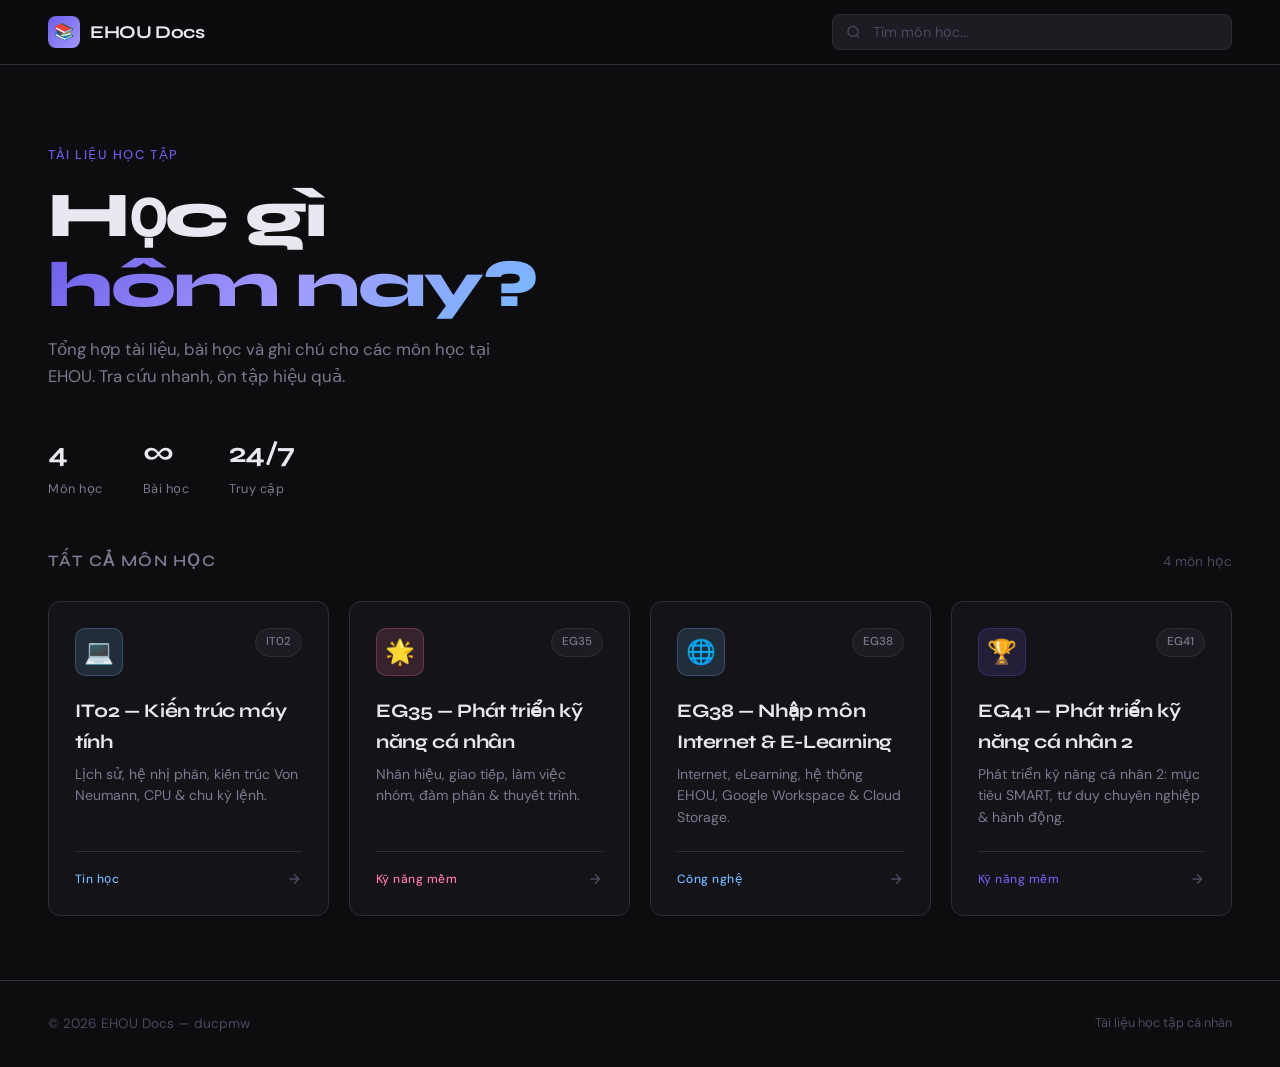
<file: index.html>
<!DOCTYPE html>
<html lang="vi">
<head>
  <meta charset="UTF-8" />
  <meta name="viewport" content="width=device-width, initial-scale=1.0" />
  <title>EHOU Docs — Tài liệu học tập</title>
  <meta name="description" content="Website tài liệu học tập cá nhân — ôn tập nhanh, tra cứu dễ." />
  <link rel="icon" href="data:image/svg+xml,<svg xmlns='http://www.w3.org/2000/svg' viewBox='0 0 100 100'><text y='.9em' font-size='90'>📚</text></svg>" />
  <link rel="stylesheet" href="assets/css/global.css" />
  <link rel="stylesheet" href="assets/css/home.css" />
</head>
<body>

<header class="site-header">
  <div class="header-inner">
    <a href="/" class="logo">
      <div class="logo-icon">📚</div>
      EHOU Docs
    </a>
    <div class="search-wrapper">
      <svg class="search-icon" width="15" height="15" viewBox="0 0 24 24" fill="none" stroke="currentColor" stroke-width="2">
        <circle cx="11" cy="11" r="8"/><path d="m21 21-4.35-4.35"/>
      </svg>
      <input type="text" id="search-input" placeholder="Tìm môn học..." autocomplete="off" spellcheck="false" />
    </div>
  </div>
</header>

<main>
  <section class="hero">
    <p class="hero-eyebrow">Tài liệu học tập</p>
    <h1 class="hero-title">Học gì<br /><span>hôm nay?</span></h1>
    <p class="hero-sub">Tổng hợp tài liệu, bài học và ghi chú cho các môn học tại EHOU. Tra cứu nhanh, ôn tập hiệu quả.</p>
    <div class="stats-row">
      <div class="stat">
        <span class="stat-number" id="stat-subjects">0</span>
        <span class="stat-label">Môn học</span>
      </div>
      <div class="stat">
        <span class="stat-number">∞</span>
        <span class="stat-label">Bài học</span>
      </div>
      <div class="stat">
        <span class="stat-number">24/7</span>
        <span class="stat-label">Truy cập</span>
      </div>
    </div>
  </section>

  <section class="subjects-section">
    <div class="section-header">
      <span class="section-title">Tất cả môn học</span>
      <span id="subjects-count"></span>
    </div>

    <div class="subjects-grid" id="subjects-grid">

      <!-- IT02 Kiến trúc máy tính -->
      <a href="subjects/it02.html" class="subject-card" style="--card-accent: var(--accent-cs)">
        <div class="card-top">
          <div class="card-icon">💻</div>
          <span class="card-badge">IT02</span>
        </div>
        <div class="card-name">IT02 — Kiến trúc máy tính</div>
        <div class="card-desc">Lịch sử, hệ nhị phân, kiến trúc Von Neumann, CPU & chu kỳ lệnh.</div>
        <div class="card-footer">
          <span class="card-tag">Tin học</span>
          <svg class="card-arrow" width="16" height="16" viewBox="0 0 24 24" fill="none" stroke="currentColor" stroke-width="2"><path d="M5 12h14M12 5l7 7-7 7"/></svg>
        </div>
      </a>

      <!-- EG35 Phát triển kỹ năng cá nhân -->
      <a href="subjects/eg35.html" class="subject-card" style="--card-accent: var(--accent-chemistry)">
        <div class="card-top">
          <div class="card-icon">🌟</div>
          <span class="card-badge">EG35</span>
        </div>
        <div class="card-name">EG35 — Phát triển kỹ năng cá nhân</div>
        <div class="card-desc">Nhân hiệu, giao tiếp, làm việc nhóm, đàm phán & thuyết trình.</div>
        <div class="card-footer">
          <span class="card-tag">Kỹ năng mềm</span>
          <svg class="card-arrow" width="16" height="16" viewBox="0 0 24 24" fill="none" stroke="currentColor" stroke-width="2"><path d="M5 12h14M12 5l7 7-7 7"/></svg>
        </div>
      </a>

      <!-- EG38 Nhập môn Internet & E-Learning -->
      <a href="subjects/eg38.html" class="subject-card" style="--card-accent: var(--accent-cs)">
        <div class="card-top">
          <div class="card-icon">🌐</div>
          <span class="card-badge">EG38</span>
        </div>
        <div class="card-name">EG38 — Nhập môn Internet & E-Learning</div>
        <div class="card-desc">Internet, eLearning, hệ thống EHOU, Google Workspace & Cloud Storage.</div>
        <div class="card-footer">
          <span class="card-tag">Công nghệ</span>
          <svg class="card-arrow" width="16" height="16" viewBox="0 0 24 24" fill="none" stroke="currentColor" stroke-width="2"><path d="M5 12h14M12 5l7 7-7 7"/></svg>
        </div>
      </a>

      <!-- EG41 Hành trình chinh phục sự chuyên nghiệp -->
      <a href="subjects/eg41.html" class="subject-card" style="--card-accent: var(--accent-math)">
        <div class="card-top">
          <div class="card-icon">🏆</div>
          <span class="card-badge">EG41</span>
        </div>
        <div class="card-name">EG41 — Phát triển kỹ năng cá nhân 2</div>
        <div class="card-desc">Phát triển kỹ năng cá nhân 2: mục tiêu SMART, tư duy chuyên nghiệp & hành động.</div>
        <div class="card-footer">
          <span class="card-tag">Kỹ năng mềm</span>
          <svg class="card-arrow" width="16" height="16" viewBox="0 0 24 24" fill="none" stroke="currentColor" stroke-width="2"><path d="M5 12h14M12 5l7 7-7 7"/></svg>
        </div>
      </a>

    </div>

    <div class="no-results">
      <div class="no-results-icon">🔍</div>
      <h3>Không tìm thấy</h3>
      <p>Thử từ khóa khác hoặc kiểm tra chính tả.</p>
    </div>
  </section>
</main>

<footer class="site-footer">
  <div class="footer-inner">
    <span class="footer-copy">© <span id="footer-year"></span> EHOU Docs — ducpmw</span>
    <span class="footer-meta">Tài liệu học tập cá nhân</span>
  </div>
</footer>

<script src="assets/js/main.js"></script>
<script>
  document.getElementById('footer-year').textContent = new Date().getFullYear();
  const cards = document.querySelectorAll('.subject-card');
  document.getElementById('stat-subjects').textContent = cards.length;
  document.getElementById('subjects-count').textContent = `${cards.length} môn học`;
</script>

</body>
</html>
</file>
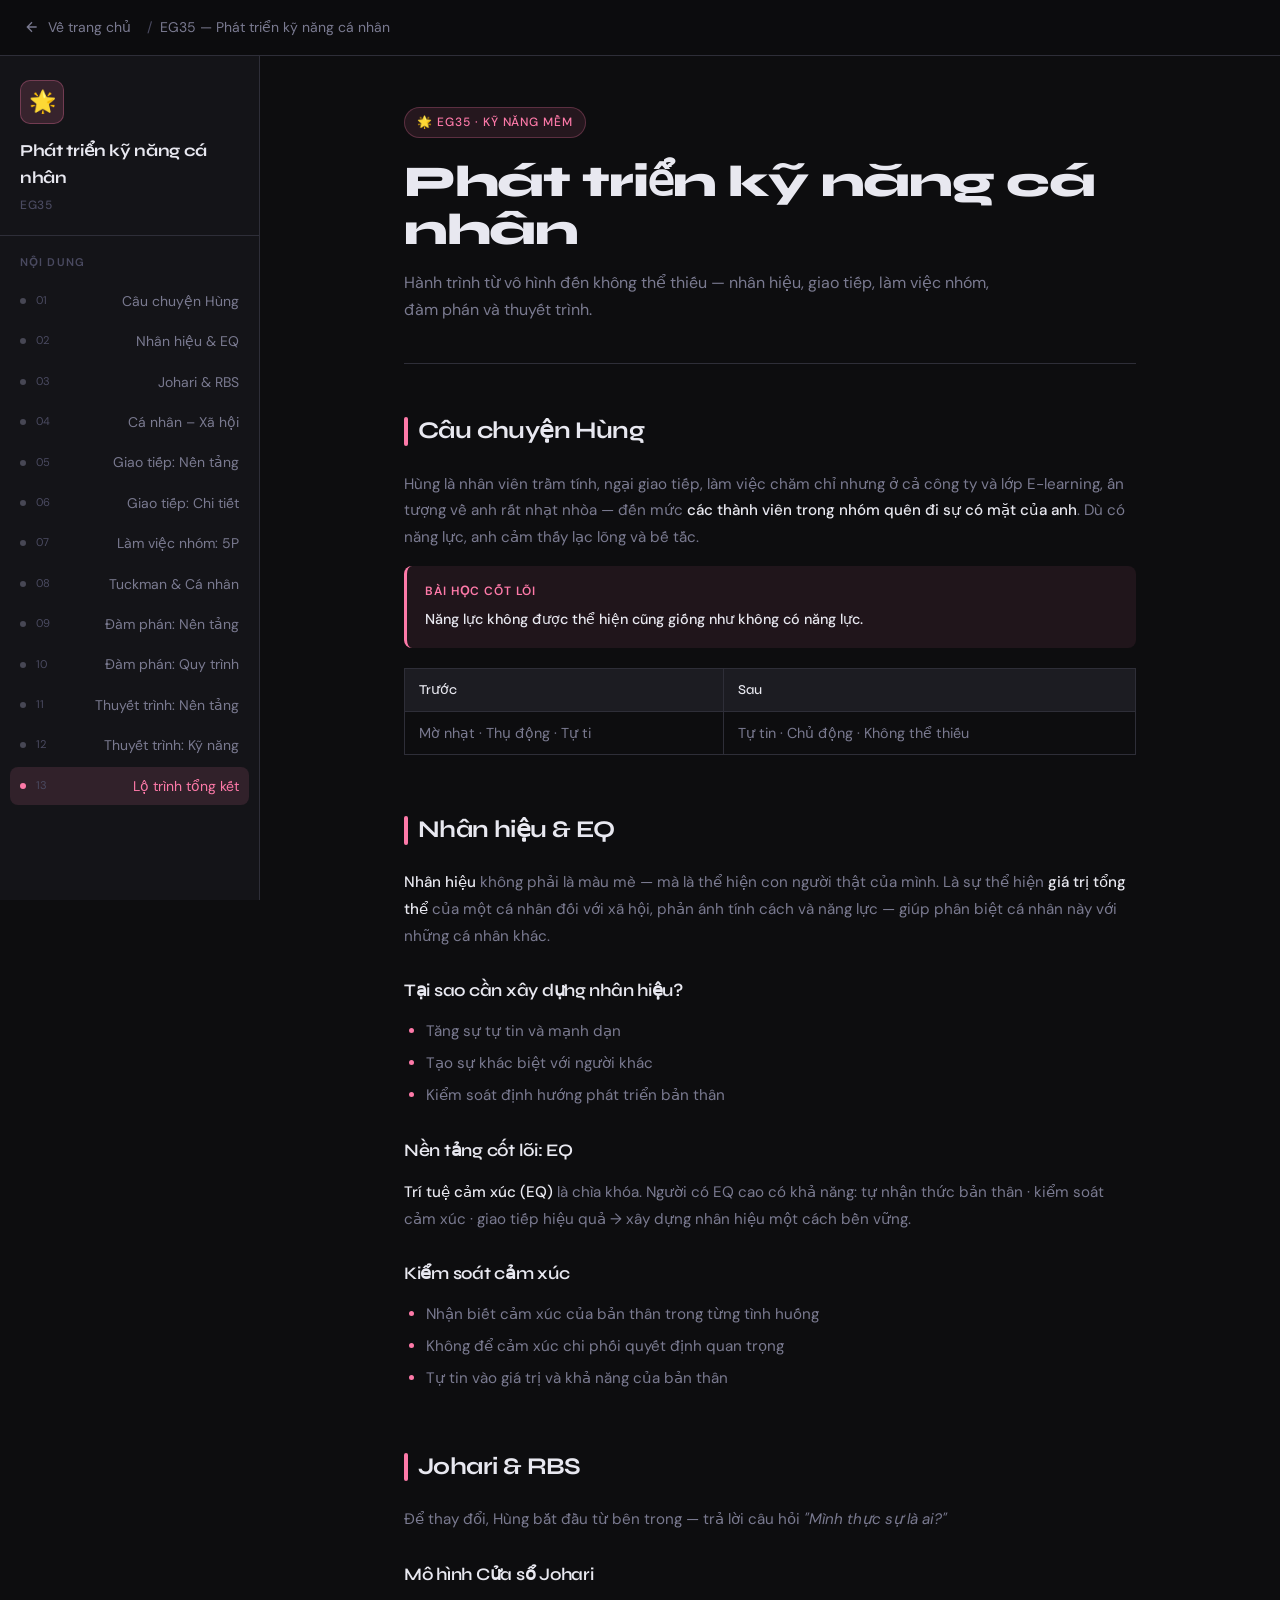
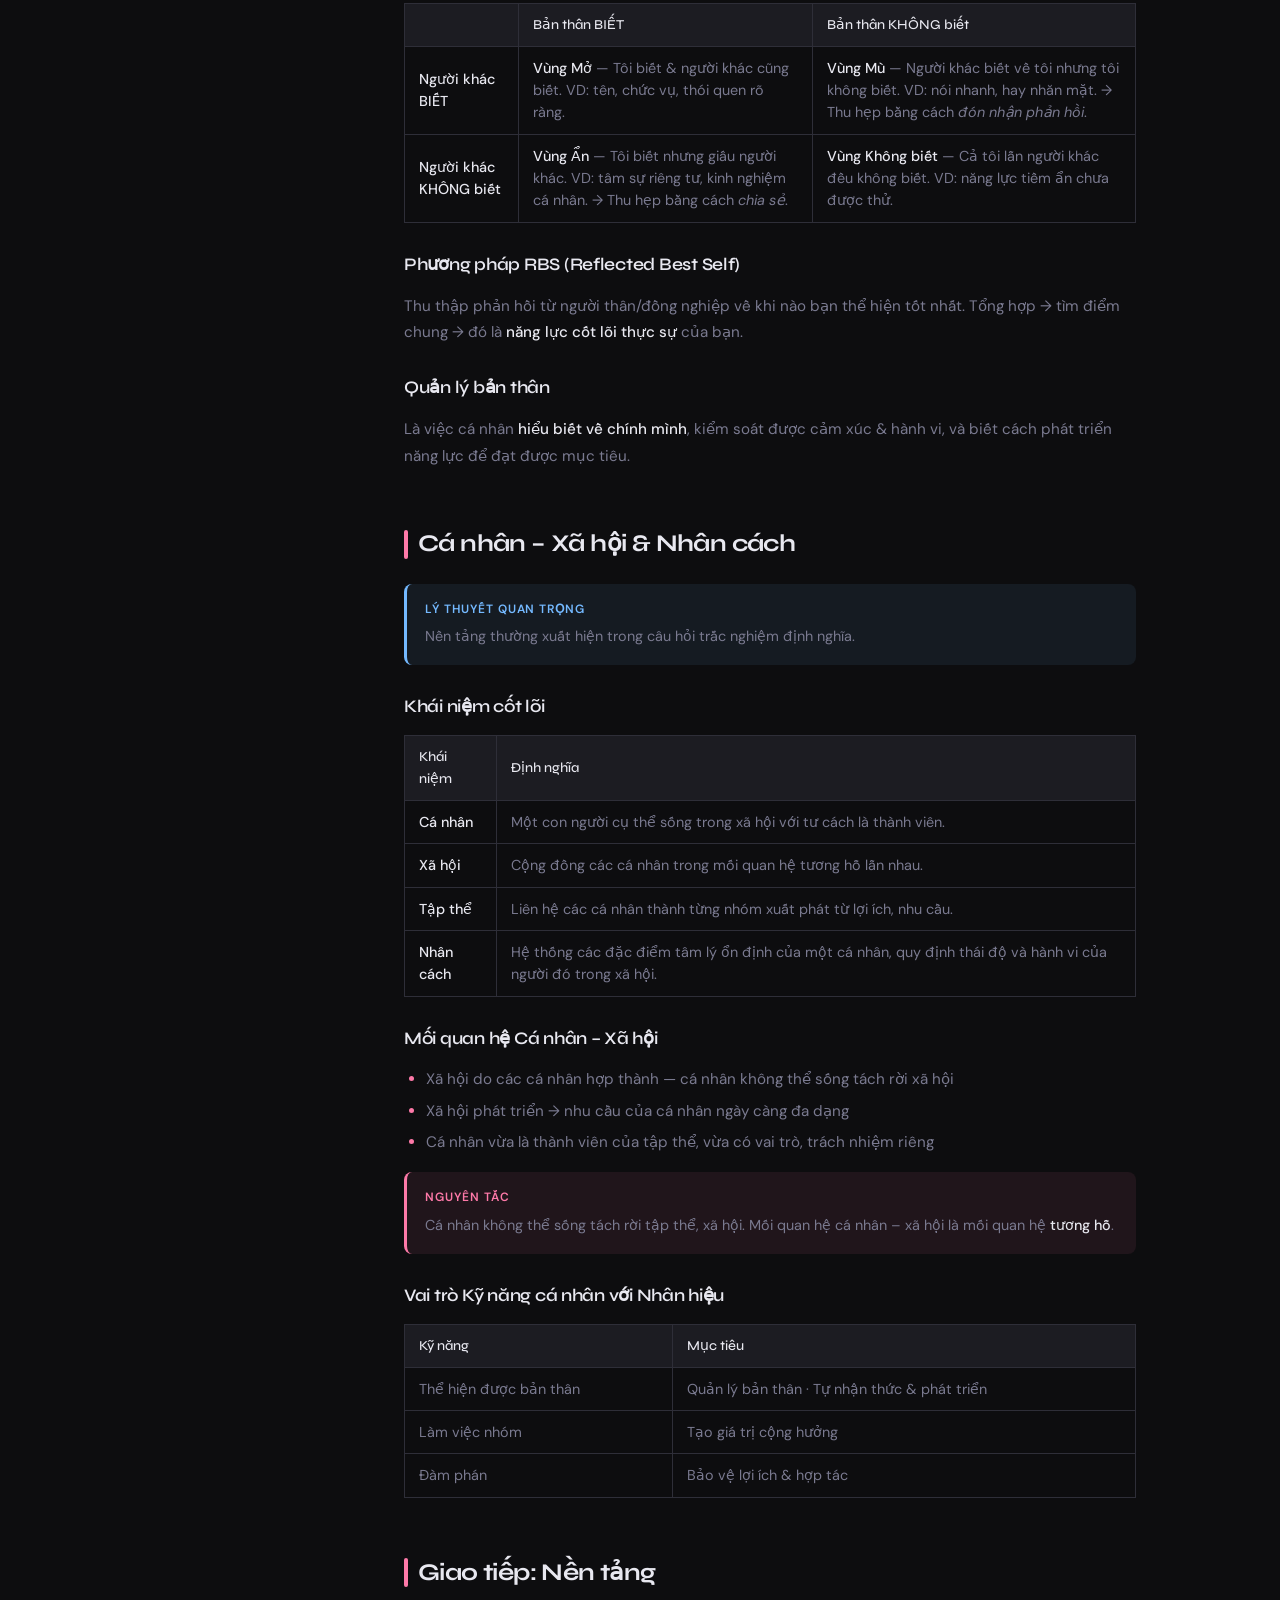
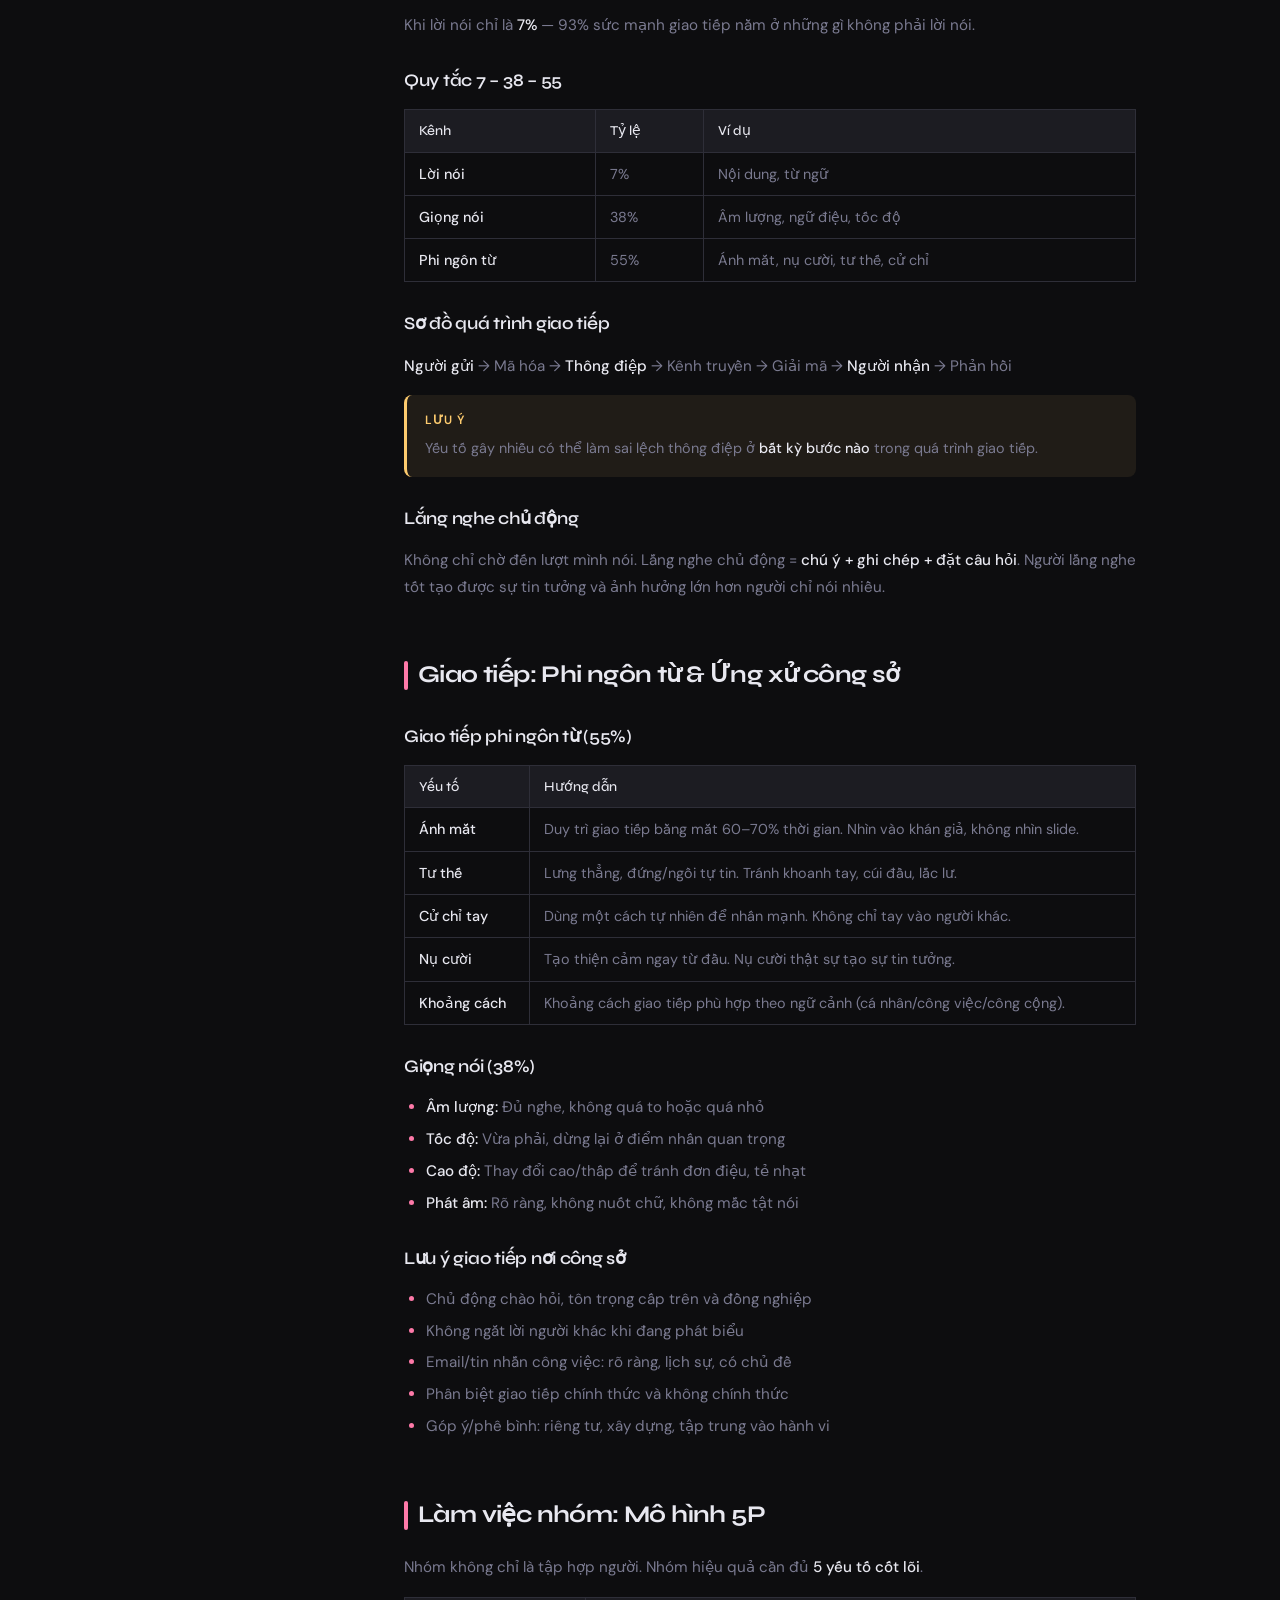
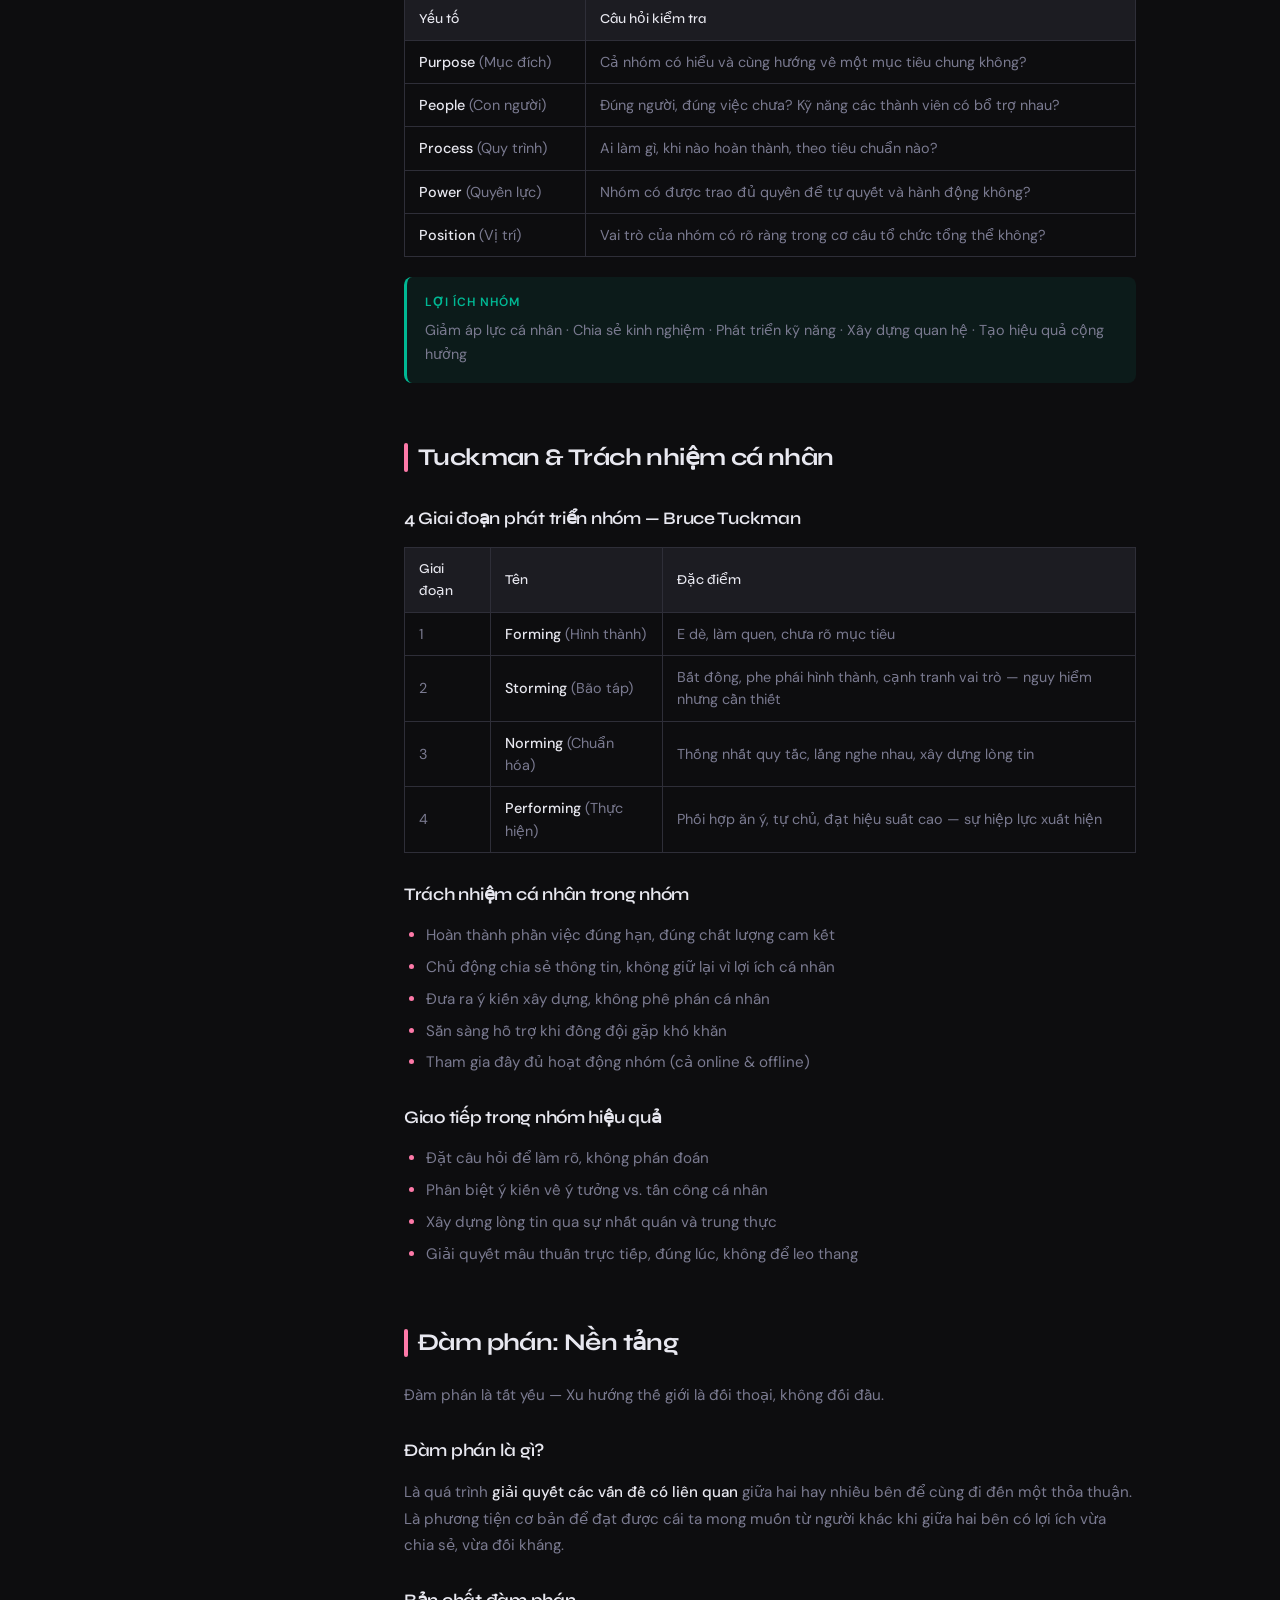
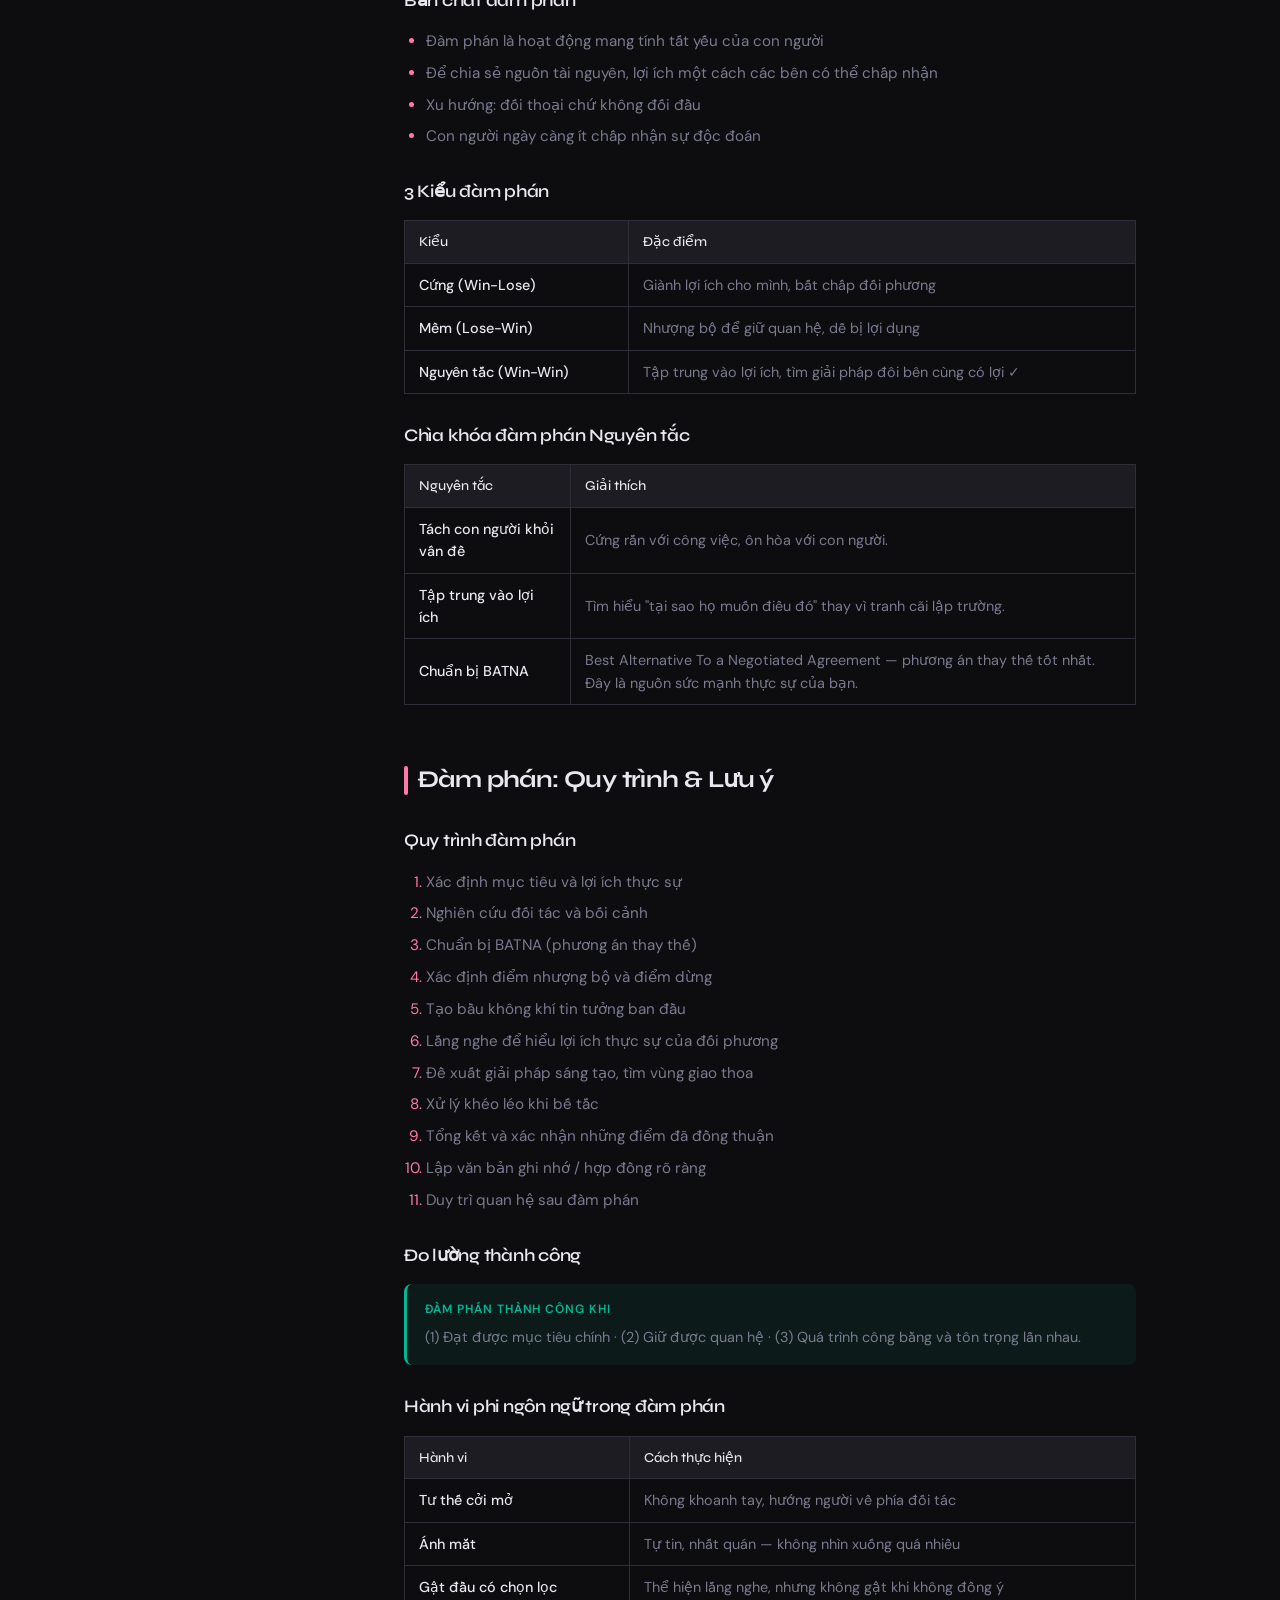
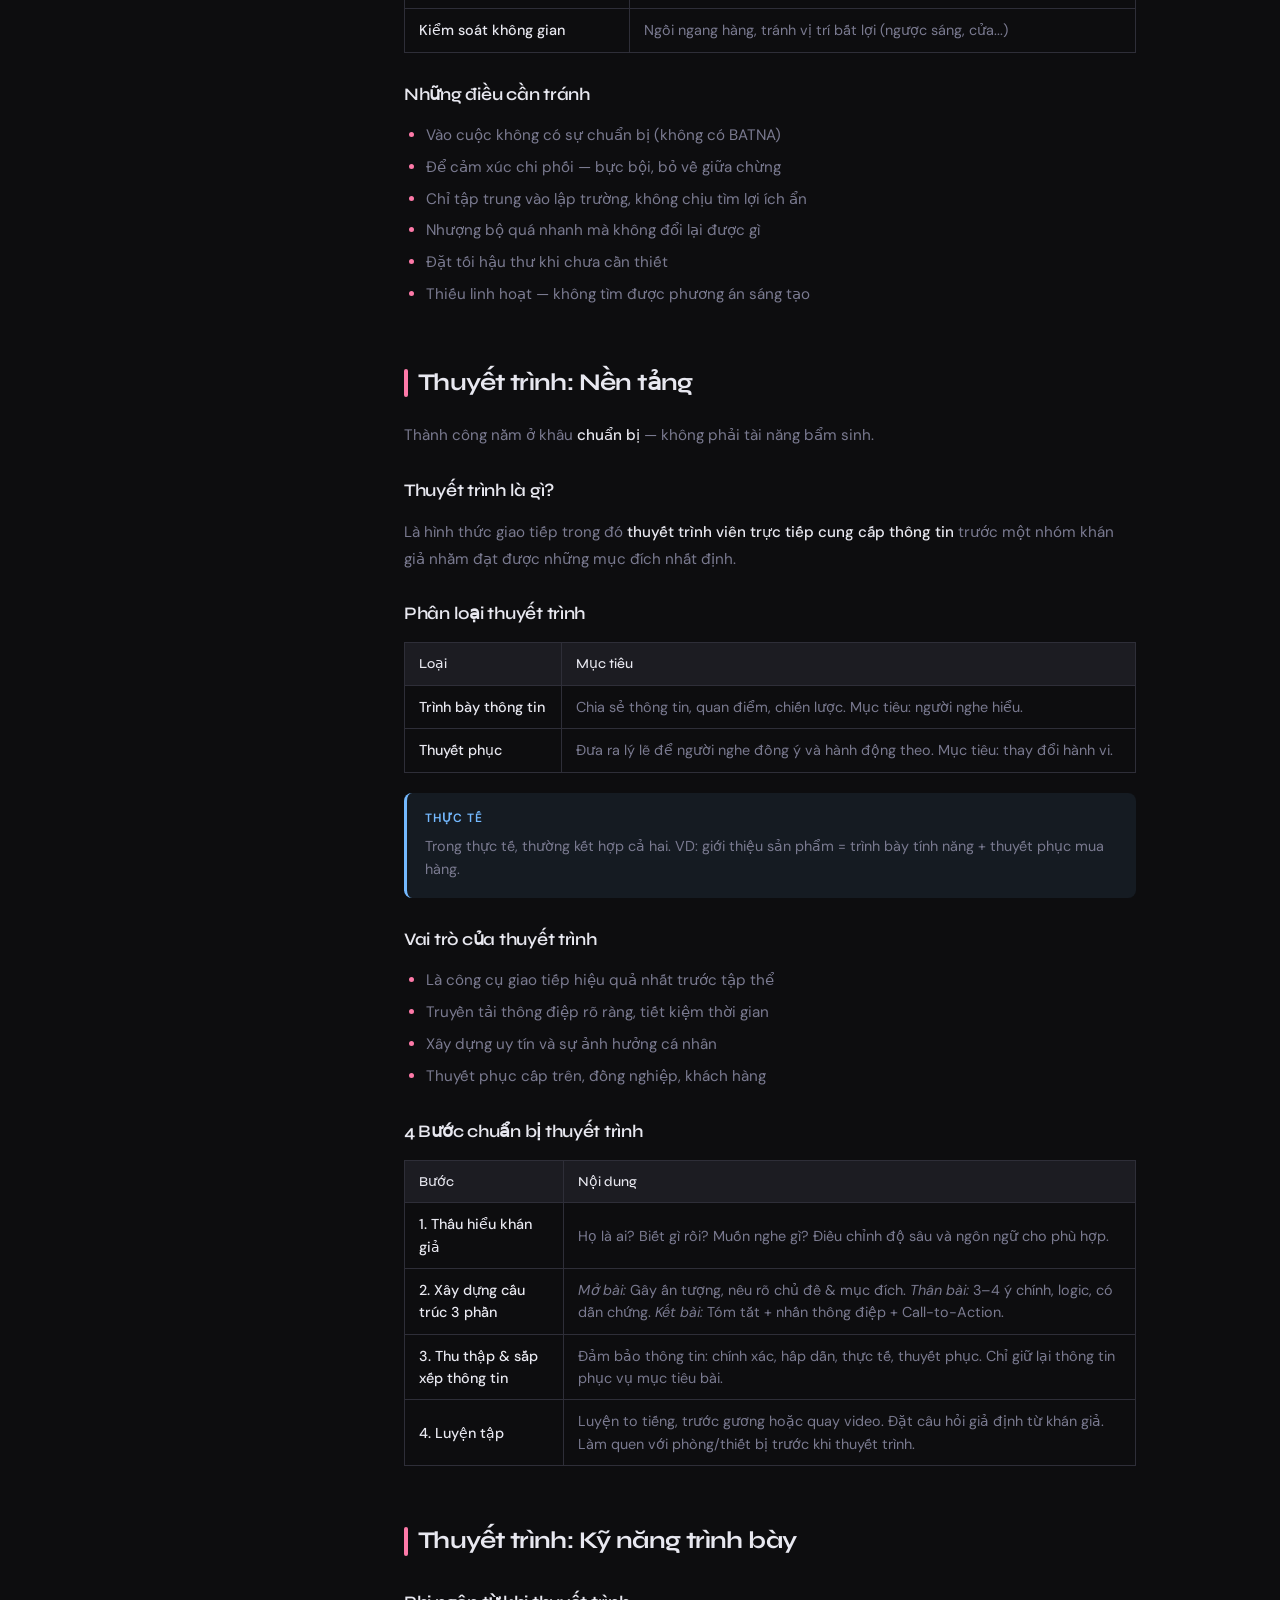
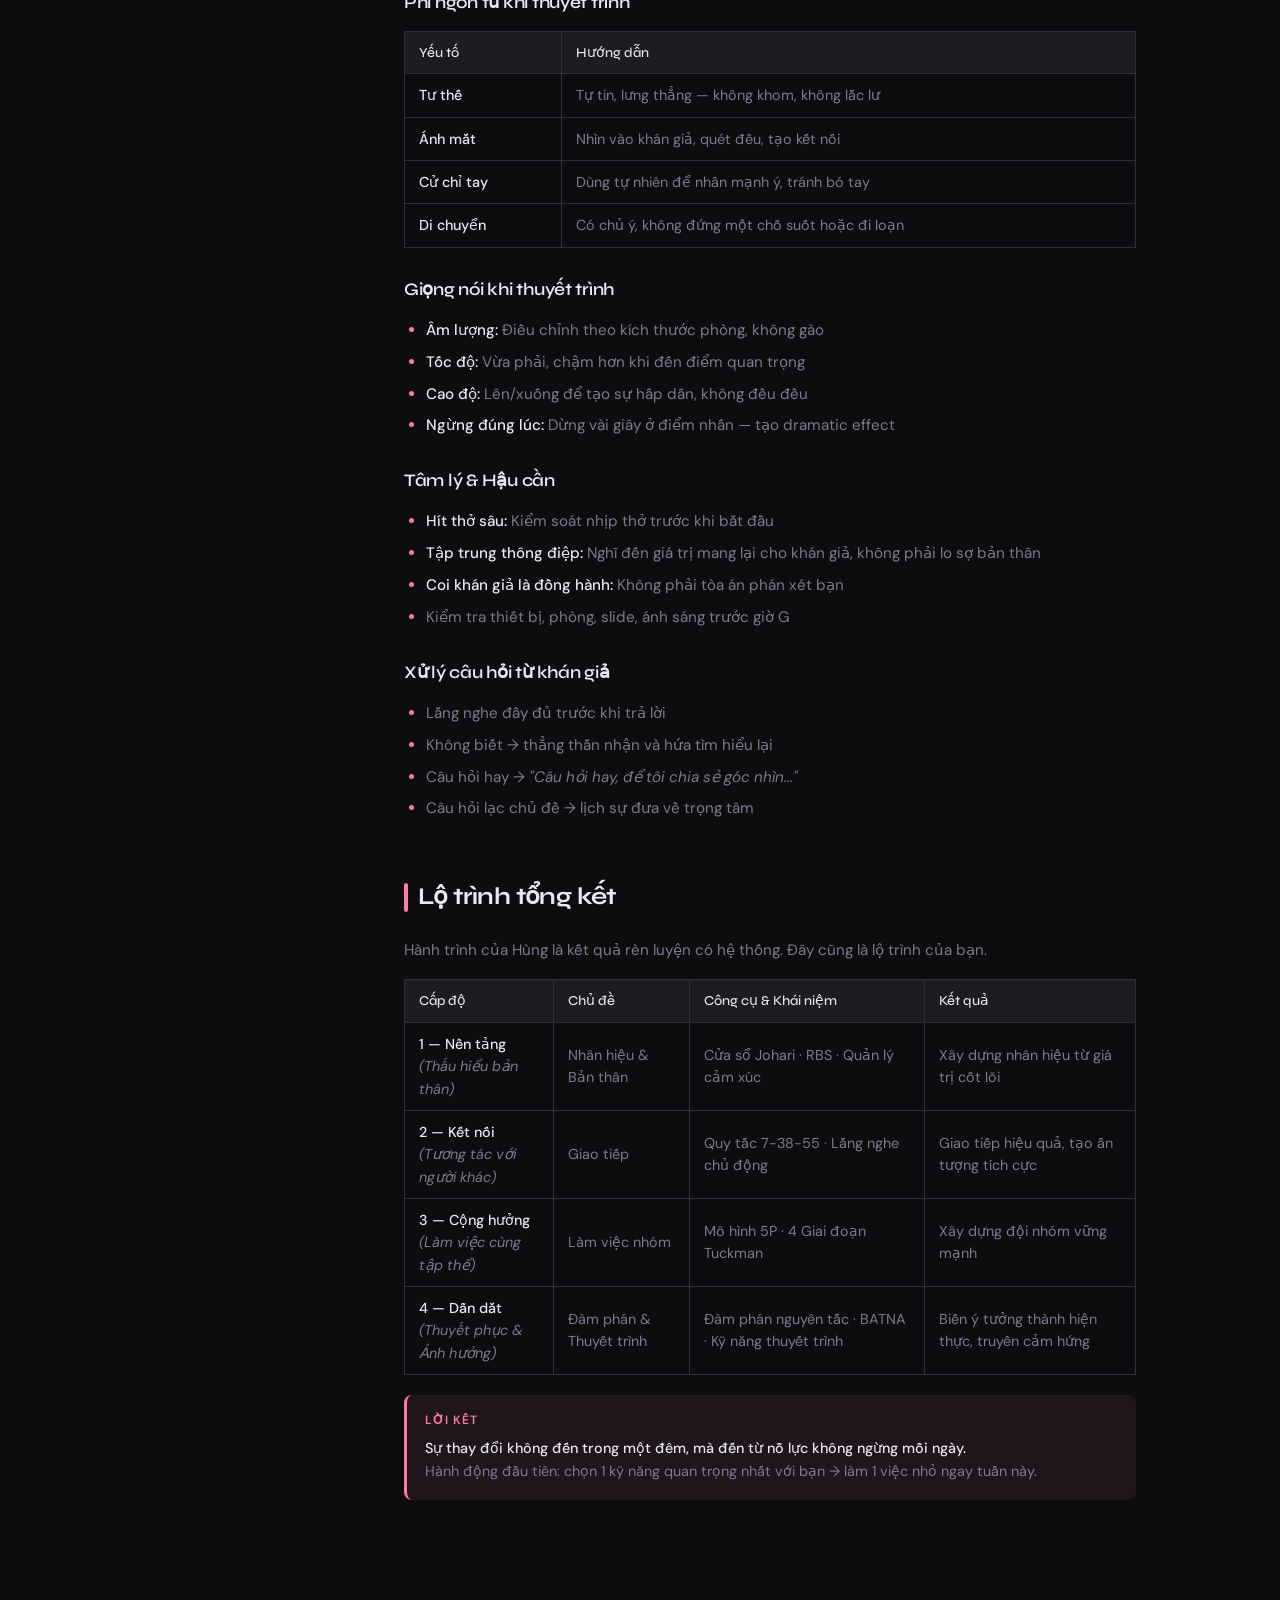
<file: subjects/eg35.html>
<!DOCTYPE html>
<html lang="vi">
<head>
  <meta charset="UTF-8" />
  <meta name="viewport" content="width=device-width, initial-scale=1.0" />
  <title>EG35 — Phát triển kỹ năng cá nhân</title>
  <link rel="icon" href="data:image/svg+xml,<svg xmlns='http://www.w3.org/2000/svg' viewBox='0 0 100 100'><text y='.9em' font-size='90'>🌟</text></svg>" />
  <link rel="stylesheet" href="../assets/css/global.css" />
  <link rel="stylesheet" href="../assets/css/subject.css" />
  <style>:root { --subject-accent: var(--accent-chemistry); }</style>
</head>
<body>

<div class="subject-layout">

  <nav class="subject-topbar">
    <a href="../index.html" class="back-btn">
      <svg width="16" height="16" viewBox="0 0 24 24" fill="none" stroke="currentColor" stroke-width="2"><path d="M19 12H5M12 5l-7 7 7 7"/></svg>
      Về trang chủ
    </a>
    <div class="topbar-breadcrumb">
      <span class="sep">/</span>
      <span class="topbar-subject-name">EG35 — Phát triển kỹ năng cá nhân</span>
    </div>
  </nav>

  <button class="mobile-toc-toggle" id="mobile-toc-toggle">
    <svg width="14" height="14" viewBox="0 0 24 24" fill="none" stroke="currentColor" stroke-width="2" class="toggle-icon" style="transition:transform .2s"><path d="M3 12h18M3 6h18M3 18h18"/></svg>
    <span class="toggle-label">Mục lục</span>
  </button>

  <aside class="subject-sidebar">
    <div class="sidebar-inner">
      <div class="subject-header-sidebar">
        <div class="subject-icon-big">🌟</div>
        <div class="subject-name-sidebar">Phát triển kỹ năng cá nhân</div>
        <div class="subject-code-sidebar">EG35</div>
      </div>
      <div class="toc-label">Nội dung</div>
      <ul class="toc-list">
        <li class="toc-item"><span class="toc-link active" data-section="story"><span class="toc-dot"></span><span class="toc-num">01</span>Câu chuyện Hùng</span></li>
        <li class="toc-item"><span class="toc-link" data-section="nhan-hieu"><span class="toc-dot"></span><span class="toc-num">02</span>Nhân hiệu & EQ</span></li>
        <li class="toc-item"><span class="toc-link" data-section="johari"><span class="toc-dot"></span><span class="toc-num">03</span>Johari & RBS</span></li>
        <li class="toc-item"><span class="toc-link" data-section="ca-nhan-xa-hoi"><span class="toc-dot"></span><span class="toc-num">04</span>Cá nhân – Xã hội</span></li>
        <li class="toc-item"><span class="toc-link" data-section="giao-tiep-nen"><span class="toc-dot"></span><span class="toc-num">05</span>Giao tiếp: Nền tảng</span></li>
        <li class="toc-item"><span class="toc-link" data-section="giao-tiep-chi-tiet"><span class="toc-dot"></span><span class="toc-num">06</span>Giao tiếp: Chi tiết</span></li>
        <li class="toc-item"><span class="toc-link" data-section="nhom-5p"><span class="toc-dot"></span><span class="toc-num">07</span>Làm việc nhóm: 5P</span></li>
        <li class="toc-item"><span class="toc-link" data-section="tuckman"><span class="toc-dot"></span><span class="toc-num">08</span>Tuckman & Cá nhân</span></li>
        <li class="toc-item"><span class="toc-link" data-section="dam-phan-nen"><span class="toc-dot"></span><span class="toc-num">09</span>Đàm phán: Nền tảng</span></li>
        <li class="toc-item"><span class="toc-link" data-section="dam-phan-quy-trinh"><span class="toc-dot"></span><span class="toc-num">10</span>Đàm phán: Quy trình</span></li>
        <li class="toc-item"><span class="toc-link" data-section="thuyet-trinh-nen"><span class="toc-dot"></span><span class="toc-num">11</span>Thuyết trình: Nền tảng</span></li>
        <li class="toc-item"><span class="toc-link" data-section="thuyet-trinh-ky-nang"><span class="toc-dot"></span><span class="toc-num">12</span>Thuyết trình: Kỹ năng</span></li>
        <li class="toc-item"><span class="toc-link" data-section="lo-trinh"><span class="toc-dot"></span><span class="toc-num">13</span>Lộ trình tổng kết</span></li>
      </ul>
    </div>
  </aside>

  <main class="subject-content">

    <div class="content-hero">
      <span class="content-hero-badge">🌟 EG35 · Kỹ năng mềm</span>
      <h1 class="content-hero-title">Phát triển kỹ năng cá nhân</h1>
      <p class="content-hero-desc">Hành trình từ vô hình đến không thể thiếu — nhân hiệu, giao tiếp, làm việc nhóm, đàm phán và thuyết trình.</p>
    </div>

    <!-- 01 Câu chuyện Hùng -->
    <div class="content-section" id="story">
      <h2>Câu chuyện Hùng</h2>
      <p>Hùng là nhân viên trầm tính, ngại giao tiếp, làm việc chăm chỉ nhưng ở cả công ty và lớp E-learning, ấn tượng về anh rất nhạt nhòa — đến mức <strong>các thành viên trong nhóm quên đi sự có mặt của anh</strong>. Dù có năng lực, anh cảm thấy lạc lõng và bế tắc.</p>
      <div class="key-box">
        <span class="box-label">Bài học cốt lõi</span>
        <strong>Năng lực không được thể hiện cũng giống như không có năng lực.</strong>
      </div>
      <table>
        <thead><tr><th>Trước</th><th>Sau</th></tr></thead>
        <tbody>
          <tr><td>Mờ nhạt · Thụ động · Tự ti</td><td>Tự tin · Chủ động · Không thể thiếu</td></tr>
        </tbody>
      </table>
    </div>

    <!-- 02 Nhân hiệu & EQ -->
    <div class="content-section" id="nhan-hieu">
      <h2>Nhân hiệu & EQ</h2>
      <p><strong>Nhân hiệu</strong> không phải là màu mè — mà là thể hiện con người thật của mình. Là sự thể hiện <strong>giá trị tổng thể</strong> của một cá nhân đối với xã hội, phản ánh tính cách và năng lực — giúp phân biệt cá nhân này với những cá nhân khác.</p>

      <h3>Tại sao cần xây dựng nhân hiệu?</h3>
      <ul>
        <li>Tăng sự tự tin và mạnh dạn</li>
        <li>Tạo sự khác biệt với người khác</li>
        <li>Kiểm soát định hướng phát triển bản thân</li>
      </ul>

      <h3>Nền tảng cốt lõi: EQ</h3>
      <p><strong>Trí tuệ cảm xúc (EQ)</strong> là chìa khóa. Người có EQ cao có khả năng: tự nhận thức bản thân · kiểm soát cảm xúc · giao tiếp hiệu quả → xây dựng nhân hiệu một cách bền vững.</p>

      <h3>Kiểm soát cảm xúc</h3>
      <ul>
        <li>Nhận biết cảm xúc của bản thân trong từng tình huống</li>
        <li>Không để cảm xúc chi phối quyết định quan trọng</li>
        <li>Tự tin vào giá trị và khả năng của bản thân</li>
      </ul>
    </div>

    <!-- 03 Johari & RBS -->
    <div class="content-section" id="johari">
      <h2>Johari & RBS</h2>
      <p>Để thay đổi, Hùng bắt đầu từ bên trong — trả lời câu hỏi <em>"Mình thực sự là ai?"</em></p>

      <h3>Mô hình Cửa sổ Johari</h3>
      <table>
        <thead>
          <tr><th></th><th>Bản thân BIẾT</th><th>Bản thân KHÔNG biết</th></tr>
        </thead>
        <tbody>
          <tr>
            <td><strong>Người khác BIẾT</strong></td>
            <td><strong>Vùng Mở</strong> — Tôi biết & người khác cũng biết. VD: tên, chức vụ, thói quen rõ ràng.</td>
            <td><strong>Vùng Mù</strong> — Người khác biết về tôi nhưng tôi không biết. VD: nói nhanh, hay nhăn mặt. → Thu hẹp bằng cách <em>đón nhận phản hồi</em>.</td>
          </tr>
          <tr>
            <td><strong>Người khác KHÔNG biết</strong></td>
            <td><strong>Vùng Ẩn</strong> — Tôi biết nhưng giấu người khác. VD: tâm sự riêng tư, kinh nghiệm cá nhân. → Thu hẹp bằng cách <em>chia sẻ</em>.</td>
            <td><strong>Vùng Không biết</strong> — Cả tôi lẫn người khác đều không biết. VD: năng lực tiềm ẩn chưa được thử.</td>
          </tr>
        </tbody>
      </table>

      <h3>Phương pháp RBS (Reflected Best Self)</h3>
      <p>Thu thập phản hồi từ người thân/đồng nghiệp về khi nào bạn thể hiện tốt nhất. Tổng hợp → tìm điểm chung → đó là <strong>năng lực cốt lõi thực sự</strong> của bạn.</p>

      <h3>Quản lý bản thân</h3>
      <p>Là việc cá nhân <strong>hiểu biết về chính mình</strong>, kiểm soát được cảm xúc & hành vi, và biết cách phát triển năng lực để đạt được mục tiêu.</p>
    </div>

    <!-- 04 Cá nhân – Xã hội -->
    <div class="content-section" id="ca-nhan-xa-hoi">
      <h2>Cá nhân – Xã hội & Nhân cách</h2>
      <div class="note-box">
        <span class="box-label">Lý thuyết quan trọng</span>
        Nền tảng thường xuất hiện trong câu hỏi trắc nghiệm định nghĩa.
      </div>

      <h3>Khái niệm cốt lõi</h3>
      <table>
        <thead><tr><th>Khái niệm</th><th>Định nghĩa</th></tr></thead>
        <tbody>
          <tr><td><strong>Cá nhân</strong></td><td>Một con người cụ thể sống trong xã hội với tư cách là thành viên.</td></tr>
          <tr><td><strong>Xã hội</strong></td><td>Cộng đồng các cá nhân trong mối quan hệ tương hỗ lẫn nhau.</td></tr>
          <tr><td><strong>Tập thể</strong></td><td>Liên hệ các cá nhân thành từng nhóm xuất phát từ lợi ích, nhu cầu.</td></tr>
          <tr><td><strong>Nhân cách</strong></td><td>Hệ thống các đặc điểm tâm lý ổn định của một cá nhân, quy định thái độ và hành vi của người đó trong xã hội.</td></tr>
        </tbody>
      </table>

      <h3>Mối quan hệ Cá nhân – Xã hội</h3>
      <ul>
        <li>Xã hội do các cá nhân hợp thành — cá nhân không thể sống tách rời xã hội</li>
        <li>Xã hội phát triển → nhu cầu của cá nhân ngày càng đa dạng</li>
        <li>Cá nhân vừa là thành viên của tập thể, vừa có vai trò, trách nhiệm riêng</li>
      </ul>
      <div class="key-box">
        <span class="box-label">Nguyên tắc</span>
        Cá nhân không thể sống tách rời tập thể, xã hội. Mối quan hệ cá nhân – xã hội là mối quan hệ <strong>tương hỗ</strong>.
      </div>

      <h3>Vai trò Kỹ năng cá nhân với Nhân hiệu</h3>
      <table>
        <thead><tr><th>Kỹ năng</th><th>Mục tiêu</th></tr></thead>
        <tbody>
          <tr><td>Thể hiện được bản thân</td><td>Quản lý bản thân · Tự nhận thức & phát triển</td></tr>
          <tr><td>Làm việc nhóm</td><td>Tạo giá trị cộng hưởng</td></tr>
          <tr><td>Đàm phán</td><td>Bảo vệ lợi ích & hợp tác</td></tr>
        </tbody>
      </table>
    </div>

    <!-- 05 Giao tiếp: Nền tảng -->
    <div class="content-section" id="giao-tiep-nen">
      <h2>Giao tiếp: Nền tảng</h2>
      <p>Khi lời nói chỉ là <strong>7%</strong> — 93% sức mạnh giao tiếp nằm ở những gì không phải lời nói.</p>

      <h3>Quy tắc 7 – 38 – 55</h3>
      <table>
        <thead><tr><th>Kênh</th><th>Tỷ lệ</th><th>Ví dụ</th></tr></thead>
        <tbody>
          <tr><td><strong>Lời nói</strong></td><td>7%</td><td>Nội dung, từ ngữ</td></tr>
          <tr><td><strong>Giọng nói</strong></td><td>38%</td><td>Âm lượng, ngữ điệu, tốc độ</td></tr>
          <tr><td><strong>Phi ngôn từ</strong></td><td>55%</td><td>Ánh mắt, nụ cười, tư thế, cử chỉ</td></tr>
        </tbody>
      </table>

      <h3>Sơ đồ quá trình giao tiếp</h3>
      <p><strong>Người gửi</strong> → Mã hóa → <strong>Thông điệp</strong> → Kênh truyền → Giải mã → <strong>Người nhận</strong> → Phản hồi</p>
      <div class="warn-box">
        <span class="box-label">Lưu ý</span>
        Yếu tố gây nhiễu có thể làm sai lệch thông điệp ở <strong>bất kỳ bước nào</strong> trong quá trình giao tiếp.
      </div>

      <h3>Lắng nghe chủ động</h3>
      <p>Không chỉ chờ đến lượt mình nói. Lắng nghe chủ động = <strong>chú ý + ghi chép + đặt câu hỏi</strong>. Người lắng nghe tốt tạo được sự tin tưởng và ảnh hưởng lớn hơn người chỉ nói nhiều.</p>
    </div>

    <!-- 06 Giao tiếp: Chi tiết -->
    <div class="content-section" id="giao-tiep-chi-tiet">
      <h2>Giao tiếp: Phi ngôn từ & Ứng xử công sở</h2>

      <h3>Giao tiếp phi ngôn từ (55%)</h3>
      <table>
        <thead><tr><th>Yếu tố</th><th>Hướng dẫn</th></tr></thead>
        <tbody>
          <tr><td><strong>Ánh mắt</strong></td><td>Duy trì giao tiếp bằng mắt 60–70% thời gian. Nhìn vào khán giả, không nhìn slide.</td></tr>
          <tr><td><strong>Tư thế</strong></td><td>Lưng thẳng, đứng/ngồi tự tin. Tránh khoanh tay, cúi đầu, lắc lư.</td></tr>
          <tr><td><strong>Cử chỉ tay</strong></td><td>Dùng một cách tự nhiên để nhấn mạnh. Không chỉ tay vào người khác.</td></tr>
          <tr><td><strong>Nụ cười</strong></td><td>Tạo thiện cảm ngay từ đầu. Nụ cười thật sự tạo sự tin tưởng.</td></tr>
          <tr><td><strong>Khoảng cách</strong></td><td>Khoảng cách giao tiếp phù hợp theo ngữ cảnh (cá nhân/công việc/công cộng).</td></tr>
        </tbody>
      </table>

      <h3>Giọng nói (38%)</h3>
      <ul>
        <li><strong>Âm lượng:</strong> Đủ nghe, không quá to hoặc quá nhỏ</li>
        <li><strong>Tốc độ:</strong> Vừa phải, dừng lại ở điểm nhấn quan trọng</li>
        <li><strong>Cao độ:</strong> Thay đổi cao/thấp để tránh đơn điệu, tẻ nhạt</li>
        <li><strong>Phát âm:</strong> Rõ ràng, không nuốt chữ, không mắc tật nói</li>
      </ul>

      <h3>Lưu ý giao tiếp nơi công sở</h3>
      <ul>
        <li>Chủ động chào hỏi, tôn trọng cấp trên và đồng nghiệp</li>
        <li>Không ngắt lời người khác khi đang phát biểu</li>
        <li>Email/tin nhắn công việc: rõ ràng, lịch sự, có chủ đề</li>
        <li>Phân biệt giao tiếp chính thức và không chính thức</li>
        <li>Góp ý/phê bình: riêng tư, xây dựng, tập trung vào hành vi</li>
      </ul>
    </div>

    <!-- 07 Làm việc nhóm: 5P -->
    <div class="content-section" id="nhom-5p">
      <h2>Làm việc nhóm: Mô hình 5P</h2>
      <p>Nhóm không chỉ là tập hợp người. Nhóm hiệu quả cần đủ <strong>5 yếu tố cốt lõi</strong>.</p>

      <table>
        <thead><tr><th>Yếu tố</th><th>Câu hỏi kiểm tra</th></tr></thead>
        <tbody>
          <tr><td><strong>Purpose</strong> (Mục đích)</td><td>Cả nhóm có hiểu và cùng hướng về một mục tiêu chung không?</td></tr>
          <tr><td><strong>People</strong> (Con người)</td><td>Đúng người, đúng việc chưa? Kỹ năng các thành viên có bổ trợ nhau?</td></tr>
          <tr><td><strong>Process</strong> (Quy trình)</td><td>Ai làm gì, khi nào hoàn thành, theo tiêu chuẩn nào?</td></tr>
          <tr><td><strong>Power</strong> (Quyền lực)</td><td>Nhóm có được trao đủ quyền để tự quyết và hành động không?</td></tr>
          <tr><td><strong>Position</strong> (Vị trí)</td><td>Vai trò của nhóm có rõ ràng trong cơ cấu tổ chức tổng thể không?</td></tr>
        </tbody>
      </table>

      <div class="tip-box">
        <span class="box-label">Lợi ích nhóm</span>
        Giảm áp lực cá nhân · Chia sẻ kinh nghiệm · Phát triển kỹ năng · Xây dựng quan hệ · Tạo hiệu quả cộng hưởng
      </div>
    </div>

    <!-- 08 Tuckman & Cá nhân -->
    <div class="content-section" id="tuckman">
      <h2>Tuckman & Trách nhiệm cá nhân</h2>

      <h3>4 Giai đoạn phát triển nhóm — Bruce Tuckman</h3>
      <table>
        <thead><tr><th>Giai đoạn</th><th>Tên</th><th>Đặc điểm</th></tr></thead>
        <tbody>
          <tr><td>1</td><td><strong>Forming</strong> (Hình thành)</td><td>E dè, làm quen, chưa rõ mục tiêu</td></tr>
          <tr><td>2</td><td><strong>Storming</strong> (Bão táp)</td><td>Bất đồng, phe phái hình thành, cạnh tranh vai trò — nguy hiểm nhưng cần thiết</td></tr>
          <tr><td>3</td><td><strong>Norming</strong> (Chuẩn hóa)</td><td>Thống nhất quy tắc, lắng nghe nhau, xây dựng lòng tin</td></tr>
          <tr><td>4</td><td><strong>Performing</strong> (Thực hiện)</td><td>Phối hợp ăn ý, tự chủ, đạt hiệu suất cao — sự hiệp lực xuất hiện</td></tr>
        </tbody>
      </table>

      <h3>Trách nhiệm cá nhân trong nhóm</h3>
      <ul>
        <li>Hoàn thành phần việc đúng hạn, đúng chất lượng cam kết</li>
        <li>Chủ động chia sẻ thông tin, không giữ lại vì lợi ích cá nhân</li>
        <li>Đưa ra ý kiến xây dựng, không phê phán cá nhân</li>
        <li>Sẵn sàng hỗ trợ khi đồng đội gặp khó khăn</li>
        <li>Tham gia đầy đủ hoạt động nhóm (cả online & offline)</li>
      </ul>

      <h3>Giao tiếp trong nhóm hiệu quả</h3>
      <ul>
        <li>Đặt câu hỏi để làm rõ, không phán đoán</li>
        <li>Phân biệt ý kiến về ý tưởng vs. tấn công cá nhân</li>
        <li>Xây dựng lòng tin qua sự nhất quán và trung thực</li>
        <li>Giải quyết mâu thuẫn trực tiếp, đúng lúc, không để leo thang</li>
      </ul>
    </div>

    <!-- 09 Đàm phán: Nền tảng -->
    <div class="content-section" id="dam-phan-nen">
      <h2>Đàm phán: Nền tảng</h2>
      <p>Đàm phán là tất yếu — Xu hướng thế giới là đối thoại, không đối đầu.</p>

      <h3>Đàm phán là gì?</h3>
      <p>Là quá trình <strong>giải quyết các vấn đề có liên quan</strong> giữa hai hay nhiều bên để cùng đi đến một thỏa thuận. Là phương tiện cơ bản để đạt được cái ta mong muốn từ người khác khi giữa hai bên có lợi ích vừa chia sẻ, vừa đối kháng.</p>

      <h3>Bản chất đàm phán</h3>
      <ul>
        <li>Đàm phán là hoạt động mang tính tất yếu của con người</li>
        <li>Để chia sẻ nguồn tài nguyên, lợi ích một cách các bên có thể chấp nhận</li>
        <li>Xu hướng: đối thoại chứ không đối đầu</li>
        <li>Con người ngày càng ít chấp nhận sự độc đoán</li>
      </ul>

      <h3>3 Kiểu đàm phán</h3>
      <table>
        <thead><tr><th>Kiểu</th><th>Đặc điểm</th></tr></thead>
        <tbody>
          <tr><td><strong>Cứng (Win-Lose)</strong></td><td>Giành lợi ích cho mình, bất chấp đối phương</td></tr>
          <tr><td><strong>Mềm (Lose-Win)</strong></td><td>Nhượng bộ để giữ quan hệ, dễ bị lợi dụng</td></tr>
          <tr><td><strong>Nguyên tắc (Win-Win)</strong></td><td>Tập trung vào lợi ích, tìm giải pháp đôi bên cùng có lợi ✓</td></tr>
        </tbody>
      </table>

      <h3>Chìa khóa đàm phán Nguyên tắc</h3>
      <table>
        <thead><tr><th>Nguyên tắc</th><th>Giải thích</th></tr></thead>
        <tbody>
          <tr><td><strong>Tách con người khỏi vấn đề</strong></td><td>Cứng rắn với công việc, ôn hòa với con người.</td></tr>
          <tr><td><strong>Tập trung vào lợi ích</strong></td><td>Tìm hiểu "tại sao họ muốn điều đó" thay vì tranh cãi lập trường.</td></tr>
          <tr><td><strong>Chuẩn bị BATNA</strong></td><td>Best Alternative To a Negotiated Agreement — phương án thay thế tốt nhất. Đây là nguồn sức mạnh thực sự của bạn.</td></tr>
        </tbody>
      </table>
    </div>

    <!-- 10 Đàm phán: Quy trình -->
    <div class="content-section" id="dam-phan-quy-trinh">
      <h2>Đàm phán: Quy trình & Lưu ý</h2>

      <h3>Quy trình đàm phán</h3>
      <ol>
        <li>Xác định mục tiêu và lợi ích thực sự</li>
        <li>Nghiên cứu đối tác và bối cảnh</li>
        <li>Chuẩn bị BATNA (phương án thay thế)</li>
        <li>Xác định điểm nhượng bộ và điểm dừng</li>
        <li>Tạo bầu không khí tin tưởng ban đầu</li>
        <li>Lắng nghe để hiểu lợi ích thực sự của đối phương</li>
        <li>Đề xuất giải pháp sáng tạo, tìm vùng giao thoa</li>
        <li>Xử lý khéo léo khi bế tắc</li>
        <li>Tổng kết và xác nhận những điểm đã đồng thuận</li>
        <li>Lập văn bản ghi nhớ / hợp đồng rõ ràng</li>
        <li>Duy trì quan hệ sau đàm phán</li>
      </ol>

      <h3>Đo lường thành công</h3>
      <div class="tip-box">
        <span class="box-label">Đàm phán thành công khi</span>
        (1) Đạt được mục tiêu chính · (2) Giữ được quan hệ · (3) Quá trình công bằng và tôn trọng lẫn nhau.
      </div>

      <h3>Hành vi phi ngôn ngữ trong đàm phán</h3>
      <table>
        <thead><tr><th>Hành vi</th><th>Cách thực hiện</th></tr></thead>
        <tbody>
          <tr><td><strong>Tư thế cởi mở</strong></td><td>Không khoanh tay, hướng người về phía đối tác</td></tr>
          <tr><td><strong>Ánh mắt</strong></td><td>Tự tin, nhất quán — không nhìn xuống quá nhiều</td></tr>
          <tr><td><strong>Gật đầu có chọn lọc</strong></td><td>Thể hiện lắng nghe, nhưng không gật khi không đồng ý</td></tr>
          <tr><td><strong>Kiểm soát không gian</strong></td><td>Ngồi ngang hàng, tránh vị trí bất lợi (ngược sáng, cửa...)</td></tr>
        </tbody>
      </table>

      <h3>Những điều cần tránh</h3>
      <ul>
        <li>Vào cuộc không có sự chuẩn bị (không có BATNA)</li>
        <li>Để cảm xúc chi phối — bực bội, bỏ về giữa chừng</li>
        <li>Chỉ tập trung vào lập trường, không chịu tìm lợi ích ẩn</li>
        <li>Nhượng bộ quá nhanh mà không đổi lại được gì</li>
        <li>Đặt tối hậu thư khi chưa cần thiết</li>
        <li>Thiếu linh hoạt — không tìm được phương án sáng tạo</li>
      </ul>
    </div>

    <!-- 11 Thuyết trình: Nền tảng -->
    <div class="content-section" id="thuyet-trinh-nen">
      <h2>Thuyết trình: Nền tảng</h2>
      <p>Thành công nằm ở khâu <strong>chuẩn bị</strong> — không phải tài năng bẩm sinh.</p>

      <h3>Thuyết trình là gì?</h3>
      <p>Là hình thức giao tiếp trong đó <strong>thuyết trình viên trực tiếp cung cấp thông tin</strong> trước một nhóm khán giả nhằm đạt được những mục đích nhất định.</p>

      <h3>Phân loại thuyết trình</h3>
      <table>
        <thead><tr><th>Loại</th><th>Mục tiêu</th></tr></thead>
        <tbody>
          <tr><td><strong>Trình bày thông tin</strong></td><td>Chia sẻ thông tin, quan điểm, chiến lược. Mục tiêu: người nghe hiểu.</td></tr>
          <tr><td><strong>Thuyết phục</strong></td><td>Đưa ra lý lẽ để người nghe đồng ý và hành động theo. Mục tiêu: thay đổi hành vi.</td></tr>
        </tbody>
      </table>
      <div class="note-box">
        <span class="box-label">Thực tế</span>
        Trong thực tế, thường kết hợp cả hai. VD: giới thiệu sản phẩm = trình bày tính năng + thuyết phục mua hàng.
      </div>

      <h3>Vai trò của thuyết trình</h3>
      <ul>
        <li>Là công cụ giao tiếp hiệu quả nhất trước tập thể</li>
        <li>Truyền tải thông điệp rõ ràng, tiết kiệm thời gian</li>
        <li>Xây dựng uy tín và sự ảnh hưởng cá nhân</li>
        <li>Thuyết phục cấp trên, đồng nghiệp, khách hàng</li>
      </ul>

      <h3>4 Bước chuẩn bị thuyết trình</h3>
      <table>
        <thead><tr><th>Bước</th><th>Nội dung</th></tr></thead>
        <tbody>
          <tr><td><strong>1. Thấu hiểu khán giả</strong></td><td>Họ là ai? Biết gì rồi? Muốn nghe gì? Điều chỉnh độ sâu và ngôn ngữ cho phù hợp.</td></tr>
          <tr><td><strong>2. Xây dựng cấu trúc 3 phần</strong></td><td><em>Mở bài:</em> Gây ấn tượng, nêu rõ chủ đề & mục đích. <em>Thân bài:</em> 3–4 ý chính, logic, có dẫn chứng. <em>Kết bài:</em> Tóm tắt + nhấn thông điệp + Call-to-Action.</td></tr>
          <tr><td><strong>3. Thu thập & sắp xếp thông tin</strong></td><td>Đảm bảo thông tin: chính xác, hấp dẫn, thực tế, thuyết phục. Chỉ giữ lại thông tin phục vụ mục tiêu bài.</td></tr>
          <tr><td><strong>4. Luyện tập</strong></td><td>Luyện to tiếng, trước gương hoặc quay video. Đặt câu hỏi giả định từ khán giả. Làm quen với phòng/thiết bị trước khi thuyết trình.</td></tr>
        </tbody>
      </table>
    </div>

    <!-- 12 Thuyết trình: Kỹ năng -->
    <div class="content-section" id="thuyet-trinh-ky-nang">
      <h2>Thuyết trình: Kỹ năng trình bày</h2>

      <h3>Phi ngôn từ khi thuyết trình</h3>
      <table>
        <thead><tr><th>Yếu tố</th><th>Hướng dẫn</th></tr></thead>
        <tbody>
          <tr><td><strong>Tư thế</strong></td><td>Tự tin, lưng thẳng — không khom, không lắc lư</td></tr>
          <tr><td><strong>Ánh mắt</strong></td><td>Nhìn vào khán giả, quét đều, tạo kết nối</td></tr>
          <tr><td><strong>Cử chỉ tay</strong></td><td>Dùng tự nhiên để nhấn mạnh ý, tránh bó tay</td></tr>
          <tr><td><strong>Di chuyển</strong></td><td>Có chủ ý, không đứng một chỗ suốt hoặc đi loạn</td></tr>
        </tbody>
      </table>

      <h3>Giọng nói khi thuyết trình</h3>
      <ul>
        <li><strong>Âm lượng:</strong> Điều chỉnh theo kích thước phòng, không gào</li>
        <li><strong>Tốc độ:</strong> Vừa phải, chậm hơn khi đến điểm quan trọng</li>
        <li><strong>Cao độ:</strong> Lên/xuống để tạo sự hấp dẫn, không đều đều</li>
        <li><strong>Ngừng đúng lúc:</strong> Dừng vài giây ở điểm nhấn — tạo dramatic effect</li>
      </ul>

      <h3>Tâm lý & Hậu cần</h3>
      <ul>
        <li><strong>Hít thở sâu:</strong> Kiểm soát nhịp thở trước khi bắt đầu</li>
        <li><strong>Tập trung thông điệp:</strong> Nghĩ đến giá trị mang lại cho khán giả, không phải lo sợ bản thân</li>
        <li><strong>Coi khán giả là đồng hành:</strong> Không phải tòa án phán xét bạn</li>
        <li>Kiểm tra thiết bị, phòng, slide, ánh sáng trước giờ G</li>
      </ul>

      <h3>Xử lý câu hỏi từ khán giả</h3>
      <ul>
        <li>Lắng nghe đầy đủ trước khi trả lời</li>
        <li>Không biết → thẳng thắn nhận và hứa tìm hiểu lại</li>
        <li>Câu hỏi hay → <em>"Câu hỏi hay, để tôi chia sẻ góc nhìn..."</em></li>
        <li>Câu hỏi lạc chủ đề → lịch sự đưa về trọng tâm</li>
      </ul>
    </div>

    <!-- 13 Lộ trình tổng kết -->
    <div class="content-section" id="lo-trinh">
      <h2>Lộ trình tổng kết</h2>
      <p>Hành trình của Hùng là kết quả rèn luyện có hệ thống. Đây cũng là lộ trình của bạn.</p>

      <table>
        <thead><tr><th>Cấp độ</th><th>Chủ đề</th><th>Công cụ & Khái niệm</th><th>Kết quả</th></tr></thead>
        <tbody>
          <tr>
            <td><strong>1 — Nền tảng</strong><br/><em>(Thấu hiểu bản thân)</em></td>
            <td>Nhân hiệu & Bản thân</td>
            <td>Cửa sổ Johari · RBS · Quản lý cảm xúc</td>
            <td>Xây dựng nhân hiệu từ giá trị cốt lõi</td>
          </tr>
          <tr>
            <td><strong>2 — Kết nối</strong><br/><em>(Tương tác với người khác)</em></td>
            <td>Giao tiếp</td>
            <td>Quy tắc 7-38-55 · Lắng nghe chủ động</td>
            <td>Giao tiếp hiệu quả, tạo ấn tượng tích cực</td>
          </tr>
          <tr>
            <td><strong>3 — Cộng hưởng</strong><br/><em>(Làm việc cùng tập thể)</em></td>
            <td>Làm việc nhóm</td>
            <td>Mô hình 5P · 4 Giai đoạn Tuckman</td>
            <td>Xây dựng đội nhóm vững mạnh</td>
          </tr>
          <tr>
            <td><strong>4 — Dẫn dắt</strong><br/><em>(Thuyết phục & Ảnh hưởng)</em></td>
            <td>Đàm phán & Thuyết trình</td>
            <td>Đàm phán nguyên tắc · BATNA · Kỹ năng thuyết trình</td>
            <td>Biến ý tưởng thành hiện thực, truyền cảm hứng</td>
          </tr>
        </tbody>
      </table>

      <div class="key-box">
        <span class="box-label">Lời kết</span>
        <strong>Sự thay đổi không đến trong một đêm, mà đến từ nỗ lực không ngừng mỗi ngày.</strong><br/>
        Hành động đầu tiên: chọn 1 kỹ năng quan trọng nhất với bạn → làm 1 việc nhỏ ngay tuần này.
      </div>
    </div>

  </main>
</div>

<script src="../assets/js/main.js"></script>
</body>
</html>
</file>
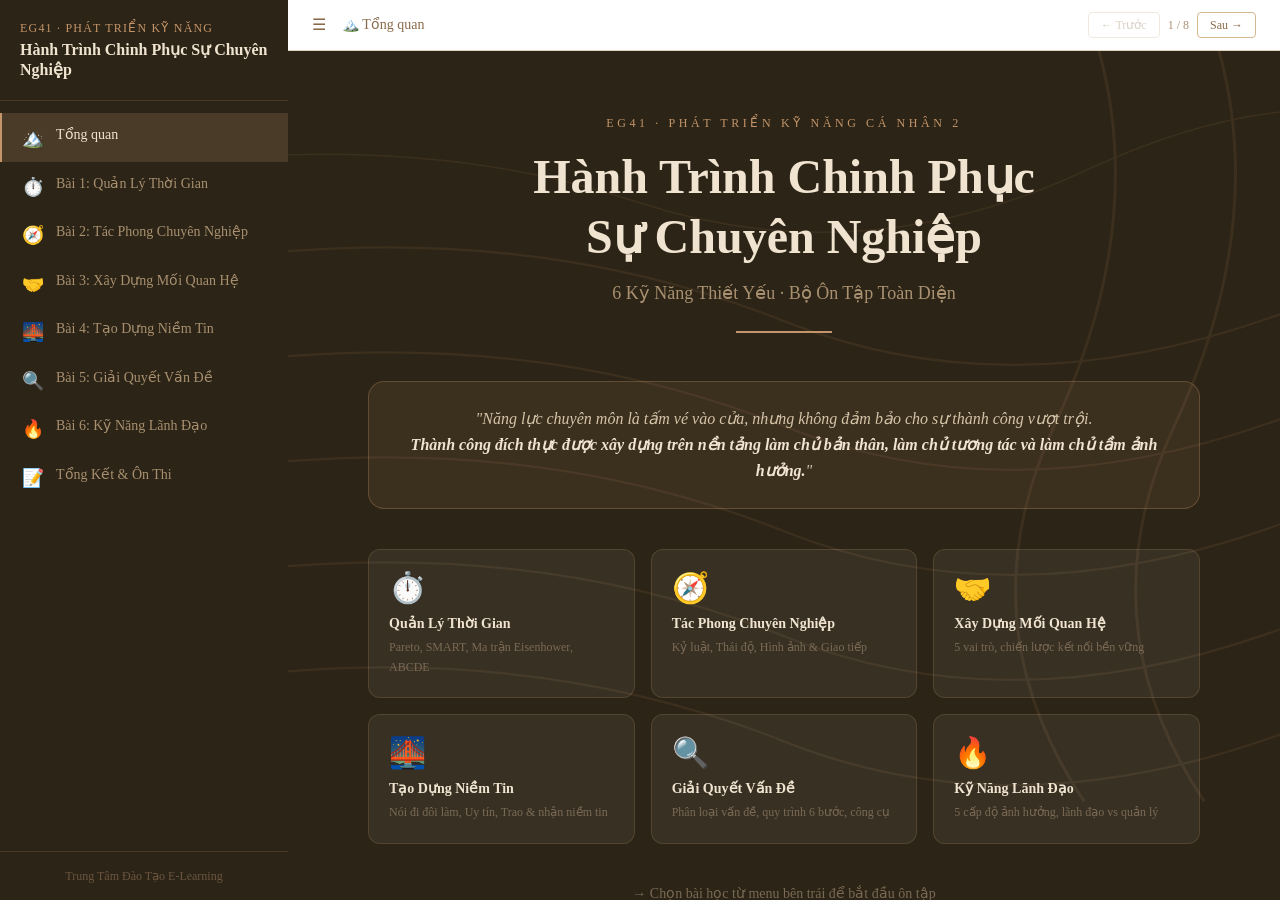
<file: subjects/eg41.html>
<!doctype html>
<html lang="vi">
  <head>
    <meta charset="UTF-8" />
    <meta name="viewport" content="width=device-width, initial-scale=1.0" />
    <title>EG41 — Hành Trình Chinh Phục Sự Chuyên Nghiệp</title>
    <style>*,:before,:after{box-sizing:border-box;border:0 solid #e5e7eb}:before,:after{--tw-content:""}html,:host{-webkit-text-size-adjust:100%;tab-size:4;font-feature-settings:normal;font-variation-settings:normal;-webkit-tap-highlight-color:transparent;font-family:ui-sans-serif,system-ui,sans-serif,Apple Color Emoji,Segoe UI Emoji,Segoe UI Symbol,Noto Color Emoji;line-height:1.5}body{line-height:inherit;margin:0}hr{height:0;color:inherit;border-top-width:1px}abbr:where([title]){text-decoration:underline dotted}h1,h2,h3,h4,h5,h6{font-size:inherit;font-weight:inherit}a{color:inherit;text-decoration:inherit}b,strong{font-weight:bolder}code,kbd,samp,pre{font-feature-settings:normal;font-variation-settings:normal;font-family:ui-monospace,SFMono-Regular,Menlo,Monaco,Consolas,Liberation Mono,Courier New,monospace;font-size:1em}small{font-size:80%}sub,sup{vertical-align:baseline;font-size:75%;line-height:0;position:relative}sub{bottom:-.25em}sup{top:-.5em}table{text-indent:0;border-color:inherit;border-collapse:collapse}button,input,optgroup,select,textarea{font-feature-settings:inherit;font-variation-settings:inherit;font-family:inherit;font-size:100%;font-weight:inherit;line-height:inherit;color:inherit;margin:0;padding:0}button,select{text-transform:none}button,[type=button],[type=reset],[type=submit]{-webkit-appearance:button;background-color:#0000;background-image:none}:-moz-focusring{outline:auto}:-moz-ui-invalid{box-shadow:none}progress{vertical-align:baseline}::-webkit-inner-spin-button{height:auto}::-webkit-outer-spin-button{height:auto}[type=search]{-webkit-appearance:textfield;outline-offset:-2px}::-webkit-search-decoration{-webkit-appearance:none}::-webkit-file-upload-button{-webkit-appearance:button;font:inherit}summary{display:list-item}blockquote,dl,dd,h1,h2,h3,h4,h5,h6,hr,figure,p,pre{margin:0}fieldset{margin:0;padding:0}legend{padding:0}ol,ul,menu{margin:0;padding:0;list-style:none}dialog{padding:0}textarea{resize:vertical}input::-moz-placeholder{opacity:1;color:#9ca3af}textarea::-moz-placeholder{opacity:1;color:#9ca3af}input::placeholder,textarea::placeholder{opacity:1;color:#9ca3af}button,[role=button]{cursor:pointer}:disabled{cursor:default}img,svg,video,canvas,audio,iframe,embed,object{vertical-align:middle;display:block}img,video{max-width:100%;height:auto}[hidden]{display:none}:root{--background:0 0% 100%;--foreground:0 0% 3.9%;--card:0 0% 100%;--card-foreground:0 0% 3.9%;--popover:0 0% 100%;--popover-foreground:0 0% 3.9%;--primary:0 0% 9%;--primary-foreground:0 0% 98%;--secondary:0 0% 96.1%;--secondary-foreground:0 0% 9%;--muted:0 0% 96.1%;--muted-foreground:0 0% 45.1%;--accent:0 0% 96.1%;--accent-foreground:0 0% 9%;--destructive:0 84.2% 60.2%;--destructive-foreground:0 0% 98%;--border:0 0% 89.8%;--input:0 0% 89.8%;--ring:0 0% 3.9%;--radius:.5rem}.dark{--background:0 0% 3.9%;--foreground:0 0% 98%;--card:0 0% 3.9%;--card-foreground:0 0% 98%;--popover:0 0% 3.9%;--popover-foreground:0 0% 98%;--primary:0 0% 98%;--primary-foreground:0 0% 9%;--secondary:0 0% 14.9%;--secondary-foreground:0 0% 98%;--muted:0 0% 14.9%;--muted-foreground:0 0% 63.9%;--accent:0 0% 14.9%;--accent-foreground:0 0% 98%;--destructive:0 62.8% 30.6%;--destructive-foreground:0 0% 98%;--border:0 0% 14.9%;--input:0 0% 14.9%;--ring:0 0% 83.1%}*{border-color:hsl(var(--border))}body{background-color:hsl(var(--background));color:hsl(var(--foreground))}*,:before,:after,::backdrop{--tw-border-spacing-x:0;--tw-border-spacing-y:0;--tw-translate-x:0;--tw-translate-y:0;--tw-rotate:0;--tw-skew-x:0;--tw-skew-y:0;--tw-scale-x:1;--tw-scale-y:1;--tw-pan-x: ;--tw-pan-y: ;--tw-pinch-zoom: ;--tw-scroll-snap-strictness:proximity;--tw-gradient-from-position: ;--tw-gradient-via-position: ;--tw-gradient-to-position: ;--tw-ordinal: ;--tw-slashed-zero: ;--tw-numeric-figure: ;--tw-numeric-spacing: ;--tw-numeric-fraction: ;--tw-ring-inset: ;--tw-ring-offset-width:0px;--tw-ring-offset-color:#fff;--tw-ring-color:#3b82f680;--tw-ring-offset-shadow:0 0 #0000;--tw-ring-shadow:0 0 #0000;--tw-shadow:0 0 #0000;--tw-shadow-colored:0 0 #0000;--tw-blur: ;--tw-brightness: ;--tw-contrast: ;--tw-grayscale: ;--tw-hue-rotate: ;--tw-invert: ;--tw-saturate: ;--tw-sepia: ;--tw-drop-shadow: ;--tw-backdrop-blur: ;--tw-backdrop-brightness: ;--tw-backdrop-contrast: ;--tw-backdrop-grayscale: ;--tw-backdrop-hue-rotate: ;--tw-backdrop-invert: ;--tw-backdrop-opacity: ;--tw-backdrop-saturate: ;--tw-backdrop-sepia: }.sr-only{clip:rect(0, 0, 0, 0);white-space:nowrap;border-width:0;width:1px;height:1px;margin:-1px;padding:0;position:absolute;overflow:hidden}.pointer-events-none{pointer-events:none}.pointer-events-auto{pointer-events:auto}.visible{visibility:visible}.invisible{visibility:hidden}.fixed{position:fixed}.absolute{position:absolute}.relative{position:relative}.inset-0{inset:0}.inset-x-0{left:0;right:0}.inset-y-0{top:0;bottom:0}.-bottom-12{bottom:-3rem}.-left-12{left:-3rem}.-right-12{right:-3rem}.-top-12{top:-3rem}.bottom-0{bottom:0}.left-0{left:0}.left-1\/2{left:50%}.left-2{left:.5rem}.left-\[50\%\]{left:50%}.right-0{right:0}.right-1{right:.25rem}.right-2{right:.5rem}.right-4{right:1rem}.top-0{top:0}.top-1{top:.25rem}.top-1\/2{top:50%}.top-4{top:1rem}.top-\[1px\]{top:1px}.top-\[50\%\]{top:50%}.top-\[60\%\]{top:60%}.top-full{top:100%}.z-10{z-index:10}.z-50{z-index:50}.z-\[100\]{z-index:100}.z-\[1\]{z-index:1}.-mx-1{margin-left:-.25rem;margin-right:-.25rem}.mx-auto{margin-left:auto;margin-right:auto}.my-1{margin-top:.25rem;margin-bottom:.25rem}.-ml-4{margin-left:-1rem}.-mt-4{margin-top:-1rem}.mb-0{margin-bottom:0}.mb-0\.5{margin-bottom:.125rem}.mb-1{margin-bottom:.25rem}.mb-10{margin-bottom:2.5rem}.mb-12{margin-bottom:3rem}.mb-2{margin-bottom:.5rem}.mb-3{margin-bottom:.75rem}.mb-4{margin-bottom:1rem}.mb-6{margin-bottom:1.5rem}.mb-8{margin-bottom:2rem}.ml-1{margin-left:.25rem}.ml-auto{margin-left:auto}.mr-2{margin-right:.5rem}.mt-0{margin-top:0}.mt-0\.5{margin-top:.125rem}.mt-1{margin-top:.25rem}.mt-1\.5{margin-top:.375rem}.mt-10{margin-top:2.5rem}.mt-2{margin-top:.5rem}.mt-24{margin-top:6rem}.mt-3{margin-top:.75rem}.mt-4{margin-top:1rem}.mt-6{margin-top:1.5rem}.mt-8{margin-top:2rem}.mt-auto{margin-top:auto}.block{display:block}.inline-block{display:inline-block}.flex{display:flex}.inline-flex{display:inline-flex}.table{display:table}.grid{display:grid}.hidden{display:none}.aspect-square{aspect-ratio:1}.size-4{width:1rem;height:1rem}.size-\[--cell-size\]{width:var(--cell-size);height:var(--cell-size)}.h-0{height:0}.h-0\.5{height:.125rem}.h-1{height:.25rem}.h-1\.5{height:.375rem}.h-10{height:2.5rem}.h-16{height:4rem}.h-2{height:.5rem}.h-2\.5{height:.625rem}.h-3{height:.75rem}.h-3\.5{height:.875rem}.h-4{height:1rem}.h-5{height:1.25rem}.h-6{height:1.5rem}.h-64{height:16rem}.h-8{height:2rem}.h-9{height:2.25rem}.h-\[--cell-size\]{height:var(--cell-size)}.h-\[1px\]{height:1px}.h-\[var\(--radix-navigation-menu-viewport-height\)\]{height:var(--radix-navigation-menu-viewport-height)}.h-\[var\(--radix-select-trigger-height\)\]{height:var(--radix-select-trigger-height)}.h-auto{height:auto}.h-full{height:100%}.h-px{height:1px}.h-screen{height:100vh}.max-h-\[--radix-context-menu-content-available-height\]{max-height:var(--radix-context-menu-content-available-height)}.max-h-\[--radix-select-content-available-height\]{max-height:var(--radix-select-content-available-height)}.max-h-\[300px\]{max-height:300px}.max-h-\[var\(--radix-dropdown-menu-content-available-height\)\]{max-height:var(--radix-dropdown-menu-content-available-height)}.max-h-screen{max-height:100vh}.min-h-\[60px\]{min-height:60px}.min-h-full{min-height:100%}.w-0{width:0}.w-10{width:2.5rem}.w-12{width:3rem}.w-2{width:.5rem}.w-2\.5{width:.625rem}.w-24{width:6rem}.w-3{width:.75rem}.w-3\.5{width:.875rem}.w-3\/4{width:75%}.w-32{width:8rem}.w-4{width:1rem}.w-48{width:12rem}.w-6{width:1.5rem}.w-64{width:16rem}.w-72{width:18rem}.w-8{width:2rem}.w-80{width:20rem}.w-9{width:2.25rem}.w-96{width:24rem}.w-\[--cell-size\]{width:var(--cell-size)}.w-\[100px\]{width:100px}.w-\[1px\]{width:1px}.w-fit{width:fit-content}.w-full{width:100%}.w-max{width:max-content}.w-px{width:1px}.min-w-0{min-width:0}.min-w-10{min-width:2.5rem}.min-w-8{min-width:2rem}.min-w-9{min-width:2.25rem}.min-w-\[--cell-size\]{min-width:var(--cell-size)}.min-w-\[12rem\]{min-width:12rem}.min-w-\[140px\]{min-width:140px}.min-w-\[8rem\]{min-width:8rem}.min-w-\[var\(--radix-select-trigger-width\)\]{min-width:var(--radix-select-trigger-width)}.max-w-4xl{max-width:56rem}.max-w-5xl{max-width:64rem}.max-w-lg{max-width:32rem}.max-w-max{max-width:max-content}.flex-1{flex:1}.flex-shrink-0,.shrink-0{flex-shrink:0}.grow{flex-grow:1}.grow-0{flex-grow:0}.basis-full{flex-basis:100%}.caption-bottom{caption-side:bottom}.border-collapse{border-collapse:collapse}.origin-\[--radix-context-menu-content-transform-origin\]{transform-origin:var(--radix-context-menu-content-transform-origin)}.origin-\[--radix-dropdown-menu-content-transform-origin\]{transform-origin:var(--radix-dropdown-menu-content-transform-origin)}.origin-\[--radix-hover-card-content-transform-origin\]{transform-origin:var(--radix-hover-card-content-transform-origin)}.origin-\[--radix-menubar-content-transform-origin\]{transform-origin:var(--radix-menubar-content-transform-origin)}.origin-\[--radix-popover-content-transform-origin\]{transform-origin:var(--radix-popover-content-transform-origin)}.origin-\[--radix-select-content-transform-origin\]{transform-origin:var(--radix-select-content-transform-origin)}.origin-\[--radix-tooltip-content-transform-origin\]{transform-origin:var(--radix-tooltip-content-transform-origin)}.-translate-x-1\/2{--tw-translate-x:-50%;transform:translate(var(--tw-translate-x), var(--tw-translate-y)) rotate(var(--tw-rotate)) skewX(var(--tw-skew-x)) skewY(var(--tw-skew-y)) scaleX(var(--tw-scale-x)) scaleY(var(--tw-scale-y))}.-translate-y-1\/2{--tw-translate-y:-50%;transform:translate(var(--tw-translate-x), var(--tw-translate-y)) rotate(var(--tw-rotate)) skewX(var(--tw-skew-x)) skewY(var(--tw-skew-y)) scaleX(var(--tw-scale-x)) scaleY(var(--tw-scale-y))}.translate-x-\[-50\%\]{--tw-translate-x:-50%;transform:translate(var(--tw-translate-x), var(--tw-translate-y)) rotate(var(--tw-rotate)) skewX(var(--tw-skew-x)) skewY(var(--tw-skew-y)) scaleX(var(--tw-scale-x)) scaleY(var(--tw-scale-y))}.translate-y-\[-50\%\]{--tw-translate-y:-50%;transform:translate(var(--tw-translate-x), var(--tw-translate-y)) rotate(var(--tw-rotate)) skewX(var(--tw-skew-x)) skewY(var(--tw-skew-y)) scaleX(var(--tw-scale-x)) scaleY(var(--tw-scale-y))}.rotate-45{--tw-rotate:45deg;transform:translate(var(--tw-translate-x), var(--tw-translate-y)) rotate(var(--tw-rotate)) skewX(var(--tw-skew-x)) skewY(var(--tw-skew-y)) scaleX(var(--tw-scale-x)) scaleY(var(--tw-scale-y))}.rotate-90{--tw-rotate:90deg;transform:translate(var(--tw-translate-x), var(--tw-translate-y)) rotate(var(--tw-rotate)) skewX(var(--tw-skew-x)) skewY(var(--tw-skew-y)) scaleX(var(--tw-scale-x)) scaleY(var(--tw-scale-y))}.transform{transform:translate(var(--tw-translate-x), var(--tw-translate-y)) rotate(var(--tw-rotate)) skewX(var(--tw-skew-x)) skewY(var(--tw-skew-y)) scaleX(var(--tw-scale-x)) scaleY(var(--tw-scale-y))}@keyframes pulse{50%{opacity:.5}}.animate-pulse{animation:2s cubic-bezier(.4,0,.6,1) infinite pulse}.cursor-default{cursor:default}.cursor-pointer{cursor:pointer}.touch-none{touch-action:none}.select-none{-webkit-user-select:none;user-select:none}.list-none{list-style-type:none}.grid-cols-1{grid-template-columns:repeat(1,minmax(0,1fr))}.grid-cols-2{grid-template-columns:repeat(2,minmax(0,1fr))}.grid-cols-3{grid-template-columns:repeat(3,minmax(0,1fr))}.flex-col{flex-direction:column}.flex-col-reverse{flex-direction:column-reverse}.flex-wrap{flex-wrap:wrap}.items-start{align-items:flex-start}.items-end{align-items:flex-end}.items-center{align-items:center}.items-stretch{align-items:stretch}.justify-center{justify-content:center}.justify-between{justify-content:space-between}.gap-0{gap:0}.gap-1{gap:.25rem}.gap-1\.5{gap:.375rem}.gap-2{gap:.5rem}.gap-3{gap:.75rem}.gap-4{gap:1rem}.space-x-1>:not([hidden])~:not([hidden]){--tw-space-x-reverse:0;margin-right:calc(.25rem * var(--tw-space-x-reverse));margin-left:calc(.25rem * calc(1 - var(--tw-space-x-reverse)))}.space-x-2>:not([hidden])~:not([hidden]){--tw-space-x-reverse:0;margin-right:calc(.5rem * var(--tw-space-x-reverse));margin-left:calc(.5rem * calc(1 - var(--tw-space-x-reverse)))}.space-y-1>:not([hidden])~:not([hidden]){--tw-space-y-reverse:0;margin-top:calc(.25rem * calc(1 - var(--tw-space-y-reverse)));margin-bottom:calc(.25rem * var(--tw-space-y-reverse))}.space-y-1\.5>:not([hidden])~:not([hidden]){--tw-space-y-reverse:0;margin-top:calc(.375rem * calc(1 - var(--tw-space-y-reverse)));margin-bottom:calc(.375rem * var(--tw-space-y-reverse))}.space-y-2>:not([hidden])~:not([hidden]){--tw-space-y-reverse:0;margin-top:calc(.5rem * calc(1 - var(--tw-space-y-reverse)));margin-bottom:calc(.5rem * var(--tw-space-y-reverse))}.space-y-4>:not([hidden])~:not([hidden]){--tw-space-y-reverse:0;margin-top:calc(1rem * calc(1 - var(--tw-space-y-reverse)));margin-bottom:calc(1rem * var(--tw-space-y-reverse))}.overflow-auto{overflow:auto}.overflow-hidden{overflow:hidden}.overflow-y-auto{overflow-y:auto}.overflow-x-hidden{overflow-x:hidden}.whitespace-nowrap{white-space:nowrap}.whitespace-pre-line{white-space:pre-line}.break-words{overflow-wrap:break-word}.rounded{border-radius:.25rem}.rounded-2xl{border-radius:1rem}.rounded-\[inherit\]{border-radius:inherit}.rounded-full{border-radius:9999px}.rounded-lg{border-radius:var(--radius)}.rounded-md{border-radius:calc(var(--radius) - 2px)}.rounded-none{border-radius:0}.rounded-sm{border-radius:calc(var(--radius) - 4px)}.rounded-xl{border-radius:.75rem}.rounded-l-md{border-top-left-radius:calc(var(--radius) - 2px);border-bottom-left-radius:calc(var(--radius) - 2px)}.rounded-r-md{border-top-right-radius:calc(var(--radius) - 2px);border-bottom-right-radius:calc(var(--radius) - 2px)}.rounded-t{border-top-left-radius:.25rem;border-top-right-radius:.25rem}.rounded-t-\[10px\]{border-top-left-radius:10px;border-top-right-radius:10px}.rounded-tl-sm{border-top-left-radius:calc(var(--radius) - 4px)}.border{border-width:1px}.border-2{border-width:2px}.border-b{border-bottom-width:1px}.border-l{border-left-width:1px}.border-r{border-right-width:1px}.border-t{border-top-width:1px}.border-destructive{border-color:hsl(var(--destructive))}.border-destructive\/50{border-color:hsl(var(--destructive) / .5)}.border-input{border-color:hsl(var(--input))}.border-primary{border-color:hsl(var(--primary))}.border-primary\/50{border-color:hsl(var(--primary) / .5)}.border-transparent{border-color:#0000}.border-l-transparent{border-left-color:#0000}.border-t-transparent{border-top-color:#0000}.bg-accent{background-color:hsl(var(--accent))}.bg-background{background-color:hsl(var(--background))}.bg-black\/80{background-color:#000c}.bg-border{background-color:hsl(var(--border))}.bg-card{background-color:hsl(var(--card))}.bg-destructive{background-color:hsl(var(--destructive))}.bg-muted{background-color:hsl(var(--muted))}.bg-muted\/50{background-color:hsl(var(--muted) / .5)}.bg-popover{background-color:hsl(var(--popover))}.bg-primary{background-color:hsl(var(--primary))}.bg-primary\/10{background-color:hsl(var(--primary) / .1)}.bg-primary\/20{background-color:hsl(var(--primary) / .2)}.bg-secondary{background-color:hsl(var(--secondary))}.bg-transparent{background-color:#0000}.fill-current{fill:currentColor}.fill-primary{fill:hsl(var(--primary))}.p-0{padding:0}.p-1{padding:.25rem}.p-2{padding:.5rem}.p-3{padding:.75rem}.p-4{padding:1rem}.p-5{padding:1.25rem}.p-6{padding:1.5rem}.p-8{padding:2rem}.p-\[1px\]{padding:1px}.px-1{padding-left:.25rem;padding-right:.25rem}.px-1\.5{padding-left:.375rem;padding-right:.375rem}.px-2{padding-left:.5rem;padding-right:.5rem}.px-2\.5{padding-left:.625rem;padding-right:.625rem}.px-3{padding-left:.75rem;padding-right:.75rem}.px-4{padding-left:1rem;padding-right:1rem}.px-5{padding-left:1.25rem;padding-right:1.25rem}.px-6{padding-left:1.5rem;padding-right:1.5rem}.px-8{padding-left:2rem;padding-right:2rem}.px-\[--cell-size\]{padding-left:var(--cell-size);padding-right:var(--cell-size)}.py-0{padding-top:0;padding-bottom:0}.py-0\.5{padding-top:.125rem;padding-bottom:.125rem}.py-1{padding-top:.25rem;padding-bottom:.25rem}.py-1\.5{padding-top:.375rem;padding-bottom:.375rem}.py-12{padding-top:3rem;padding-bottom:3rem}.py-2{padding-top:.5rem;padding-bottom:.5rem}.py-3{padding-top:.75rem;padding-bottom:.75rem}.py-4{padding-top:1rem;padding-bottom:1rem}.py-6{padding-top:1.5rem;padding-bottom:1.5rem}.pb-2{padding-bottom:.5rem}.pb-4{padding-bottom:1rem}.pl-2{padding-left:.5rem}.pl-4{padding-left:1rem}.pl-8{padding-left:2rem}.pr-1{padding-right:.25rem}.pr-2{padding-right:.5rem}.pr-6{padding-right:1.5rem}.pr-8{padding-right:2rem}.pt-0{padding-top:0}.pt-4{padding-top:1rem}.pt-5{padding-top:1.25rem}.text-left{text-align:left}.text-center{text-align:center}.align-middle{vertical-align:middle}.font-serif{font-family:ui-serif,Georgia,Cambria,Times New Roman,Times,serif}.text-2xl{font-size:1.5rem;line-height:2rem}.text-3xl{font-size:1.875rem;line-height:2.25rem}.text-4xl{font-size:2.25rem;line-height:2.5rem}.text-5xl{font-size:3rem;line-height:1}.text-\[0\.8rem\]{font-size:.8rem}.text-base{font-size:1rem;line-height:1.5rem}.text-lg{font-size:1.125rem;line-height:1.75rem}.text-sm{font-size:.875rem;line-height:1.25rem}.text-xl{font-size:1.25rem;line-height:1.75rem}.text-xs{font-size:.75rem;line-height:1rem}.font-black{font-weight:900}.font-bold{font-weight:700}.font-medium{font-weight:500}.font-normal{font-weight:400}.font-semibold{font-weight:600}.uppercase{text-transform:uppercase}.italic{font-style:italic}.leading-none{line-height:1}.leading-relaxed{line-height:1.625}.leading-snug{line-height:1.375}.leading-tight{line-height:1.25}.tracking-\[0\.3em\]{letter-spacing:.3em}.tracking-tight{letter-spacing:-.025em}.tracking-widest{letter-spacing:.1em}.text-accent-foreground{color:hsl(var(--accent-foreground))}.text-card-foreground{color:hsl(var(--card-foreground))}.text-current{color:currentColor}.text-destructive{color:hsl(var(--destructive))}.text-destructive-foreground{color:hsl(var(--destructive-foreground))}.text-foreground{color:hsl(var(--foreground))}.text-foreground\/50{color:hsl(var(--foreground) / .5)}.text-muted-foreground{color:hsl(var(--muted-foreground))}.text-popover-foreground{color:hsl(var(--popover-foreground))}.text-primary{color:hsl(var(--primary))}.text-primary-foreground{color:hsl(var(--primary-foreground))}.text-secondary-foreground{color:hsl(var(--secondary-foreground))}.text-white{--tw-text-opacity:1;color:rgb(255 255 255/var(--tw-text-opacity))}.underline-offset-4{text-underline-offset:4px}.opacity-0{opacity:0}.opacity-10{opacity:.1}.opacity-50{opacity:.5}.opacity-60{opacity:.6}.opacity-70{opacity:.7}.opacity-80{opacity:.8}.opacity-90{opacity:.9}.shadow{--tw-shadow:0 1px 3px 0 #0000001a, 0 1px 2px -1px #0000001a;--tw-shadow-colored:0 1px 3px 0 var(--tw-shadow-color), 0 1px 2px -1px var(--tw-shadow-color);box-shadow:var(--tw-ring-offset-shadow,0 0 #0000), var(--tw-ring-shadow,0 0 #0000), var(--tw-shadow)}.shadow-lg{--tw-shadow:0 10px 15px -3px #0000001a, 0 4px 6px -4px #0000001a;--tw-shadow-colored:0 10px 15px -3px var(--tw-shadow-color), 0 4px 6px -4px var(--tw-shadow-color);box-shadow:var(--tw-ring-offset-shadow,0 0 #0000), var(--tw-ring-shadow,0 0 #0000), var(--tw-shadow)}.shadow-md{--tw-shadow:0 4px 6px -1px #0000001a, 0 2px 4px -2px #0000001a;--tw-shadow-colored:0 4px 6px -1px var(--tw-shadow-color), 0 2px 4px -2px var(--tw-shadow-color);box-shadow:var(--tw-ring-offset-shadow,0 0 #0000), var(--tw-ring-shadow,0 0 #0000), var(--tw-shadow)}.shadow-sm{--tw-shadow:0 1px 2px 0 #0000000d;--tw-shadow-colored:0 1px 2px 0 var(--tw-shadow-color);box-shadow:var(--tw-ring-offset-shadow,0 0 #0000), var(--tw-ring-shadow,0 0 #0000), var(--tw-shadow)}.outline-none{outline-offset:2px;outline:2px solid #0000}.outline{outline-style:solid}.ring-0{--tw-ring-offset-shadow:var(--tw-ring-inset) 0 0 0 var(--tw-ring-offset-width) var(--tw-ring-offset-color);--tw-ring-shadow:var(--tw-ring-inset) 0 0 0 calc(0px + var(--tw-ring-offset-width)) var(--tw-ring-color);box-shadow:var(--tw-ring-offset-shadow), var(--tw-ring-shadow), var(--tw-shadow,0 0 #0000)}.ring-offset-background{--tw-ring-offset-color:hsl(var(--background))}.filter{filter:var(--tw-blur) var(--tw-brightness) var(--tw-contrast) var(--tw-grayscale) var(--tw-hue-rotate) var(--tw-invert) var(--tw-saturate) var(--tw-sepia) var(--tw-drop-shadow)}.transition{transition-property:color,background-color,border-color,text-decoration-color,fill,stroke,opacity,box-shadow,transform,filter,backdrop-filter;transition-duration:.15s;transition-timing-function:cubic-bezier(.4,0,.2,1)}.transition-all{transition-property:all;transition-duration:.15s;transition-timing-function:cubic-bezier(.4,0,.2,1)}.transition-colors{transition-property:color,background-color,border-color,text-decoration-color,fill,stroke;transition-duration:.15s;transition-timing-function:cubic-bezier(.4,0,.2,1)}.transition-opacity{transition-property:opacity;transition-duration:.15s;transition-timing-function:cubic-bezier(.4,0,.2,1)}.transition-transform{transition-property:transform;transition-duration:.15s;transition-timing-function:cubic-bezier(.4,0,.2,1)}.duration-200{transition-duration:.2s}.duration-300{transition-duration:.3s}.ease-in-out{transition-timing-function:cubic-bezier(.4,0,.2,1)}@keyframes enter{0%{opacity:var(--tw-enter-opacity,1);transform:translate3d(var(--tw-enter-translate-x,0), var(--tw-enter-translate-y,0), 0) scale3d(var(--tw-enter-scale,1), var(--tw-enter-scale,1), var(--tw-enter-scale,1)) rotate(var(--tw-enter-rotate,0))}}@keyframes exit{to{opacity:var(--tw-exit-opacity,1);transform:translate3d(var(--tw-exit-translate-x,0), var(--tw-exit-translate-y,0), 0) scale3d(var(--tw-exit-scale,1), var(--tw-exit-scale,1), var(--tw-exit-scale,1)) rotate(var(--tw-exit-rotate,0))}}.animate-in{--tw-enter-opacity:initial;--tw-enter-scale:initial;--tw-enter-rotate:initial;--tw-enter-translate-x:initial;--tw-enter-translate-y:initial;animation-name:enter;animation-duration:.15s}.fade-in-0{--tw-enter-opacity:0}.zoom-in-95{--tw-enter-scale:.95}.duration-200{animation-duration:.2s}.duration-300{animation-duration:.3s}.ease-in-out{animation-timing-function:cubic-bezier(.4,0,.2,1)}.\[--cell-size\:2rem\]{--cell-size:2rem}.file\:border-0::file-selector-button{border-width:0}.file\:bg-transparent::file-selector-button{background-color:#0000}.file\:text-sm::file-selector-button{font-size:.875rem;line-height:1.25rem}.file\:font-medium::file-selector-button{font-weight:500}.file\:text-foreground::file-selector-button{color:hsl(var(--foreground))}.placeholder\:text-muted-foreground::placeholder{color:hsl(var(--muted-foreground))}.after\:absolute:after{content:var(--tw-content);position:absolute}.after\:inset-y-0:after{content:var(--tw-content);top:0;bottom:0}.after\:left-1\/2:after{content:var(--tw-content);left:50%}.after\:w-1:after{content:var(--tw-content);width:.25rem}.after\:-translate-x-1\/2:after{content:var(--tw-content);--tw-translate-x:-50%;transform:translate(var(--tw-translate-x), var(--tw-translate-y)) rotate(var(--tw-rotate)) skewX(var(--tw-skew-x)) skewY(var(--tw-skew-y)) scaleX(var(--tw-scale-x)) scaleY(var(--tw-scale-y))}.hover\:scale-\[1\.02\]:hover{--tw-scale-x:1.02;--tw-scale-y:1.02;transform:translate(var(--tw-translate-x), var(--tw-translate-y)) rotate(var(--tw-rotate)) skewX(var(--tw-skew-x)) skewY(var(--tw-skew-y)) scaleX(var(--tw-scale-x)) scaleY(var(--tw-scale-y))}.hover\:bg-accent:hover{background-color:hsl(var(--accent))}.hover\:bg-destructive\/80:hover{background-color:hsl(var(--destructive) / .8)}.hover\:bg-destructive\/90:hover{background-color:hsl(var(--destructive) / .9)}.hover\:bg-muted:hover{background-color:hsl(var(--muted))}.hover\:bg-muted\/50:hover{background-color:hsl(var(--muted) / .5)}.hover\:bg-primary\/80:hover{background-color:hsl(var(--primary) / .8)}.hover\:bg-primary\/90:hover{background-color:hsl(var(--primary) / .9)}.hover\:bg-secondary:hover{background-color:hsl(var(--secondary))}.hover\:bg-secondary\/80:hover{background-color:hsl(var(--secondary) / .8)}.hover\:text-accent-foreground:hover{color:hsl(var(--accent-foreground))}.hover\:text-foreground:hover{color:hsl(var(--foreground))}.hover\:text-muted-foreground:hover{color:hsl(var(--muted-foreground))}.hover\:underline:hover{text-decoration-line:underline}.hover\:opacity-100:hover{opacity:1}.focus\:bg-accent:focus{background-color:hsl(var(--accent))}.focus\:text-accent-foreground:focus{color:hsl(var(--accent-foreground))}.focus\:opacity-100:focus{opacity:1}.focus\:outline-none:focus{outline-offset:2px;outline:2px solid #0000}.focus\:ring-1:focus{--tw-ring-offset-shadow:var(--tw-ring-inset) 0 0 0 var(--tw-ring-offset-width) var(--tw-ring-offset-color);--tw-ring-shadow:var(--tw-ring-inset) 0 0 0 calc(1px + var(--tw-ring-offset-width)) var(--tw-ring-color);box-shadow:var(--tw-ring-offset-shadow), var(--tw-ring-shadow), var(--tw-shadow,0 0 #0000)}.focus\:ring-2:focus{--tw-ring-offset-shadow:var(--tw-ring-inset) 0 0 0 var(--tw-ring-offset-width) var(--tw-ring-offset-color);--tw-ring-shadow:var(--tw-ring-inset) 0 0 0 calc(2px + var(--tw-ring-offset-width)) var(--tw-ring-color);box-shadow:var(--tw-ring-offset-shadow), var(--tw-ring-shadow), var(--tw-shadow,0 0 #0000)}.focus\:ring-ring:focus{--tw-ring-color:hsl(var(--ring))}.focus\:ring-offset-2:focus{--tw-ring-offset-width:2px}.focus-visible\:outline-none:focus-visible{outline-offset:2px;outline:2px solid #0000}.focus-visible\:ring-1:focus-visible{--tw-ring-offset-shadow:var(--tw-ring-inset) 0 0 0 var(--tw-ring-offset-width) var(--tw-ring-offset-color);--tw-ring-shadow:var(--tw-ring-inset) 0 0 0 calc(1px + var(--tw-ring-offset-width)) var(--tw-ring-color);box-shadow:var(--tw-ring-offset-shadow), var(--tw-ring-shadow), var(--tw-shadow,0 0 #0000)}.focus-visible\:ring-2:focus-visible{--tw-ring-offset-shadow:var(--tw-ring-inset) 0 0 0 var(--tw-ring-offset-width) var(--tw-ring-offset-color);--tw-ring-shadow:var(--tw-ring-inset) 0 0 0 calc(2px + var(--tw-ring-offset-width)) var(--tw-ring-color);box-shadow:var(--tw-ring-offset-shadow), var(--tw-ring-shadow), var(--tw-shadow,0 0 #0000)}.focus-visible\:ring-ring:focus-visible{--tw-ring-color:hsl(var(--ring))}.focus-visible\:ring-offset-1:focus-visible{--tw-ring-offset-width:1px}.focus-visible\:ring-offset-2:focus-visible{--tw-ring-offset-width:2px}.focus-visible\:ring-offset-background:focus-visible{--tw-ring-offset-color:hsl(var(--background))}.disabled\:pointer-events-none:disabled{pointer-events:none}.disabled\:cursor-not-allowed:disabled{cursor:not-allowed}.disabled\:opacity-30:disabled{opacity:.3}.disabled\:opacity-50:disabled{opacity:.5}.group:hover .group-hover\:opacity-100{opacity:1}.group.destructive .group-\[\.destructive\]\:border-muted\/40{border-color:hsl(var(--muted) / .4)}.group.toaster .group-\[\.toaster\]\:border-border{border-color:hsl(var(--border))}.group.toast .group-\[\.toast\]\:bg-muted{background-color:hsl(var(--muted))}.group.toast .group-\[\.toast\]\:bg-primary{background-color:hsl(var(--primary))}.group.toaster .group-\[\.toaster\]\:bg-background{background-color:hsl(var(--background))}.group.destructive .group-\[\.destructive\]\:text-red-300{--tw-text-opacity:1;color:rgb(252 165 165/var(--tw-text-opacity))}.group.toast .group-\[\.toast\]\:text-muted-foreground{color:hsl(var(--muted-foreground))}.group.toast .group-\[\.toast\]\:text-primary-foreground{color:hsl(var(--primary-foreground))}.group.toaster .group-\[\.toaster\]\:text-foreground{color:hsl(var(--foreground))}.group.toaster .group-\[\.toaster\]\:shadow-lg{--tw-shadow:0 10px 15px -3px #0000001a, 0 4px 6px -4px #0000001a;--tw-shadow-colored:0 10px 15px -3px var(--tw-shadow-color), 0 4px 6px -4px var(--tw-shadow-color);box-shadow:var(--tw-ring-offset-shadow,0 0 #0000), var(--tw-ring-shadow,0 0 #0000), var(--tw-shadow)}.group.destructive .group-\[\.destructive\]\:hover\:border-destructive\/30:hover{border-color:hsl(var(--destructive) / .3)}.group.destructive .group-\[\.destructive\]\:hover\:bg-destructive:hover{background-color:hsl(var(--destructive))}.group.destructive .group-\[\.destructive\]\:hover\:text-destructive-foreground:hover{color:hsl(var(--destructive-foreground))}.group.destructive .group-\[\.destructive\]\:hover\:text-red-50:hover{--tw-text-opacity:1;color:rgb(254 242 242/var(--tw-text-opacity))}.group.destructive .group-\[\.destructive\]\:focus\:ring-destructive:focus{--tw-ring-color:hsl(var(--destructive))}.group.destructive .group-\[\.destructive\]\:focus\:ring-red-400:focus{--tw-ring-opacity:1;--tw-ring-color:rgb(248 113 113/var(--tw-ring-opacity))}.group.destructive .group-\[\.destructive\]\:focus\:ring-offset-red-600:focus{--tw-ring-offset-color:#dc2626}.peer:disabled~.peer-disabled\:cursor-not-allowed{cursor:not-allowed}.peer:disabled~.peer-disabled\:opacity-70{opacity:.7}.aria-disabled\:opacity-50[aria-disabled=true]{opacity:.5}.aria-selected\:text-muted-foreground[aria-selected=true]{color:hsl(var(--muted-foreground))}.data-\[disabled\=true\]\:pointer-events-none[data-disabled=true],.data-\[disabled\]\:pointer-events-none[data-disabled]{pointer-events:none}.data-\[panel-group-direction\=vertical\]\:h-px[data-panel-group-direction=vertical]{height:1px}.data-\[panel-group-direction\=vertical\]\:w-full[data-panel-group-direction=vertical]{width:100%}.data-\[side\=bottom\]\:translate-y-1[data-side=bottom]{--tw-translate-y:.25rem;transform:translate(var(--tw-translate-x), var(--tw-translate-y)) rotate(var(--tw-rotate)) skewX(var(--tw-skew-x)) skewY(var(--tw-skew-y)) scaleX(var(--tw-scale-x)) scaleY(var(--tw-scale-y))}.data-\[side\=left\]\:-translate-x-1[data-side=left]{--tw-translate-x:-.25rem;transform:translate(var(--tw-translate-x), var(--tw-translate-y)) rotate(var(--tw-rotate)) skewX(var(--tw-skew-x)) skewY(var(--tw-skew-y)) scaleX(var(--tw-scale-x)) scaleY(var(--tw-scale-y))}.data-\[side\=right\]\:translate-x-1[data-side=right]{--tw-translate-x:.25rem;transform:translate(var(--tw-translate-x), var(--tw-translate-y)) rotate(var(--tw-rotate)) skewX(var(--tw-skew-x)) skewY(var(--tw-skew-y)) scaleX(var(--tw-scale-x)) scaleY(var(--tw-scale-y))}.data-\[side\=top\]\:-translate-y-1[data-side=top]{--tw-translate-y:-.25rem;transform:translate(var(--tw-translate-x), var(--tw-translate-y)) rotate(var(--tw-rotate)) skewX(var(--tw-skew-x)) skewY(var(--tw-skew-y)) scaleX(var(--tw-scale-x)) scaleY(var(--tw-scale-y))}.data-\[state\=checked\]\:translate-x-4[data-state=checked]{--tw-translate-x:1rem;transform:translate(var(--tw-translate-x), var(--tw-translate-y)) rotate(var(--tw-rotate)) skewX(var(--tw-skew-x)) skewY(var(--tw-skew-y)) scaleX(var(--tw-scale-x)) scaleY(var(--tw-scale-y))}.data-\[state\=unchecked\]\:translate-x-0[data-state=unchecked],.data-\[swipe\=cancel\]\:translate-x-0[data-swipe=cancel]{--tw-translate-x:0px;transform:translate(var(--tw-translate-x), var(--tw-translate-y)) rotate(var(--tw-rotate)) skewX(var(--tw-skew-x)) skewY(var(--tw-skew-y)) scaleX(var(--tw-scale-x)) scaleY(var(--tw-scale-y))}.data-\[swipe\=end\]\:translate-x-\[var\(--radix-toast-swipe-end-x\)\][data-swipe=end]{--tw-translate-x:var(--radix-toast-swipe-end-x);transform:translate(var(--tw-translate-x), var(--tw-translate-y)) rotate(var(--tw-rotate)) skewX(var(--tw-skew-x)) skewY(var(--tw-skew-y)) scaleX(var(--tw-scale-x)) scaleY(var(--tw-scale-y))}.data-\[swipe\=move\]\:translate-x-\[var\(--radix-toast-swipe-move-x\)\][data-swipe=move]{--tw-translate-x:var(--radix-toast-swipe-move-x);transform:translate(var(--tw-translate-x), var(--tw-translate-y)) rotate(var(--tw-rotate)) skewX(var(--tw-skew-x)) skewY(var(--tw-skew-y)) scaleX(var(--tw-scale-x)) scaleY(var(--tw-scale-y))}@keyframes accordion-up{0%{height:var(--radix-accordion-content-height)}to{height:0}}.data-\[state\=closed\]\:animate-accordion-up[data-state=closed]{animation:.2s ease-out accordion-up}@keyframes accordion-down{0%{height:0}to{height:var(--radix-accordion-content-height)}}.data-\[state\=open\]\:animate-accordion-down[data-state=open]{animation:.2s ease-out accordion-down}.data-\[panel-group-direction\=vertical\]\:flex-col[data-panel-group-direction=vertical]{flex-direction:column}.data-\[range-end\=true\]\:rounded-md[data-range-end=true]{border-radius:calc(var(--radius) - 2px)}.data-\[range-middle\=true\]\:rounded-none[data-range-middle=true]{border-radius:0}.data-\[range-start\=true\]\:rounded-md[data-range-start=true]{border-radius:calc(var(--radius) - 2px)}.data-\[selected\=true\]\:rounded-none[data-selected=true]{border-radius:0}.data-\[range-end\=true\]\:bg-primary[data-range-end=true]{background-color:hsl(var(--primary))}.data-\[range-middle\=true\]\:bg-accent[data-range-middle=true]{background-color:hsl(var(--accent))}.data-\[range-start\=true\]\:bg-primary[data-range-start=true],.data-\[selected-single\=true\]\:bg-primary[data-selected-single=true]{background-color:hsl(var(--primary))}.data-\[selected\=true\]\:bg-accent[data-selected=true]{background-color:hsl(var(--accent))}.data-\[state\=active\]\:bg-background[data-state=active]{background-color:hsl(var(--background))}.data-\[state\=checked\]\:bg-primary[data-state=checked]{background-color:hsl(var(--primary))}.data-\[state\=on\]\:bg-accent[data-state=on],.data-\[state\=open\]\:bg-accent[data-state=open]{background-color:hsl(var(--accent))}.data-\[state\=open\]\:bg-accent\/50[data-state=open]{background-color:hsl(var(--accent) / .5)}.data-\[state\=open\]\:bg-secondary[data-state=open]{background-color:hsl(var(--secondary))}.data-\[state\=selected\]\:bg-muted[data-state=selected]{background-color:hsl(var(--muted))}.data-\[state\=unchecked\]\:bg-input[data-state=unchecked]{background-color:hsl(var(--input))}.data-\[placeholder\]\:text-muted-foreground[data-placeholder]{color:hsl(var(--muted-foreground))}.data-\[range-end\=true\]\:text-primary-foreground[data-range-end=true]{color:hsl(var(--primary-foreground))}.data-\[range-middle\=true\]\:text-accent-foreground[data-range-middle=true]{color:hsl(var(--accent-foreground))}.data-\[range-start\=true\]\:text-primary-foreground[data-range-start=true],.data-\[selected-single\=true\]\:text-primary-foreground[data-selected-single=true]{color:hsl(var(--primary-foreground))}.data-\[selected\=true\]\:text-accent-foreground[data-selected=true]{color:hsl(var(--accent-foreground))}.data-\[state\=active\]\:text-foreground[data-state=active]{color:hsl(var(--foreground))}.data-\[state\=checked\]\:text-primary-foreground[data-state=checked]{color:hsl(var(--primary-foreground))}.data-\[state\=on\]\:text-accent-foreground[data-state=on],.data-\[state\=open\]\:text-accent-foreground[data-state=open]{color:hsl(var(--accent-foreground))}.data-\[state\=open\]\:text-muted-foreground[data-state=open]{color:hsl(var(--muted-foreground))}.data-\[disabled\=true\]\:opacity-50[data-disabled=true],.data-\[disabled\]\:opacity-50[data-disabled]{opacity:.5}.data-\[state\=active\]\:shadow[data-state=active]{--tw-shadow:0 1px 3px 0 #0000001a, 0 1px 2px -1px #0000001a;--tw-shadow-colored:0 1px 3px 0 var(--tw-shadow-color), 0 1px 2px -1px var(--tw-shadow-color);box-shadow:var(--tw-ring-offset-shadow,0 0 #0000), var(--tw-ring-shadow,0 0 #0000), var(--tw-shadow)}.data-\[swipe\=move\]\:transition-none[data-swipe=move]{transition-property:none}.data-\[state\=closed\]\:duration-300[data-state=closed]{transition-duration:.3s}.data-\[state\=open\]\:duration-500[data-state=open]{transition-duration:.5s}.data-\[motion\^\=from-\]\:animate-in[data-motion^=from-],.data-\[state\=open\]\:animate-in[data-state=open],.data-\[state\=visible\]\:animate-in[data-state=visible]{--tw-enter-opacity:initial;--tw-enter-scale:initial;--tw-enter-rotate:initial;--tw-enter-translate-x:initial;--tw-enter-translate-y:initial;animation-name:enter;animation-duration:.15s}.data-\[motion\^\=to-\]\:animate-out[data-motion^=to-],.data-\[state\=closed\]\:animate-out[data-state=closed],.data-\[state\=hidden\]\:animate-out[data-state=hidden],.data-\[swipe\=end\]\:animate-out[data-swipe=end]{--tw-exit-opacity:initial;--tw-exit-scale:initial;--tw-exit-rotate:initial;--tw-exit-translate-x:initial;--tw-exit-translate-y:initial;animation-name:exit;animation-duration:.15s}.data-\[motion\^\=from-\]\:fade-in[data-motion^=from-]{--tw-enter-opacity:0}.data-\[motion\^\=to-\]\:fade-out[data-motion^=to-],.data-\[state\=closed\]\:fade-out-0[data-state=closed]{--tw-exit-opacity:0}.data-\[state\=closed\]\:fade-out-80[data-state=closed]{--tw-exit-opacity:.8}.data-\[state\=hidden\]\:fade-out[data-state=hidden]{--tw-exit-opacity:0}.data-\[state\=open\]\:fade-in-0[data-state=open],.data-\[state\=visible\]\:fade-in[data-state=visible]{--tw-enter-opacity:0}.data-\[state\=closed\]\:zoom-out-95[data-state=closed]{--tw-exit-scale:.95}.data-\[state\=open\]\:zoom-in-90[data-state=open]{--tw-enter-scale:.9}.data-\[state\=open\]\:zoom-in-95[data-state=open]{--tw-enter-scale:.95}.data-\[motion\=from-end\]\:slide-in-from-right-52[data-motion=from-end]{--tw-enter-translate-x:13rem}.data-\[motion\=from-start\]\:slide-in-from-left-52[data-motion=from-start]{--tw-enter-translate-x:-13rem}.data-\[motion\=to-end\]\:slide-out-to-right-52[data-motion=to-end]{--tw-exit-translate-x:13rem}.data-\[motion\=to-start\]\:slide-out-to-left-52[data-motion=to-start]{--tw-exit-translate-x:-13rem}.data-\[side\=bottom\]\:slide-in-from-top-2[data-side=bottom]{--tw-enter-translate-y:-.5rem}.data-\[side\=left\]\:slide-in-from-right-2[data-side=left]{--tw-enter-translate-x:.5rem}.data-\[side\=right\]\:slide-in-from-left-2[data-side=right]{--tw-enter-translate-x:-.5rem}.data-\[side\=top\]\:slide-in-from-bottom-2[data-side=top]{--tw-enter-translate-y:.5rem}.data-\[state\=closed\]\:slide-out-to-bottom[data-state=closed]{--tw-exit-translate-y:100%}.data-\[state\=closed\]\:slide-out-to-left[data-state=closed]{--tw-exit-translate-x:-100%}.data-\[state\=closed\]\:slide-out-to-left-1\/2[data-state=closed]{--tw-exit-translate-x:-50%}.data-\[state\=closed\]\:slide-out-to-right[data-state=closed],.data-\[state\=closed\]\:slide-out-to-right-full[data-state=closed]{--tw-exit-translate-x:100%}.data-\[state\=closed\]\:slide-out-to-top[data-state=closed]{--tw-exit-translate-y:-100%}.data-\[state\=closed\]\:slide-out-to-top-\[48\%\][data-state=closed]{--tw-exit-translate-y:-48%}.data-\[state\=open\]\:slide-in-from-bottom[data-state=open]{--tw-enter-translate-y:100%}.data-\[state\=open\]\:slide-in-from-left[data-state=open]{--tw-enter-translate-x:-100%}.data-\[state\=open\]\:slide-in-from-left-1\/2[data-state=open]{--tw-enter-translate-x:-50%}.data-\[state\=open\]\:slide-in-from-right[data-state=open]{--tw-enter-translate-x:100%}.data-\[state\=open\]\:slide-in-from-top[data-state=open]{--tw-enter-translate-y:-100%}.data-\[state\=open\]\:slide-in-from-top-\[48\%\][data-state=open]{--tw-enter-translate-y:-48%}.data-\[state\=open\]\:slide-in-from-top-full[data-state=open]{--tw-enter-translate-y:-100%}.data-\[state\=closed\]\:duration-300[data-state=closed]{animation-duration:.3s}.data-\[state\=open\]\:duration-500[data-state=open]{animation-duration:.5s}.data-\[panel-group-direction\=vertical\]\:after\:left-0[data-panel-group-direction=vertical]:after{content:var(--tw-content);left:0}.data-\[panel-group-direction\=vertical\]\:after\:h-1[data-panel-group-direction=vertical]:after{content:var(--tw-content);height:.25rem}.data-\[panel-group-direction\=vertical\]\:after\:w-full[data-panel-group-direction=vertical]:after{content:var(--tw-content);width:100%}.data-\[panel-group-direction\=vertical\]\:after\:-translate-y-1\/2[data-panel-group-direction=vertical]:after{content:var(--tw-content);--tw-translate-y:-50%;transform:translate(var(--tw-translate-x), var(--tw-translate-y)) rotate(var(--tw-rotate)) skewX(var(--tw-skew-x)) skewY(var(--tw-skew-y)) scaleX(var(--tw-scale-x)) scaleY(var(--tw-scale-y))}.data-\[panel-group-direction\=vertical\]\:after\:translate-x-0[data-panel-group-direction=vertical]:after{content:var(--tw-content);--tw-translate-x:0px;transform:translate(var(--tw-translate-x), var(--tw-translate-y)) rotate(var(--tw-rotate)) skewX(var(--tw-skew-x)) skewY(var(--tw-skew-y)) scaleX(var(--tw-scale-x)) scaleY(var(--tw-scale-y))}.data-\[state\=open\]\:hover\:bg-accent:hover[data-state=open],.data-\[state\=open\]\:focus\:bg-accent:focus[data-state=open]{background-color:hsl(var(--accent))}.group\/day[data-focused=true] .group-data-\[focused\=true\]\/day\:relative{position:relative}.group\/day[data-focused=true] .group-data-\[focused\=true\]\/day\:z-10{z-index:10}.group[data-state=open] .group-data-\[state\=open\]\:rotate-180{--tw-rotate:180deg;transform:translate(var(--tw-translate-x), var(--tw-translate-y)) rotate(var(--tw-rotate)) skewX(var(--tw-skew-x)) skewY(var(--tw-skew-y)) scaleX(var(--tw-scale-x)) scaleY(var(--tw-scale-y))}.group\/day[data-focused=true] .group-data-\[focused\=true\]\/day\:border-ring{border-color:hsl(var(--ring))}.group\/day[data-focused=true] .group-data-\[focused\=true\]\/day\:ring-\[3px\]{--tw-ring-offset-shadow:var(--tw-ring-inset) 0 0 0 var(--tw-ring-offset-width) var(--tw-ring-offset-color);--tw-ring-shadow:var(--tw-ring-inset) 0 0 0 calc(3px + var(--tw-ring-offset-width)) var(--tw-ring-color);box-shadow:var(--tw-ring-offset-shadow), var(--tw-ring-shadow), var(--tw-shadow,0 0 #0000)}.group\/day[data-focused=true] .group-data-\[focused\=true\]\/day\:ring-ring\/50{--tw-ring-color:hsl(var(--ring) / .5)}:is(.dark .dark\:border-destructive){border-color:hsl(var(--destructive))}@media (width>=640px){.sm\:bottom-0{bottom:0}.sm\:right-0{right:0}.sm\:top-auto{top:auto}.sm\:max-w-sm{max-width:24rem}.sm\:flex-row{flex-direction:row}.sm\:flex-col{flex-direction:column}.sm\:justify-end{justify-content:flex-end}.sm\:gap-2{gap:.5rem}.sm\:gap-2\.5{gap:.625rem}.sm\:space-x-2>:not([hidden])~:not([hidden]){--tw-space-x-reverse:0;margin-right:calc(.5rem * var(--tw-space-x-reverse));margin-left:calc(.5rem * calc(1 - var(--tw-space-x-reverse)))}.sm\:rounded-lg{border-radius:var(--radius)}.sm\:text-left{text-align:left}.data-\[state\=open\]\:sm\:slide-in-from-bottom-full[data-state=open]{--tw-enter-translate-y:100%}}@media (width>=768px){.md\:absolute{position:absolute}.md\:w-\[var\(--radix-navigation-menu-viewport-width\)\]{width:var(--radix-navigation-menu-viewport-width)}.md\:w-auto{width:auto}.md\:max-w-\[420px\]{max-width:420px}.md\:grid-cols-3{grid-template-columns:repeat(3,minmax(0,1fr))}.md\:flex-row{flex-direction:row}.md\:text-sm{font-size:.875rem;line-height:1.25rem}}.\[\&\+div\]\:text-xs+div{font-size:.75rem;line-height:1rem}.\[\&\:first-child\[data-selected\=true\]_button\]\:rounded-l-md:first-child[data-selected=true] button{border-top-left-radius:calc(var(--radius) - 2px);border-bottom-left-radius:calc(var(--radius) - 2px)}.\[\&\:has\(\[role\=checkbox\]\)\]\:pr-0:has([role=checkbox]){padding-right:0}.\[\&\:last-child\[data-selected\=true\]_button\]\:rounded-r-md:last-child[data-selected=true] button{border-top-right-radius:calc(var(--radius) - 2px);border-bottom-right-radius:calc(var(--radius) - 2px)}.\[\&\>\[role\=checkbox\]\]\:translate-y-\[2px\]>[role=checkbox]{--tw-translate-y:2px;transform:translate(var(--tw-translate-x), var(--tw-translate-y)) rotate(var(--tw-rotate)) skewX(var(--tw-skew-x)) skewY(var(--tw-skew-y)) scaleX(var(--tw-scale-x)) scaleY(var(--tw-scale-y))}.\[\&\>span\]\:line-clamp-1>span{-webkit-line-clamp:1;-webkit-box-orient:vertical;display:-webkit-box;overflow:hidden}.\[\&\>span\]\:text-xs>span{font-size:.75rem;line-height:1rem}.\[\&\>span\]\:opacity-70>span{opacity:.7}.\[\&\>svg\+div\]\:translate-y-\[-3px\]>svg+div{--tw-translate-y:-3px;transform:translate(var(--tw-translate-x), var(--tw-translate-y)) rotate(var(--tw-rotate)) skewX(var(--tw-skew-x)) skewY(var(--tw-skew-y)) scaleX(var(--tw-scale-x)) scaleY(var(--tw-scale-y))}.\[\&\>svg\]\:absolute>svg{position:absolute}.\[\&\>svg\]\:left-4>svg{left:1rem}.\[\&\>svg\]\:top-4>svg{top:1rem}.\[\&\>svg\]\:size-3\.5>svg{width:.875rem;height:.875rem}.\[\&\>svg\]\:size-4>svg{width:1rem;height:1rem}.\[\&\>svg\]\:h-3\.5>svg{height:.875rem}.\[\&\>svg\]\:w-3\.5>svg{width:.875rem}.\[\&\>svg\]\:shrink-0>svg{flex-shrink:0}.\[\&\>svg\]\:text-destructive>svg{color:hsl(var(--destructive))}.\[\&\>svg\]\:text-foreground>svg{color:hsl(var(--foreground))}.\[\&\>svg\]\:text-muted-foreground>svg{color:hsl(var(--muted-foreground))}.\[\&\>svg\~\*\]\:pl-7>svg~*{padding-left:1.75rem}.\[\&\>tr\]\:last\:border-b-0:last-child>tr{border-bottom-width:0}.\[\&\[data-panel-group-direction\=vertical\]\>div\]\:rotate-90[data-panel-group-direction=vertical]>div{--tw-rotate:90deg;transform:translate(var(--tw-translate-x), var(--tw-translate-y)) rotate(var(--tw-rotate)) skewX(var(--tw-skew-x)) skewY(var(--tw-skew-y)) scaleX(var(--tw-scale-x)) scaleY(var(--tw-scale-y))}.\[\&\[data-state\=open\]\>svg\]\:rotate-180[data-state=open]>svg{--tw-rotate:180deg;transform:translate(var(--tw-translate-x), var(--tw-translate-y)) rotate(var(--tw-rotate)) skewX(var(--tw-skew-x)) skewY(var(--tw-skew-y)) scaleX(var(--tw-scale-x)) scaleY(var(--tw-scale-y))}.\[\&_\[cmdk-group-heading\]\]\:px-2 [cmdk-group-heading]{padding-left:.5rem;padding-right:.5rem}.\[\&_\[cmdk-group-heading\]\]\:py-1\.5 [cmdk-group-heading]{padding-top:.375rem;padding-bottom:.375rem}.\[\&_\[cmdk-group-heading\]\]\:text-xs [cmdk-group-heading]{font-size:.75rem;line-height:1rem}.\[\&_\[cmdk-group-heading\]\]\:font-medium [cmdk-group-heading]{font-weight:500}.\[\&_\[cmdk-group-heading\]\]\:text-muted-foreground [cmdk-group-heading]{color:hsl(var(--muted-foreground))}.\[\&_\[cmdk-group\]\:not\(\[hidden\]\)_\~\[cmdk-group\]\]\:pt-0 [cmdk-group]:not([hidden])~[cmdk-group]{padding-top:0}.\[\&_\[cmdk-group\]\]\:px-2 [cmdk-group]{padding-left:.5rem;padding-right:.5rem}.\[\&_\[cmdk-input-wrapper\]_svg\]\:h-5 [cmdk-input-wrapper] svg{height:1.25rem}.\[\&_\[cmdk-input-wrapper\]_svg\]\:w-5 [cmdk-input-wrapper] svg{width:1.25rem}.\[\&_\[cmdk-input\]\]\:h-12 [cmdk-input]{height:3rem}.\[\&_\[cmdk-item\]\]\:px-2 [cmdk-item]{padding-left:.5rem;padding-right:.5rem}.\[\&_\[cmdk-item\]\]\:py-3 [cmdk-item]{padding-top:.75rem;padding-bottom:.75rem}.\[\&_\[cmdk-item\]_svg\]\:h-5 [cmdk-item] svg{height:1.25rem}.\[\&_\[cmdk-item\]_svg\]\:w-5 [cmdk-item] svg{width:1.25rem}.\[\&_p\]\:leading-relaxed p{line-height:1.625}.\[\&_svg\]\:pointer-events-none svg{pointer-events:none}.\[\&_svg\]\:size-4 svg{width:1rem;height:1rem}.\[\&_svg\]\:shrink-0 svg{flex-shrink:0}.\[\&_tr\:last-child\]\:border-0 tr:last-child{border-width:0}.\[\&_tr\]\:border-b tr{border-bottom-width:1px}[data-slot=card-content] .\[\[data-slot\=card-content\]_\&\]\:bg-transparent,[data-slot=popover-content] .\[\[data-slot\=popover-content\]_\&\]\:bg-transparent{background-color:#0000}</style>
  </head>
  <body>
    <div id="root"></div>
    <script>(()=>{function e(e,n,t,r){Object.defineProperty(e,n,{get:t,set:r,enumerable:!0,configurable:!0})}var n=globalThis,t={},r={},l=n.parcelRequire0f98;null==l&&((l=function(e){if(e in t)return t[e].exports;if(e in r){var n=r[e];delete r[e];var l={id:e,exports:{}};return t[e]=l,n.call(l.exports,l,l.exports),l.exports}var a=Error("Cannot find module '"+e+"'");throw a.code="MODULE_NOT_FOUND",a}).register=function(e,n){r[e]=n},n.parcelRequire0f98=l);var a=l.register;a("75Jpx",function(n,t){"use strict";e(n.exports,"Fragment",()=>r,e=>r=e),e(n.exports,"jsx",()=>l,e=>l=e),e(n.exports,"jsxs",()=>a,e=>a=e);var r,l,a,i=Symbol.for("react.transitional.element");function o(e,n,t){var r=null;if(void 0!==t&&(r=""+t),void 0!==n.key&&(r=""+n.key),"key"in n)for(var l in t={},n)"key"!==l&&(t[l]=n[l]);else t=n;return{$$typeof:i,type:e,key:r,ref:void 0!==(n=t.ref)?n:null,props:t}}r=Symbol.for("react.fragment"),l=o,a=o}),a("3bfDq",function(n,t){"use strict";e(n.exports,"Activity",()=>r,e=>r=e),e(n.exports,"Children",()=>l,e=>l=e),e(n.exports,"Component",()=>a,e=>a=e),e(n.exports,"Fragment",()=>i,e=>i=e),e(n.exports,"Profiler",()=>o,e=>o=e),e(n.exports,"PureComponent",()=>s,e=>s=e),e(n.exports,"StrictMode",()=>c,e=>c=e),e(n.exports,"Suspense",()=>u,e=>u=e),e(n.exports,"__CLIENT_INTERNALS_DO_NOT_USE_OR_WARN_USERS_THEY_CANNOT_UPGRADE",()=>d,e=>d=e),e(n.exports,"__COMPILER_RUNTIME",()=>h,e=>h=e),e(n.exports,"cache",()=>f,e=>f=e),e(n.exports,"cacheSignal",()=>p,e=>p=e),e(n.exports,"cloneElement",()=>g,e=>g=e),e(n.exports,"createContext",()=>m,e=>m=e),e(n.exports,"createElement",()=>y,e=>y=e),e(n.exports,"createRef",()=>v,e=>v=e),e(n.exports,"forwardRef",()=>b,e=>b=e),e(n.exports,"isValidElement",()=>x,e=>x=e),e(n.exports,"lazy",()=>k,e=>k=e),e(n.exports,"memo",()=>w,e=>w=e),e(n.exports,"startTransition",()=>N,e=>N=e),e(n.exports,"unstable_useCacheRefresh",()=>S,e=>S=e),e(n.exports,"use",()=>j,e=>j=e),e(n.exports,"useActionState",()=>T,e=>T=e),e(n.exports,"useCallback",()=>C,e=>C=e),e(n.exports,"useContext",()=>E,e=>E=e),e(n.exports,"useDebugValue",()=>P,e=>P=e),e(n.exports,"useDeferredValue",()=>L,e=>L=e),e(n.exports,"useEffect",()=>z,e=>z=e),e(n.exports,"useEffectEvent",()=>_,e=>_=e),e(n.exports,"useId",()=>M,e=>M=e),e(n.exports,"useImperativeHandle",()=>O,e=>O=e),e(n.exports,"useInsertionEffect",()=>q,e=>q=e),e(n.exports,"useLayoutEffect",()=>D,e=>D=e),e(n.exports,"useMemo",()=>R,e=>R=e),e(n.exports,"useOptimistic",()=>A,e=>A=e),e(n.exports,"useReducer",()=>F,e=>F=e),e(n.exports,"useRef",()=>H,e=>H=e),e(n.exports,"useState",()=>I,e=>I=e),e(n.exports,"useSyncExternalStore",()=>B,e=>B=e),e(n.exports,"useTransition",()=>$,e=>$=e),e(n.exports,"version",()=>V,e=>V=e);var r,l,a,i,o,s,c,u,d,h,f,p,g,m,y,v,b,x,k,w,N,S,j,T,C,E,P,L,z,_,M,O,q,D,R,A,F,H,I,B,$,V,Q=Symbol.for("react.transitional.element"),U=Symbol.for("react.portal"),K=Symbol.for("react.fragment"),W=Symbol.for("react.strict_mode"),G=Symbol.for("react.profiler"),X=Symbol.for("react.consumer"),Y=Symbol.for("react.context"),Z=Symbol.for("react.forward_ref"),J=Symbol.for("react.suspense"),ee=Symbol.for("react.memo"),en=Symbol.for("react.lazy"),et=Symbol.for("react.activity"),er=Symbol.iterator,el={isMounted:function(){return!1},enqueueForceUpdate:function(){},enqueueReplaceState:function(){},enqueueSetState:function(){}},ea=Object.assign,ei={};function eo(e,n,t){this.props=e,this.context=n,this.refs=ei,this.updater=t||el}function es(){}function ec(e,n,t){this.props=e,this.context=n,this.refs=ei,this.updater=t||el}eo.prototype.isReactComponent={},eo.prototype.setState=function(e,n){if("object"!=typeof e&&"function"!=typeof e&&null!=e)throw Error("takes an object of state variables to update or a function which returns an object of state variables.");this.updater.enqueueSetState(this,e,n,"setState")},eo.prototype.forceUpdate=function(e){this.updater.enqueueForceUpdate(this,e,"forceUpdate")},es.prototype=eo.prototype;var eu=ec.prototype=new es;eu.constructor=ec,ea(eu,eo.prototype),eu.isPureReactComponent=!0;var ed=Array.isArray;function eh(){}var ef={H:null,A:null,T:null,S:null},ep=Object.prototype.hasOwnProperty;function eg(e,n,t){var r=t.ref;return{$$typeof:Q,type:e,key:n,ref:void 0!==r?r:null,props:t}}function em(e){return"object"==typeof e&&null!==e&&e.$$typeof===Q}var ey=/\/+/g;function ev(e,n){var t,r;return"object"==typeof e&&null!==e&&null!=e.key?(t=""+e.key,r={"=":"=0",":":"=2"},"$"+t.replace(/[=:]/g,function(e){return r[e]})):n.toString(36)}function eb(e,n,t){if(null==e)return e;var r=[],l=0;return!function e(n,t,r,l,a){var i,o,s,c=typeof n;("undefined"===c||"boolean"===c)&&(n=null);var u=!1;if(null===n)u=!0;else switch(c){case"bigint":case"string":case"number":u=!0;break;case"object":switch(n.$$typeof){case Q:case U:u=!0;break;case en:return e((u=n._init)(n._payload),t,r,l,a)}}if(u)return a=a(n),u=""===l?"."+ev(n,0):l,ed(a)?(r="",null!=u&&(r=u.replace(ey,"$&/")+"/"),e(a,t,r,"",function(e){return e})):null!=a&&(em(a)&&(i=a,o=r+(null==a.key||n&&n.key===a.key?"":(""+a.key).replace(ey,"$&/")+"/")+u,a=eg(i.type,o,i.props)),t.push(a)),1;u=0;var d=""===l?".":l+":";if(ed(n))for(var h=0;h<n.length;h++)c=d+ev(l=n[h],h),u+=e(l,t,r,c,a);else if("function"==typeof(h=null===(s=n)||"object"!=typeof s?null:"function"==typeof(s=er&&s[er]||s["@@iterator"])?s:null))for(n=h.call(n),h=0;!(l=n.next()).done;)c=d+ev(l=l.value,h++),u+=e(l,t,r,c,a);else if("object"===c){if("function"==typeof n.then)return e(function(e){switch(e.status){case"fulfilled":return e.value;case"rejected":throw e.reason;default:switch("string"==typeof e.status?e.then(eh,eh):(e.status="pending",e.then(function(n){"pending"===e.status&&(e.status="fulfilled",e.value=n)},function(n){"pending"===e.status&&(e.status="rejected",e.reason=n)})),e.status){case"fulfilled":return e.value;case"rejected":throw e.reason}}throw e}(n),t,r,l,a);throw Error("Objects are not valid as a React child (found: "+("[object Object]"===(t=String(n))?"object with keys {"+Object.keys(n).join(", ")+"}":t)+"). If you meant to render a collection of children, use an array instead.")}return u}(e,r,"","",function(e){return n.call(t,e,l++)}),r}function ex(e){if(-1===e._status){var n=e._result;(n=n()).then(function(n){(0===e._status||-1===e._status)&&(e._status=1,e._result=n)},function(n){(0===e._status||-1===e._status)&&(e._status=2,e._result=n)}),-1===e._status&&(e._status=0,e._result=n)}if(1===e._status)return e._result.default;throw e._result}var ek="function"==typeof reportError?reportError:function(e){if("object"==typeof window&&"function"==typeof window.ErrorEvent){var n=new window.ErrorEvent("error",{bubbles:!0,cancelable:!0,message:"object"==typeof e&&null!==e&&"string"==typeof e.message?String(e.message):String(e),error:e});if(!window.dispatchEvent(n))return}console.error(e)};r=et,l={map:eb,forEach:function(e,n,t){eb(e,function(){n.apply(this,arguments)},t)},count:function(e){var n=0;return eb(e,function(){n++}),n},toArray:function(e){return eb(e,function(e){return e})||[]},only:function(e){if(!em(e))throw Error("React.Children.only expected to receive a single React element child.");return e}},a=eo,i=K,o=G,s=ec,c=W,u=J,d=ef,h={__proto__:null,c:function(e){return ef.H.useMemoCache(e)}},f=function(e){return function(){return e.apply(null,arguments)}},p=function(){return null},g=function(e,n,t){if(null==e)throw Error("The argument must be a React element, but you passed "+e+".");var r=ea({},e.props),l=e.key;if(null!=n)for(a in void 0!==n.key&&(l=""+n.key),n)ep.call(n,a)&&"key"!==a&&"__self"!==a&&"__source"!==a&&("ref"!==a||void 0!==n.ref)&&(r[a]=n[a]);var a=arguments.length-2;if(1===a)r.children=t;else if(1<a){for(var i=Array(a),o=0;o<a;o++)i[o]=arguments[o+2];r.children=i}return eg(e.type,l,r)},m=function(e){return(e={$$typeof:Y,_currentValue:e,_currentValue2:e,_threadCount:0,Provider:null,Consumer:null}).Provider=e,e.Consumer={$$typeof:X,_context:e},e},y=function(e,n,t){var r,l={},a=null;if(null!=n)for(r in void 0!==n.key&&(a=""+n.key),n)ep.call(n,r)&&"key"!==r&&"__self"!==r&&"__source"!==r&&(l[r]=n[r]);var i=arguments.length-2;if(1===i)l.children=t;else if(1<i){for(var o=Array(i),s=0;s<i;s++)o[s]=arguments[s+2];l.children=o}if(e&&e.defaultProps)for(r in i=e.defaultProps)void 0===l[r]&&(l[r]=i[r]);return eg(e,a,l)},v=function(){return{current:null}},b=function(e){return{$$typeof:Z,render:e}},x=em,k=function(e){return{$$typeof:en,_payload:{_status:-1,_result:e},_init:ex}},w=function(e,n){return{$$typeof:ee,type:e,compare:void 0===n?null:n}},N=function(e){var n=ef.T,t={};ef.T=t;try{var r=e(),l=ef.S;null!==l&&l(t,r),"object"==typeof r&&null!==r&&"function"==typeof r.then&&r.then(eh,ek)}catch(e){ek(e)}finally{null!==n&&null!==t.types&&(n.types=t.types),ef.T=n}},S=function(){return ef.H.useCacheRefresh()},j=function(e){return ef.H.use(e)},T=function(e,n,t){return ef.H.useActionState(e,n,t)},C=function(e,n){return ef.H.useCallback(e,n)},E=function(e){return ef.H.useContext(e)},P=function(){},L=function(e,n){return ef.H.useDeferredValue(e,n)},z=function(e,n){return ef.H.useEffect(e,n)},_=function(e){return ef.H.useEffectEvent(e)},M=function(){return ef.H.useId()},O=function(e,n,t){return ef.H.useImperativeHandle(e,n,t)},q=function(e,n){return ef.H.useInsertionEffect(e,n)},D=function(e,n){return ef.H.useLayoutEffect(e,n)},R=function(e,n){return ef.H.useMemo(e,n)},A=function(e,n){return ef.H.useOptimistic(e,n)},F=function(e,n,t){return ef.H.useReducer(e,n,t)},H=function(e){return ef.H.useRef(e)},I=function(e){return ef.H.useState(e)},B=function(e,n,t){return ef.H.useSyncExternalStore(e,n,t)},$=function(){return ef.H.useTransition()},V="19.2.6"}),a("gELBn",function(n,t){"use strict";e(n.exports,"createRoot",()=>nA,e=>nA=e),e(n.exports,"hydrateRoot",()=>nF,e=>nF=e),e(n.exports,"version",()=>nH,e=>nH=e);var r,a=l("7P4WB"),i=l("bX0HU"),o=l("cScmn");function s(e){var n="https://react.dev/errors/"+e;if(1<arguments.length){n+="?args[]="+encodeURIComponent(arguments[1]);for(var t=2;t<arguments.length;t++)n+="&args[]="+encodeURIComponent(arguments[t])}return"Minified React error #"+e+"; visit "+n+" for the full message or use the non-minified dev environment for full errors and additional helpful warnings."}function c(e){return!(!e||1!==e.nodeType&&9!==e.nodeType&&11!==e.nodeType)}function u(e){var n=e,t=e;if(e.alternate)for(;n.return;)n=n.return;else{e=n;do 0!=(4098&(n=e).flags)&&(t=n.return),e=n.return;while(e)}return 3===n.tag?t:null}function d(e){if(13===e.tag){var n=e.memoizedState;if(null===n&&null!==(e=e.alternate)&&(n=e.memoizedState),null!==n)return n.dehydrated}return null}function h(e){if(31===e.tag){var n=e.memoizedState;if(null===n&&null!==(e=e.alternate)&&(n=e.memoizedState),null!==n)return n.dehydrated}return null}function f(e){if(u(e)!==e)throw Error(s(188))}var p=Object.assign,g=Symbol.for("react.element"),m=Symbol.for("react.transitional.element"),y=Symbol.for("react.portal"),v=Symbol.for("react.fragment"),b=Symbol.for("react.strict_mode"),x=Symbol.for("react.profiler"),k=Symbol.for("react.consumer"),w=Symbol.for("react.context"),N=Symbol.for("react.forward_ref"),S=Symbol.for("react.suspense"),j=Symbol.for("react.suspense_list"),T=Symbol.for("react.memo"),C=Symbol.for("react.lazy");Symbol.for("react.scope");var E=Symbol.for("react.activity");Symbol.for("react.legacy_hidden"),Symbol.for("react.tracing_marker");var P=Symbol.for("react.memo_cache_sentinel");Symbol.for("react.view_transition");var L=Symbol.iterator;function z(e){return null===e||"object"!=typeof e?null:"function"==typeof(e=L&&e[L]||e["@@iterator"])?e:null}var _=Symbol.for("react.client.reference"),M=Array.isArray,O=i.__CLIENT_INTERNALS_DO_NOT_USE_OR_WARN_USERS_THEY_CANNOT_UPGRADE,q=o.__DOM_INTERNALS_DO_NOT_USE_OR_WARN_USERS_THEY_CANNOT_UPGRADE,D={pending:!1,data:null,method:null,action:null},R=[],A=-1;function F(e){return{current:e}}function H(e){0>A||(e.current=R[A],R[A]=null,A--)}function I(e,n){R[++A]=e.current,e.current=n}var B=F(null),$=F(null),V=F(null),Q=F(null);function U(e,n){switch(I(V,n),I($,e),I(B,null),n.nodeType){case 9:case 11:e=(e=n.documentElement)&&(e=e.namespaceURI)?cw(e):0;break;default:if(e=n.tagName,n=n.namespaceURI)e=cN(n=cw(n),e);else switch(e){case"svg":e=1;break;case"math":e=2;break;default:e=0}}H(B),I(B,e)}function K(){H(B),H($),H(V)}function W(e){null!==e.memoizedState&&I(Q,e);var n=B.current,t=cN(n,e.type);n!==t&&(I($,e),I(B,t))}function G(e){$.current===e&&(H(B),H($)),Q.current===e&&(H(Q),ua._currentValue=D)}function X(e){if(void 0===nI)try{throw Error()}catch(e){var n=e.stack.trim().match(/\n( *(at )?)/);nI=n&&n[1]||"",nB=-1<e.stack.indexOf("\n    at")?" (<anonymous>)":-1<e.stack.indexOf("@")?"@unknown:0:0":""}return"\n"+nI+e+nB}var Y=!1;function Z(e,n){if(!e||Y)return"";Y=!0;var t=Error.prepareStackTrace;Error.prepareStackTrace=void 0;try{var r={DetermineComponentFrameRoot:function(){try{if(n){var t=function(){throw Error()};if(Object.defineProperty(t.prototype,"props",{set:function(){throw Error()}}),"object"==typeof Reflect&&Reflect.construct){try{Reflect.construct(t,[])}catch(e){var r=e}Reflect.construct(e,[],t)}else{try{t.call()}catch(e){r=e}e.call(t.prototype)}}else{try{throw Error()}catch(e){r=e}(t=e())&&"function"==typeof t.catch&&t.catch(function(){})}}catch(e){if(e&&r&&"string"==typeof e.stack)return[e.stack,r.stack]}return[null,null]}};r.DetermineComponentFrameRoot.displayName="DetermineComponentFrameRoot";var l=Object.getOwnPropertyDescriptor(r.DetermineComponentFrameRoot,"name");l&&l.configurable&&Object.defineProperty(r.DetermineComponentFrameRoot,"name",{value:"DetermineComponentFrameRoot"});var a=r.DetermineComponentFrameRoot(),i=a[0],o=a[1];if(i&&o){var s=i.split("\n"),c=o.split("\n");for(l=r=0;r<s.length&&!s[r].includes("DetermineComponentFrameRoot");)r++;for(;l<c.length&&!c[l].includes("DetermineComponentFrameRoot");)l++;if(r===s.length||l===c.length)for(r=s.length-1,l=c.length-1;1<=r&&0<=l&&s[r]!==c[l];)l--;for(;1<=r&&0<=l;r--,l--)if(s[r]!==c[l]){if(1!==r||1!==l)do if(r--,l--,0>l||s[r]!==c[l]){var u="\n"+s[r].replace(" at new "," at ");return e.displayName&&u.includes("<anonymous>")&&(u=u.replace("<anonymous>",e.displayName)),u}while(1<=r&&0<=l)break}}}finally{Y=!1,Error.prepareStackTrace=t}return(t=e?e.displayName||e.name:"")?X(t):""}function J(e){try{var n="",t=null;do n+=function(e,n){switch(e.tag){case 26:case 27:case 5:return X(e.type);case 16:return X("Lazy");case 13:return e.child!==n&&null!==n?X("Suspense Fallback"):X("Suspense");case 19:return X("SuspenseList");case 0:case 15:return Z(e.type,!1);case 11:return Z(e.type.render,!1);case 1:return Z(e.type,!0);case 31:return X("Activity");default:return""}}(e,t),t=e,e=e.return;while(e)return n}catch(e){return"\nError generating stack: "+e.message+"\n"+e.stack}}var ee=Object.prototype.hasOwnProperty,en=a.unstable_scheduleCallback,et=a.unstable_cancelCallback,er=a.unstable_shouldYield,el=a.unstable_requestPaint,ea=a.unstable_now,ei=a.unstable_getCurrentPriorityLevel,eo=a.unstable_ImmediatePriority,es=a.unstable_UserBlockingPriority,ec=a.unstable_NormalPriority,eu=a.unstable_LowPriority,ed=a.unstable_IdlePriority,eh=a.log,ef=a.unstable_setDisableYieldValue,ep=null,eg=null;function em(e){if("function"==typeof eh&&ef(e),eg&&"function"==typeof eg.setStrictMode)try{eg.setStrictMode(ep,e)}catch(e){}}var ey=Math.clz32?Math.clz32:function(e){return 0==(e>>>=0)?32:31-(ev(e)/eb|0)|0},ev=Math.log,eb=Math.LN2,ex=256,ek=262144,ew=4194304;function eN(e){var n=42&e;if(0!==n)return n;switch(e&-e){case 1:return 1;case 2:return 2;case 4:return 4;case 8:return 8;case 16:return 16;case 32:return 32;case 64:return 64;case 128:return 128;case 256:case 512:case 1024:case 2048:case 4096:case 8192:case 16384:case 32768:case 65536:case 131072:return 261888&e;case 262144:case 524288:case 1048576:case 2097152:return 3932160&e;case 4194304:case 8388608:case 0x1000000:case 0x2000000:return 0x3c00000&e;case 0x4000000:return 0x4000000;case 0x8000000:return 0x8000000;case 0x10000000:return 0x10000000;case 0x20000000:return 0x20000000;case 0x40000000:return 0;default:return e}}function eS(e,n,t){var r=e.pendingLanes;if(0===r)return 0;var l=0,a=e.suspendedLanes,i=e.pingedLanes;e=e.warmLanes;var o=0x7ffffff&r;return 0!==o?0!=(r=o&~a)?l=eN(r):0!=(i&=o)?l=eN(i):t||0!=(t=o&~e)&&(l=eN(t)):0!=(o=r&~a)?l=eN(o):0!==i?l=eN(i):t||0!=(t=r&~e)&&(l=eN(t)),0===l?0:0!==n&&n!==l&&0==(n&a)&&((a=l&-l)>=(t=n&-n)||32===a&&0!=(4194048&t))?n:l}function ej(e,n){return 0==(e.pendingLanes&~(e.suspendedLanes&~e.pingedLanes)&n)}function eT(){var e=ew;return 0==(0x3c00000&(ew<<=1))&&(ew=4194304),e}function eC(e){for(var n=[],t=0;31>t;t++)n.push(e);return n}function eE(e,n){e.pendingLanes|=n,0x10000000!==n&&(e.suspendedLanes=0,e.pingedLanes=0,e.warmLanes=0)}function eP(e,n,t){e.pendingLanes|=n,e.suspendedLanes&=~n;var r=31-ey(n);e.entangledLanes|=n,e.entanglements[r]=0x40000000|e.entanglements[r]|261930&t}function eL(e,n){var t=e.entangledLanes|=n;for(e=e.entanglements;t;){var r=31-ey(t),l=1<<r;l&n|e[r]&n&&(e[r]|=n),t&=~l}}function ez(e,n){var t=n&-n;return 0!=((t=0!=(42&t)?1:e_(t))&(e.suspendedLanes|n))?0:t}function e_(e){switch(e){case 2:e=1;break;case 8:e=4;break;case 32:e=16;break;case 256:case 512:case 1024:case 2048:case 4096:case 8192:case 16384:case 32768:case 65536:case 131072:case 262144:case 524288:case 1048576:case 2097152:case 4194304:case 8388608:case 0x1000000:case 0x2000000:e=128;break;case 0x10000000:e=0x8000000;break;default:e=0}return e}function eM(e){return 2<(e&=-e)?8<e?0!=(0x7ffffff&e)?32:0x10000000:8:2}function eO(){var e=q.p;return 0!==e?e:void 0===(e=window.event)?32:ux(e.type)}function eq(e,n){var t=q.p;try{return q.p=e,n()}finally{q.p=t}}var eD=Math.random().toString(36).slice(2),eR="__reactFiber$"+eD,eA="__reactProps$"+eD,eF="__reactContainer$"+eD,eH="__reactEvents$"+eD,eI="__reactListeners$"+eD,eB="__reactHandles$"+eD,e$="__reactResources$"+eD,eV="__reactMarker$"+eD;function eQ(e){delete e[eR],delete e[eA],delete e[eH],delete e[eI],delete e[eB]}function eU(e){var n=e[eR];if(n)return n;for(var t=e.parentNode;t;){if(n=t[eF]||t[eR]){if(t=n.alternate,null!==n.child||null!==t&&null!==t.child)for(e=cI(e);null!==e;){if(t=e[eR])return t;e=cI(e)}return n}t=(e=t).parentNode}return null}function eK(e){if(e=e[eR]||e[eF]){var n=e.tag;if(5===n||6===n||13===n||31===n||26===n||27===n||3===n)return e}return null}function eW(e){var n=e.tag;if(5===n||26===n||27===n||6===n)return e.stateNode;throw Error(s(33))}function eG(e){var n=e[e$];return n||(n=e[e$]={hoistableStyles:new Map,hoistableScripts:new Map}),n}function eX(e){e[eV]=!0}var eY=new Set,eZ={};function eJ(e,n){e0(e,n),e0(e+"Capture",n)}function e0(e,n){for(eZ[e]=n,e=0;e<n.length;e++)eY.add(n[e])}var e1=RegExp("^[:A-Z_a-z\\u00C0-\\u00D6\\u00D8-\\u00F6\\u00F8-\\u02FF\\u0370-\\u037D\\u037F-\\u1FFF\\u200C-\\u200D\\u2070-\\u218F\\u2C00-\\u2FEF\\u3001-\\uD7FF\\uF900-\\uFDCF\\uFDF0-\\uFFFD][:A-Z_a-z\\u00C0-\\u00D6\\u00D8-\\u00F6\\u00F8-\\u02FF\\u0370-\\u037D\\u037F-\\u1FFF\\u200C-\\u200D\\u2070-\\u218F\\u2C00-\\u2FEF\\u3001-\\uD7FF\\uF900-\\uFDCF\\uFDF0-\\uFFFD\\-.0-9\\u00B7\\u0300-\\u036F\\u203F-\\u2040]*$"),e2={},e3={};function e4(e,n,t){if(ee.call(e3,n)||!ee.call(e2,n)&&(e1.test(n)?e3[n]=!0:(e2[n]=!0,!1)))if(null===t)e.removeAttribute(n);else{switch(typeof t){case"undefined":case"function":case"symbol":e.removeAttribute(n);return;case"boolean":var r=n.toLowerCase().slice(0,5);if("data-"!==r&&"aria-"!==r)return void e.removeAttribute(n)}e.setAttribute(n,""+t)}}function e5(e,n,t){if(null===t)e.removeAttribute(n);else{switch(typeof t){case"undefined":case"function":case"symbol":case"boolean":e.removeAttribute(n);return}e.setAttribute(n,""+t)}}function e6(e,n,t,r){if(null===r)e.removeAttribute(t);else{switch(typeof r){case"undefined":case"function":case"symbol":case"boolean":e.removeAttribute(t);return}e.setAttributeNS(n,t,""+r)}}function e8(e){switch(typeof e){case"bigint":case"boolean":case"number":case"string":case"undefined":case"object":return e;default:return""}}function e9(e){var n=e.type;return(e=e.nodeName)&&"input"===e.toLowerCase()&&("checkbox"===n||"radio"===n)}function e7(e){if(!e._valueTracker){var n=e9(e)?"checked":"value";e._valueTracker=function(e,n,t){var r=Object.getOwnPropertyDescriptor(e.constructor.prototype,n);if(!e.hasOwnProperty(n)&&void 0!==r&&"function"==typeof r.get&&"function"==typeof r.set){var l=r.get,a=r.set;return Object.defineProperty(e,n,{configurable:!0,get:function(){return l.call(this)},set:function(e){t=""+e,a.call(this,e)}}),Object.defineProperty(e,n,{enumerable:r.enumerable}),{getValue:function(){return t},setValue:function(e){t=""+e},stopTracking:function(){e._valueTracker=null,delete e[n]}}}}(e,n,""+e[n])}}function ne(e){if(!e)return!1;var n=e._valueTracker;if(!n)return!0;var t=n.getValue(),r="";return e&&(r=e9(e)?e.checked?"true":"false":e.value),(e=r)!==t&&(n.setValue(e),!0)}function nn(e){if(void 0===(e=e||("u">typeof document?document:void 0)))return null;try{return e.activeElement||e.body}catch(n){return e.body}}var nt=/[\n"\\]/g;function nr(e){return e.replace(nt,function(e){return"\\"+e.charCodeAt(0).toString(16)+" "})}function nl(e,n,t,r,l,a,i,o){e.name="",null!=i&&"function"!=typeof i&&"symbol"!=typeof i&&"boolean"!=typeof i?e.type=i:e.removeAttribute("type"),null!=n?"number"===i?(0===n&&""===e.value||e.value!=n)&&(e.value=""+e8(n)):e.value!==""+e8(n)&&(e.value=""+e8(n)):"submit"!==i&&"reset"!==i||e.removeAttribute("value"),null!=n?ni(e,i,e8(n)):null!=t?ni(e,i,e8(t)):null!=r&&e.removeAttribute("value"),null==l&&null!=a&&(e.defaultChecked=!!a),null!=l&&(e.checked=l&&"function"!=typeof l&&"symbol"!=typeof l),null!=o&&"function"!=typeof o&&"symbol"!=typeof o&&"boolean"!=typeof o?e.name=""+e8(o):e.removeAttribute("name")}function na(e,n,t,r,l,a,i,o){if(null!=a&&"function"!=typeof a&&"symbol"!=typeof a&&"boolean"!=typeof a&&(e.type=a),null!=n||null!=t){if(("submit"===a||"reset"===a)&&null==n)return void e7(e);t=null!=t?""+e8(t):"",n=null!=n?""+e8(n):t,o||n===e.value||(e.value=n),e.defaultValue=n}r="function"!=typeof(r=null!=r?r:l)&&"symbol"!=typeof r&&!!r,e.checked=o?e.checked:!!r,e.defaultChecked=!!r,null!=i&&"function"!=typeof i&&"symbol"!=typeof i&&"boolean"!=typeof i&&(e.name=i),e7(e)}function ni(e,n,t){"number"===n&&nn(e.ownerDocument)===e||e.defaultValue===""+t||(e.defaultValue=""+t)}function no(e,n,t,r){if(e=e.options,n){n={};for(var l=0;l<t.length;l++)n["$"+t[l]]=!0;for(t=0;t<e.length;t++)l=n.hasOwnProperty("$"+e[t].value),e[t].selected!==l&&(e[t].selected=l),l&&r&&(e[t].defaultSelected=!0)}else{for(t=""+e8(t),n=null,l=0;l<e.length;l++){if(e[l].value===t){e[l].selected=!0,r&&(e[l].defaultSelected=!0);return}null!==n||e[l].disabled||(n=e[l])}null!==n&&(n.selected=!0)}}function ns(e,n,t){if(null!=n&&((n=""+e8(n))!==e.value&&(e.value=n),null==t)){e.defaultValue!==n&&(e.defaultValue=n);return}e.defaultValue=null!=t?""+e8(t):""}function nc(e,n,t,r){if(null==n){if(null!=r){if(null!=t)throw Error(s(92));if(M(r)){if(1<r.length)throw Error(s(93));r=r[0]}t=r}null==t&&(t=""),n=t}e.defaultValue=t=e8(n),(r=e.textContent)===t&&""!==r&&null!==r&&(e.value=r),e7(e)}function nu(e,n){if(n){var t=e.firstChild;if(t&&t===e.lastChild&&3===t.nodeType){t.nodeValue=n;return}}e.textContent=n}var nd=new Set("animationIterationCount aspectRatio borderImageOutset borderImageSlice borderImageWidth boxFlex boxFlexGroup boxOrdinalGroup columnCount columns flex flexGrow flexPositive flexShrink flexNegative flexOrder gridArea gridRow gridRowEnd gridRowSpan gridRowStart gridColumn gridColumnEnd gridColumnSpan gridColumnStart fontWeight lineClamp lineHeight opacity order orphans scale tabSize widows zIndex zoom fillOpacity floodOpacity stopOpacity strokeDasharray strokeDashoffset strokeMiterlimit strokeOpacity strokeWidth MozAnimationIterationCount MozBoxFlex MozBoxFlexGroup MozLineClamp msAnimationIterationCount msFlex msZoom msFlexGrow msFlexNegative msFlexOrder msFlexPositive msFlexShrink msGridColumn msGridColumnSpan msGridRow msGridRowSpan WebkitAnimationIterationCount WebkitBoxFlex WebKitBoxFlexGroup WebkitBoxOrdinalGroup WebkitColumnCount WebkitColumns WebkitFlex WebkitFlexGrow WebkitFlexPositive WebkitFlexShrink WebkitLineClamp".split(" "));function nh(e,n,t){var r=0===n.indexOf("--");null==t||"boolean"==typeof t||""===t?r?e.setProperty(n,""):"float"===n?e.cssFloat="":e[n]="":r?e.setProperty(n,t):"number"!=typeof t||0===t||nd.has(n)?"float"===n?e.cssFloat=t:e[n]=(""+t).trim():e[n]=t+"px"}function nf(e,n,t){if(null!=n&&"object"!=typeof n)throw Error(s(62));if(e=e.style,null!=t){for(var r in t)!t.hasOwnProperty(r)||null!=n&&n.hasOwnProperty(r)||(0===r.indexOf("--")?e.setProperty(r,""):"float"===r?e.cssFloat="":e[r]="");for(var l in n)r=n[l],n.hasOwnProperty(l)&&t[l]!==r&&nh(e,l,r)}else for(var a in n)n.hasOwnProperty(a)&&nh(e,a,n[a])}function np(e){if(-1===e.indexOf("-"))return!1;switch(e){case"annotation-xml":case"color-profile":case"font-face":case"font-face-src":case"font-face-uri":case"font-face-format":case"font-face-name":case"missing-glyph":return!1;default:return!0}}var ng=new Map([["acceptCharset","accept-charset"],["htmlFor","for"],["httpEquiv","http-equiv"],["crossOrigin","crossorigin"],["accentHeight","accent-height"],["alignmentBaseline","alignment-baseline"],["arabicForm","arabic-form"],["baselineShift","baseline-shift"],["capHeight","cap-height"],["clipPath","clip-path"],["clipRule","clip-rule"],["colorInterpolation","color-interpolation"],["colorInterpolationFilters","color-interpolation-filters"],["colorProfile","color-profile"],["colorRendering","color-rendering"],["dominantBaseline","dominant-baseline"],["enableBackground","enable-background"],["fillOpacity","fill-opacity"],["fillRule","fill-rule"],["floodColor","flood-color"],["floodOpacity","flood-opacity"],["fontFamily","font-family"],["fontSize","font-size"],["fontSizeAdjust","font-size-adjust"],["fontStretch","font-stretch"],["fontStyle","font-style"],["fontVariant","font-variant"],["fontWeight","font-weight"],["glyphName","glyph-name"],["glyphOrientationHorizontal","glyph-orientation-horizontal"],["glyphOrientationVertical","glyph-orientation-vertical"],["horizAdvX","horiz-adv-x"],["horizOriginX","horiz-origin-x"],["imageRendering","image-rendering"],["letterSpacing","letter-spacing"],["lightingColor","lighting-color"],["markerEnd","marker-end"],["markerMid","marker-mid"],["markerStart","marker-start"],["overlinePosition","overline-position"],["overlineThickness","overline-thickness"],["paintOrder","paint-order"],["panose-1","panose-1"],["pointerEvents","pointer-events"],["renderingIntent","rendering-intent"],["shapeRendering","shape-rendering"],["stopColor","stop-color"],["stopOpacity","stop-opacity"],["strikethroughPosition","strikethrough-position"],["strikethroughThickness","strikethrough-thickness"],["strokeDasharray","stroke-dasharray"],["strokeDashoffset","stroke-dashoffset"],["strokeLinecap","stroke-linecap"],["strokeLinejoin","stroke-linejoin"],["strokeMiterlimit","stroke-miterlimit"],["strokeOpacity","stroke-opacity"],["strokeWidth","stroke-width"],["textAnchor","text-anchor"],["textDecoration","text-decoration"],["textRendering","text-rendering"],["transformOrigin","transform-origin"],["underlinePosition","underline-position"],["underlineThickness","underline-thickness"],["unicodeBidi","unicode-bidi"],["unicodeRange","unicode-range"],["unitsPerEm","units-per-em"],["vAlphabetic","v-alphabetic"],["vHanging","v-hanging"],["vIdeographic","v-ideographic"],["vMathematical","v-mathematical"],["vectorEffect","vector-effect"],["vertAdvY","vert-adv-y"],["vertOriginX","vert-origin-x"],["vertOriginY","vert-origin-y"],["wordSpacing","word-spacing"],["writingMode","writing-mode"],["xmlnsXlink","xmlns:xlink"],["xHeight","x-height"]]),nm=/^[\u0000-\u001F ]*j[\r\n\t]*a[\r\n\t]*v[\r\n\t]*a[\r\n\t]*s[\r\n\t]*c[\r\n\t]*r[\r\n\t]*i[\r\n\t]*p[\r\n\t]*t[\r\n\t]*:/i;function ny(e){return nm.test(""+e)?"javascript:throw new Error('React has blocked a javascript: URL as a security precaution.')":e}function nv(){}var nb=null;function nx(e){return(e=e.target||e.srcElement||window).correspondingUseElement&&(e=e.correspondingUseElement),3===e.nodeType?e.parentNode:e}var nk=null,nw=null;function nN(e){var n=eK(e);if(n&&(e=n.stateNode)){var t=e[eA]||null;switch(e=n.stateNode,n.type){case"input":if(nl(e,t.value,t.defaultValue,t.defaultValue,t.checked,t.defaultChecked,t.type,t.name),n=t.name,"radio"===t.type&&null!=n){for(t=e;t.parentNode;)t=t.parentNode;for(t=t.querySelectorAll('input[name="'+nr(""+n)+'"][type="radio"]'),n=0;n<t.length;n++){var r=t[n];if(r!==e&&r.form===e.form){var l=r[eA]||null;if(!l)throw Error(s(90));nl(r,l.value,l.defaultValue,l.defaultValue,l.checked,l.defaultChecked,l.type,l.name)}}for(n=0;n<t.length;n++)(r=t[n]).form===e.form&&ne(r)}break;case"textarea":ns(e,t.value,t.defaultValue);break;case"select":null!=(n=t.value)&&no(e,!!t.multiple,n,!1)}}}var nS=!1;function nj(e,n,t){if(nS)return e(n,t);nS=!0;try{return e(n)}finally{if(nS=!1,(null!==nk||null!==nw)&&(sm(),nk&&(n=nk,e=nw,nw=nk=null,nN(n),e)))for(n=0;n<e.length;n++)nN(e[n])}}function nT(e,n){var t=e.stateNode;if(null===t)return null;var r=t[eA]||null;if(null===r)return null;switch(t=r[n],n){case"onClick":case"onClickCapture":case"onDoubleClick":case"onDoubleClickCapture":case"onMouseDown":case"onMouseDownCapture":case"onMouseMove":case"onMouseMoveCapture":case"onMouseUp":case"onMouseUpCapture":case"onMouseEnter":(r=!r.disabled)||(r="button"!==(e=e.type)&&"input"!==e&&"select"!==e&&"textarea"!==e),e=!r;break;default:e=!1}if(e)return null;if(t&&"function"!=typeof t)throw Error(s(231,n,typeof t));return t}var nC="u">typeof window&&void 0!==window.document&&void 0!==window.document.createElement,nE=!1;if(nC)try{var nP={};Object.defineProperty(nP,"passive",{get:function(){nE=!0}}),window.addEventListener("test",nP,nP),window.removeEventListener("test",nP,nP)}catch(e){nE=!1}var nL=null,nz=null,n_=null;function nM(){if(n_)return n_;var e,n,t=nz,r=t.length,l="value"in nL?nL.value:nL.textContent,a=l.length;for(e=0;e<r&&t[e]===l[e];e++);var i=r-e;for(n=1;n<=i&&t[r-n]===l[a-n];n++);return n_=l.slice(e,1<n?1-n:void 0)}function nO(e){var n=e.keyCode;return"charCode"in e?0===(e=e.charCode)&&13===n&&(e=13):e=n,10===e&&(e=13),32<=e||13===e?e:0}function nq(){return!0}function nD(){return!1}function nR(e){function n(n,t,r,l,a){for(var i in this._reactName=n,this._targetInst=r,this.type=t,this.nativeEvent=l,this.target=a,this.currentTarget=null,e)e.hasOwnProperty(i)&&(n=e[i],this[i]=n?n(l):l[i]);return this.isDefaultPrevented=(null!=l.defaultPrevented?l.defaultPrevented:!1===l.returnValue)?nq:nD,this.isPropagationStopped=nD,this}return p(n.prototype,{preventDefault:function(){this.defaultPrevented=!0;var e=this.nativeEvent;e&&(e.preventDefault?e.preventDefault():"unknown"!=typeof e.returnValue&&(e.returnValue=!1),this.isDefaultPrevented=nq)},stopPropagation:function(){var e=this.nativeEvent;e&&(e.stopPropagation?e.stopPropagation():"unknown"!=typeof e.cancelBubble&&(e.cancelBubble=!0),this.isPropagationStopped=nq)},persist:function(){},isPersistent:nq}),n}var nA,nF,nH,nI,nB,n$,nV,nQ,nU={eventPhase:0,bubbles:0,cancelable:0,timeStamp:function(e){return e.timeStamp||Date.now()},defaultPrevented:0,isTrusted:0},nK=nR(nU),nW=p({},nU,{view:0,detail:0}),nG=nR(nW),nX=p({},nW,{screenX:0,screenY:0,clientX:0,clientY:0,pageX:0,pageY:0,ctrlKey:0,shiftKey:0,altKey:0,metaKey:0,getModifierState:n8,button:0,buttons:0,relatedTarget:function(e){return void 0===e.relatedTarget?e.fromElement===e.srcElement?e.toElement:e.fromElement:e.relatedTarget},movementX:function(e){return"movementX"in e?e.movementX:(e!==nQ&&(nQ&&"mousemove"===e.type?(n$=e.screenX-nQ.screenX,nV=e.screenY-nQ.screenY):nV=n$=0,nQ=e),n$)},movementY:function(e){return"movementY"in e?e.movementY:nV}}),nY=nR(nX),nZ=nR(p({},nX,{dataTransfer:0})),nJ=nR(p({},nW,{relatedTarget:0})),n0=nR(p({},nU,{animationName:0,elapsedTime:0,pseudoElement:0})),n1=nR(p({},nU,{clipboardData:function(e){return"clipboardData"in e?e.clipboardData:window.clipboardData}})),n2=nR(p({},nU,{data:0})),n3={Esc:"Escape",Spacebar:" ",Left:"ArrowLeft",Up:"ArrowUp",Right:"ArrowRight",Down:"ArrowDown",Del:"Delete",Win:"OS",Menu:"ContextMenu",Apps:"ContextMenu",Scroll:"ScrollLock",MozPrintableKey:"Unidentified"},n4={8:"Backspace",9:"Tab",12:"Clear",13:"Enter",16:"Shift",17:"Control",18:"Alt",19:"Pause",20:"CapsLock",27:"Escape",32:" ",33:"PageUp",34:"PageDown",35:"End",36:"Home",37:"ArrowLeft",38:"ArrowUp",39:"ArrowRight",40:"ArrowDown",45:"Insert",46:"Delete",112:"F1",113:"F2",114:"F3",115:"F4",116:"F5",117:"F6",118:"F7",119:"F8",120:"F9",121:"F10",122:"F11",123:"F12",144:"NumLock",145:"ScrollLock",224:"Meta"},n5={Alt:"altKey",Control:"ctrlKey",Meta:"metaKey",Shift:"shiftKey"};function n6(e){var n=this.nativeEvent;return n.getModifierState?n.getModifierState(e):!!(e=n5[e])&&!!n[e]}function n8(){return n6}var n9=nR(p({},nW,{key:function(e){if(e.key){var n=n3[e.key]||e.key;if("Unidentified"!==n)return n}return"keypress"===e.type?13===(e=nO(e))?"Enter":String.fromCharCode(e):"keydown"===e.type||"keyup"===e.type?n4[e.keyCode]||"Unidentified":""},code:0,location:0,ctrlKey:0,shiftKey:0,altKey:0,metaKey:0,repeat:0,locale:0,getModifierState:n8,charCode:function(e){return"keypress"===e.type?nO(e):0},keyCode:function(e){return"keydown"===e.type||"keyup"===e.type?e.keyCode:0},which:function(e){return"keypress"===e.type?nO(e):"keydown"===e.type||"keyup"===e.type?e.keyCode:0}})),n7=nR(p({},nX,{pointerId:0,width:0,height:0,pressure:0,tangentialPressure:0,tiltX:0,tiltY:0,twist:0,pointerType:0,isPrimary:0})),te=nR(p({},nW,{touches:0,targetTouches:0,changedTouches:0,altKey:0,metaKey:0,ctrlKey:0,shiftKey:0,getModifierState:n8})),tn=nR(p({},nU,{propertyName:0,elapsedTime:0,pseudoElement:0})),tt=nR(p({},nX,{deltaX:function(e){return"deltaX"in e?e.deltaX:"wheelDeltaX"in e?-e.wheelDeltaX:0},deltaY:function(e){return"deltaY"in e?e.deltaY:"wheelDeltaY"in e?-e.wheelDeltaY:"wheelDelta"in e?-e.wheelDelta:0},deltaZ:0,deltaMode:0})),tr=nR(p({},nU,{newState:0,oldState:0})),tl=[9,13,27,32],ta=nC&&"CompositionEvent"in window,ti=null;nC&&"documentMode"in document&&(ti=document.documentMode);var to=nC&&"TextEvent"in window&&!ti,ts=nC&&(!ta||ti&&8<ti&&11>=ti),tc=!1;function tu(e,n){switch(e){case"keyup":return -1!==tl.indexOf(n.keyCode);case"keydown":return 229!==n.keyCode;case"keypress":case"mousedown":case"focusout":return!0;default:return!1}}function td(e){return"object"==typeof(e=e.detail)&&"data"in e?e.data:null}var th=!1,tf={color:!0,date:!0,datetime:!0,"datetime-local":!0,email:!0,month:!0,number:!0,password:!0,range:!0,search:!0,tel:!0,text:!0,time:!0,url:!0,week:!0};function tp(e){var n=e&&e.nodeName&&e.nodeName.toLowerCase();return"input"===n?!!tf[e.type]:"textarea"===n}function tg(e,n,t,r){nk?nw?nw.push(r):nw=[r]:nk=r,0<(n=cs(n,"onChange")).length&&(t=new nK("onChange","change",null,t,r),e.push({event:t,listeners:n}))}var tm=null,ty=null;function tv(e){ce(e,0)}function tb(e){if(ne(eW(e)))return e}function tx(e,n){if("change"===e)return n}var tk=!1;if(nC){if(nC){var tw="oninput"in document;if(!tw){var tN=document.createElement("div");tN.setAttribute("oninput","return;"),tw="function"==typeof tN.oninput}r=tw}else r=!1;tk=r&&(!document.documentMode||9<document.documentMode)}function tS(){tm&&(tm.detachEvent("onpropertychange",tj),ty=tm=null)}function tj(e){if("value"===e.propertyName&&tb(ty)){var n=[];tg(n,ty,e,nx(e)),nj(tv,n)}}function tT(e,n,t){"focusin"===e?(tS(),tm=n,ty=t,tm.attachEvent("onpropertychange",tj)):"focusout"===e&&tS()}function tC(e){if("selectionchange"===e||"keyup"===e||"keydown"===e)return tb(ty)}function tE(e,n){if("click"===e)return tb(n)}function tP(e,n){if("input"===e||"change"===e)return tb(n)}var tL="function"==typeof Object.is?Object.is:function(e,n){return e===n&&(0!==e||1/e==1/n)||e!=e&&n!=n};function tz(e,n){if(tL(e,n))return!0;if("object"!=typeof e||null===e||"object"!=typeof n||null===n)return!1;var t=Object.keys(e),r=Object.keys(n);if(t.length!==r.length)return!1;for(r=0;r<t.length;r++){var l=t[r];if(!ee.call(n,l)||!tL(e[l],n[l]))return!1}return!0}function t_(e){for(;e&&e.firstChild;)e=e.firstChild;return e}function tM(e,n){var t,r=t_(e);for(e=0;r;){if(3===r.nodeType){if(t=e+r.textContent.length,e<=n&&t>=n)return{node:r,offset:n-e};e=t}e:{for(;r;){if(r.nextSibling){r=r.nextSibling;break e}r=r.parentNode}r=void 0}r=t_(r)}}function tO(e){e=null!=e&&null!=e.ownerDocument&&null!=e.ownerDocument.defaultView?e.ownerDocument.defaultView:window;for(var n=nn(e.document);n instanceof e.HTMLIFrameElement;){try{var t="string"==typeof n.contentWindow.location.href}catch(e){t=!1}if(t)e=n.contentWindow;else break;n=nn(e.document)}return n}function tq(e){var n=e&&e.nodeName&&e.nodeName.toLowerCase();return n&&("input"===n&&("text"===e.type||"search"===e.type||"tel"===e.type||"url"===e.type||"password"===e.type)||"textarea"===n||"true"===e.contentEditable)}var tD=nC&&"documentMode"in document&&11>=document.documentMode,tR=null,tA=null,tF=null,tH=!1;function tI(e,n,t){var r=t.window===t?t.document:9===t.nodeType?t:t.ownerDocument;tH||null==tR||tR!==nn(r)||(r="selectionStart"in(r=tR)&&tq(r)?{start:r.selectionStart,end:r.selectionEnd}:{anchorNode:(r=(r.ownerDocument&&r.ownerDocument.defaultView||window).getSelection()).anchorNode,anchorOffset:r.anchorOffset,focusNode:r.focusNode,focusOffset:r.focusOffset},tF&&tz(tF,r)||(tF=r,0<(r=cs(tA,"onSelect")).length&&(n=new nK("onSelect","select",null,n,t),e.push({event:n,listeners:r}),n.target=tR)))}function tB(e,n){var t={};return t[e.toLowerCase()]=n.toLowerCase(),t["Webkit"+e]="webkit"+n,t["Moz"+e]="moz"+n,t}var t$={animationend:tB("Animation","AnimationEnd"),animationiteration:tB("Animation","AnimationIteration"),animationstart:tB("Animation","AnimationStart"),transitionrun:tB("Transition","TransitionRun"),transitionstart:tB("Transition","TransitionStart"),transitioncancel:tB("Transition","TransitionCancel"),transitionend:tB("Transition","TransitionEnd")},tV={},tQ={};function tU(e){if(tV[e])return tV[e];if(!t$[e])return e;var n,t=t$[e];for(n in t)if(t.hasOwnProperty(n)&&n in tQ)return tV[e]=t[n];return e}nC&&(tQ=document.createElement("div").style,"AnimationEvent"in window||(delete t$.animationend.animation,delete t$.animationiteration.animation,delete t$.animationstart.animation),"TransitionEvent"in window||delete t$.transitionend.transition);var tK=tU("animationend"),tW=tU("animationiteration"),tG=tU("animationstart"),tX=tU("transitionrun"),tY=tU("transitionstart"),tZ=tU("transitioncancel"),tJ=tU("transitionend"),t0=new Map,t1="abort auxClick beforeToggle cancel canPlay canPlayThrough click close contextMenu copy cut drag dragEnd dragEnter dragExit dragLeave dragOver dragStart drop durationChange emptied encrypted ended error gotPointerCapture input invalid keyDown keyPress keyUp load loadedData loadedMetadata loadStart lostPointerCapture mouseDown mouseMove mouseOut mouseOver mouseUp paste pause play playing pointerCancel pointerDown pointerMove pointerOut pointerOver pointerUp progress rateChange reset resize seeked seeking stalled submit suspend timeUpdate touchCancel touchEnd touchStart volumeChange scroll toggle touchMove waiting wheel".split(" ");function t2(e,n){t0.set(e,n),eJ(n,[e])}t1.push("scrollEnd");var t3="function"==typeof reportError?reportError:function(e){if("object"==typeof window&&"function"==typeof window.ErrorEvent){var n=new window.ErrorEvent("error",{bubbles:!0,cancelable:!0,message:"object"==typeof e&&null!==e&&"string"==typeof e.message?String(e.message):String(e),error:e});if(!window.dispatchEvent(n))return}console.error(e)},t4=[],t5=0,t6=0;function t8(){for(var e=t5,n=t6=t5=0;n<e;){var t=t4[n];t4[n++]=null;var r=t4[n];t4[n++]=null;var l=t4[n];t4[n++]=null;var a=t4[n];if(t4[n++]=null,null!==r&&null!==l){var i=r.pending;null===i?l.next=l:(l.next=i.next,i.next=l),r.pending=l}0!==a&&rn(t,l,a)}}function t9(e,n,t,r){t4[t5++]=e,t4[t5++]=n,t4[t5++]=t,t4[t5++]=r,t6|=r,e.lanes|=r,null!==(e=e.alternate)&&(e.lanes|=r)}function t7(e,n,t,r){return t9(e,n,t,r),rt(e)}function re(e,n){return t9(e,null,null,n),rt(e)}function rn(e,n,t){e.lanes|=t;var r=e.alternate;null!==r&&(r.lanes|=t);for(var l=!1,a=e.return;null!==a;)a.childLanes|=t,null!==(r=a.alternate)&&(r.childLanes|=t),22===a.tag&&(null===(e=a.stateNode)||1&e._visibility||(l=!0)),e=a,a=a.return;return 3===e.tag?(a=e.stateNode,l&&null!==n&&(l=31-ey(t),null===(r=(e=a.hiddenUpdates)[l])?e[l]=[n]:r.push(n),n.lane=0x20000000|t),a):null}function rt(e){if(50<ss)throw ss=0,sc=null,Error(s(185));for(var n=e.return;null!==n;)n=(e=n).return;return 3===e.tag?e.stateNode:null}var rr={};function rl(e,n,t,r){this.tag=e,this.key=t,this.sibling=this.child=this.return=this.stateNode=this.type=this.elementType=null,this.index=0,this.refCleanup=this.ref=null,this.pendingProps=n,this.dependencies=this.memoizedState=this.updateQueue=this.memoizedProps=null,this.mode=r,this.subtreeFlags=this.flags=0,this.deletions=null,this.childLanes=this.lanes=0,this.alternate=null}function ra(e,n,t,r){return new rl(e,n,t,r)}function ri(e){return!(!(e=e.prototype)||!e.isReactComponent)}function ro(e,n){var t=e.alternate;return null===t?((t=ra(e.tag,n,e.key,e.mode)).elementType=e.elementType,t.type=e.type,t.stateNode=e.stateNode,t.alternate=e,e.alternate=t):(t.pendingProps=n,t.type=e.type,t.flags=0,t.subtreeFlags=0,t.deletions=null),t.flags=0x3e00000&e.flags,t.childLanes=e.childLanes,t.lanes=e.lanes,t.child=e.child,t.memoizedProps=e.memoizedProps,t.memoizedState=e.memoizedState,t.updateQueue=e.updateQueue,n=e.dependencies,t.dependencies=null===n?null:{lanes:n.lanes,firstContext:n.firstContext},t.sibling=e.sibling,t.index=e.index,t.ref=e.ref,t.refCleanup=e.refCleanup,t}function rs(e,n){e.flags&=0x3e00002;var t=e.alternate;return null===t?(e.childLanes=0,e.lanes=n,e.child=null,e.subtreeFlags=0,e.memoizedProps=null,e.memoizedState=null,e.updateQueue=null,e.dependencies=null,e.stateNode=null):(e.childLanes=t.childLanes,e.lanes=t.lanes,e.child=t.child,e.subtreeFlags=0,e.deletions=null,e.memoizedProps=t.memoizedProps,e.memoizedState=t.memoizedState,e.updateQueue=t.updateQueue,e.type=t.type,e.dependencies=null===(n=t.dependencies)?null:{lanes:n.lanes,firstContext:n.firstContext}),e}function rc(e,n,t,r,l,a){var i=0;if(r=e,"function"==typeof e)ri(e)&&(i=1);else if("string"==typeof e)i=!function(e,n,t){if(1===t||null!=n.itemProp)return!1;switch(e){case"meta":case"title":return!0;case"style":if("string"!=typeof n.precedence||"string"!=typeof n.href||""===n.href)break;return!0;case"link":if("string"!=typeof n.rel||"string"!=typeof n.href||""===n.href||n.onLoad||n.onError)break;if("stylesheet"===n.rel)return e=n.disabled,"string"==typeof n.precedence&&null==e;return!0;case"script":if(n.async&&"function"!=typeof n.async&&"symbol"!=typeof n.async&&!n.onLoad&&!n.onError&&n.src&&"string"==typeof n.src)return!0}return!1}(e,t,B.current)?"html"===e||"head"===e||"body"===e?27:5:26;else e:switch(e){case E:return(e=ra(31,t,n,l)).elementType=E,e.lanes=a,e;case v:return ru(t.children,l,a,n);case b:i=8,l|=24;break;case x:return(e=ra(12,t,n,2|l)).elementType=x,e.lanes=a,e;case S:return(e=ra(13,t,n,l)).elementType=S,e.lanes=a,e;case j:return(e=ra(19,t,n,l)).elementType=j,e.lanes=a,e;default:if("object"==typeof e&&null!==e)switch(e.$$typeof){case w:i=10;break e;case k:i=9;break e;case N:i=11;break e;case T:i=14;break e;case C:i=16,r=null;break e}i=29,t=Error(s(130,null===e?"null":typeof e,"")),r=null}return(n=ra(i,t,n,l)).elementType=e,n.type=r,n.lanes=a,n}function ru(e,n,t,r){return(e=ra(7,e,r,n)).lanes=t,e}function rd(e,n,t){return(e=ra(6,e,null,n)).lanes=t,e}function rh(e){var n=ra(18,null,null,0);return n.stateNode=e,n}function rf(e,n,t){return(n=ra(4,null!==e.children?e.children:[],e.key,n)).lanes=t,n.stateNode={containerInfo:e.containerInfo,pendingChildren:null,implementation:e.implementation},n}var rp=new WeakMap;function rg(e,n){if("object"==typeof e&&null!==e){var t=rp.get(e);return void 0!==t?t:(n={value:e,source:n,stack:J(n)},rp.set(e,n),n)}return{value:e,source:n,stack:J(n)}}var rm=[],ry=0,rv=null,rb=0,rx=[],rk=0,rw=null,rN=1,rS="";function rj(e,n){rm[ry++]=rb,rm[ry++]=rv,rv=e,rb=n}function rT(e,n,t){rx[rk++]=rN,rx[rk++]=rS,rx[rk++]=rw,rw=e;var r=rN;e=rS;var l=32-ey(r)-1;r&=~(1<<l),t+=1;var a=32-ey(n)+l;if(30<a){var i=l-l%5;a=(r&(1<<i)-1).toString(32),r>>=i,l-=i,rN=1<<32-ey(n)+l|t<<l|r,rS=a+e}else rN=1<<a|t<<l|r,rS=e}function rC(e){null!==e.return&&(rj(e,1),rT(e,1,0))}function rE(e){for(;e===rv;)rv=rm[--ry],rm[ry]=null,rb=rm[--ry],rm[ry]=null;for(;e===rw;)rw=rx[--rk],rx[rk]=null,rS=rx[--rk],rx[rk]=null,rN=rx[--rk],rx[rk]=null}function rP(e,n){rx[rk++]=rN,rx[rk++]=rS,rx[rk++]=rw,rN=n.id,rS=n.overflow,rw=e}var rL=null,rz=null,r_=!1,rM=null,rO=!1,rq=Error(s(519));function rD(e){var n=Error(s(418,1<arguments.length&&void 0!==arguments[1]&&arguments[1]?"text":"HTML",""));throw rB(rg(n,e)),rq}function rR(e){var n=e.stateNode,t=e.type,r=e.memoizedProps;switch(n[eR]=e,n[eA]=r,t){case"dialog":cn("cancel",n),cn("close",n);break;case"iframe":case"object":case"embed":cn("load",n);break;case"video":case"audio":for(t=0;t<s9.length;t++)cn(s9[t],n);break;case"source":cn("error",n);break;case"img":case"image":case"link":cn("error",n),cn("load",n);break;case"details":cn("toggle",n);break;case"input":cn("invalid",n),na(n,r.value,r.defaultValue,r.checked,r.defaultChecked,r.type,r.name,!0);break;case"select":cn("invalid",n);break;case"textarea":cn("invalid",n),nc(n,r.value,r.defaultValue,r.children)}"string"!=typeof(t=r.children)&&"number"!=typeof t&&"bigint"!=typeof t||n.textContent===""+t||!0===r.suppressHydrationWarning||cp(n.textContent,t)?(null!=r.popover&&(cn("beforetoggle",n),cn("toggle",n)),null!=r.onScroll&&cn("scroll",n),null!=r.onScrollEnd&&cn("scrollend",n),null!=r.onClick&&(n.onclick=nv),n=!0):n=!1,n||rD(e,!0)}function rA(e){for(rL=e.return;rL;)switch(rL.tag){case 5:case 31:case 13:rO=!1;return;case 27:case 3:rO=!0;return;default:rL=rL.return}}function rF(e){if(e!==rL)return!1;if(!r_)return rA(e),r_=!0,!1;var n,t=e.tag;if((n=3!==t&&27!==t)&&((n=5===t)&&(n="form"===(n=e.type)||"button"===n||cS(e.type,e.memoizedProps)),n=!n),n&&rz&&rD(e),rA(e),13===t){if(!(e=null!==(e=e.memoizedState)?e.dehydrated:null))throw Error(s(317));rz=cH(e)}else if(31===t){if(!(e=null!==(e=e.memoizedState)?e.dehydrated:null))throw Error(s(317));rz=cH(e)}else 27===t?(t=rz,cz(e.type)?(e=cF,cF=null,rz=e):rz=t):rz=rL?cA(e.stateNode.nextSibling):null;return!0}function rH(){rz=rL=null,r_=!1}function rI(){var e=rM;return null!==e&&(null===o4?o4=e:o4.push.apply(o4,e),rM=null),e}function rB(e){null===rM?rM=[e]:rM.push(e)}var r$=F(null),rV=null,rQ=null;function rU(e,n,t){I(r$,n._currentValue),n._currentValue=t}function rK(e){e._currentValue=r$.current,H(r$)}function rW(e,n,t){for(;null!==e;){var r=e.alternate;if((e.childLanes&n)!==n?(e.childLanes|=n,null!==r&&(r.childLanes|=n)):null!==r&&(r.childLanes&n)!==n&&(r.childLanes|=n),e===t)break;e=e.return}}function rG(e,n,t,r){var l=e.child;for(null!==l&&(l.return=e);null!==l;){var a=l.dependencies;if(null!==a){var i=l.child;a=a.firstContext;e:for(;null!==a;){var o=a;a=l;for(var c=0;c<n.length;c++)if(o.context===n[c]){a.lanes|=t,null!==(o=a.alternate)&&(o.lanes|=t),rW(a.return,t,e),r||(i=null);break e}a=o.next}}else if(18===l.tag){if(null===(i=l.return))throw Error(s(341));i.lanes|=t,null!==(a=i.alternate)&&(a.lanes|=t),rW(i,t,e),i=null}else i=l.child;if(null!==i)i.return=l;else for(i=l;null!==i;){if(i===e){i=null;break}if(null!==(l=i.sibling)){l.return=i.return,i=l;break}i=i.return}l=i}}function rX(e,n,t,r){e=null;for(var l=n,a=!1;null!==l;){if(!a){if(0!=(524288&l.flags))a=!0;else if(0!=(262144&l.flags))break}if(10===l.tag){var i=l.alternate;if(null===i)throw Error(s(387));if(null!==(i=i.memoizedProps)){var o=l.type;tL(l.pendingProps.value,i.value)||(null!==e?e.push(o):e=[o])}}else if(l===Q.current){if(null===(i=l.alternate))throw Error(s(387));i.memoizedState.memoizedState!==l.memoizedState.memoizedState&&(null!==e?e.push(ua):e=[ua])}l=l.return}null!==e&&rG(n,e,t,r),n.flags|=262144}function rY(e){for(e=e.firstContext;null!==e;){if(!tL(e.context._currentValue,e.memoizedValue))return!0;e=e.next}return!1}function rZ(e){rV=e,rQ=null,null!==(e=e.dependencies)&&(e.firstContext=null)}function rJ(e){return r1(rV,e)}function r0(e,n){return null===rV&&rZ(e),r1(e,n)}function r1(e,n){var t=n._currentValue;if(n={context:n,memoizedValue:t,next:null},null===rQ){if(null===e)throw Error(s(308));rQ=n,e.dependencies={lanes:0,firstContext:n},e.flags|=524288}else rQ=rQ.next=n;return t}var r2="u">typeof AbortController?AbortController:function(){var e=[],n=this.signal={aborted:!1,addEventListener:function(n,t){e.push(t)}};this.abort=function(){n.aborted=!0,e.forEach(function(e){return e()})}},r3=a.unstable_scheduleCallback,r4=a.unstable_NormalPriority,r5={$$typeof:w,Consumer:null,Provider:null,_currentValue:null,_currentValue2:null,_threadCount:0};function r6(){return{controller:new r2,data:new Map,refCount:0}}function r8(e){e.refCount--,0===e.refCount&&r3(r4,function(){e.controller.abort()})}var r9=null,r7=0,le=0,ln=null;function lt(){if(0==--r7&&null!==r9){null!==ln&&(ln.status="fulfilled");var e=r9;r9=null,le=0,ln=null;for(var n=0;n<e.length;n++)(0,e[n])()}}var lr=O.S;O.S=function(e,n){o8=ea(),"object"==typeof n&&null!==n&&"function"==typeof n.then&&function(e){if(null===r9){var n=r9=[];r7=0,le=s3(),ln={status:"pending",value:void 0,then:function(e){n.push(e)}}}r7++,e.then(lt,lt)}(n),null!==lr&&lr(e,n)};var ll=F(null);function la(){var e=ll.current;return null!==e?e:oB.pooledCache}function li(e,n){null===n?I(ll,ll.current):I(ll,n.pool)}function lo(){var e=la();return null===e?null:{parent:r5._currentValue,pool:e}}var ls=Error(s(460)),lc=Error(s(474)),lu=Error(s(542)),ld={then:function(){}};function lh(e){return"fulfilled"===(e=e.status)||"rejected"===e}function lf(e,n,t){switch(void 0===(t=e[t])?e.push(n):t!==n&&(n.then(nv,nv),n=t),n.status){case"fulfilled":return n.value;case"rejected":throw ly(e=n.reason),e;default:if("string"==typeof n.status)n.then(nv,nv);else{if(null!==(e=oB)&&100<e.shellSuspendCounter)throw Error(s(482));(e=n).status="pending",e.then(function(e){if("pending"===n.status){var t=n;t.status="fulfilled",t.value=e}},function(e){if("pending"===n.status){var t=n;t.status="rejected",t.reason=e}})}switch(n.status){case"fulfilled":return n.value;case"rejected":throw ly(e=n.reason),e}throw lg=n,ls}}function lp(e){try{return(0,e._init)(e._payload)}catch(e){if(null!==e&&"object"==typeof e&&"function"==typeof e.then)throw lg=e,ls;throw e}}var lg=null;function lm(){if(null===lg)throw Error(s(459));var e=lg;return lg=null,e}function ly(e){if(e===ls||e===lu)throw Error(s(483))}var lv=null,lb=0;function lx(e){var n=lb;return lb+=1,null===lv&&(lv=[]),lf(lv,e,n)}function lk(e,n){e.ref=void 0!==(n=n.props.ref)?n:null}function lw(e,n){if(n.$$typeof===g)throw Error(s(525));throw Error(s(31,"[object Object]"===(e=Object.prototype.toString.call(n))?"object with keys {"+Object.keys(n).join(", ")+"}":e))}function lN(e){function n(n,t){if(e){var r=n.deletions;null===r?(n.deletions=[t],n.flags|=16):r.push(t)}}function t(t,r){if(!e)return null;for(;null!==r;)n(t,r),r=r.sibling;return null}function r(e){for(var n=new Map;null!==e;)null!==e.key?n.set(e.key,e):n.set(e.index,e),e=e.sibling;return n}function l(e,n){return(e=ro(e,n)).index=0,e.sibling=null,e}function a(n,t,r){return(n.index=r,e)?null!==(r=n.alternate)?(r=r.index)<t?(n.flags|=0x4000002,t):r:(n.flags|=0x4000002,t):(n.flags|=1048576,t)}function i(n){return e&&null===n.alternate&&(n.flags|=0x4000002),n}function o(e,n,t,r){return null===n||6!==n.tag?(n=rd(t,e.mode,r)).return=e:(n=l(n,t)).return=e,n}function c(e,n,t,r){var a=t.type;return a===v?d(e,n,t.props.children,r,t.key):(null!==n&&(n.elementType===a||"object"==typeof a&&null!==a&&a.$$typeof===C&&lp(a)===n.type)?lk(n=l(n,t.props),t):lk(n=rc(t.type,t.key,t.props,null,e.mode,r),t),n.return=e,n)}function u(e,n,t,r){return null===n||4!==n.tag||n.stateNode.containerInfo!==t.containerInfo||n.stateNode.implementation!==t.implementation?(n=rf(t,e.mode,r)).return=e:(n=l(n,t.children||[])).return=e,n}function d(e,n,t,r,a){return null===n||7!==n.tag?(n=ru(t,e.mode,r,a)).return=e:(n=l(n,t)).return=e,n}function h(e,n,t){if("string"==typeof n&&""!==n||"number"==typeof n||"bigint"==typeof n)return(n=rd(""+n,e.mode,t)).return=e,n;if("object"==typeof n&&null!==n){switch(n.$$typeof){case m:return lk(t=rc(n.type,n.key,n.props,null,e.mode,t),n),t.return=e,t;case y:return(n=rf(n,e.mode,t)).return=e,n;case C:return h(e,n=lp(n),t)}if(M(n)||z(n))return(n=ru(n,e.mode,t,null)).return=e,n;if("function"==typeof n.then)return h(e,lx(n),t);if(n.$$typeof===w)return h(e,r0(e,n),t);lw(e,n)}return null}function f(e,n,t,r){var l=null!==n?n.key:null;if("string"==typeof t&&""!==t||"number"==typeof t||"bigint"==typeof t)return null!==l?null:o(e,n,""+t,r);if("object"==typeof t&&null!==t){switch(t.$$typeof){case m:return t.key===l?c(e,n,t,r):null;case y:return t.key===l?u(e,n,t,r):null;case C:return f(e,n,t=lp(t),r)}if(M(t)||z(t))return null!==l?null:d(e,n,t,r,null);if("function"==typeof t.then)return f(e,n,lx(t),r);if(t.$$typeof===w)return f(e,n,r0(e,t),r);lw(e,t)}return null}function p(e,n,t,r,l){if("string"==typeof r&&""!==r||"number"==typeof r||"bigint"==typeof r)return o(n,e=e.get(t)||null,""+r,l);if("object"==typeof r&&null!==r){switch(r.$$typeof){case m:return c(n,e=e.get(null===r.key?t:r.key)||null,r,l);case y:return u(n,e=e.get(null===r.key?t:r.key)||null,r,l);case C:return p(e,n,t,r=lp(r),l)}if(M(r)||z(r))return d(n,e=e.get(t)||null,r,l,null);if("function"==typeof r.then)return p(e,n,t,lx(r),l);if(r.$$typeof===w)return p(e,n,t,r0(n,r),l);lw(n,r)}return null}return function(o,c,u,d){try{lb=0;var g=function o(c,u,d,g){if("object"==typeof d&&null!==d&&d.type===v&&null===d.key&&(d=d.props.children),"object"==typeof d&&null!==d){switch(d.$$typeof){case m:e:{for(var b=d.key;null!==u;){if(u.key===b){if((b=d.type)===v){if(7===u.tag){t(c,u.sibling),(g=l(u,d.props.children)).return=c,c=g;break e}}else if(u.elementType===b||"object"==typeof b&&null!==b&&b.$$typeof===C&&lp(b)===u.type){t(c,u.sibling),lk(g=l(u,d.props),d),g.return=c,c=g;break e}t(c,u);break}n(c,u),u=u.sibling}d.type===v?(g=ru(d.props.children,c.mode,g,d.key)).return=c:(lk(g=rc(d.type,d.key,d.props,null,c.mode,g),d),g.return=c),c=g}return i(c);case y:e:{for(b=d.key;null!==u;){if(u.key===b)if(4===u.tag&&u.stateNode.containerInfo===d.containerInfo&&u.stateNode.implementation===d.implementation){t(c,u.sibling),(g=l(u,d.children||[])).return=c,c=g;break e}else{t(c,u);break}n(c,u),u=u.sibling}(g=rf(d,c.mode,g)).return=c,c=g}return i(c);case C:return o(c,u,d=lp(d),g)}if(M(d))return function(l,i,o,s){for(var c=null,u=null,d=i,g=i=0,m=null;null!==d&&g<o.length;g++){d.index>g?(m=d,d=null):m=d.sibling;var y=f(l,d,o[g],s);if(null===y){null===d&&(d=m);break}e&&d&&null===y.alternate&&n(l,d),i=a(y,i,g),null===u?c=y:u.sibling=y,u=y,d=m}if(g===o.length)return t(l,d),r_&&rj(l,g),c;if(null===d){for(;g<o.length;g++)null!==(d=h(l,o[g],s))&&(i=a(d,i,g),null===u?c=d:u.sibling=d,u=d);return r_&&rj(l,g),c}for(d=r(d);g<o.length;g++)null!==(m=p(d,l,g,o[g],s))&&(e&&null!==m.alternate&&d.delete(null===m.key?g:m.key),i=a(m,i,g),null===u?c=m:u.sibling=m,u=m);return e&&d.forEach(function(e){return n(l,e)}),r_&&rj(l,g),c}(c,u,d,g);if(z(d)){if("function"!=typeof(b=z(d)))throw Error(s(150));return function(l,i,o,c){if(null==o)throw Error(s(151));for(var u=null,d=null,g=i,m=i=0,y=null,v=o.next();null!==g&&!v.done;m++,v=o.next()){g.index>m?(y=g,g=null):y=g.sibling;var b=f(l,g,v.value,c);if(null===b){null===g&&(g=y);break}e&&g&&null===b.alternate&&n(l,g),i=a(b,i,m),null===d?u=b:d.sibling=b,d=b,g=y}if(v.done)return t(l,g),r_&&rj(l,m),u;if(null===g){for(;!v.done;m++,v=o.next())null!==(v=h(l,v.value,c))&&(i=a(v,i,m),null===d?u=v:d.sibling=v,d=v);return r_&&rj(l,m),u}for(g=r(g);!v.done;m++,v=o.next())null!==(v=p(g,l,m,v.value,c))&&(e&&null!==v.alternate&&g.delete(null===v.key?m:v.key),i=a(v,i,m),null===d?u=v:d.sibling=v,d=v);return e&&g.forEach(function(e){return n(l,e)}),r_&&rj(l,m),u}(c,u,d=b.call(d),g)}if("function"==typeof d.then)return o(c,u,lx(d),g);if(d.$$typeof===w)return o(c,u,r0(c,d),g);lw(c,d)}return"string"==typeof d&&""!==d||"number"==typeof d||"bigint"==typeof d?(d=""+d,null!==u&&6===u.tag?(t(c,u.sibling),(g=l(u,d)).return=c):(t(c,u),(g=rd(d,c.mode,g)).return=c),i(c=g)):t(c,u)}(o,c,u,d);return lv=null,g}catch(e){if(e===ls||e===lu)throw e;var b=ra(29,e,null,o.mode);return b.lanes=d,b.return=o,b}finally{}}}var lS=lN(!0),lj=lN(!1),lT=!1;function lC(e){e.updateQueue={baseState:e.memoizedState,firstBaseUpdate:null,lastBaseUpdate:null,shared:{pending:null,lanes:0,hiddenCallbacks:null},callbacks:null}}function lE(e,n){e=e.updateQueue,n.updateQueue===e&&(n.updateQueue={baseState:e.baseState,firstBaseUpdate:e.firstBaseUpdate,lastBaseUpdate:e.lastBaseUpdate,shared:e.shared,callbacks:null})}function lP(e){return{lane:e,tag:0,payload:null,callback:null,next:null}}function lL(e,n,t){var r=e.updateQueue;if(null===r)return null;if(r=r.shared,0!=(2&oI)){var l=r.pending;return null===l?n.next=n:(n.next=l.next,l.next=n),r.pending=n,n=rt(e),rn(e,null,t),n}return t9(e,r,n,t),rt(e)}function lz(e,n,t){if(null!==(n=n.updateQueue)&&(n=n.shared,0!=(4194048&t))){var r=n.lanes;r&=e.pendingLanes,t|=r,n.lanes=t,eL(e,t)}}function l_(e,n){var t=e.updateQueue,r=e.alternate;if(null!==r&&t===(r=r.updateQueue)){var l=null,a=null;if(null!==(t=t.firstBaseUpdate)){do{var i={lane:t.lane,tag:t.tag,payload:t.payload,callback:null,next:null};null===a?l=a=i:a=a.next=i,t=t.next}while(null!==t)null===a?l=a=n:a=a.next=n}else l=a=n;t={baseState:r.baseState,firstBaseUpdate:l,lastBaseUpdate:a,shared:r.shared,callbacks:r.callbacks},e.updateQueue=t;return}null===(e=t.lastBaseUpdate)?t.firstBaseUpdate=n:e.next=n,t.lastBaseUpdate=n}var lM=!1;function lO(){if(lM){var e=ln;if(null!==e)throw e}}function lq(e,n,t,r){lM=!1;var l=e.updateQueue;lT=!1;var a=l.firstBaseUpdate,i=l.lastBaseUpdate,o=l.shared.pending;if(null!==o){l.shared.pending=null;var s=o,c=s.next;s.next=null,null===i?a=c:i.next=c,i=s;var u=e.alternate;null!==u&&(o=(u=u.updateQueue).lastBaseUpdate)!==i&&(null===o?u.firstBaseUpdate=c:o.next=c,u.lastBaseUpdate=s)}if(null!==a){var d=l.baseState;for(i=0,u=c=s=null,o=a;;){var h=-0x20000001&o.lane,f=h!==o.lane;if(f?(oV&h)===h:(r&h)===h){0!==h&&h===le&&(lM=!0),null!==u&&(u=u.next={lane:0,tag:o.tag,payload:o.payload,callback:null,next:null});e:{var g=e,m=o;switch(h=n,m.tag){case 1:if("function"==typeof(g=m.payload)){d=g.call(t,d,h);break e}d=g;break e;case 3:g.flags=-65537&g.flags|128;case 0:if(null==(h="function"==typeof(g=m.payload)?g.call(t,d,h):g))break e;d=p({},d,h);break e;case 2:lT=!0}}null!==(h=o.callback)&&(e.flags|=64,f&&(e.flags|=8192),null===(f=l.callbacks)?l.callbacks=[h]:f.push(h))}else f={lane:h,tag:o.tag,payload:o.payload,callback:o.callback,next:null},null===u?(c=u=f,s=d):u=u.next=f,i|=h;if(null===(o=o.next))if(null===(o=l.shared.pending))break;else o=(f=o).next,f.next=null,l.lastBaseUpdate=f,l.shared.pending=null}null===u&&(s=d),l.baseState=s,l.firstBaseUpdate=c,l.lastBaseUpdate=u,null===a&&(l.shared.lanes=0),oZ|=i,e.lanes=i,e.memoizedState=d}}function lD(e,n){if("function"!=typeof e)throw Error(s(191,e));e.call(n)}function lR(e,n){var t=e.callbacks;if(null!==t)for(e.callbacks=null,e=0;e<t.length;e++)lD(t[e],n)}var lA=F(null),lF=F(0);function lH(e,n){I(lF,e=oX),I(lA,n),oX=e|n.baseLanes}function lI(){I(lF,oX),I(lA,lA.current)}function lB(){oX=lF.current,H(lA),H(lF)}var l$=F(null),lV=null;function lQ(e){var n=e.alternate;I(lX,1&lX.current),I(l$,e),null===lV&&(null===n||null!==lA.current?lV=e:null!==n.memoizedState&&(lV=e))}function lU(e){I(lX,lX.current),I(l$,e),null===lV&&(lV=e)}function lK(e){22===e.tag?(I(lX,lX.current),I(l$,e),null===lV&&(lV=e)):lW()}function lW(){I(lX,lX.current),I(l$,l$.current)}function lG(e){H(l$),lV===e&&(lV=null),H(lX)}var lX=F(0);function lY(e){for(var n=e;null!==n;){if(13===n.tag){var t=n.memoizedState;if(null!==t&&(null===(t=t.dehydrated)||cD(t)||cR(t)))return n}else if(19===n.tag&&("forwards"===n.memoizedProps.revealOrder||"backwards"===n.memoizedProps.revealOrder||"unstable_legacy-backwards"===n.memoizedProps.revealOrder||"together"===n.memoizedProps.revealOrder)){if(0!=(128&n.flags))return n}else if(null!==n.child){n.child.return=n,n=n.child;continue}if(n===e)break;for(;null===n.sibling;){if(null===n.return||n.return===e)return null;n=n.return}n.sibling.return=n.return,n=n.sibling}return null}var lZ=0,lJ=null,l0=null,l1=null,l2=!1,l3=!1,l4=!1,l5=0,l6=0,l8=null,l9=0;function l7(){throw Error(s(321))}function ae(e,n){if(null===n)return!1;for(var t=0;t<n.length&&t<e.length;t++)if(!tL(e[t],n[t]))return!1;return!0}function an(e,n,t,r,l,a){return lZ=a,lJ=n,n.memoizedState=null,n.updateQueue=null,n.lanes=0,O.H=null===e||null===e.memoizedState?is:ic,l4=!1,a=t(r,l),l4=!1,l3&&(a=ar(n,t,r,l)),at(e),a}function at(e){O.H=io;var n=null!==l0&&null!==l0.next;if(lZ=0,l1=l0=lJ=null,l2=!1,l6=0,l8=null,n)throw Error(s(300));null===e||iT||null!==(e=e.dependencies)&&rY(e)&&(iT=!0)}function ar(e,n,t,r){lJ=e;var l=0;do{if(l3&&(l8=null),l6=0,l3=!1,25<=l)throw Error(s(301));if(l+=1,l1=l0=null,null!=e.updateQueue){var a=e.updateQueue;a.lastEffect=null,a.events=null,a.stores=null,null!=a.memoCache&&(a.memoCache.index=0)}O.H=iu,a=n(t,r)}while(l3)return a}function al(){var e=O.H,n=e.useState()[0];return n="function"==typeof n.then?ad(n):n,e=e.useState()[0],(null!==l0?l0.memoizedState:null)!==e&&(lJ.flags|=1024),n}function aa(){var e=0!==l5;return l5=0,e}function ai(e,n,t){n.updateQueue=e.updateQueue,n.flags&=-2053,e.lanes&=~t}function ao(e){if(l2){for(e=e.memoizedState;null!==e;){var n=e.queue;null!==n&&(n.pending=null),e=e.next}l2=!1}lZ=0,l1=l0=lJ=null,l3=!1,l6=l5=0,l8=null}function as(){var e={memoizedState:null,baseState:null,baseQueue:null,queue:null,next:null};return null===l1?lJ.memoizedState=l1=e:l1=l1.next=e,l1}function ac(){if(null===l0){var e=lJ.alternate;e=null!==e?e.memoizedState:null}else e=l0.next;var n=null===l1?lJ.memoizedState:l1.next;if(null!==n)l1=n,l0=e;else{if(null===e){if(null===lJ.alternate)throw Error(s(467));throw Error(s(310))}e={memoizedState:(l0=e).memoizedState,baseState:l0.baseState,baseQueue:l0.baseQueue,queue:l0.queue,next:null},null===l1?lJ.memoizedState=l1=e:l1=l1.next=e}return l1}function au(){return{lastEffect:null,events:null,stores:null,memoCache:null}}function ad(e){var n=l6;return l6+=1,null===l8&&(l8=[]),e=lf(l8,e,n),n=lJ,null===(null===l1?n.memoizedState:l1.next)&&(O.H=null===(n=n.alternate)||null===n.memoizedState?is:ic),e}function ah(e){if(null!==e&&"object"==typeof e){if("function"==typeof e.then)return ad(e);if(e.$$typeof===w)return rJ(e)}throw Error(s(438,String(e)))}function af(e){var n=null,t=lJ.updateQueue;if(null!==t&&(n=t.memoCache),null==n){var r=lJ.alternate;null!==r&&null!==(r=r.updateQueue)&&null!=(r=r.memoCache)&&(n={data:r.data.map(function(e){return e.slice()}),index:0})}if(null==n&&(n={data:[],index:0}),null===t&&(t=au(),lJ.updateQueue=t),t.memoCache=n,void 0===(t=n.data[n.index]))for(t=n.data[n.index]=Array(e),r=0;r<e;r++)t[r]=P;return n.index++,t}function ap(e,n){return"function"==typeof n?n(e):n}function ag(e){return am(ac(),l0,e)}function am(e,n,t){var r=e.queue;if(null===r)throw Error(s(311));r.lastRenderedReducer=t;var l=e.baseQueue,a=r.pending;if(null!==a){if(null!==l){var i=l.next;l.next=a.next,a.next=i}n.baseQueue=l=a,r.pending=null}if(a=e.baseState,null===l)e.memoizedState=a;else{n=l.next;var o=i=null,c=null,u=n,d=!1;do{var h=-0x20000001&u.lane;if(h!==u.lane?(oV&h)===h:(lZ&h)===h){var f=u.revertLane;if(0===f)null!==c&&(c=c.next={lane:0,revertLane:0,gesture:null,action:u.action,hasEagerState:u.hasEagerState,eagerState:u.eagerState,next:null}),h===le&&(d=!0);else if((lZ&f)===f){u=u.next,f===le&&(d=!0);continue}else h={lane:0,revertLane:u.revertLane,gesture:null,action:u.action,hasEagerState:u.hasEagerState,eagerState:u.eagerState,next:null},null===c?(o=c=h,i=a):c=c.next=h,lJ.lanes|=f,oZ|=f;h=u.action,l4&&t(a,h),a=u.hasEagerState?u.eagerState:t(a,h)}else f={lane:h,revertLane:u.revertLane,gesture:u.gesture,action:u.action,hasEagerState:u.hasEagerState,eagerState:u.eagerState,next:null},null===c?(o=c=f,i=a):c=c.next=f,lJ.lanes|=h,oZ|=h;u=u.next}while(null!==u&&u!==n)if(null===c?i=a:c.next=o,!tL(a,e.memoizedState)&&(iT=!0,d&&null!==(t=ln)))throw t;e.memoizedState=a,e.baseState=i,e.baseQueue=c,r.lastRenderedState=a}return null===l&&(r.lanes=0),[e.memoizedState,r.dispatch]}function ay(e){var n=ac(),t=n.queue;if(null===t)throw Error(s(311));t.lastRenderedReducer=e;var r=t.dispatch,l=t.pending,a=n.memoizedState;if(null!==l){t.pending=null;var i=l=l.next;do a=e(a,i.action),i=i.next;while(i!==l)tL(a,n.memoizedState)||(iT=!0),n.memoizedState=a,null===n.baseQueue&&(n.baseState=a),t.lastRenderedState=a}return[a,r]}function av(e,n,t){var r=lJ,l=ac(),a=r_;if(a){if(void 0===t)throw Error(s(407));t=t()}else t=n();var i=!tL((l0||l).memoizedState,t);if(i&&(l.memoizedState=t,iT=!0),l=l.queue,a$(ak.bind(null,r,l,e),[e]),l.getSnapshot!==n||i||null!==l1&&1&l1.memoizedState.tag){if(r.flags|=2048,aA(9,{destroy:void 0},ax.bind(null,r,l,t,n),null),null===oB)throw Error(s(349));a||0!=(127&lZ)||ab(r,n,t)}return t}function ab(e,n,t){e.flags|=16384,e={getSnapshot:n,value:t},null===(n=lJ.updateQueue)?(n=au(),lJ.updateQueue=n,n.stores=[e]):null===(t=n.stores)?n.stores=[e]:t.push(e)}function ax(e,n,t,r){n.value=t,n.getSnapshot=r,aw(n)&&aN(e)}function ak(e,n,t){return t(function(){aw(n)&&aN(e)})}function aw(e){var n=e.getSnapshot;e=e.value;try{var t=n();return!tL(e,t)}catch(e){return!0}}function aN(e){var n=re(e,2);null!==n&&sh(n,e,2)}function aS(e){var n=as();if("function"==typeof e){var t=e;if(e=t(),l4){em(!0);try{t()}finally{em(!1)}}}return n.memoizedState=n.baseState=e,n.queue={pending:null,lanes:0,dispatch:null,lastRenderedReducer:ap,lastRenderedState:e},n}function aj(e,n,t,r){return e.baseState=t,am(e,l0,"function"==typeof r?r:ap)}function aT(e,n,t,r,l){if(il(e))throw Error(s(485));if(null!==(e=n.action)){var a={payload:l,action:e,next:null,isTransition:!0,status:"pending",value:null,reason:null,listeners:[],then:function(e){a.listeners.push(e)}};null!==O.T?t(!0):a.isTransition=!1,r(a),null===(t=n.pending)?(a.next=n.pending=a,aC(n,a)):(a.next=t.next,n.pending=t.next=a)}}function aC(e,n){var t=n.action,r=n.payload,l=e.state;if(n.isTransition){var a=O.T,i={};O.T=i;try{var o=t(l,r),s=O.S;null!==s&&s(i,o),aE(e,n,o)}catch(t){aL(e,n,t)}finally{null!==a&&null!==i.types&&(a.types=i.types),O.T=a}}else try{a=t(l,r),aE(e,n,a)}catch(t){aL(e,n,t)}}function aE(e,n,t){null!==t&&"object"==typeof t&&"function"==typeof t.then?t.then(function(t){aP(e,n,t)},function(t){return aL(e,n,t)}):aP(e,n,t)}function aP(e,n,t){n.status="fulfilled",n.value=t,az(n),e.state=t,null!==(n=e.pending)&&((t=n.next)===n?e.pending=null:(t=t.next,n.next=t,aC(e,t)))}function aL(e,n,t){var r=e.pending;if(e.pending=null,null!==r){r=r.next;do n.status="rejected",n.reason=t,az(n),n=n.next;while(n!==r)}e.action=null}function az(e){e=e.listeners;for(var n=0;n<e.length;n++)(0,e[n])()}function a_(e,n){return n}function aM(e,n){if(r_){var t=oB.formState;if(null!==t){e:{var r=lJ;if(r_){if(rz){n:{for(var l=rz,a=rO;8!==l.nodeType;)if(!a||null===(l=cA(l.nextSibling))){l=null;break n}l="F!"===(a=l.data)||"F"===a?l:null}if(l){rz=cA(l.nextSibling),r="F!"===l.data;break e}}rD(r)}r=!1}r&&(n=t[0])}}return(t=as()).memoizedState=t.baseState=n,r={pending:null,lanes:0,dispatch:null,lastRenderedReducer:a_,lastRenderedState:n},t.queue=r,t=ie.bind(null,lJ,r),r.dispatch=t,r=aS(!1),a=ir.bind(null,lJ,!1,r.queue),r=as(),l={state:n,dispatch:null,action:e,pending:null},r.queue=l,t=aT.bind(null,lJ,l,a,t),l.dispatch=t,r.memoizedState=e,[n,t,!1]}function aO(e){return aq(ac(),l0,e)}function aq(e,n,t){if(n=am(e,n,a_)[0],e=ag(ap)[0],"object"==typeof n&&null!==n&&"function"==typeof n.then)try{var r=ad(n)}catch(e){if(e===ls)throw lu;throw e}else r=n;var l=(n=ac()).queue,a=l.dispatch;return t!==n.memoizedState&&(lJ.flags|=2048,aA(9,{destroy:void 0},aD.bind(null,l,t),null)),[r,a,e]}function aD(e,n){e.action=n}function aR(e){var n=ac(),t=l0;if(null!==t)return aq(n,t,e);ac(),n=n.memoizedState;var r=(t=ac()).queue.dispatch;return t.memoizedState=e,[n,r,!1]}function aA(e,n,t,r){return e={tag:e,create:t,deps:r,inst:n,next:null},null===(n=lJ.updateQueue)&&(n=au(),lJ.updateQueue=n),null===(t=n.lastEffect)?n.lastEffect=e.next=e:(r=t.next,t.next=e,e.next=r,n.lastEffect=e),e}function aF(){return ac().memoizedState}function aH(e,n,t,r){var l=as();lJ.flags|=e,l.memoizedState=aA(1|n,{destroy:void 0},t,void 0===r?null:r)}function aI(e,n,t,r){var l=ac();r=void 0===r?null:r;var a=l.memoizedState.inst;null!==l0&&null!==r&&ae(r,l0.memoizedState.deps)?l.memoizedState=aA(n,a,t,r):(lJ.flags|=e,l.memoizedState=aA(1|n,a,t,r))}function aB(e,n){aH(8390656,8,e,n)}function a$(e,n){aI(2048,8,e,n)}function aV(e){var n=ac().memoizedState,t={ref:n,nextImpl:e};lJ.flags|=4;var r=lJ.updateQueue;if(null===r)r=au(),lJ.updateQueue=r,r.events=[t];else{var l=r.events;null===l?r.events=[t]:l.push(t)}return function(){if(0!=(2&oI))throw Error(s(440));return n.impl.apply(void 0,arguments)}}function aQ(e,n){return aI(4,2,e,n)}function aU(e,n){return aI(4,4,e,n)}function aK(e,n){if("function"==typeof n){var t=n(e=e());return function(){"function"==typeof t?t():n(null)}}if(null!=n)return n.current=e=e(),function(){n.current=null}}function aW(e,n,t){t=null!=t?t.concat([e]):null,aI(4,4,aK.bind(null,n,e),t)}function aG(){}function aX(e,n){var t=ac();n=void 0===n?null:n;var r=t.memoizedState;return null!==n&&ae(n,r[1])?r[0]:(t.memoizedState=[e,n],e)}function aY(e,n){var t=ac();n=void 0===n?null:n;var r=t.memoizedState;if(null!==n&&ae(n,r[1]))return r[0];if(r=e(),l4){em(!0);try{e()}finally{em(!1)}}return t.memoizedState=[r,n],r}function aZ(e,n,t){return void 0===t||0!=(0x40000000&lZ)&&0==(261930&oV)?e.memoizedState=n:(e.memoizedState=t,e=sd(),lJ.lanes|=e,oZ|=e,t)}function aJ(e,n,t,r){return tL(t,n)?t:null!==lA.current?(tL(e=aZ(e,t,r),n)||(iT=!0),e):0==(42&lZ)||0!=(0x40000000&lZ)&&0==(261930&oV)?(iT=!0,e.memoizedState=t):(e=sd(),lJ.lanes|=e,oZ|=e,n)}function a0(e,n,t,r,l){var a=q.p;q.p=0!==a&&8>a?a:8;var i=O.T,o={};O.T=o,ir(e,!1,n,t);try{var s=l(),c=O.S;if(null!==c&&c(o,s),null!==s&&"object"==typeof s&&"function"==typeof s.then){var u,d,h=(u=[],d={status:"pending",value:null,reason:null,then:function(e){u.push(e)}},s.then(function(){d.status="fulfilled",d.value=r;for(var e=0;e<u.length;e++)(0,u[e])(r)},function(e){for(d.status="rejected",d.reason=e,e=0;e<u.length;e++)(0,u[e])(void 0)}),d);it(e,n,h,su())}else it(e,n,r,su())}catch(t){it(e,n,{then:function(){},status:"rejected",reason:t},su())}finally{q.p=a,null!==i&&null!==o.types&&(i.types=o.types),O.T=i}}function a1(){}function a2(e,n,t,r){if(5!==e.tag)throw Error(s(476));var l=a3(e).queue;a0(e,l,n,D,null===t?a1:function(){return a4(e),t(r)})}function a3(e){var n=e.memoizedState;if(null!==n)return n;var t={};return(n={memoizedState:D,baseState:D,baseQueue:null,queue:{pending:null,lanes:0,dispatch:null,lastRenderedReducer:ap,lastRenderedState:D},next:null}).next={memoizedState:t,baseState:t,baseQueue:null,queue:{pending:null,lanes:0,dispatch:null,lastRenderedReducer:ap,lastRenderedState:t},next:null},e.memoizedState=n,null!==(e=e.alternate)&&(e.memoizedState=n),n}function a4(e){var n=a3(e);null===n.next&&(n=e.alternate.memoizedState),it(e,n.next.queue,{},su())}function a5(){return rJ(ua)}function a6(){return ac().memoizedState}function a8(){return ac().memoizedState}function a9(e){for(var n=e.return;null!==n;){switch(n.tag){case 24:case 3:var t=su(),r=lL(n,e=lP(t),t);null!==r&&(sh(r,n,t),lz(r,n,t)),n={cache:r6()},e.payload=n;return}n=n.return}}function a7(e,n,t){var r=su();t={lane:r,revertLane:0,gesture:null,action:t,hasEagerState:!1,eagerState:null,next:null},il(e)?ia(n,t):null!==(t=t7(e,n,t,r))&&(sh(t,e,r),ii(t,n,r))}function ie(e,n,t){it(e,n,t,su())}function it(e,n,t,r){var l={lane:r,revertLane:0,gesture:null,action:t,hasEagerState:!1,eagerState:null,next:null};if(il(e))ia(n,l);else{var a=e.alternate;if(0===e.lanes&&(null===a||0===a.lanes)&&null!==(a=n.lastRenderedReducer))try{var i=n.lastRenderedState,o=a(i,t);if(l.hasEagerState=!0,l.eagerState=o,tL(o,i))return t9(e,n,l,0),null===oB&&t8(),!1}catch(e){}finally{}if(null!==(t=t7(e,n,l,r)))return sh(t,e,r),ii(t,n,r),!0}return!1}function ir(e,n,t,r){if(r={lane:2,revertLane:s3(),gesture:null,action:r,hasEagerState:!1,eagerState:null,next:null},il(e)){if(n)throw Error(s(479))}else null!==(n=t7(e,t,r,2))&&sh(n,e,2)}function il(e){var n=e.alternate;return e===lJ||null!==n&&n===lJ}function ia(e,n){l3=l2=!0;var t=e.pending;null===t?n.next=n:(n.next=t.next,t.next=n),e.pending=n}function ii(e,n,t){if(0!=(4194048&t)){var r=n.lanes;r&=e.pendingLanes,n.lanes=t|=r,eL(e,t)}}var io={readContext:rJ,use:ah,useCallback:l7,useContext:l7,useEffect:l7,useImperativeHandle:l7,useLayoutEffect:l7,useInsertionEffect:l7,useMemo:l7,useReducer:l7,useRef:l7,useState:l7,useDebugValue:l7,useDeferredValue:l7,useTransition:l7,useSyncExternalStore:l7,useId:l7,useHostTransitionStatus:l7,useFormState:l7,useActionState:l7,useOptimistic:l7,useMemoCache:l7,useCacheRefresh:l7};io.useEffectEvent=l7;var is={readContext:rJ,use:ah,useCallback:function(e,n){return as().memoizedState=[e,void 0===n?null:n],e},useContext:rJ,useEffect:aB,useImperativeHandle:function(e,n,t){t=null!=t?t.concat([e]):null,aH(4194308,4,aK.bind(null,n,e),t)},useLayoutEffect:function(e,n){return aH(4194308,4,e,n)},useInsertionEffect:function(e,n){aH(4,2,e,n)},useMemo:function(e,n){var t=as();n=void 0===n?null:n;var r=e();if(l4){em(!0);try{e()}finally{em(!1)}}return t.memoizedState=[r,n],r},useReducer:function(e,n,t){var r=as();if(void 0!==t){var l=t(n);if(l4){em(!0);try{t(n)}finally{em(!1)}}}else l=n;return r.memoizedState=r.baseState=l,r.queue=e={pending:null,lanes:0,dispatch:null,lastRenderedReducer:e,lastRenderedState:l},e=e.dispatch=a7.bind(null,lJ,e),[r.memoizedState,e]},useRef:function(e){return as().memoizedState={current:e}},useState:function(e){var n=(e=aS(e)).queue,t=ie.bind(null,lJ,n);return n.dispatch=t,[e.memoizedState,t]},useDebugValue:aG,useDeferredValue:function(e,n){return aZ(as(),e,n)},useTransition:function(){var e=aS(!1);return e=a0.bind(null,lJ,e.queue,!0,!1),as().memoizedState=e,[!1,e]},useSyncExternalStore:function(e,n,t){var r=lJ,l=as();if(r_){if(void 0===t)throw Error(s(407));t=t()}else{if(t=n(),null===oB)throw Error(s(349));0!=(127&oV)||ab(r,n,t)}l.memoizedState=t;var a={value:t,getSnapshot:n};return l.queue=a,aB(ak.bind(null,r,a,e),[e]),r.flags|=2048,aA(9,{destroy:void 0},ax.bind(null,r,a,t,n),null),t},useId:function(){var e=as(),n=oB.identifierPrefix;if(r_){var t=rS,r=rN;n="_"+n+"R_"+(t=(r&~(1<<32-ey(r)-1)).toString(32)+t),0<(t=l5++)&&(n+="H"+t.toString(32)),n+="_"}else n="_"+n+"r_"+(t=l9++).toString(32)+"_";return e.memoizedState=n},useHostTransitionStatus:a5,useFormState:aM,useActionState:aM,useOptimistic:function(e){var n=as();n.memoizedState=n.baseState=e;var t={pending:null,lanes:0,dispatch:null,lastRenderedReducer:null,lastRenderedState:null};return n.queue=t,n=ir.bind(null,lJ,!0,t),t.dispatch=n,[e,n]},useMemoCache:af,useCacheRefresh:function(){return as().memoizedState=a9.bind(null,lJ)},useEffectEvent:function(e){var n=as(),t={impl:e};return n.memoizedState=t,function(){if(0!=(2&oI))throw Error(s(440));return t.impl.apply(void 0,arguments)}}},ic={readContext:rJ,use:ah,useCallback:aX,useContext:rJ,useEffect:a$,useImperativeHandle:aW,useInsertionEffect:aQ,useLayoutEffect:aU,useMemo:aY,useReducer:ag,useRef:aF,useState:function(){return ag(ap)},useDebugValue:aG,useDeferredValue:function(e,n){return aJ(ac(),l0.memoizedState,e,n)},useTransition:function(){var e=ag(ap)[0],n=ac().memoizedState;return["boolean"==typeof e?e:ad(e),n]},useSyncExternalStore:av,useId:a6,useHostTransitionStatus:a5,useFormState:aO,useActionState:aO,useOptimistic:function(e,n){return aj(ac(),l0,e,n)},useMemoCache:af,useCacheRefresh:a8};ic.useEffectEvent=aV;var iu={readContext:rJ,use:ah,useCallback:aX,useContext:rJ,useEffect:a$,useImperativeHandle:aW,useInsertionEffect:aQ,useLayoutEffect:aU,useMemo:aY,useReducer:ay,useRef:aF,useState:function(){return ay(ap)},useDebugValue:aG,useDeferredValue:function(e,n){var t=ac();return null===l0?aZ(t,e,n):aJ(t,l0.memoizedState,e,n)},useTransition:function(){var e=ay(ap)[0],n=ac().memoizedState;return["boolean"==typeof e?e:ad(e),n]},useSyncExternalStore:av,useId:a6,useHostTransitionStatus:a5,useFormState:aR,useActionState:aR,useOptimistic:function(e,n){var t=ac();return null!==l0?aj(t,l0,e,n):(t.baseState=e,[e,t.queue.dispatch])},useMemoCache:af,useCacheRefresh:a8};function id(e,n,t,r){t=null==(t=t(r,n=e.memoizedState))?n:p({},n,t),e.memoizedState=t,0===e.lanes&&(e.updateQueue.baseState=t)}iu.useEffectEvent=aV;var ih={enqueueSetState:function(e,n,t){e=e._reactInternals;var r=su(),l=lP(r);l.payload=n,null!=t&&(l.callback=t),null!==(n=lL(e,l,r))&&(sh(n,e,r),lz(n,e,r))},enqueueReplaceState:function(e,n,t){e=e._reactInternals;var r=su(),l=lP(r);l.tag=1,l.payload=n,null!=t&&(l.callback=t),null!==(n=lL(e,l,r))&&(sh(n,e,r),lz(n,e,r))},enqueueForceUpdate:function(e,n){e=e._reactInternals;var t=su(),r=lP(t);r.tag=2,null!=n&&(r.callback=n),null!==(n=lL(e,r,t))&&(sh(n,e,t),lz(n,e,t))}};function ip(e,n,t,r,l,a,i){return"function"==typeof(e=e.stateNode).shouldComponentUpdate?e.shouldComponentUpdate(r,a,i):!n.prototype||!n.prototype.isPureReactComponent||!tz(t,r)||!tz(l,a)}function ig(e,n,t,r){e=n.state,"function"==typeof n.componentWillReceiveProps&&n.componentWillReceiveProps(t,r),"function"==typeof n.UNSAFE_componentWillReceiveProps&&n.UNSAFE_componentWillReceiveProps(t,r),n.state!==e&&ih.enqueueReplaceState(n,n.state,null)}function im(e,n){var t=n;if("ref"in n)for(var r in t={},n)"ref"!==r&&(t[r]=n[r]);if(e=e.defaultProps)for(var l in t===n&&(t=p({},t)),e)void 0===t[l]&&(t[l]=e[l]);return t}function iy(e){t3(e)}function iv(e){console.error(e)}function ib(e){t3(e)}function ix(e,n){try{(0,e.onUncaughtError)(n.value,{componentStack:n.stack})}catch(e){setTimeout(function(){throw e})}}function ik(e,n,t){try{(0,e.onCaughtError)(t.value,{componentStack:t.stack,errorBoundary:1===n.tag?n.stateNode:null})}catch(e){setTimeout(function(){throw e})}}function iw(e,n,t){return(t=lP(t)).tag=3,t.payload={element:null},t.callback=function(){ix(e,n)},t}function iN(e){return(e=lP(e)).tag=3,e}function iS(e,n,t,r){var l=t.type.getDerivedStateFromError;if("function"==typeof l){var a=r.value;e.payload=function(){return l(a)},e.callback=function(){ik(n,t,r)}}var i=t.stateNode;null!==i&&"function"==typeof i.componentDidCatch&&(e.callback=function(){ik(n,t,r),"function"!=typeof l&&(null===se?se=new Set([this]):se.add(this));var e=r.stack;this.componentDidCatch(r.value,{componentStack:null!==e?e:""})})}var ij=Error(s(461)),iT=!1;function iC(e,n,t,r){n.child=null===e?lj(n,null,t,r):lS(n,e.child,t,r)}function iE(e,n,t,r,l){t=t.render;var a=n.ref;if("ref"in r){var i={};for(var o in r)"ref"!==o&&(i[o]=r[o])}else i=r;return(rZ(n),r=an(e,n,t,i,a,l),o=aa(),null===e||iT)?(r_&&o&&rC(n),n.flags|=1,iC(e,n,r,l),n.child):(ai(e,n,l),iY(e,n,l))}function iP(e,n,t,r,l){if(null===e){var a=t.type;return"function"!=typeof a||ri(a)||void 0!==a.defaultProps||null!==t.compare?((e=rc(t.type,null,r,n,n.mode,l)).ref=n.ref,e.return=n,n.child=e):(n.tag=15,n.type=a,iL(e,n,a,r,l))}if(a=e.child,!iZ(e,l)){var i=a.memoizedProps;if((t=null!==(t=t.compare)?t:tz)(i,r)&&e.ref===n.ref)return iY(e,n,l)}return n.flags|=1,(e=ro(a,r)).ref=n.ref,e.return=n,n.child=e}function iL(e,n,t,r,l){if(null!==e){var a=e.memoizedProps;if(tz(a,r)&&e.ref===n.ref)if(iT=!1,n.pendingProps=r=a,!iZ(e,l))return n.lanes=e.lanes,iY(e,n,l);else 0!=(131072&e.flags)&&(iT=!0)}return iR(e,n,t,r,l)}function iz(e,n,t,r){var l=r.children,a=null!==e?e.memoizedState:null;if(null===e&&null===n.stateNode&&(n.stateNode={_visibility:1,_pendingMarkers:null,_retryCache:null,_transitions:null}),"hidden"===r.mode){if(0!=(128&n.flags)){if(a=null!==a?a.baseLanes|t:t,null!==e){for(r=n.child=e.child,l=0;null!==r;)l=l|r.lanes|r.childLanes,r=r.sibling;r=l&~a}else r=0,n.child=null;return iM(e,n,a,t,r)}if(0==(0x20000000&t))return r=n.lanes=0x20000000,iM(e,n,null!==a?a.baseLanes|t:t,t,r);n.memoizedState={baseLanes:0,cachePool:null},null!==e&&li(n,null!==a?a.cachePool:null),null!==a?lH(n,a):lI(),lK(n)}else null!==a?(li(n,a.cachePool),lH(n,a),lW(),n.memoizedState=null):(null!==e&&li(n,null),lI(),lW());return iC(e,n,l,t),n.child}function i_(e,n){return null!==e&&22===e.tag||null!==n.stateNode||(n.stateNode={_visibility:1,_pendingMarkers:null,_retryCache:null,_transitions:null}),n.sibling}function iM(e,n,t,r,l){var a=la();return n.memoizedState={baseLanes:t,cachePool:a=null===a?null:{parent:r5._currentValue,pool:a}},null!==e&&li(n,null),lI(),lK(n),null!==e&&rX(e,n,r,!0),n.childLanes=l,null}function iO(e,n){return(n=iU({mode:n.mode,children:n.children},e.mode)).ref=e.ref,e.child=n,n.return=e,n}function iq(e,n,t){return lS(n,e.child,null,t),e=iO(n,n.pendingProps),e.flags|=2,lG(n),n.memoizedState=null,e}function iD(e,n){var t=n.ref;if(null===t)null!==e&&null!==e.ref&&(n.flags|=4194816);else{if("function"!=typeof t&&"object"!=typeof t)throw Error(s(284));(null===e||e.ref!==t)&&(n.flags|=4194816)}}function iR(e,n,t,r,l){return(rZ(n),t=an(e,n,t,r,void 0,l),r=aa(),null===e||iT)?(r_&&r&&rC(n),n.flags|=1,iC(e,n,t,l),n.child):(ai(e,n,l),iY(e,n,l))}function iA(e,n,t,r,l,a){return(rZ(n),n.updateQueue=null,t=ar(n,r,t,l),at(e),r=aa(),null===e||iT)?(r_&&r&&rC(n),n.flags|=1,iC(e,n,t,a),n.child):(ai(e,n,a),iY(e,n,a))}function iF(e,n,t,r,l){if(rZ(n),null===n.stateNode){var a=rr,i=t.contextType;"object"==typeof i&&null!==i&&(a=rJ(i)),n.memoizedState=null!==(a=new t(r,a)).state&&void 0!==a.state?a.state:null,a.updater=ih,n.stateNode=a,a._reactInternals=n,(a=n.stateNode).props=r,a.state=n.memoizedState,a.refs={},lC(n),i=t.contextType,a.context="object"==typeof i&&null!==i?rJ(i):rr,a.state=n.memoizedState,"function"==typeof(i=t.getDerivedStateFromProps)&&(id(n,t,i,r),a.state=n.memoizedState),"function"==typeof t.getDerivedStateFromProps||"function"==typeof a.getSnapshotBeforeUpdate||"function"!=typeof a.UNSAFE_componentWillMount&&"function"!=typeof a.componentWillMount||(i=a.state,"function"==typeof a.componentWillMount&&a.componentWillMount(),"function"==typeof a.UNSAFE_componentWillMount&&a.UNSAFE_componentWillMount(),i!==a.state&&ih.enqueueReplaceState(a,a.state,null),lq(n,r,a,l),lO(),a.state=n.memoizedState),"function"==typeof a.componentDidMount&&(n.flags|=4194308),r=!0}else if(null===e){a=n.stateNode;var o=n.memoizedProps,s=im(t,o);a.props=s;var c=a.context,u=t.contextType;i=rr,"object"==typeof u&&null!==u&&(i=rJ(u));var d=t.getDerivedStateFromProps;u="function"==typeof d||"function"==typeof a.getSnapshotBeforeUpdate,o=n.pendingProps!==o,u||"function"!=typeof a.UNSAFE_componentWillReceiveProps&&"function"!=typeof a.componentWillReceiveProps||(o||c!==i)&&ig(n,a,r,i),lT=!1;var h=n.memoizedState;a.state=h,lq(n,r,a,l),lO(),c=n.memoizedState,o||h!==c||lT?("function"==typeof d&&(id(n,t,d,r),c=n.memoizedState),(s=lT||ip(n,t,s,r,h,c,i))?(u||"function"!=typeof a.UNSAFE_componentWillMount&&"function"!=typeof a.componentWillMount||("function"==typeof a.componentWillMount&&a.componentWillMount(),"function"==typeof a.UNSAFE_componentWillMount&&a.UNSAFE_componentWillMount()),"function"==typeof a.componentDidMount&&(n.flags|=4194308)):("function"==typeof a.componentDidMount&&(n.flags|=4194308),n.memoizedProps=r,n.memoizedState=c),a.props=r,a.state=c,a.context=i,r=s):("function"==typeof a.componentDidMount&&(n.flags|=4194308),r=!1)}else{a=n.stateNode,lE(e,n),u=im(t,i=n.memoizedProps),a.props=u,d=n.pendingProps,h=a.context,c=t.contextType,s=rr,"object"==typeof c&&null!==c&&(s=rJ(c)),(c="function"==typeof(o=t.getDerivedStateFromProps)||"function"==typeof a.getSnapshotBeforeUpdate)||"function"!=typeof a.UNSAFE_componentWillReceiveProps&&"function"!=typeof a.componentWillReceiveProps||(i!==d||h!==s)&&ig(n,a,r,s),lT=!1,h=n.memoizedState,a.state=h,lq(n,r,a,l),lO();var f=n.memoizedState;i!==d||h!==f||lT||null!==e&&null!==e.dependencies&&rY(e.dependencies)?("function"==typeof o&&(id(n,t,o,r),f=n.memoizedState),(u=lT||ip(n,t,u,r,h,f,s)||null!==e&&null!==e.dependencies&&rY(e.dependencies))?(c||"function"!=typeof a.UNSAFE_componentWillUpdate&&"function"!=typeof a.componentWillUpdate||("function"==typeof a.componentWillUpdate&&a.componentWillUpdate(r,f,s),"function"==typeof a.UNSAFE_componentWillUpdate&&a.UNSAFE_componentWillUpdate(r,f,s)),"function"==typeof a.componentDidUpdate&&(n.flags|=4),"function"==typeof a.getSnapshotBeforeUpdate&&(n.flags|=1024)):("function"!=typeof a.componentDidUpdate||i===e.memoizedProps&&h===e.memoizedState||(n.flags|=4),"function"!=typeof a.getSnapshotBeforeUpdate||i===e.memoizedProps&&h===e.memoizedState||(n.flags|=1024),n.memoizedProps=r,n.memoizedState=f),a.props=r,a.state=f,a.context=s,r=u):("function"!=typeof a.componentDidUpdate||i===e.memoizedProps&&h===e.memoizedState||(n.flags|=4),"function"!=typeof a.getSnapshotBeforeUpdate||i===e.memoizedProps&&h===e.memoizedState||(n.flags|=1024),r=!1)}return a=r,iD(e,n),r=0!=(128&n.flags),a||r?(a=n.stateNode,t=r&&"function"!=typeof t.getDerivedStateFromError?null:a.render(),n.flags|=1,null!==e&&r?(n.child=lS(n,e.child,null,l),n.child=lS(n,null,t,l)):iC(e,n,t,l),n.memoizedState=a.state,e=n.child):e=iY(e,n,l),e}function iH(e,n,t,r){return rH(),n.flags|=256,iC(e,n,t,r),n.child}var iI={dehydrated:null,treeContext:null,retryLane:0,hydrationErrors:null};function iB(e){return{baseLanes:e,cachePool:lo()}}function i$(e,n,t){return e=null!==e?e.childLanes&~t:0,n&&(e|=o1),e}function iV(e,n,t){var r,l=n.pendingProps,a=!1,i=0!=(128&n.flags);if((r=i)||(r=(null===e||null!==e.memoizedState)&&0!=(2&lX.current)),r&&(a=!0,n.flags&=-129),r=0!=(32&n.flags),n.flags&=-33,null===e){if(r_){if(a?lQ(n):lW(),(e=rz)?null!==(e=null!==(e=cq(e,rO))&&"&"!==e.data?e:null)&&(n.memoizedState={dehydrated:e,treeContext:null!==rw?{id:rN,overflow:rS}:null,retryLane:0x20000000,hydrationErrors:null},(t=rh(e)).return=n,n.child=t,rL=n,rz=null):e=null,null===e)throw rD(n);return cR(e)?n.lanes=32:n.lanes=0x20000000,null}var o=l.children;return(l=l.fallback,a)?(lW(),o=iU({mode:"hidden",children:o},a=n.mode),l=ru(l,a,t,null),o.return=n,l.return=n,o.sibling=l,n.child=o,(l=n.child).memoizedState=iB(t),l.childLanes=i$(e,r,t),n.memoizedState=iI,i_(null,l)):(lQ(n),iQ(n,o))}var c=e.memoizedState;if(null!==c&&null!==(o=c.dehydrated)){if(i)256&n.flags?(lQ(n),n.flags&=-257,n=iK(e,n,t)):null!==n.memoizedState?(lW(),n.child=e.child,n.flags|=128,n=null):(lW(),o=l.fallback,a=n.mode,l=iU({mode:"visible",children:l.children},a),o=ru(o,a,t,null),o.flags|=2,l.return=n,o.return=n,l.sibling=o,n.child=l,lS(n,e.child,null,t),(l=n.child).memoizedState=iB(t),l.childLanes=i$(e,r,t),n.memoizedState=iI,n=i_(null,l));else if(lQ(n),cR(o)){if(r=o.nextSibling&&o.nextSibling.dataset)var u=r.dgst;r=u,(l=Error(s(419))).stack="",l.digest=r,rB({value:l,source:null,stack:null}),n=iK(e,n,t)}else if(iT||rX(e,n,t,!1),r=0!=(t&e.childLanes),iT||r){if(null!==(r=oB)&&0!==(l=ez(r,t))&&l!==c.retryLane)throw c.retryLane=l,re(e,l),sh(r,e,l),ij;cD(o)||sN(),n=iK(e,n,t)}else cD(o)?(n.flags|=192,n.child=e.child,n=null):(e=c.treeContext,rz=cA(o.nextSibling),rL=n,r_=!0,rM=null,rO=!1,null!==e&&rP(n,e),n=iQ(n,l.children),n.flags|=4096);return n}return a?(lW(),o=l.fallback,a=n.mode,u=(c=e.child).sibling,(l=ro(c,{mode:"hidden",children:l.children})).subtreeFlags=0x3e00000&c.subtreeFlags,null!==u?o=ro(u,o):(o=ru(o,a,t,null),o.flags|=2),o.return=n,l.return=n,l.sibling=o,n.child=l,i_(null,l),l=n.child,null===(o=e.child.memoizedState)?o=iB(t):(null!==(a=o.cachePool)?(c=r5._currentValue,a=a.parent!==c?{parent:c,pool:c}:a):a=lo(),o={baseLanes:o.baseLanes|t,cachePool:a}),l.memoizedState=o,l.childLanes=i$(e,r,t),n.memoizedState=iI,i_(e.child,l)):(lQ(n),e=(t=e.child).sibling,(t=ro(t,{mode:"visible",children:l.children})).return=n,t.sibling=null,null!==e&&(null===(r=n.deletions)?(n.deletions=[e],n.flags|=16):r.push(e)),n.child=t,n.memoizedState=null,t)}function iQ(e,n){return(n=iU({mode:"visible",children:n},e.mode)).return=e,e.child=n}function iU(e,n){return(e=ra(22,e,null,n)).lanes=0,e}function iK(e,n,t){return lS(n,e.child,null,t),e=iQ(n,n.pendingProps.children),e.flags|=2,n.memoizedState=null,e}function iW(e,n,t){e.lanes|=n;var r=e.alternate;null!==r&&(r.lanes|=n),rW(e.return,n,t)}function iG(e,n,t,r,l,a){var i=e.memoizedState;null===i?e.memoizedState={isBackwards:n,rendering:null,renderingStartTime:0,last:r,tail:t,tailMode:l,treeForkCount:a}:(i.isBackwards=n,i.rendering=null,i.renderingStartTime=0,i.last=r,i.tail=t,i.tailMode=l,i.treeForkCount=a)}function iX(e,n,t){var r=n.pendingProps,l=r.revealOrder,a=r.tail;r=r.children;var i=lX.current,o=0!=(2&i);if(o?(i=1&i|2,n.flags|=128):i&=1,I(lX,i),iC(e,n,r,t),r=r_?rb:0,!o&&null!==e&&0!=(128&e.flags))e:for(e=n.child;null!==e;){if(13===e.tag)null!==e.memoizedState&&iW(e,t,n);else if(19===e.tag)iW(e,t,n);else if(null!==e.child){e.child.return=e,e=e.child;continue}if(e===n)break;for(;null===e.sibling;){if(null===e.return||e.return===n)break e;e=e.return}e.sibling.return=e.return,e=e.sibling}switch(l){case"forwards":for(t=n.child,l=null;null!==t;)null!==(e=t.alternate)&&null===lY(e)&&(l=t),t=t.sibling;null===(t=l)?(l=n.child,n.child=null):(l=t.sibling,t.sibling=null),iG(n,!1,l,t,a,r);break;case"backwards":case"unstable_legacy-backwards":for(t=null,l=n.child,n.child=null;null!==l;){if(null!==(e=l.alternate)&&null===lY(e)){n.child=l;break}e=l.sibling,l.sibling=t,t=l,l=e}iG(n,!0,t,null,a,r);break;case"together":iG(n,!1,null,null,void 0,r);break;default:n.memoizedState=null}return n.child}function iY(e,n,t){if(null!==e&&(n.dependencies=e.dependencies),oZ|=n.lanes,0==(t&n.childLanes)){if(null===e)return null;else if(rX(e,n,t,!1),0==(t&n.childLanes))return null}if(null!==e&&n.child!==e.child)throw Error(s(153));if(null!==n.child){for(t=ro(e=n.child,e.pendingProps),n.child=t,t.return=n;null!==e.sibling;)e=e.sibling,(t=t.sibling=ro(e,e.pendingProps)).return=n;t.sibling=null}return n.child}function iZ(e,n){return 0!=(e.lanes&n)||!!(null!==(e=e.dependencies)&&rY(e))}function iJ(e,n,t){if(null!==e)if(e.memoizedProps!==n.pendingProps)iT=!0;else{if(!iZ(e,t)&&0==(128&n.flags))return iT=!1,function(e,n,t){switch(n.tag){case 3:U(n,n.stateNode.containerInfo),rU(n,r5,e.memoizedState.cache),rH();break;case 27:case 5:W(n);break;case 4:U(n,n.stateNode.containerInfo);break;case 10:rU(n,n.type,n.memoizedProps.value);break;case 31:if(null!==n.memoizedState)return n.flags|=128,lU(n),null;break;case 13:var r=n.memoizedState;if(null!==r){if(null!==r.dehydrated)return lQ(n),n.flags|=128,null;if(0!=(t&n.child.childLanes))return iV(e,n,t);return lQ(n),null!==(e=iY(e,n,t))?e.sibling:null}lQ(n);break;case 19:var l=0!=(128&e.flags);if((r=0!=(t&n.childLanes))||(rX(e,n,t,!1),r=0!=(t&n.childLanes)),l){if(r)return iX(e,n,t);n.flags|=128}if(null!==(l=n.memoizedState)&&(l.rendering=null,l.tail=null,l.lastEffect=null),I(lX,lX.current),!r)return null;break;case 22:return n.lanes=0,iz(e,n,t,n.pendingProps);case 24:rU(n,r5,e.memoizedState.cache)}return iY(e,n,t)}(e,n,t);iT=0!=(131072&e.flags)}else iT=!1,r_&&0!=(1048576&n.flags)&&rT(n,rb,n.index);switch(n.lanes=0,n.tag){case 16:e:{var r=n.pendingProps;if(e=lp(n.elementType),n.type=e,"function"==typeof e)ri(e)?(r=im(e,r),n.tag=1,n=iF(null,n,e,r,t)):(n.tag=0,n=iR(null,n,e,r,t));else{if(null!=e){var l=e.$$typeof;if(l===N){n.tag=11,n=iE(null,n,e,r,t);break e}if(l===T){n.tag=14,n=iP(null,n,e,r,t);break e}}throw Error(s(306,n=function e(n){if(null==n)return null;if("function"==typeof n)return n.$$typeof===_?null:n.displayName||n.name||null;if("string"==typeof n)return n;switch(n){case v:return"Fragment";case x:return"Profiler";case b:return"StrictMode";case S:return"Suspense";case j:return"SuspenseList";case E:return"Activity"}if("object"==typeof n)switch(n.$$typeof){case y:return"Portal";case w:return n.displayName||"Context";case k:return(n._context.displayName||"Context")+".Consumer";case N:var t=n.render;return(n=n.displayName)||(n=""!==(n=t.displayName||t.name||"")?"ForwardRef("+n+")":"ForwardRef"),n;case T:return null!==(t=n.displayName||null)?t:e(n.type)||"Memo";case C:t=n._payload,n=n._init;try{return e(n(t))}catch(e){}}return null}(e)||e,""))}}return n;case 0:return iR(e,n,n.type,n.pendingProps,t);case 1:return l=im(r=n.type,n.pendingProps),iF(e,n,r,l,t);case 3:e:{if(U(n,n.stateNode.containerInfo),null===e)throw Error(s(387));r=n.pendingProps;var a=n.memoizedState;l=a.element,lE(e,n),lq(n,r,null,t);var i=n.memoizedState;if(rU(n,r5,r=i.cache),r!==a.cache&&rG(n,[r5],t,!0),lO(),r=i.element,a.isDehydrated)if(a={element:r,isDehydrated:!1,cache:i.cache},n.updateQueue.baseState=a,n.memoizedState=a,256&n.flags){n=iH(e,n,r,t);break e}else if(r!==l){rB(l=rg(Error(s(424)),n)),n=iH(e,n,r,t);break e}else for(rz=cA((e=9===(e=n.stateNode.containerInfo).nodeType?e.body:"HTML"===e.nodeName?e.ownerDocument.body:e).firstChild),rL=n,r_=!0,rM=null,rO=!0,t=lj(n,null,r,t),n.child=t;t;)t.flags=-3&t.flags|4096,t=t.sibling;else{if(rH(),r===l){n=iY(e,n,t);break e}iC(e,n,r,t)}n=n.child}return n;case 26:return iD(e,n),null===e?(t=cX(n.type,null,n.pendingProps,null))?n.memoizedState=t:r_||(t=n.type,e=n.pendingProps,(r=ck(V.current).createElement(t))[eR]=n,r[eA]=e,cy(r,t,e),eX(r),n.stateNode=r):n.memoizedState=cX(n.type,e.memoizedProps,n.pendingProps,e.memoizedState),null;case 27:return W(n),null===e&&r_&&(r=n.stateNode=cB(n.type,n.pendingProps,V.current),rL=n,rO=!0,l=rz,cz(n.type)?(cF=l,rz=cA(r.firstChild)):rz=l),iC(e,n,n.pendingProps.children,t),iD(e,n),null===e&&(n.flags|=4194304),n.child;case 5:return null===e&&r_&&((l=r=rz)&&(null!==(r=function(e,n,t,r){for(;1===e.nodeType;){if(e.nodeName.toLowerCase()!==n.toLowerCase()){if(!r&&("INPUT"!==e.nodeName||"hidden"!==e.type))break}else if(r){if(!e[eV])switch(n){case"meta":if(!e.hasAttribute("itemprop"))break;return e;case"link":if("stylesheet"===(l=e.getAttribute("rel"))&&e.hasAttribute("data-precedence")||l!==t.rel||e.getAttribute("href")!==(null==t.href||""===t.href?null:t.href)||e.getAttribute("crossorigin")!==(null==t.crossOrigin?null:t.crossOrigin)||e.getAttribute("title")!==(null==t.title?null:t.title))break;return e;case"style":if(e.hasAttribute("data-precedence"))break;return e;case"script":if(((l=e.getAttribute("src"))!==(null==t.src?null:t.src)||e.getAttribute("type")!==(null==t.type?null:t.type)||e.getAttribute("crossorigin")!==(null==t.crossOrigin?null:t.crossOrigin))&&l&&e.hasAttribute("async")&&!e.hasAttribute("itemprop"))break;return e;default:return e}}else{if("input"!==n||"hidden"!==e.type)return e;var l=null==t.name?null:""+t.name;if("hidden"===t.type&&e.getAttribute("name")===l)return e}if(null===(e=cA(e.nextSibling)))break}return null}(r,n.type,n.pendingProps,rO))?(n.stateNode=r,rL=n,rz=cA(r.firstChild),rO=!1,l=!0):l=!1),l||rD(n)),W(n),l=n.type,a=n.pendingProps,i=null!==e?e.memoizedProps:null,r=a.children,cS(l,a)?r=null:null!==i&&cS(l,i)&&(n.flags|=32),null!==n.memoizedState&&(ua._currentValue=l=an(e,n,al,null,null,t)),iD(e,n),iC(e,n,r,t),n.child;case 6:return null===e&&r_&&((e=t=rz)&&(null!==(t=function(e,n,t){if(""===n)return null;for(;3!==e.nodeType;)if((1!==e.nodeType||"INPUT"!==e.nodeName||"hidden"!==e.type)&&!t||null===(e=cA(e.nextSibling)))return null;return e}(t,n.pendingProps,rO))?(n.stateNode=t,rL=n,rz=null,e=!0):e=!1),e||rD(n)),null;case 13:return iV(e,n,t);case 4:return U(n,n.stateNode.containerInfo),r=n.pendingProps,null===e?n.child=lS(n,null,r,t):iC(e,n,r,t),n.child;case 11:return iE(e,n,n.type,n.pendingProps,t);case 7:return iC(e,n,n.pendingProps,t),n.child;case 8:case 12:return iC(e,n,n.pendingProps.children,t),n.child;case 10:return r=n.pendingProps,rU(n,n.type,r.value),iC(e,n,r.children,t),n.child;case 9:return l=n.type._context,r=n.pendingProps.children,rZ(n),r=r(l=rJ(l)),n.flags|=1,iC(e,n,r,t),n.child;case 14:return iP(e,n,n.type,n.pendingProps,t);case 15:return iL(e,n,n.type,n.pendingProps,t);case 19:return iX(e,n,t);case 31:var o=e,c=n,u=t,d=c.pendingProps,h=0!=(128&c.flags);if(c.flags&=-129,null===o){if(r_){if("hidden"===d.mode)return o=iO(c,d),c.lanes=0x20000000,i_(null,o);if(lU(c),(o=rz)?null!==(o=null!==(o=cq(o,rO))&&"&"===o.data?o:null)&&(c.memoizedState={dehydrated:o,treeContext:null!==rw?{id:rN,overflow:rS}:null,retryLane:0x20000000,hydrationErrors:null},(u=rh(o)).return=c,c.child=u,rL=c,rz=null):o=null,null===o)throw rD(c);return c.lanes=0x20000000,null}return iO(c,d)}var f=o.memoizedState;if(null!==f){var p=f.dehydrated;if(lU(c),h)if(256&c.flags)c.flags&=-257,c=iq(o,c,u);else if(null!==c.memoizedState)c.child=o.child,c.flags|=128,c=null;else throw Error(s(558));else if(iT||rX(o,c,u,!1),h=0!=(u&o.childLanes),iT||h){if(null!==(d=oB)&&0!==(p=ez(d,u))&&p!==f.retryLane)throw f.retryLane=p,re(o,p),sh(d,o,p),ij;sN(),c=iq(o,c,u)}else o=f.treeContext,rz=cA(p.nextSibling),rL=c,r_=!0,rM=null,rO=!1,null!==o&&rP(c,o),c=iO(c,d),c.flags|=4096;return c}return(o=ro(o.child,{mode:d.mode,children:d.children})).ref=c.ref,c.child=o,o.return=c,o;case 22:return iz(e,n,t,n.pendingProps);case 24:return rZ(n),r=rJ(r5),null===e?(null===(l=la())&&(l=oB,a=r6(),l.pooledCache=a,a.refCount++,null!==a&&(l.pooledCacheLanes|=t),l=a),n.memoizedState={parent:r,cache:l},lC(n),rU(n,r5,l)):(0!=(e.lanes&t)&&(lE(e,n),lq(n,null,null,t),lO()),l=e.memoizedState,a=n.memoizedState,l.parent!==r?(l={parent:r,cache:r},n.memoizedState=l,0===n.lanes&&(n.memoizedState=n.updateQueue.baseState=l),rU(n,r5,r)):(rU(n,r5,r=a.cache),r!==l.cache&&rG(n,[r5],t,!0))),iC(e,n,n.pendingProps.children,t),n.child;case 29:throw n.pendingProps}throw Error(s(156,n.tag))}function i0(e){e.flags|=4}function i1(e,n,t,r,l){if((n=0!=(32&e.mode))&&(n=!1),n){if(e.flags|=0x1000000,(0x13ffff40&l)===l)if(e.stateNode.complete)e.flags|=8192;else if(sx())e.flags|=8192;else throw lg=ld,lc}else e.flags&=-0x1000001}function i2(e,n){if("stylesheet"!==n.type||0!=(4&n.state.loading))e.flags&=-0x1000001;else if(e.flags|=0x1000000,!c7(n))if(sx())e.flags|=8192;else throw lg=ld,lc}function i3(e,n){null!==n&&(e.flags|=4),16384&e.flags&&(n=22!==e.tag?eT():0x20000000,e.lanes|=n,o2|=n)}function i4(e,n){if(!r_)switch(e.tailMode){case"hidden":n=e.tail;for(var t=null;null!==n;)null!==n.alternate&&(t=n),n=n.sibling;null===t?e.tail=null:t.sibling=null;break;case"collapsed":t=e.tail;for(var r=null;null!==t;)null!==t.alternate&&(r=t),t=t.sibling;null===r?n||null===e.tail?e.tail=null:e.tail.sibling=null:r.sibling=null}}function i5(e){var n=null!==e.alternate&&e.alternate.child===e.child,t=0,r=0;if(n)for(var l=e.child;null!==l;)t|=l.lanes|l.childLanes,r|=0x3e00000&l.subtreeFlags,r|=0x3e00000&l.flags,l.return=e,l=l.sibling;else for(l=e.child;null!==l;)t|=l.lanes|l.childLanes,r|=l.subtreeFlags,r|=l.flags,l.return=e,l=l.sibling;return e.subtreeFlags|=r,e.childLanes=t,n}function i6(e,n){switch(rE(n),n.tag){case 3:rK(r5),K();break;case 26:case 27:case 5:G(n);break;case 4:K();break;case 31:null!==n.memoizedState&&lG(n);break;case 13:lG(n);break;case 19:H(lX);break;case 10:rK(n.type);break;case 22:case 23:lG(n),lB(),null!==e&&H(ll);break;case 24:rK(r5)}}function i8(e,n){try{var t=n.updateQueue,r=null!==t?t.lastEffect:null;if(null!==r){var l=r.next;t=l;do{if((t.tag&e)===e){r=void 0;var a=t.create;t.inst.destroy=r=a()}t=t.next}while(t!==l)}}catch(e){sA(n,n.return,e)}}function i9(e,n,t){try{var r=n.updateQueue,l=null!==r?r.lastEffect:null;if(null!==l){var a=l.next;r=a;do{if((r.tag&e)===e){var i=r.inst,o=i.destroy;if(void 0!==o){i.destroy=void 0,l=n;try{o()}catch(e){sA(l,t,e)}}}r=r.next}while(r!==a)}}catch(e){sA(n,n.return,e)}}function i7(e){var n=e.updateQueue;if(null!==n){var t=e.stateNode;try{lR(n,t)}catch(n){sA(e,e.return,n)}}}function oe(e,n,t){t.props=im(e.type,e.memoizedProps),t.state=e.memoizedState;try{t.componentWillUnmount()}catch(t){sA(e,n,t)}}function on(e,n){try{var t=e.ref;if(null!==t){switch(e.tag){case 26:case 27:case 5:var r=e.stateNode;break;default:r=e.stateNode}"function"==typeof t?e.refCleanup=t(r):t.current=r}}catch(t){sA(e,n,t)}}function ot(e,n){var t=e.ref,r=e.refCleanup;if(null!==t)if("function"==typeof r)try{r()}catch(t){sA(e,n,t)}finally{e.refCleanup=null,null!=(e=e.alternate)&&(e.refCleanup=null)}else if("function"==typeof t)try{t(null)}catch(t){sA(e,n,t)}else t.current=null}function or(e){var n=e.type,t=e.memoizedProps,r=e.stateNode;try{switch(n){case"button":case"input":case"select":case"textarea":t.autoFocus&&r.focus();break;case"img":t.src?r.src=t.src:t.srcSet&&(r.srcset=t.srcSet)}}catch(n){sA(e,e.return,n)}}function ol(e,n,t){try{var r=e.stateNode;(function(e,n,t,r){switch(n){case"div":case"span":case"svg":case"path":case"a":case"g":case"p":case"li":break;case"input":var l=null,a=null,i=null,o=null,c=null,u=null,d=null;for(p in t){var h=t[p];if(t.hasOwnProperty(p)&&null!=h)switch(p){case"checked":case"value":break;case"defaultValue":c=h;default:r.hasOwnProperty(p)||cg(e,n,p,null,r,h)}}for(var f in r){var p=r[f];if(h=t[f],r.hasOwnProperty(f)&&(null!=p||null!=h))switch(f){case"type":a=p;break;case"name":l=p;break;case"checked":u=p;break;case"defaultChecked":d=p;break;case"value":i=p;break;case"defaultValue":o=p;break;case"children":case"dangerouslySetInnerHTML":if(null!=p)throw Error(s(137,n));break;default:p!==h&&cg(e,n,f,p,r,h)}}nl(e,i,o,c,u,d,a,l);return;case"select":for(a in p=i=o=f=null,t)if(c=t[a],t.hasOwnProperty(a)&&null!=c)switch(a){case"value":break;case"multiple":p=c;default:r.hasOwnProperty(a)||cg(e,n,a,null,r,c)}for(l in r)if(a=r[l],c=t[l],r.hasOwnProperty(l)&&(null!=a||null!=c))switch(l){case"value":f=a;break;case"defaultValue":o=a;break;case"multiple":i=a;default:a!==c&&cg(e,n,l,a,r,c)}n=o,t=i,r=p,null!=f?no(e,!!t,f,!1):!!r!=!!t&&(null!=n?no(e,!!t,n,!0):no(e,!!t,t?[]:"",!1));return;case"textarea":for(o in p=f=null,t)if(l=t[o],t.hasOwnProperty(o)&&null!=l&&!r.hasOwnProperty(o))switch(o){case"value":case"children":break;default:cg(e,n,o,null,r,l)}for(i in r)if(l=r[i],a=t[i],r.hasOwnProperty(i)&&(null!=l||null!=a))switch(i){case"value":f=l;break;case"defaultValue":p=l;break;case"children":break;case"dangerouslySetInnerHTML":if(null!=l)throw Error(s(91));break;default:l!==a&&cg(e,n,i,l,r,a)}ns(e,f,p);return;case"option":for(var g in t)f=t[g],t.hasOwnProperty(g)&&null!=f&&!r.hasOwnProperty(g)&&("selected"===g?e.selected=!1:cg(e,n,g,null,r,f));for(c in r)f=r[c],p=t[c],r.hasOwnProperty(c)&&f!==p&&(null!=f||null!=p)&&("selected"===c?e.selected=f&&"function"!=typeof f&&"symbol"!=typeof f:cg(e,n,c,f,r,p));return;case"img":case"link":case"area":case"base":case"br":case"col":case"embed":case"hr":case"keygen":case"meta":case"param":case"source":case"track":case"wbr":case"menuitem":for(var m in t)f=t[m],t.hasOwnProperty(m)&&null!=f&&!r.hasOwnProperty(m)&&cg(e,n,m,null,r,f);for(u in r)if(f=r[u],p=t[u],r.hasOwnProperty(u)&&f!==p&&(null!=f||null!=p))switch(u){case"children":case"dangerouslySetInnerHTML":if(null!=f)throw Error(s(137,n));break;default:cg(e,n,u,f,r,p)}return;default:if(np(n)){for(var y in t)f=t[y],t.hasOwnProperty(y)&&void 0!==f&&!r.hasOwnProperty(y)&&cm(e,n,y,void 0,r,f);for(d in r)f=r[d],p=t[d],r.hasOwnProperty(d)&&f!==p&&(void 0!==f||void 0!==p)&&cm(e,n,d,f,r,p);return}}for(var v in t)f=t[v],t.hasOwnProperty(v)&&null!=f&&!r.hasOwnProperty(v)&&cg(e,n,v,null,r,f);for(h in r)f=r[h],p=t[h],r.hasOwnProperty(h)&&f!==p&&(null!=f||null!=p)&&cg(e,n,h,f,r,p)})(r,e.type,t,n),r[eA]=n}catch(n){sA(e,e.return,n)}}function oa(e){return 5===e.tag||3===e.tag||26===e.tag||27===e.tag&&cz(e.type)||4===e.tag}function oi(e){e:for(;;){for(;null===e.sibling;){if(null===e.return||oa(e.return))return null;e=e.return}for(e.sibling.return=e.return,e=e.sibling;5!==e.tag&&6!==e.tag&&18!==e.tag;){if(27===e.tag&&cz(e.type)||2&e.flags||null===e.child||4===e.tag)continue e;e.child.return=e,e=e.child}if(!(2&e.flags))return e.stateNode}}function oo(e,n,t){var r=e.tag;if(5===r||6===r)e=e.stateNode,n?t.insertBefore(e,n):t.appendChild(e);else if(4!==r&&(27===r&&cz(e.type)&&(t=e.stateNode),null!==(e=e.child)))for(oo(e,n,t),e=e.sibling;null!==e;)oo(e,n,t),e=e.sibling}function os(e){var n=e.stateNode,t=e.memoizedProps;try{for(var r=e.type,l=n.attributes;l.length;)n.removeAttributeNode(l[0]);cy(n,r,t),n[eR]=e,n[eA]=t}catch(n){sA(e,e.return,n)}}var oc=!1,ou=!1,od=!1,oh="function"==typeof WeakSet?WeakSet:Set,of=null;function op(e,n,t){var r=t.flags;switch(t.tag){case 0:case 11:case 15:oT(e,t),4&r&&i8(5,t);break;case 1:if(oT(e,t),4&r)if(e=t.stateNode,null===n)try{e.componentDidMount()}catch(e){sA(t,t.return,e)}else{var l=im(t.type,n.memoizedProps);n=n.memoizedState;try{e.componentDidUpdate(l,n,e.__reactInternalSnapshotBeforeUpdate)}catch(e){sA(t,t.return,e)}}64&r&&i7(t),512&r&&on(t,t.return);break;case 3:if(oT(e,t),64&r&&null!==(e=t.updateQueue)){if(n=null,null!==t.child)switch(t.child.tag){case 27:case 5:case 1:n=t.child.stateNode}try{lR(e,n)}catch(e){sA(t,t.return,e)}}break;case 27:null===n&&4&r&&os(t);case 26:case 5:oT(e,t),null===n&&4&r&&or(t),512&r&&on(t,t.return);break;case 12:default:oT(e,t);break;case 31:oT(e,t),4&r&&ob(e,t);break;case 13:oT(e,t),4&r&&ox(e,t),64&r&&null!==(e=t.memoizedState)&&null!==(e=e.dehydrated)&&function(e,n){var t=e.ownerDocument;if("$~"===e.data)e._reactRetry=n;else if("$?"!==e.data||"loading"!==t.readyState)n();else{var r=function(){n(),t.removeEventListener("DOMContentLoaded",r)};t.addEventListener("DOMContentLoaded",r),e._reactRetry=r}}(e,t=sB.bind(null,t));break;case 22:if(!(r=null!==t.memoizedState||oc)){n=null!==n&&null!==n.memoizedState||ou,l=oc;var a=ou;oc=r,(ou=n)&&!a?function e(n,t,r){for(r=r&&0!=(8772&t.subtreeFlags),t=t.child;null!==t;){var l=t.alternate,a=n,i=t,o=i.flags;switch(i.tag){case 0:case 11:case 15:e(a,i,r),i8(4,i);break;case 1:if(e(a,i,r),"function"==typeof(a=(l=i).stateNode).componentDidMount)try{a.componentDidMount()}catch(e){sA(l,l.return,e)}if(null!==(a=(l=i).updateQueue)){var s=l.stateNode;try{var c=a.shared.hiddenCallbacks;if(null!==c)for(a.shared.hiddenCallbacks=null,a=0;a<c.length;a++)lD(c[a],s)}catch(e){sA(l,l.return,e)}}r&&64&o&&i7(i),on(i,i.return);break;case 27:os(i);case 26:case 5:e(a,i,r),r&&null===l&&4&o&&or(i),on(i,i.return);break;case 12:default:e(a,i,r);break;case 31:e(a,i,r),r&&4&o&&ob(a,i);break;case 13:e(a,i,r),r&&4&o&&ox(a,i);break;case 22:null===i.memoizedState&&e(a,i,r),on(i,i.return);case 30:}t=t.sibling}}(e,t,0!=(8772&t.subtreeFlags)):oT(e,t),oc=l,ou=a}case 30:}}var og=null,om=!1;function oy(e,n,t){for(t=t.child;null!==t;)ov(e,n,t),t=t.sibling}function ov(e,n,t){if(eg&&"function"==typeof eg.onCommitFiberUnmount)try{eg.onCommitFiberUnmount(ep,t)}catch(e){}switch(t.tag){case 26:ou||ot(t,n),oy(e,n,t),t.memoizedState?t.memoizedState.count--:t.stateNode&&(t=t.stateNode).parentNode.removeChild(t);break;case 27:ou||ot(t,n);var r=og,l=om;cz(t.type)&&(og=t.stateNode,om=!1),oy(e,n,t),c$(t.stateNode),og=r,om=l;break;case 5:ou||ot(t,n);case 6:if(r=og,l=om,og=null,oy(e,n,t),og=r,om=l,null!==og)if(om)try{(9===og.nodeType?og.body:"HTML"===og.nodeName?og.ownerDocument.body:og).removeChild(t.stateNode)}catch(e){sA(t,n,e)}else try{og.removeChild(t.stateNode)}catch(e){sA(t,n,e)}break;case 18:null!==og&&(om?(c_(9===(e=og).nodeType?e.body:"HTML"===e.nodeName?e.ownerDocument.body:e,t.stateNode),uA(e)):c_(og,t.stateNode));break;case 4:r=og,l=om,og=t.stateNode.containerInfo,om=!0,oy(e,n,t),og=r,om=l;break;case 0:case 11:case 14:case 15:i9(2,t,n),ou||i9(4,t,n),oy(e,n,t);break;case 1:ou||(ot(t,n),"function"==typeof(r=t.stateNode).componentWillUnmount&&oe(t,n,r)),oy(e,n,t);break;case 21:default:oy(e,n,t);break;case 22:ou=(r=ou)||null!==t.memoizedState,oy(e,n,t),ou=r}}function ob(e,n){if(null===n.memoizedState&&null!==(e=n.alternate)&&null!==(e=e.memoizedState)){e=e.dehydrated;try{uA(e)}catch(e){sA(n,n.return,e)}}}function ox(e,n){if(null===n.memoizedState&&null!==(e=n.alternate)&&null!==(e=e.memoizedState)&&null!==(e=e.dehydrated))try{uA(e)}catch(e){sA(n,n.return,e)}}function ok(e,n){var t=function(e){switch(e.tag){case 31:case 13:case 19:var n=e.stateNode;return null===n&&(n=e.stateNode=new oh),n;case 22:return null===(n=(e=e.stateNode)._retryCache)&&(n=e._retryCache=new oh),n;default:throw Error(s(435,e.tag))}}(e);n.forEach(function(n){if(!t.has(n)){t.add(n);var r=s$.bind(null,e,n);n.then(r,r)}})}function ow(e,n){var t=n.deletions;if(null!==t)for(var r=0;r<t.length;r++){var l=t[r],a=e,i=n,o=i;e:for(;null!==o;){switch(o.tag){case 27:if(cz(o.type)){og=o.stateNode,om=!1;break e}break;case 5:og=o.stateNode,om=!1;break e;case 3:case 4:og=o.stateNode.containerInfo,om=!0;break e}o=o.return}if(null===og)throw Error(s(160));ov(a,i,l),og=null,om=!1,null!==(a=l.alternate)&&(a.return=null),l.return=null}if(13886&n.subtreeFlags)for(n=n.child;null!==n;)oS(n,e),n=n.sibling}var oN=null;function oS(e,n){var t=e.alternate,r=e.flags;switch(e.tag){case 0:case 11:case 14:case 15:ow(n,e),oj(e),4&r&&(i9(3,e,e.return),i8(3,e),i9(5,e,e.return));break;case 1:ow(n,e),oj(e),512&r&&(ou||null===t||ot(t,t.return)),64&r&&oc&&null!==(e=e.updateQueue)&&null!==(r=e.callbacks)&&(t=e.shared.hiddenCallbacks,e.shared.hiddenCallbacks=null===t?r:t.concat(r));break;case 26:var l=oN;if(ow(n,e),oj(e),512&r&&(ou||null===t||ot(t,t.return)),4&r){var a=null!==t?t.memoizedState:null;if(r=e.memoizedState,null===t)if(null===r)if(null===e.stateNode){e:{r=e.type,t=e.memoizedProps,l=l.ownerDocument||l;n:switch(r){case"title":(!(a=l.getElementsByTagName("title")[0])||a[eV]||a[eR]||"http://www.w3.org/2000/svg"===a.namespaceURI||a.hasAttribute("itemprop"))&&(a=l.createElement(r),l.head.insertBefore(a,l.querySelector("head > title"))),cy(a,r,t),a[eR]=e,eX(a),r=a;break e;case"link":var i=c8("link","href",l).get(r+(t.href||""));if(i){for(var o=0;o<i.length;o++)if((a=i[o]).getAttribute("href")===(null==t.href||""===t.href?null:t.href)&&a.getAttribute("rel")===(null==t.rel?null:t.rel)&&a.getAttribute("title")===(null==t.title?null:t.title)&&a.getAttribute("crossorigin")===(null==t.crossOrigin?null:t.crossOrigin)){i.splice(o,1);break n}}cy(a=l.createElement(r),r,t),l.head.appendChild(a);break;case"meta":if(i=c8("meta","content",l).get(r+(t.content||""))){for(o=0;o<i.length;o++)if((a=i[o]).getAttribute("content")===(null==t.content?null:""+t.content)&&a.getAttribute("name")===(null==t.name?null:t.name)&&a.getAttribute("property")===(null==t.property?null:t.property)&&a.getAttribute("http-equiv")===(null==t.httpEquiv?null:t.httpEquiv)&&a.getAttribute("charset")===(null==t.charSet?null:t.charSet)){i.splice(o,1);break n}}cy(a=l.createElement(r),r,t),l.head.appendChild(a);break;default:throw Error(s(468,r))}a[eR]=e,eX(a),r=a}e.stateNode=r}else c9(l,e.type,e.stateNode);else e.stateNode=c2(l,r,e.memoizedProps);else a!==r?(null===a?null!==t.stateNode&&(t=t.stateNode).parentNode.removeChild(t):a.count--,null===r?c9(l,e.type,e.stateNode):c2(l,r,e.memoizedProps)):null===r&&null!==e.stateNode&&ol(e,e.memoizedProps,t.memoizedProps)}break;case 27:ow(n,e),oj(e),512&r&&(ou||null===t||ot(t,t.return)),null!==t&&4&r&&ol(e,e.memoizedProps,t.memoizedProps);break;case 5:if(ow(n,e),oj(e),512&r&&(ou||null===t||ot(t,t.return)),32&e.flags){l=e.stateNode;try{nu(l,"")}catch(n){sA(e,e.return,n)}}4&r&&null!=e.stateNode&&(l=e.memoizedProps,ol(e,l,null!==t?t.memoizedProps:l)),1024&r&&(od=!0);break;case 6:if(ow(n,e),oj(e),4&r){if(null===e.stateNode)throw Error(s(162));r=e.memoizedProps,t=e.stateNode;try{t.nodeValue=r}catch(n){sA(e,e.return,n)}}break;case 3:if(c6=null,l=oN,oN=cU(n.containerInfo),ow(n,e),oN=l,oj(e),4&r&&null!==t&&t.memoizedState.isDehydrated)try{uA(n.containerInfo)}catch(n){sA(e,e.return,n)}od&&(od=!1,function e(n){if(1024&n.subtreeFlags)for(n=n.child;null!==n;){var t=n;e(t),5===t.tag&&1024&t.flags&&t.stateNode.reset(),n=n.sibling}}(e));break;case 4:r=oN,oN=cU(e.stateNode.containerInfo),ow(n,e),oj(e),oN=r;break;case 12:default:ow(n,e),oj(e);break;case 31:case 19:ow(n,e),oj(e),4&r&&null!==(r=e.updateQueue)&&(e.updateQueue=null,ok(e,r));break;case 13:ow(n,e),oj(e),8192&e.child.flags&&null!==e.memoizedState!=(null!==t&&null!==t.memoizedState)&&(o6=ea()),4&r&&null!==(r=e.updateQueue)&&(e.updateQueue=null,ok(e,r));break;case 22:l=null!==e.memoizedState;var c=null!==t&&null!==t.memoizedState,u=oc,d=ou;if(oc=u||l,ou=d||c,ow(n,e),ou=d,oc=u,oj(e),8192&r)e:for((n=e.stateNode)._visibility=l?-2&n._visibility:1|n._visibility,l&&(null===t||c||oc||ou||function e(n){for(n=n.child;null!==n;){var t=n;switch(t.tag){case 0:case 11:case 14:case 15:i9(4,t,t.return),e(t);break;case 1:ot(t,t.return);var r=t.stateNode;"function"==typeof r.componentWillUnmount&&oe(t,t.return,r),e(t);break;case 27:c$(t.stateNode);case 26:case 5:ot(t,t.return),e(t);break;case 22:null===t.memoizedState&&e(t);break;default:e(t)}n=n.sibling}}(e)),t=null,n=e;;){if(5===n.tag||26===n.tag){if(null===t){c=t=n;try{if(a=c.stateNode,l)i=a.style,"function"==typeof i.setProperty?i.setProperty("display","none","important"):i.display="none";else{o=c.stateNode;var h=c.memoizedProps.style,f=null!=h&&h.hasOwnProperty("display")?h.display:null;o.style.display=null==f||"boolean"==typeof f?"":(""+f).trim()}}catch(e){sA(c,c.return,e)}}}else if(6===n.tag){if(null===t){c=n;try{c.stateNode.nodeValue=l?"":c.memoizedProps}catch(e){sA(c,c.return,e)}}}else if(18===n.tag){if(null===t){c=n;try{var p=c.stateNode;l?cM(p,!0):cM(c.stateNode,!1)}catch(e){sA(c,c.return,e)}}}else if((22!==n.tag&&23!==n.tag||null===n.memoizedState||n===e)&&null!==n.child){n.child.return=n,n=n.child;continue}if(n===e)break;for(;null===n.sibling;){if(null===n.return||n.return===e)break e;t===n&&(t=null),n=n.return}t===n&&(t=null),n.sibling.return=n.return,n=n.sibling}4&r&&null!==(r=e.updateQueue)&&null!==(t=r.retryQueue)&&(r.retryQueue=null,ok(e,t));case 30:case 21:}}function oj(e){var n=e.flags;if(2&n){try{for(var t,r=e.return;null!==r;){if(oa(r)){t=r;break}r=r.return}if(null==t)throw Error(s(160));switch(t.tag){case 27:var l=t.stateNode,a=oi(e);oo(e,a,l);break;case 5:var i=t.stateNode;32&t.flags&&(nu(i,""),t.flags&=-33);var o=oi(e);oo(e,o,i);break;case 3:case 4:var c=t.stateNode.containerInfo,u=oi(e);!function e(n,t,r){var l=n.tag;if(5===l||6===l)n=n.stateNode,t?(9===r.nodeType?r.body:"HTML"===r.nodeName?r.ownerDocument.body:r).insertBefore(n,t):((t=9===r.nodeType?r.body:"HTML"===r.nodeName?r.ownerDocument.body:r).appendChild(n),null!=(r=r._reactRootContainer)||null!==t.onclick||(t.onclick=nv));else if(4!==l&&(27===l&&cz(n.type)&&(r=n.stateNode,t=null),null!==(n=n.child)))for(e(n,t,r),n=n.sibling;null!==n;)e(n,t,r),n=n.sibling}(e,u,c);break;default:throw Error(s(161))}}catch(n){sA(e,e.return,n)}e.flags&=-3}4096&n&&(e.flags&=-4097)}function oT(e,n){if(8772&n.subtreeFlags)for(n=n.child;null!==n;)op(e,n.alternate,n),n=n.sibling}function oC(e,n){var t=null;null!==e&&null!==e.memoizedState&&null!==e.memoizedState.cachePool&&(t=e.memoizedState.cachePool.pool),e=null,null!==n.memoizedState&&null!==n.memoizedState.cachePool&&(e=n.memoizedState.cachePool.pool),e!==t&&(null!=e&&e.refCount++,null!=t&&r8(t))}function oE(e,n){e=null,null!==n.alternate&&(e=n.alternate.memoizedState.cache),(n=n.memoizedState.cache)!==e&&(n.refCount++,null!=e&&r8(e))}function oP(e,n,t,r){if(10256&n.subtreeFlags)for(n=n.child;null!==n;)oL(e,n,t,r),n=n.sibling}function oL(e,n,t,r){var l=n.flags;switch(n.tag){case 0:case 11:case 15:oP(e,n,t,r),2048&l&&i8(9,n);break;case 1:case 31:case 13:default:oP(e,n,t,r);break;case 3:oP(e,n,t,r),2048&l&&(e=null,null!==n.alternate&&(e=n.alternate.memoizedState.cache),(n=n.memoizedState.cache)!==e&&(n.refCount++,null!=e&&r8(e)));break;case 12:if(2048&l){oP(e,n,t,r),e=n.stateNode;try{var a=n.memoizedProps,i=a.id,o=a.onPostCommit;"function"==typeof o&&o(i,null===n.alternate?"mount":"update",e.passiveEffectDuration,-0)}catch(e){sA(n,n.return,e)}}else oP(e,n,t,r);break;case 23:break;case 22:a=n.stateNode,i=n.alternate,null!==n.memoizedState?2&a._visibility?oP(e,n,t,r):oz(e,n):2&a._visibility?oP(e,n,t,r):(a._visibility|=2,function e(n,t,r,l,a){for(a=a&&0!=(10256&t.subtreeFlags),t=t.child;null!==t;){var i=t,o=i.flags;switch(i.tag){case 0:case 11:case 15:e(n,i,r,l,a),i8(8,i);break;case 23:break;case 22:var s=i.stateNode;null!==i.memoizedState?2&s._visibility?e(n,i,r,l,a):oz(n,i):(s._visibility|=2,e(n,i,r,l,a)),a&&2048&o&&oC(i.alternate,i);break;case 24:e(n,i,r,l,a),a&&2048&o&&oE(i.alternate,i);break;default:e(n,i,r,l,a)}t=t.sibling}}(e,n,t,r,0!=(10256&n.subtreeFlags))),2048&l&&oC(i,n);break;case 24:oP(e,n,t,r),2048&l&&oE(n.alternate,n)}}function oz(e,n){if(10256&n.subtreeFlags)for(n=n.child;null!==n;){var t=n,r=t.flags;switch(t.tag){case 22:oz(e,t),2048&r&&oC(t.alternate,t);break;case 24:oz(e,t),2048&r&&oE(t.alternate,t);break;default:oz(e,t)}n=n.sibling}}var o_=8192;function oM(e,n,t){if(e.subtreeFlags&o_)for(e=e.child;null!==e;)oO(e,n,t),e=e.sibling}function oO(e,n,t){switch(e.tag){case 26:oM(e,n,t),e.flags&o_&&null!==e.memoizedState&&function(e,n,t,r){if("stylesheet"===t.type&&("string"!=typeof r.media||!1!==matchMedia(r.media).matches)&&0==(4&t.state.loading)){if(null===t.instance){var l=cY(r.href),a=n.querySelector(cZ(l));if(a){null!==(n=a._p)&&"object"==typeof n&&"function"==typeof n.then&&(e.count++,e=un.bind(e),n.then(e,e)),t.state.loading|=4,t.instance=a,eX(a);return}a=n.ownerDocument||n,r=cJ(r),(l=cV.get(l))&&c4(r,l),eX(a=a.createElement("link"));var i=a;i._p=new Promise(function(e,n){i.onload=e,i.onerror=n}),cy(a,"link",r),t.instance=a}null===e.stylesheets&&(e.stylesheets=new Map),e.stylesheets.set(t,n),(n=t.state.preload)&&0==(3&t.state.loading)&&(e.count++,t=un.bind(e),n.addEventListener("load",t),n.addEventListener("error",t))}}(t,oN,e.memoizedState,e.memoizedProps);break;case 5:default:oM(e,n,t);break;case 3:case 4:var r=oN;oN=cU(e.stateNode.containerInfo),oM(e,n,t),oN=r;break;case 22:null===e.memoizedState&&(null!==(r=e.alternate)&&null!==r.memoizedState?(r=o_,o_=0x1000000,oM(e,n,t),o_=r):oM(e,n,t))}}function oq(e){var n=e.alternate;if(null!==n&&null!==(e=n.child)){n.child=null;do n=e.sibling,e.sibling=null,e=n;while(null!==e)}}function oD(e){var n=e.deletions;if(0!=(16&e.flags)){if(null!==n)for(var t=0;t<n.length;t++){var r=n[t];of=r,oA(r,e)}oq(e)}if(10256&e.subtreeFlags)for(e=e.child;null!==e;)oR(e),e=e.sibling}function oR(e){switch(e.tag){case 0:case 11:case 15:oD(e),2048&e.flags&&i9(9,e,e.return);break;case 3:case 12:default:oD(e);break;case 22:var n=e.stateNode;null!==e.memoizedState&&2&n._visibility&&(null===e.return||13!==e.return.tag)?(n._visibility&=-3,function e(n){var t=n.deletions;if(0!=(16&n.flags)){if(null!==t)for(var r=0;r<t.length;r++){var l=t[r];of=l,oA(l,n)}oq(n)}for(n=n.child;null!==n;){switch((t=n).tag){case 0:case 11:case 15:i9(8,t,t.return),e(t);break;case 22:2&(r=t.stateNode)._visibility&&(r._visibility&=-3,e(t));break;default:e(t)}n=n.sibling}}(e)):oD(e)}}function oA(e,n){for(;null!==of;){var t=of;switch(t.tag){case 0:case 11:case 15:i9(8,t,n);break;case 23:case 22:if(null!==t.memoizedState&&null!==t.memoizedState.cachePool){var r=t.memoizedState.cachePool.pool;null!=r&&r.refCount++}break;case 24:r8(t.memoizedState.cache)}if(null!==(r=t.child))r.return=t,of=r;else for(t=e;null!==of;){var l=(r=of).sibling,a=r.return;if(!function e(n){var t=n.alternate;null!==t&&(n.alternate=null,e(t)),n.child=null,n.deletions=null,n.sibling=null,5===n.tag&&null!==(t=n.stateNode)&&eQ(t),n.stateNode=null,n.return=null,n.dependencies=null,n.memoizedProps=null,n.memoizedState=null,n.pendingProps=null,n.stateNode=null,n.updateQueue=null}(r),r===t){of=null;break}if(null!==l){l.return=a,of=l;break}of=a}}}var oF={getCacheForType:function(e){var n=rJ(r5),t=n.data.get(e);return void 0===t&&(t=e(),n.data.set(e,t)),t},cacheSignal:function(){return rJ(r5).controller.signal}},oH="function"==typeof WeakMap?WeakMap:Map,oI=0,oB=null,o$=null,oV=0,oQ=0,oU=null,oK=!1,oW=!1,oG=!1,oX=0,oY=0,oZ=0,oJ=0,o0=0,o1=0,o2=0,o3=null,o4=null,o5=!1,o6=0,o8=0,o9=1/0,o7=null,se=null,sn=0,st=null,sr=null,sl=0,sa=0,si=null,so=null,ss=0,sc=null;function su(){return 0!=(2&oI)&&0!==oV?oV&-oV:null!==O.T?s3():eO()}function sd(){if(0===o1)if(0==(0x20000000&oV)||r_){var e=ek;0==(3932160&(ek<<=1))&&(ek=262144),o1=e}else o1=0x20000000;return null!==(e=l$.current)&&(e.flags|=32),o1}function sh(e,n,t){(e===oB&&(2===oQ||9===oQ)||null!==e.cancelPendingCommit)&&(sv(e,0),sg(e,oV,o1,!1)),eE(e,t),(0==(2&oI)||e!==oB)&&(e===oB&&(0==(2&oI)&&(oJ|=t),4===oY&&sg(e,oV,o1,!1)),sX(e))}function sf(e,n,t){if(0!=(6&oI))throw Error(s(327));for(var r=!t&&0==(127&n)&&0==(n&e.expiredLanes)||ej(e,n),l=r?function(e,n){var t=oI;oI|=2;var r=sk(),l=sw();oB!==e||oV!==n?(o7=null,o9=ea()+500,sv(e,n)):oW=ej(e,n);e:for(;;)try{if(0!==oQ&&null!==o$){n=o$;var a=oU;n:switch(oQ){case 1:oQ=0,oU=null,sC(e,n,a,1);break;case 2:case 9:if(lh(a)){oQ=0,oU=null,sT(n);break}n=function(){2!==oQ&&9!==oQ||oB!==e||(oQ=7),sX(e)},a.then(n,n);break e;case 3:oQ=7;break e;case 4:oQ=5;break e;case 7:lh(a)?(oQ=0,oU=null,sT(n)):(oQ=0,oU=null,sC(e,n,a,7));break;case 5:var i=null;switch(o$.tag){case 26:i=o$.memoizedState;case 5:case 27:var o=o$;if(i?c7(i):o.stateNode.complete){oQ=0,oU=null;var c=o.sibling;if(null!==c)o$=c;else{var u=o.return;null!==u?(o$=u,sE(u)):o$=null}break n}}oQ=0,oU=null,sC(e,n,a,5);break;case 6:oQ=0,oU=null,sC(e,n,a,6);break;case 8:sy(),oY=6;break e;default:throw Error(s(462))}}for(;null!==o$&&!er();)sj(o$);break}catch(n){sb(e,n)}return(rQ=rV=null,O.H=r,O.A=l,oI=t,null!==o$)?0:(oB=null,oV=0,t8(),oY)}(e,n):sS(e,n,!0),a=r;;){if(0===l)oW&&!r&&sg(e,n,0,!1);else{if(t=e.current.alternate,a&&!function(e){for(var n=e;;){var t=n.tag;if((0===t||11===t||15===t)&&16384&n.flags&&null!==(t=n.updateQueue)&&null!==(t=t.stores))for(var r=0;r<t.length;r++){var l=t[r],a=l.getSnapshot;l=l.value;try{if(!tL(a(),l))return!1}catch(e){return!1}}if(t=n.child,16384&n.subtreeFlags&&null!==t)t.return=n,n=t;else{if(n===e)break;for(;null===n.sibling;){if(null===n.return||n.return===e)return!0;n=n.return}n.sibling.return=n.return,n=n.sibling}}return!0}(t)){l=sS(e,n,!1),a=!1;continue}if(2===l){if(a=n,e.errorRecoveryDisabledLanes&a)var i=0;else i=0!=(i=-0x20000001&e.pendingLanes)?i:0x20000000&i?0x20000000:0;if(0!==i){n=i;e:{l=o3;var o=e.current.memoizedState.isDehydrated;if(o&&(sv(e,i).flags|=256),2!==(i=sS(e,i,!1))){if(oG&&!o){e.errorRecoveryDisabledLanes|=a,oJ|=a,l=4;break e}a=o4,o4=l,null!==a&&(null===o4?o4=a:o4.push.apply(o4,a))}l=i}if(a=!1,2!==l)continue}}if(1===l){sv(e,0),sg(e,n,0,!0);break}e:{switch(r=e,a=l){case 0:case 1:throw Error(s(345));case 4:if((4194048&n)!==n)break;case 6:sg(r,n,o1,!oK);break e;case 2:o4=null;break;case 3:case 5:break;default:throw Error(s(329))}if((0x3c00000&n)===n&&10<(l=o6+300-ea())){if(sg(r,n,o1,!oK),0!==eS(r,0,!0))break e;sl=n,r.timeoutHandle=cT(sp.bind(null,r,t,o4,o7,o5,n,o1,oJ,o2,oK,a,"Throttled",-0,0),l);break e}sp(r,t,o4,o7,o5,n,o1,oJ,o2,oK,a,null,-0,0)}}break}sX(e)}function sp(e,n,t,r,l,a,i,o,s,c,u,d,h,f){if(e.timeoutHandle=-1,8192&(d=n.subtreeFlags)||0x1002000==(0x1002000&d)){oO(n,a,d={stylesheets:null,count:0,imgCount:0,imgBytes:0,suspenseyImages:[],waitingForImages:!0,waitingForViewTransition:!1,unsuspend:nv});var p,g,m=(0x3c00000&a)===a?o6-ea():(4194048&a)===a?o8-ea():0;if(null!==(p=d,g=m,p.stylesheets&&0===p.count&&ur(p,p.stylesheets),m=0<p.count||0<p.imgCount?function(e){var n=setTimeout(function(){if(p.stylesheets&&ur(p,p.stylesheets),p.unsuspend){var e=p.unsuspend;p.unsuspend=null,e()}},6e4+g);0<p.imgBytes&&0===ue&&(ue=62500*function(){if("function"==typeof performance.getEntriesByType){for(var e=0,n=0,t=performance.getEntriesByType("resource"),r=0;r<t.length;r++){var l=t[r],a=l.transferSize,i=l.initiatorType,o=l.duration;if(a&&o&&cv(i)){for(i=0,o=l.responseEnd,r+=1;r<t.length;r++){var s=t[r],c=s.startTime;if(c>o)break;var u=s.transferSize,d=s.initiatorType;u&&cv(d)&&(i+=u*((s=s.responseEnd)<o?1:(o-c)/(s-c)))}if(--r,n+=8*(a+i)/(l.duration/1e3),10<++e)break}}if(0<e)return n/e/1e6}return navigator.connection&&"number"==typeof(e=navigator.connection.downlink)?e:5}());var t=setTimeout(function(){if(p.waitingForImages=!1,0===p.count&&(p.stylesheets&&ur(p,p.stylesheets),p.unsuspend)){var e=p.unsuspend;p.unsuspend=null,e()}},(p.imgBytes>ue?50:800)+g);return p.unsuspend=e,function(){p.unsuspend=null,clearTimeout(n),clearTimeout(t)}}:null)){sl=a,e.cancelPendingCommit=m(sL.bind(null,e,n,a,t,r,l,i,o,s,u,d,null,h,f)),sg(e,a,i,!c);return}}sL(e,n,a,t,r,l,i,o,s)}function sg(e,n,t,r){n&=~o0,n&=~oJ,e.suspendedLanes|=n,e.pingedLanes&=~n,r&&(e.warmLanes|=n),r=e.expirationTimes;for(var l=n;0<l;){var a=31-ey(l),i=1<<a;r[a]=-1,l&=~i}0!==t&&eP(e,t,n)}function sm(){return 0!=(6&oI)||(sY(0,!1),!1)}function sy(){if(null!==o$){if(0===oQ)var e=o$.return;else e=o$,rQ=rV=null,ao(e),lv=null,lb=0,e=o$;for(;null!==e;)i6(e.alternate,e),e=e.return;o$=null}}function sv(e,n){var t=e.timeoutHandle;-1!==t&&(e.timeoutHandle=-1,cC(t)),null!==(t=e.cancelPendingCommit)&&(e.cancelPendingCommit=null,t()),sl=0,sy(),oB=e,o$=t=ro(e.current,null),oV=n,oQ=0,oU=null,oK=!1,oW=ej(e,n),oG=!1,o2=o1=o0=oJ=oZ=oY=0,o4=o3=null,o5=!1,0!=(8&n)&&(n|=32&n);var r=e.entangledLanes;if(0!==r)for(e=e.entanglements,r&=n;0<r;){var l=31-ey(r),a=1<<l;n|=e[l],r&=~a}return oX=n,t8(),t}function sb(e,n){lJ=null,O.H=io,n===ls||n===lu?(n=lm(),oQ=3):n===lc?(n=lm(),oQ=4):oQ=n===ij?8:null!==n&&"object"==typeof n&&"function"==typeof n.then?6:1,oU=n,null===o$&&(oY=1,ix(e,rg(n,e.current)))}function sx(){var e=l$.current;return null===e||((4194048&oV)===oV?null===lV:((0x3c00000&oV)===oV||0!=(0x20000000&oV))&&e===lV)}function sk(){var e=O.H;return O.H=io,null===e?io:e}function sw(){var e=O.A;return O.A=oF,e}function sN(){oY=4,oK||(4194048&oV)!==oV&&null!==l$.current||(oW=!0),0==(0x7ffffff&oZ)&&0==(0x7ffffff&oJ)||null===oB||sg(oB,oV,o1,!1)}function sS(e,n,t){var r=oI;oI|=2;var l=sk(),a=sw();(oB!==e||oV!==n)&&(o7=null,sv(e,n)),n=!1;var i=oY;e:for(;;)try{if(0!==oQ&&null!==o$){var o=o$,s=oU;switch(oQ){case 8:sy(),i=6;break e;case 3:case 2:case 9:case 6:null===l$.current&&(n=!0);var c=oQ;if(oQ=0,oU=null,sC(e,o,s,c),t&&oW){i=0;break e}break;default:c=oQ,oQ=0,oU=null,sC(e,o,s,c)}}(function(){for(;null!==o$;)sj(o$)})(),i=oY;break}catch(n){sb(e,n)}return n&&e.shellSuspendCounter++,rQ=rV=null,oI=r,O.H=l,O.A=a,null===o$&&(oB=null,oV=0,t8()),i}function sj(e){var n=iJ(e.alternate,e,oX);e.memoizedProps=e.pendingProps,null===n?sE(e):o$=n}function sT(e){var n=e,t=n.alternate;switch(n.tag){case 15:case 0:n=iA(t,n,n.pendingProps,n.type,void 0,oV);break;case 11:n=iA(t,n,n.pendingProps,n.type.render,n.ref,oV);break;case 5:ao(n);default:i6(t,n),n=iJ(t,n=o$=rs(n,oX),oX)}e.memoizedProps=e.pendingProps,null===n?sE(e):o$=n}function sC(e,n,t,r){rQ=rV=null,ao(n),lv=null,lb=0;var l=n.return;try{if(function(e,n,t,r,l){if(t.flags|=32768,null!==r&&"object"==typeof r&&"function"==typeof r.then){if(null!==(n=t.alternate)&&rX(n,t,l,!0),null!==(t=l$.current)){switch(t.tag){case 31:case 13:return null===lV?sN():null===t.alternate&&0===oY&&(oY=3),t.flags&=-257,t.flags|=65536,t.lanes=l,r===ld?t.flags|=16384:(null===(n=t.updateQueue)?t.updateQueue=new Set([r]):n.add(r),sF(e,r,l)),!1;case 22:return t.flags|=65536,r===ld?t.flags|=16384:(null===(n=t.updateQueue)?(n={transitions:null,markerInstances:null,retryQueue:new Set([r])},t.updateQueue=n):null===(t=n.retryQueue)?n.retryQueue=new Set([r]):t.add(r),sF(e,r,l)),!1}throw Error(s(435,t.tag))}return sF(e,r,l),sN(),!1}if(r_)return null!==(n=l$.current)?(0==(65536&n.flags)&&(n.flags|=256),n.flags|=65536,n.lanes=l,r!==rq&&rB(rg(e=Error(s(422),{cause:r}),t))):(r!==rq&&rB(rg(n=Error(s(423),{cause:r}),t)),e=e.current.alternate,e.flags|=65536,l&=-l,e.lanes|=l,r=rg(r,t),l=iw(e.stateNode,r,l),l_(e,l),4!==oY&&(oY=2)),!1;var a=Error(s(520),{cause:r});if(a=rg(a,t),null===o3?o3=[a]:o3.push(a),4!==oY&&(oY=2),null===n)return!0;r=rg(r,t),t=n;do{switch(t.tag){case 3:return t.flags|=65536,e=l&-l,t.lanes|=e,e=iw(t.stateNode,r,e),l_(t,e),!1;case 1:if(n=t.type,a=t.stateNode,0==(128&t.flags)&&("function"==typeof n.getDerivedStateFromError||null!==a&&"function"==typeof a.componentDidCatch&&(null===se||!se.has(a))))return t.flags|=65536,l&=-l,t.lanes|=l,iS(l=iN(l),e,t,r),l_(t,l),!1}t=t.return}while(null!==t)return!1}(e,l,n,t,oV)){oY=1,ix(e,rg(t,e.current)),o$=null;return}}catch(n){if(null!==l)throw o$=l,n;oY=1,ix(e,rg(t,e.current)),o$=null;return}32768&n.flags?(r_||1===r?e=!0:oW||0!=(0x20000000&oV)?e=!1:(oK=e=!0,(2===r||9===r||3===r||6===r)&&null!==(r=l$.current)&&13===r.tag&&(r.flags|=16384)),sP(n,e)):sE(n)}function sE(e){var n=e;do{if(0!=(32768&n.flags))return void sP(n,oK);e=n.return;var t=function(e,n,t){var r=n.pendingProps;switch(rE(n),n.tag){case 16:case 15:case 0:case 11:case 7:case 8:case 12:case 9:case 14:case 1:return i5(n),null;case 3:return t=n.stateNode,r=null,null!==e&&(r=e.memoizedState.cache),n.memoizedState.cache!==r&&(n.flags|=2048),rK(r5),K(),t.pendingContext&&(t.context=t.pendingContext,t.pendingContext=null),(null===e||null===e.child)&&(rF(n)?i0(n):null===e||e.memoizedState.isDehydrated&&0==(256&n.flags)||(n.flags|=1024,rI())),i5(n),null;case 26:var l=n.type,a=n.memoizedState;return null===e?(i0(n),null!==a?(i5(n),i2(n,a)):(i5(n),i1(n,l,null,r,t))):a?a!==e.memoizedState?(i0(n),i5(n),i2(n,a)):(i5(n),n.flags&=-0x1000001):((e=e.memoizedProps)!==r&&i0(n),i5(n),i1(n,l,e,r,t)),null;case 27:if(G(n),t=V.current,l=n.type,null!==e&&null!=n.stateNode)e.memoizedProps!==r&&i0(n);else{if(!r){if(null===n.stateNode)throw Error(s(166));return i5(n),null}e=B.current,rF(n)?rR(n):(n.stateNode=e=cB(l,r,t),i0(n))}return i5(n),null;case 5:if(G(n),l=n.type,null!==e&&null!=n.stateNode)e.memoizedProps!==r&&i0(n);else{if(!r){if(null===n.stateNode)throw Error(s(166));return i5(n),null}if(a=B.current,rF(n))rR(n);else{var i=ck(V.current);switch(a){case 1:a=i.createElementNS("http://www.w3.org/2000/svg",l);break;case 2:a=i.createElementNS("http://www.w3.org/1998/Math/MathML",l);break;default:switch(l){case"svg":a=i.createElementNS("http://www.w3.org/2000/svg",l);break;case"math":a=i.createElementNS("http://www.w3.org/1998/Math/MathML",l);break;case"script":(a=i.createElement("div")).innerHTML="<script><\/script>",a=a.removeChild(a.firstChild);break;case"select":a="string"==typeof r.is?i.createElement("select",{is:r.is}):i.createElement("select"),r.multiple?a.multiple=!0:r.size&&(a.size=r.size);break;default:a="string"==typeof r.is?i.createElement(l,{is:r.is}):i.createElement(l)}}a[eR]=n,a[eA]=r;e:for(i=n.child;null!==i;){if(5===i.tag||6===i.tag)a.appendChild(i.stateNode);else if(4!==i.tag&&27!==i.tag&&null!==i.child){i.child.return=i,i=i.child;continue}if(i===n)break;for(;null===i.sibling;){if(null===i.return||i.return===n)break e;i=i.return}i.sibling.return=i.return,i=i.sibling}switch(n.stateNode=a,cy(a,l,r),l){case"button":case"input":case"select":case"textarea":r=!!r.autoFocus;break;case"img":r=!0;break;default:r=!1}r&&i0(n)}}return i5(n),i1(n,n.type,null===e?null:e.memoizedProps,n.pendingProps,t),null;case 6:if(e&&null!=n.stateNode)e.memoizedProps!==r&&i0(n);else{if("string"!=typeof r&&null===n.stateNode)throw Error(s(166));if(e=V.current,rF(n)){if(e=n.stateNode,t=n.memoizedProps,r=null,null!==(l=rL))switch(l.tag){case 27:case 5:r=l.memoizedProps}e[eR]=n,(e=!!(e.nodeValue===t||null!==r&&!0===r.suppressHydrationWarning||cp(e.nodeValue,t)))||rD(n,!0)}else(e=ck(e).createTextNode(r))[eR]=n,n.stateNode=e}return i5(n),null;case 31:if(t=n.memoizedState,null===e||null!==e.memoizedState){if(r=rF(n),null!==t){if(null===e){if(!r)throw Error(s(318));if(!(e=null!==(e=n.memoizedState)?e.dehydrated:null))throw Error(s(557));e[eR]=n}else rH(),0==(128&n.flags)&&(n.memoizedState=null),n.flags|=4;i5(n),e=!1}else t=rI(),null!==e&&null!==e.memoizedState&&(e.memoizedState.hydrationErrors=t),e=!0;if(!e){if(256&n.flags)return lG(n),n;return lG(n),null}if(0!=(128&n.flags))throw Error(s(558))}return i5(n),null;case 13:if(r=n.memoizedState,null===e||null!==e.memoizedState&&null!==e.memoizedState.dehydrated){if(l=rF(n),null!==r&&null!==r.dehydrated){if(null===e){if(!l)throw Error(s(318));if(!(l=null!==(l=n.memoizedState)?l.dehydrated:null))throw Error(s(317));l[eR]=n}else rH(),0==(128&n.flags)&&(n.memoizedState=null),n.flags|=4;i5(n),l=!1}else l=rI(),null!==e&&null!==e.memoizedState&&(e.memoizedState.hydrationErrors=l),l=!0;if(!l){if(256&n.flags)return lG(n),n;return lG(n),null}}if(lG(n),0!=(128&n.flags))return n.lanes=t,n;return t=null!==r,e=null!==e&&null!==e.memoizedState,t&&(r=n.child,l=null,null!==r.alternate&&null!==r.alternate.memoizedState&&null!==r.alternate.memoizedState.cachePool&&(l=r.alternate.memoizedState.cachePool.pool),a=null,null!==r.memoizedState&&null!==r.memoizedState.cachePool&&(a=r.memoizedState.cachePool.pool),a!==l&&(r.flags|=2048)),t!==e&&t&&(n.child.flags|=8192),i3(n,n.updateQueue),i5(n),null;case 4:return K(),null===e&&cl(n.stateNode.containerInfo),i5(n),null;case 10:return rK(n.type),i5(n),null;case 19:if(H(lX),null===(r=n.memoizedState))return i5(n),null;if(l=0!=(128&n.flags),null===(a=r.rendering))if(l)i4(r,!1);else{if(0!==oY||null!==e&&0!=(128&e.flags))for(e=n.child;null!==e;){if(null!==(a=lY(e))){for(n.flags|=128,i4(r,!1),n.updateQueue=e=a.updateQueue,i3(n,e),n.subtreeFlags=0,e=t,t=n.child;null!==t;)rs(t,e),t=t.sibling;return I(lX,1&lX.current|2),r_&&rj(n,r.treeForkCount),n.child}e=e.sibling}null!==r.tail&&ea()>o9&&(n.flags|=128,l=!0,i4(r,!1),n.lanes=4194304)}else{if(!l)if(null!==(e=lY(a))){if(n.flags|=128,l=!0,n.updateQueue=e=e.updateQueue,i3(n,e),i4(r,!0),null===r.tail&&"hidden"===r.tailMode&&!a.alternate&&!r_)return i5(n),null}else 2*ea()-r.renderingStartTime>o9&&0x20000000!==t&&(n.flags|=128,l=!0,i4(r,!1),n.lanes=4194304);r.isBackwards?(a.sibling=n.child,n.child=a):(null!==(e=r.last)?e.sibling=a:n.child=a,r.last=a)}if(null!==r.tail)return e=r.tail,r.rendering=e,r.tail=e.sibling,r.renderingStartTime=ea(),e.sibling=null,t=lX.current,I(lX,l?1&t|2:1&t),r_&&rj(n,r.treeForkCount),e;return i5(n),null;case 22:case 23:return lG(n),lB(),r=null!==n.memoizedState,null!==e?null!==e.memoizedState!==r&&(n.flags|=8192):r&&(n.flags|=8192),r?0!=(0x20000000&t)&&0==(128&n.flags)&&(i5(n),6&n.subtreeFlags&&(n.flags|=8192)):i5(n),null!==(t=n.updateQueue)&&i3(n,t.retryQueue),t=null,null!==e&&null!==e.memoizedState&&null!==e.memoizedState.cachePool&&(t=e.memoizedState.cachePool.pool),r=null,null!==n.memoizedState&&null!==n.memoizedState.cachePool&&(r=n.memoizedState.cachePool.pool),r!==t&&(n.flags|=2048),null!==e&&H(ll),null;case 24:return t=null,null!==e&&(t=e.memoizedState.cache),n.memoizedState.cache!==t&&(n.flags|=2048),rK(r5),i5(n),null;case 25:case 30:return null}throw Error(s(156,n.tag))}(n.alternate,n,oX);if(null!==t){o$=t;return}if(null!==(n=n.sibling)){o$=n;return}o$=n=e}while(null!==n)0===oY&&(oY=5)}function sP(e,n){do{var t=function(e,n){switch(rE(n),n.tag){case 1:return 65536&(e=n.flags)?(n.flags=-65537&e|128,n):null;case 3:return rK(r5),K(),0!=(65536&(e=n.flags))&&0==(128&e)?(n.flags=-65537&e|128,n):null;case 26:case 27:case 5:return G(n),null;case 31:if(null!==n.memoizedState){if(lG(n),null===n.alternate)throw Error(s(340));rH()}return 65536&(e=n.flags)?(n.flags=-65537&e|128,n):null;case 13:if(lG(n),null!==(e=n.memoizedState)&&null!==e.dehydrated){if(null===n.alternate)throw Error(s(340));rH()}return 65536&(e=n.flags)?(n.flags=-65537&e|128,n):null;case 19:return H(lX),null;case 4:return K(),null;case 10:return rK(n.type),null;case 22:case 23:return lG(n),lB(),null!==e&&H(ll),65536&(e=n.flags)?(n.flags=-65537&e|128,n):null;case 24:return rK(r5),null;default:return null}}(e.alternate,e);if(null!==t){t.flags&=32767,o$=t;return}if(null!==(t=e.return)&&(t.flags|=32768,t.subtreeFlags=0,t.deletions=null),!n&&null!==(e=e.sibling)){o$=e;return}o$=e=t}while(null!==e)oY=6,o$=null}function sL(e,n,t,r,l,a,i,o,c){e.cancelPendingCommit=null;do sq();while(0!==sn)if(0!=(6&oI))throw Error(s(327));if(null!==n){if(n===e.current)throw Error(s(177));if(!function(e,n,t,r,l,a){var i=e.pendingLanes;e.pendingLanes=t,e.suspendedLanes=0,e.pingedLanes=0,e.warmLanes=0,e.expiredLanes&=t,e.entangledLanes&=t,e.errorRecoveryDisabledLanes&=t,e.shellSuspendCounter=0;var o=e.entanglements,s=e.expirationTimes,c=e.hiddenUpdates;for(t=i&~t;0<t;){var u=31-ey(t),d=1<<u;o[u]=0,s[u]=-1;var h=c[u];if(null!==h)for(c[u]=null,u=0;u<h.length;u++){var f=h[u];null!==f&&(f.lane&=-0x20000001)}t&=~d}0!==r&&eP(e,r,0),0!==a&&0===l&&0!==e.tag&&(e.suspendedLanes|=a&~(i&~n))}(e,t,a=n.lanes|n.childLanes|t6,i,o,c),e===oB&&(o$=oB=null,oV=0),sr=n,st=e,sl=t,sa=a,si=l,so=r,0!=(10256&n.subtreeFlags)||0!=(10256&n.flags)?(e.callbackNode=null,e.callbackPriority=0,en(ec,function(){return sD(),null})):(e.callbackNode=null,e.callbackPriority=0),r=0!=(13878&n.flags),0!=(13878&n.subtreeFlags)||r){r=O.T,O.T=null,l=q.p,q.p=2,i=oI,oI|=4;try{!function(e,n){if(e=e.containerInfo,cb=uf,tq(e=tO(e))){if("selectionStart"in e)var t={start:e.selectionStart,end:e.selectionEnd};else e:{var r=(t=(t=e.ownerDocument)&&t.defaultView||window).getSelection&&t.getSelection();if(r&&0!==r.rangeCount){t=r.anchorNode;var l,a=r.anchorOffset,i=r.focusNode;r=r.focusOffset;try{t.nodeType,i.nodeType}catch(e){t=null;break e}var o=0,c=-1,u=-1,d=0,h=0,f=e,p=null;n:for(;;){for(;f!==t||0!==a&&3!==f.nodeType||(c=o+a),f!==i||0!==r&&3!==f.nodeType||(u=o+r),3===f.nodeType&&(o+=f.nodeValue.length),null!==(l=f.firstChild);)p=f,f=l;for(;;){if(f===e)break n;if(p===t&&++d===a&&(c=o),p===i&&++h===r&&(u=o),null!==(l=f.nextSibling))break;p=(f=p).parentNode}f=l}t=-1===c||-1===u?null:{start:c,end:u}}else t=null}t=t||{start:0,end:0}}else t=null;for(cx={focusedElem:e,selectionRange:t},uf=!1,of=n;null!==of;)if(e=(n=of).child,0!=(1028&n.subtreeFlags)&&null!==e)e.return=n,of=e;else for(;null!==of;){switch(i=(n=of).alternate,e=n.flags,n.tag){case 0:if(0!=(4&e)&&null!==(e=null!==(e=n.updateQueue)?e.events:null))for(t=0;t<e.length;t++)(a=e[t]).ref.impl=a.nextImpl;break;case 11:case 15:case 5:case 26:case 27:case 6:case 4:case 17:break;case 1:if(0!=(1024&e)&&null!==i){e=void 0,t=n,a=i.memoizedProps,i=i.memoizedState,r=t.stateNode;try{var g=im(t.type,a);e=r.getSnapshotBeforeUpdate(g,i),r.__reactInternalSnapshotBeforeUpdate=e}catch(e){sA(t,t.return,e)}}break;case 3:if(0!=(1024&e)){if(9===(t=(e=n.stateNode.containerInfo).nodeType))cO(e);else if(1===t)switch(e.nodeName){case"HEAD":case"HTML":case"BODY":cO(e);break;default:e.textContent=""}}break;default:if(0!=(1024&e))throw Error(s(163))}if(null!==(e=n.sibling)){e.return=n.return,of=e;break}of=n.return}}(e,n)}finally{oI=i,q.p=l,O.T=r}}sn=1,sz(),s_(),sM()}}function sz(){if(1===sn){sn=0;var e=st,n=sr,t=0!=(13878&n.flags);if(0!=(13878&n.subtreeFlags)||t){t=O.T,O.T=null;var r=q.p;q.p=2;var l=oI;oI|=4;try{oS(n,e);var a=cx,i=tO(e.containerInfo),o=a.focusedElem,s=a.selectionRange;if(i!==o&&o&&o.ownerDocument&&function e(n,t){return!!n&&!!t&&(n===t||(!n||3!==n.nodeType)&&(t&&3===t.nodeType?e(n,t.parentNode):"contains"in n?n.contains(t):!!n.compareDocumentPosition&&!!(16&n.compareDocumentPosition(t))))}(o.ownerDocument.documentElement,o)){if(null!==s&&tq(o)){var c=s.start,u=s.end;if(void 0===u&&(u=c),"selectionStart"in o)o.selectionStart=c,o.selectionEnd=Math.min(u,o.value.length);else{var d=o.ownerDocument||document,h=d&&d.defaultView||window;if(h.getSelection){var f=h.getSelection(),p=o.textContent.length,g=Math.min(s.start,p),m=void 0===s.end?g:Math.min(s.end,p);!f.extend&&g>m&&(i=m,m=g,g=i);var y=tM(o,g),v=tM(o,m);if(y&&v&&(1!==f.rangeCount||f.anchorNode!==y.node||f.anchorOffset!==y.offset||f.focusNode!==v.node||f.focusOffset!==v.offset)){var b=d.createRange();b.setStart(y.node,y.offset),f.removeAllRanges(),g>m?(f.addRange(b),f.extend(v.node,v.offset)):(b.setEnd(v.node,v.offset),f.addRange(b))}}}}for(d=[],f=o;f=f.parentNode;)1===f.nodeType&&d.push({element:f,left:f.scrollLeft,top:f.scrollTop});for("function"==typeof o.focus&&o.focus(),o=0;o<d.length;o++){var x=d[o];x.element.scrollLeft=x.left,x.element.scrollTop=x.top}}uf=!!cb,cx=cb=null}finally{oI=l,q.p=r,O.T=t}}e.current=n,sn=2}}function s_(){if(2===sn){sn=0;var e=st,n=sr,t=0!=(8772&n.flags);if(0!=(8772&n.subtreeFlags)||t){t=O.T,O.T=null;var r=q.p;q.p=2;var l=oI;oI|=4;try{op(e,n.alternate,n)}finally{oI=l,q.p=r,O.T=t}}sn=3}}function sM(){if(4===sn||3===sn){sn=0,el();var e=st,n=sr,t=sl,r=so;0!=(10256&n.subtreeFlags)||0!=(10256&n.flags)?sn=5:(sn=0,sr=st=null,sO(e,e.pendingLanes));var l=e.pendingLanes;if(0===l&&(se=null),eM(t),n=n.stateNode,eg&&"function"==typeof eg.onCommitFiberRoot)try{eg.onCommitFiberRoot(ep,n,void 0,128==(128&n.current.flags))}catch(e){}if(null!==r){n=O.T,l=q.p,q.p=2,O.T=null;try{for(var a=e.onRecoverableError,i=0;i<r.length;i++){var o=r[i];a(o.value,{componentStack:o.stack})}}finally{O.T=n,q.p=l}}0!=(3&sl)&&sq(),sX(e),l=e.pendingLanes,0!=(261930&t)&&0!=(42&l)?e===sc?ss++:(ss=0,sc=e):ss=0,sY(0,!1)}}function sO(e,n){0==(e.pooledCacheLanes&=n)&&null!=(n=e.pooledCache)&&(e.pooledCache=null,r8(n))}function sq(){return sz(),s_(),sM(),sD()}function sD(){if(5!==sn)return!1;var e=st,n=sa;sa=0;var t=eM(sl),r=O.T,l=q.p;try{q.p=32>t?32:t,O.T=null,t=si,si=null;var a=st,i=sl;if(sn=0,sr=st=null,sl=0,0!=(6&oI))throw Error(s(331));var o=oI;if(oI|=4,oR(a.current),oL(a,a.current,i,t),oI=o,sY(0,!1),eg&&"function"==typeof eg.onPostCommitFiberRoot)try{eg.onPostCommitFiberRoot(ep,a)}catch(e){}return!0}finally{q.p=l,O.T=r,sO(e,n)}}function sR(e,n,t){n=rg(t,n),n=iw(e.stateNode,n,2),null!==(e=lL(e,n,2))&&(eE(e,2),sX(e))}function sA(e,n,t){if(3===e.tag)sR(e,e,t);else for(;null!==n;){if(3===n.tag){sR(n,e,t);break}if(1===n.tag){var r=n.stateNode;if("function"==typeof n.type.getDerivedStateFromError||"function"==typeof r.componentDidCatch&&(null===se||!se.has(r))){e=rg(t,e),null!==(r=lL(n,t=iN(2),2))&&(iS(t,r,n,e),eE(r,2),sX(r));break}}n=n.return}}function sF(e,n,t){var r=e.pingCache;if(null===r){r=e.pingCache=new oH;var l=new Set;r.set(n,l)}else void 0===(l=r.get(n))&&(l=new Set,r.set(n,l));l.has(t)||(oG=!0,l.add(t),e=sH.bind(null,e,n,t),n.then(e,e))}function sH(e,n,t){var r=e.pingCache;null!==r&&r.delete(n),e.pingedLanes|=e.suspendedLanes&t,e.warmLanes&=~t,oB===e&&(oV&t)===t&&(4===oY||3===oY&&(0x3c00000&oV)===oV&&300>ea()-o6?0==(2&oI)&&sv(e,0):o0|=t,o2===oV&&(o2=0)),sX(e)}function sI(e,n){0===n&&(n=eT()),null!==(e=re(e,n))&&(eE(e,n),sX(e))}function sB(e){var n=e.memoizedState,t=0;null!==n&&(t=n.retryLane),sI(e,t)}function s$(e,n){var t=0;switch(e.tag){case 31:case 13:var r=e.stateNode,l=e.memoizedState;null!==l&&(t=l.retryLane);break;case 19:r=e.stateNode;break;case 22:r=e.stateNode._retryCache;break;default:throw Error(s(314))}null!==r&&r.delete(n),sI(e,t)}var sV=null,sQ=null,sU=!1,sK=!1,sW=!1,sG=0;function sX(e){e!==sQ&&null===e.next&&(null===sQ?sV=sQ=e:sQ=sQ.next=e),sK=!0,sU||(sU=!0,cP(function(){0!=(6&oI)?en(eo,sZ):sJ()}))}function sY(e,n){if(!sW&&sK){sW=!0;do for(var t=!1,r=sV;null!==r;){if(!n)if(0!==e){var l=r.pendingLanes;if(0===l)var a=0;else{var i=r.suspendedLanes,o=r.pingedLanes;a=0xc000095&(a=(1<<31-ey(42|e)+1)-1&(l&~(i&~o)))?0xc000095&a|1:a?2|a:0}0!==a&&(t=!0,s2(r,a))}else a=oV,0==(3&(a=eS(r,r===oB?a:0,null!==r.cancelPendingCommit||-1!==r.timeoutHandle)))||ej(r,a)||(t=!0,s2(r,a));r=r.next}while(t)sW=!1}}function sZ(){sJ()}function sJ(){sK=sU=!1;var e,n=0;0===sG||((e=window.event)&&"popstate"===e.type?e===cj||(cj=e,0):(cj=null,1))||(n=sG);for(var t=ea(),r=null,l=sV;null!==l;){var a=l.next,i=s0(l,t);0===i?(l.next=null,null===r?sV=a:r.next=a,null===a&&(sQ=r)):(r=l,(0!==n||0!=(3&i))&&(sK=!0)),l=a}0!==sn&&5!==sn||sY(n,!1),0!==sG&&(sG=0)}function s0(e,n){for(var t=e.suspendedLanes,r=e.pingedLanes,l=e.expirationTimes,a=-0x3c00001&e.pendingLanes;0<a;){var i=31-ey(a),o=1<<i,s=l[i];-1===s?(0==(o&t)||0!=(o&r))&&(l[i]=function(e,n){switch(e){case 1:case 2:case 4:case 8:case 64:return n+250;case 16:case 32:case 128:case 256:case 512:case 1024:case 2048:case 4096:case 8192:case 16384:case 32768:case 65536:case 131072:case 262144:case 524288:case 1048576:case 2097152:return n+5e3;default:return -1}}(o,n)):s<=n&&(e.expiredLanes|=o),a&=~o}if(n=oB,t=oV,t=eS(e,e===n?t:0,null!==e.cancelPendingCommit||-1!==e.timeoutHandle),r=e.callbackNode,0===t||e===n&&(2===oQ||9===oQ)||null!==e.cancelPendingCommit)return null!==r&&null!==r&&et(r),e.callbackNode=null,e.callbackPriority=0;if(0==(3&t)||ej(e,t)){if((n=t&-t)===e.callbackPriority)return n;switch(null!==r&&et(r),eM(t)){case 2:case 8:t=es;break;case 32:default:t=ec;break;case 0x10000000:t=ed}return t=en(t,r=s1.bind(null,e)),e.callbackPriority=n,e.callbackNode=t,n}return null!==r&&null!==r&&et(r),e.callbackPriority=2,e.callbackNode=null,2}function s1(e,n){if(0!==sn&&5!==sn)return e.callbackNode=null,e.callbackPriority=0,null;var t=e.callbackNode;if(sq()&&e.callbackNode!==t)return null;var r=oV;return 0===(r=eS(e,e===oB?r:0,null!==e.cancelPendingCommit||-1!==e.timeoutHandle))?null:(sf(e,r,n),s0(e,ea()),null!=e.callbackNode&&e.callbackNode===t?s1.bind(null,e):null)}function s2(e,n){if(sq())return null;sf(e,n,!0)}function s3(){if(0===sG){var e=le;0===e&&(e=ex,0==(261888&(ex<<=1))&&(ex=256)),sG=e}return sG}function s4(e){return null==e||"symbol"==typeof e||"boolean"==typeof e?null:"function"==typeof e?e:ny(""+e)}function s5(e,n){var t=n.ownerDocument.createElement("input");return t.name=n.name,t.value=n.value,e.id&&t.setAttribute("form",e.id),n.parentNode.insertBefore(t,n),e=new FormData(e),t.parentNode.removeChild(t),e}for(var s6=0;s6<t1.length;s6++){var s8=t1[s6];t2(s8.toLowerCase(),"on"+(s8[0].toUpperCase()+s8.slice(1)))}t2(tK,"onAnimationEnd"),t2(tW,"onAnimationIteration"),t2(tG,"onAnimationStart"),t2("dblclick","onDoubleClick"),t2("focusin","onFocus"),t2("focusout","onBlur"),t2(tX,"onTransitionRun"),t2(tY,"onTransitionStart"),t2(tZ,"onTransitionCancel"),t2(tJ,"onTransitionEnd"),e0("onMouseEnter",["mouseout","mouseover"]),e0("onMouseLeave",["mouseout","mouseover"]),e0("onPointerEnter",["pointerout","pointerover"]),e0("onPointerLeave",["pointerout","pointerover"]),eJ("onChange","change click focusin focusout input keydown keyup selectionchange".split(" ")),eJ("onSelect","focusout contextmenu dragend focusin keydown keyup mousedown mouseup selectionchange".split(" ")),eJ("onBeforeInput",["compositionend","keypress","textInput","paste"]),eJ("onCompositionEnd","compositionend focusout keydown keypress keyup mousedown".split(" ")),eJ("onCompositionStart","compositionstart focusout keydown keypress keyup mousedown".split(" ")),eJ("onCompositionUpdate","compositionupdate focusout keydown keypress keyup mousedown".split(" "));var s9="abort canplay canplaythrough durationchange emptied encrypted ended error loadeddata loadedmetadata loadstart pause play playing progress ratechange resize seeked seeking stalled suspend timeupdate volumechange waiting".split(" "),s7=new Set("beforetoggle cancel close invalid load scroll scrollend toggle".split(" ").concat(s9));function ce(e,n){n=0!=(4&n);for(var t=0;t<e.length;t++){var r=e[t],l=r.event;r=r.listeners;e:{var a=void 0;if(n)for(var i=r.length-1;0<=i;i--){var o=r[i],s=o.instance,c=o.currentTarget;if(o=o.listener,s!==a&&l.isPropagationStopped())break e;a=o,l.currentTarget=c;try{a(l)}catch(e){t3(e)}l.currentTarget=null,a=s}else for(i=0;i<r.length;i++){if(s=(o=r[i]).instance,c=o.currentTarget,o=o.listener,s!==a&&l.isPropagationStopped())break e;a=o,l.currentTarget=c;try{a(l)}catch(e){t3(e)}l.currentTarget=null,a=s}}}}function cn(e,n){var t=n[eH];void 0===t&&(t=n[eH]=new Set);var r=e+"__bubble";t.has(r)||(ca(n,e,2,!1),t.add(r))}function ct(e,n,t){var r=0;n&&(r|=4),ca(t,e,r,n)}var cr="_reactListening"+Math.random().toString(36).slice(2);function cl(e){if(!e[cr]){e[cr]=!0,eY.forEach(function(n){"selectionchange"!==n&&(s7.has(n)||ct(n,!1,e),ct(n,!0,e))});var n=9===e.nodeType?e:e.ownerDocument;null===n||n[cr]||(n[cr]=!0,ct("selectionchange",!1,n))}}function ca(e,n,t,r){switch(ux(n)){case 2:var l=up;break;case 8:l=ug;break;default:l=um}t=l.bind(null,n,t,e),l=void 0,nE&&("touchstart"===n||"touchmove"===n||"wheel"===n)&&(l=!0),r?void 0!==l?e.addEventListener(n,t,{capture:!0,passive:l}):e.addEventListener(n,t,!0):void 0!==l?e.addEventListener(n,t,{passive:l}):e.addEventListener(n,t,!1)}function ci(e,n,t,r,l){var a=r;if(0==(1&n)&&0==(2&n)&&null!==r)e:for(;;){if(null===r)return;var i=r.tag;if(3===i||4===i){var o=r.stateNode.containerInfo;if(o===l)break;if(4===i)for(i=r.return;null!==i;){var s=i.tag;if((3===s||4===s)&&i.stateNode.containerInfo===l)return;i=i.return}for(;null!==o;){if(null===(i=eU(o)))return;if(5===(s=i.tag)||6===s||26===s||27===s){r=a=i;continue e}o=o.parentNode}}r=r.return}nj(function(){var r=a,l=nx(t),i=[];e:{var o=t0.get(e);if(void 0!==o){var s=nK,c=e;switch(e){case"keypress":if(0===nO(t))break e;case"keydown":case"keyup":s=n9;break;case"focusin":c="focus",s=nJ;break;case"focusout":c="blur",s=nJ;break;case"beforeblur":case"afterblur":s=nJ;break;case"click":if(2===t.button)break e;case"auxclick":case"dblclick":case"mousedown":case"mousemove":case"mouseup":case"mouseout":case"mouseover":case"contextmenu":s=nY;break;case"drag":case"dragend":case"dragenter":case"dragexit":case"dragleave":case"dragover":case"dragstart":case"drop":s=nZ;break;case"touchcancel":case"touchend":case"touchmove":case"touchstart":s=te;break;case tK:case tW:case tG:s=n0;break;case tJ:s=tn;break;case"scroll":case"scrollend":s=nG;break;case"wheel":s=tt;break;case"copy":case"cut":case"paste":s=n1;break;case"gotpointercapture":case"lostpointercapture":case"pointercancel":case"pointerdown":case"pointermove":case"pointerout":case"pointerover":case"pointerup":s=n7;break;case"toggle":case"beforetoggle":s=tr}var d=0!=(4&n),h=!d&&("scroll"===e||"scrollend"===e),f=d?null!==o?o+"Capture":null:o;d=[];for(var p,g=r;null!==g;){var m=g;if(p=m.stateNode,5!==(m=m.tag)&&26!==m&&27!==m||null===p||null===f||null!=(m=nT(g,f))&&d.push(co(g,m,p)),h)break;g=g.return}0<d.length&&(o=new s(o,c,null,t,l),i.push({event:o,listeners:d}))}}if(0==(7&n)){if((o="mouseover"===e||"pointerover"===e,s="mouseout"===e||"pointerout"===e,!(o&&t!==nb&&(c=t.relatedTarget||t.fromElement)&&(eU(c)||c[eF])))&&(s||o)&&(o=l.window===l?l:(o=l.ownerDocument)?o.defaultView||o.parentWindow:window,s?(c=t.relatedTarget||t.toElement,s=r,null!==(c=c?eU(c):null)&&(h=u(c),d=c.tag,c!==h||5!==d&&27!==d&&6!==d)&&(c=null)):(s=null,c=r),s!==c)){if(d=nY,m="onMouseLeave",f="onMouseEnter",g="mouse",("pointerout"===e||"pointerover"===e)&&(d=n7,m="onPointerLeave",f="onPointerEnter",g="pointer"),h=null==s?o:eW(s),p=null==c?o:eW(c),(o=new d(m,g+"leave",s,t,l)).target=h,o.relatedTarget=p,m=null,eU(l)===r&&((d=new d(f,g+"enter",c,t,l)).target=p,d.relatedTarget=h,m=d),h=m,s&&c)n:{for(d=cc,f=s,g=c,p=0,m=f;m;m=d(m))p++;m=0;for(var y,v=g;v;v=d(v))m++;for(;0<p-m;)f=d(f),p--;for(;0<m-p;)g=d(g),m--;for(;p--;){if(f===g||null!==g&&f===g.alternate){d=f;break n}f=d(f),g=d(g)}d=null}else d=null;null!==s&&cu(i,o,s,d,!1),null!==c&&null!==h&&cu(i,h,c,d,!0)}e:{if("select"===(s=(o=r?eW(r):window).nodeName&&o.nodeName.toLowerCase())||"input"===s&&"file"===o.type)var b=tx;else if(tp(o))if(tk)b=tP;else{b=tC;var x=tT}else(s=o.nodeName)&&"input"===s.toLowerCase()&&("checkbox"===o.type||"radio"===o.type)?b=tE:r&&np(r.elementType)&&(b=tx);if(b&&(b=b(e,r))){tg(i,b,t,l);break e}x&&x(e,o,r),"focusout"===e&&r&&"number"===o.type&&null!=r.memoizedProps.value&&ni(o,"number",o.value)}switch(x=r?eW(r):window,e){case"focusin":(tp(x)||"true"===x.contentEditable)&&(tR=x,tA=r,tF=null);break;case"focusout":tF=tA=tR=null;break;case"mousedown":tH=!0;break;case"contextmenu":case"mouseup":case"dragend":tH=!1,tI(i,t,l);break;case"selectionchange":if(tD)break;case"keydown":case"keyup":tI(i,t,l)}if(ta)n:{switch(e){case"compositionstart":var k="onCompositionStart";break n;case"compositionend":k="onCompositionEnd";break n;case"compositionupdate":k="onCompositionUpdate";break n}k=void 0}else th?tu(e,t)&&(k="onCompositionEnd"):"keydown"===e&&229===t.keyCode&&(k="onCompositionStart");k&&(ts&&"ko"!==t.locale&&(th||"onCompositionStart"!==k?"onCompositionEnd"===k&&th&&(y=nM()):(nz="value"in(nL=l)?nL.value:nL.textContent,th=!0)),0<(x=cs(r,k)).length&&(k=new n2(k,e,null,t,l),i.push({event:k,listeners:x}),y?k.data=y:null!==(y=td(t))&&(k.data=y))),(y=to?function(e,n){switch(e){case"compositionend":return td(n);case"keypress":if(32!==n.which)return null;return tc=!0," ";case"textInput":return" "===(e=n.data)&&tc?null:e;default:return null}}(e,t):function(e,n){if(th)return"compositionend"===e||!ta&&tu(e,n)?(e=nM(),n_=nz=nL=null,th=!1,e):null;switch(e){case"paste":default:return null;case"keypress":if(!(n.ctrlKey||n.altKey||n.metaKey)||n.ctrlKey&&n.altKey){if(n.char&&1<n.char.length)return n.char;if(n.which)return String.fromCharCode(n.which)}return null;case"compositionend":return ts&&"ko"!==n.locale?null:n.data}}(e,t))&&0<(k=cs(r,"onBeforeInput")).length&&(x=new n2("onBeforeInput","beforeinput",null,t,l),i.push({event:x,listeners:k}),x.data=y);var w=e;if("submit"===w&&r&&r.stateNode===l){var N=s4((l[eA]||null).action),S=t.submitter;S&&null!==(w=(w=S[eA]||null)?s4(w.formAction):S.getAttribute("formAction"))&&(N=w,S=null);var j=new nK("action","action",null,t,l);i.push({event:j,listeners:[{instance:null,listener:function(){if(t.defaultPrevented){if(0!==sG){var e=S?s5(l,S):new FormData(l);a2(r,{pending:!0,data:e,method:l.method,action:N},null,e)}}else"function"==typeof N&&(j.preventDefault(),a2(r,{pending:!0,data:e=S?s5(l,S):new FormData(l),method:l.method,action:N},N,e))},currentTarget:l}]})}}ce(i,n)})}function co(e,n,t){return{instance:e,listener:n,currentTarget:t}}function cs(e,n){for(var t=n+"Capture",r=[];null!==e;){var l=e,a=l.stateNode;if(5!==(l=l.tag)&&26!==l&&27!==l||null===a||(null!=(l=nT(e,t))&&r.unshift(co(e,l,a)),null!=(l=nT(e,n))&&r.push(co(e,l,a))),3===e.tag)return r;e=e.return}return[]}function cc(e){if(null===e)return null;do e=e.return;while(e&&5!==e.tag&&27!==e.tag)return e||null}function cu(e,n,t,r,l){for(var a=n._reactName,i=[];null!==t&&t!==r;){var o=t,s=o.alternate,c=o.stateNode;if(o=o.tag,null!==s&&s===r)break;5!==o&&26!==o&&27!==o||null===c||(s=c,l?null!=(c=nT(t,a))&&i.unshift(co(t,c,s)):l||null!=(c=nT(t,a))&&i.push(co(t,c,s))),t=t.return}0!==i.length&&e.push({event:n,listeners:i})}var cd=/\r\n?/g,ch=/\u0000|\uFFFD/g;function cf(e){return("string"==typeof e?e:""+e).replace(cd,"\n").replace(ch,"")}function cp(e,n){return n=cf(n),cf(e)===n}function cg(e,n,t,r,l,a){switch(t){case"children":"string"==typeof r?"body"===n||"textarea"===n&&""===r||nu(e,r):("number"==typeof r||"bigint"==typeof r)&&"body"!==n&&nu(e,""+r);break;case"className":e5(e,"class",r);break;case"tabIndex":e5(e,"tabindex",r);break;case"dir":case"role":case"viewBox":case"width":case"height":e5(e,t,r);break;case"style":nf(e,r,a);break;case"data":if("object"!==n){e5(e,"data",r);break}case"src":case"href":if(""===r&&("a"!==n||"href"!==t)||null==r||"function"==typeof r||"symbol"==typeof r||"boolean"==typeof r){e.removeAttribute(t);break}r=ny(""+r),e.setAttribute(t,r);break;case"action":case"formAction":if("function"==typeof r){e.setAttribute(t,"javascript:throw new Error('A React form was unexpectedly submitted. If you called form.submit() manually, consider using form.requestSubmit() instead. If you\\'re trying to use event.stopPropagation() in a submit event handler, consider also calling event.preventDefault().')");break}if("function"==typeof a&&("formAction"===t?("input"!==n&&cg(e,n,"name",l.name,l,null),cg(e,n,"formEncType",l.formEncType,l,null),cg(e,n,"formMethod",l.formMethod,l,null),cg(e,n,"formTarget",l.formTarget,l,null)):(cg(e,n,"encType",l.encType,l,null),cg(e,n,"method",l.method,l,null),cg(e,n,"target",l.target,l,null))),null==r||"symbol"==typeof r||"boolean"==typeof r){e.removeAttribute(t);break}r=ny(""+r),e.setAttribute(t,r);break;case"onClick":null!=r&&(e.onclick=nv);break;case"onScroll":null!=r&&cn("scroll",e);break;case"onScrollEnd":null!=r&&cn("scrollend",e);break;case"dangerouslySetInnerHTML":if(null!=r){if("object"!=typeof r||!("__html"in r))throw Error(s(61));if(null!=(t=r.__html)){if(null!=l.children)throw Error(s(60));e.innerHTML=t}}break;case"multiple":e.multiple=r&&"function"!=typeof r&&"symbol"!=typeof r;break;case"muted":e.muted=r&&"function"!=typeof r&&"symbol"!=typeof r;break;case"suppressContentEditableWarning":case"suppressHydrationWarning":case"defaultValue":case"defaultChecked":case"innerHTML":case"ref":case"autoFocus":case"innerText":case"textContent":break;case"xlinkHref":if(null==r||"function"==typeof r||"boolean"==typeof r||"symbol"==typeof r){e.removeAttribute("xlink:href");break}t=ny(""+r),e.setAttributeNS("http://www.w3.org/1999/xlink","xlink:href",t);break;case"contentEditable":case"spellCheck":case"draggable":case"value":case"autoReverse":case"externalResourcesRequired":case"focusable":case"preserveAlpha":null!=r&&"function"!=typeof r&&"symbol"!=typeof r?e.setAttribute(t,""+r):e.removeAttribute(t);break;case"inert":case"allowFullScreen":case"async":case"autoPlay":case"controls":case"default":case"defer":case"disabled":case"disablePictureInPicture":case"disableRemotePlayback":case"formNoValidate":case"hidden":case"loop":case"noModule":case"noValidate":case"open":case"playsInline":case"readOnly":case"required":case"reversed":case"scoped":case"seamless":case"itemScope":r&&"function"!=typeof r&&"symbol"!=typeof r?e.setAttribute(t,""):e.removeAttribute(t);break;case"capture":case"download":!0===r?e.setAttribute(t,""):!1!==r&&null!=r&&"function"!=typeof r&&"symbol"!=typeof r?e.setAttribute(t,r):e.removeAttribute(t);break;case"cols":case"rows":case"size":case"span":null!=r&&"function"!=typeof r&&"symbol"!=typeof r&&!isNaN(r)&&1<=r?e.setAttribute(t,r):e.removeAttribute(t);break;case"rowSpan":case"start":null==r||"function"==typeof r||"symbol"==typeof r||isNaN(r)?e.removeAttribute(t):e.setAttribute(t,r);break;case"popover":cn("beforetoggle",e),cn("toggle",e),e4(e,"popover",r);break;case"xlinkActuate":e6(e,"http://www.w3.org/1999/xlink","xlink:actuate",r);break;case"xlinkArcrole":e6(e,"http://www.w3.org/1999/xlink","xlink:arcrole",r);break;case"xlinkRole":e6(e,"http://www.w3.org/1999/xlink","xlink:role",r);break;case"xlinkShow":e6(e,"http://www.w3.org/1999/xlink","xlink:show",r);break;case"xlinkTitle":e6(e,"http://www.w3.org/1999/xlink","xlink:title",r);break;case"xlinkType":e6(e,"http://www.w3.org/1999/xlink","xlink:type",r);break;case"xmlBase":e6(e,"http://www.w3.org/XML/1998/namespace","xml:base",r);break;case"xmlLang":e6(e,"http://www.w3.org/XML/1998/namespace","xml:lang",r);break;case"xmlSpace":e6(e,"http://www.w3.org/XML/1998/namespace","xml:space",r);break;case"is":e4(e,"is",r);break;default:2<t.length&&("o"===t[0]||"O"===t[0])&&("n"===t[1]||"N"===t[1])||e4(e,t=ng.get(t)||t,r)}}function cm(e,n,t,r,l,a){switch(t){case"style":nf(e,r,a);break;case"dangerouslySetInnerHTML":if(null!=r){if("object"!=typeof r||!("__html"in r))throw Error(s(61));if(null!=(t=r.__html)){if(null!=l.children)throw Error(s(60));e.innerHTML=t}}break;case"children":"string"==typeof r?nu(e,r):("number"==typeof r||"bigint"==typeof r)&&nu(e,""+r);break;case"onScroll":null!=r&&cn("scroll",e);break;case"onScrollEnd":null!=r&&cn("scrollend",e);break;case"onClick":null!=r&&(e.onclick=nv);break;case"suppressContentEditableWarning":case"suppressHydrationWarning":case"innerHTML":case"ref":case"innerText":case"textContent":break;default:if(!eZ.hasOwnProperty(t))e:{if("o"===t[0]&&"n"===t[1]&&(l=t.endsWith("Capture"),n=t.slice(2,l?t.length-7:void 0),"function"==typeof(a=null!=(a=e[eA]||null)?a[t]:null)&&e.removeEventListener(n,a,l),"function"==typeof r)){"function"!=typeof a&&null!==a&&(t in e?e[t]=null:e.hasAttribute(t)&&e.removeAttribute(t)),e.addEventListener(n,r,l);break e}t in e?e[t]=r:!0===r?e.setAttribute(t,""):e4(e,t,r)}}}function cy(e,n,t){switch(n){case"div":case"span":case"svg":case"path":case"a":case"g":case"p":case"li":break;case"img":cn("error",e),cn("load",e);var r,l=!1,a=!1;for(r in t)if(t.hasOwnProperty(r)){var i=t[r];if(null!=i)switch(r){case"src":l=!0;break;case"srcSet":a=!0;break;case"children":case"dangerouslySetInnerHTML":throw Error(s(137,n));default:cg(e,n,r,i,t,null)}}a&&cg(e,n,"srcSet",t.srcSet,t,null),l&&cg(e,n,"src",t.src,t,null);return;case"input":cn("invalid",e);var o=r=i=a=null,c=null,u=null;for(l in t)if(t.hasOwnProperty(l)){var d=t[l];if(null!=d)switch(l){case"name":a=d;break;case"type":i=d;break;case"checked":c=d;break;case"defaultChecked":u=d;break;case"value":r=d;break;case"defaultValue":o=d;break;case"children":case"dangerouslySetInnerHTML":if(null!=d)throw Error(s(137,n));break;default:cg(e,n,l,d,t,null)}}na(e,r,o,c,u,i,a,!1);return;case"select":for(a in cn("invalid",e),l=i=r=null,t)if(t.hasOwnProperty(a)&&null!=(o=t[a]))switch(a){case"value":r=o;break;case"defaultValue":i=o;break;case"multiple":l=o;default:cg(e,n,a,o,t,null)}n=r,t=i,e.multiple=!!l,null!=n?no(e,!!l,n,!1):null!=t&&no(e,!!l,t,!0);return;case"textarea":for(i in cn("invalid",e),r=a=l=null,t)if(t.hasOwnProperty(i)&&null!=(o=t[i]))switch(i){case"value":l=o;break;case"defaultValue":a=o;break;case"children":r=o;break;case"dangerouslySetInnerHTML":if(null!=o)throw Error(s(91));break;default:cg(e,n,i,o,t,null)}nc(e,l,a,r);return;case"option":for(c in t)t.hasOwnProperty(c)&&null!=(l=t[c])&&("selected"===c?e.selected=l&&"function"!=typeof l&&"symbol"!=typeof l:cg(e,n,c,l,t,null));return;case"dialog":cn("beforetoggle",e),cn("toggle",e),cn("cancel",e),cn("close",e);break;case"iframe":case"object":cn("load",e);break;case"video":case"audio":for(l=0;l<s9.length;l++)cn(s9[l],e);break;case"image":cn("error",e),cn("load",e);break;case"details":cn("toggle",e);break;case"embed":case"source":case"link":cn("error",e),cn("load",e);case"area":case"base":case"br":case"col":case"hr":case"keygen":case"meta":case"param":case"track":case"wbr":case"menuitem":for(u in t)if(t.hasOwnProperty(u)&&null!=(l=t[u]))switch(u){case"children":case"dangerouslySetInnerHTML":throw Error(s(137,n));default:cg(e,n,u,l,t,null)}return;default:if(np(n)){for(d in t)t.hasOwnProperty(d)&&void 0!==(l=t[d])&&cm(e,n,d,l,t,void 0);return}}for(o in t)t.hasOwnProperty(o)&&null!=(l=t[o])&&cg(e,n,o,l,t,null)}function cv(e){switch(e){case"css":case"script":case"font":case"img":case"image":case"input":case"link":return!0;default:return!1}}var cb=null,cx=null;function ck(e){return 9===e.nodeType?e:e.ownerDocument}function cw(e){switch(e){case"http://www.w3.org/2000/svg":return 1;case"http://www.w3.org/1998/Math/MathML":return 2;default:return 0}}function cN(e,n){if(0===e)switch(n){case"svg":return 1;case"math":return 2;default:return 0}return 1===e&&"foreignObject"===n?0:e}function cS(e,n){return"textarea"===e||"noscript"===e||"string"==typeof n.children||"number"==typeof n.children||"bigint"==typeof n.children||"object"==typeof n.dangerouslySetInnerHTML&&null!==n.dangerouslySetInnerHTML&&null!=n.dangerouslySetInnerHTML.__html}var cj=null,cT="function"==typeof setTimeout?setTimeout:void 0,cC="function"==typeof clearTimeout?clearTimeout:void 0,cE="function"==typeof Promise?Promise:void 0,cP="function"==typeof queueMicrotask?queueMicrotask:void 0!==cE?function(e){return cE.resolve(null).then(e).catch(cL)}:cT;function cL(e){setTimeout(function(){throw e})}function cz(e){return"head"===e}function c_(e,n){var t=n,r=0;do{var l=t.nextSibling;if(e.removeChild(t),l&&8===l.nodeType)if("/$"===(t=l.data)||"/&"===t){if(0===r){e.removeChild(l),uA(n);return}r--}else if("$"===t||"$?"===t||"$~"===t||"$!"===t||"&"===t)r++;else if("html"===t)c$(e.ownerDocument.documentElement);else if("head"===t){c$(t=e.ownerDocument.head);for(var a=t.firstChild;a;){var i=a.nextSibling,o=a.nodeName;a[eV]||"SCRIPT"===o||"STYLE"===o||"LINK"===o&&"stylesheet"===a.rel.toLowerCase()||t.removeChild(a),a=i}}else"body"===t&&c$(e.ownerDocument.body);t=l}while(t)uA(n)}function cM(e,n){var t=e;e=0;do{var r=t.nextSibling;if(1===t.nodeType?n?(t._stashedDisplay=t.style.display,t.style.display="none"):(t.style.display=t._stashedDisplay||"",""===t.getAttribute("style")&&t.removeAttribute("style")):3===t.nodeType&&(n?(t._stashedText=t.nodeValue,t.nodeValue=""):t.nodeValue=t._stashedText||""),r&&8===r.nodeType)if("/$"===(t=r.data))if(0===e)break;else e--;else"$"!==t&&"$?"!==t&&"$~"!==t&&"$!"!==t||e++;t=r}while(t)}function cO(e){var n=e.firstChild;for(n&&10===n.nodeType&&(n=n.nextSibling);n;){var t=n;switch(n=n.nextSibling,t.nodeName){case"HTML":case"HEAD":case"BODY":cO(t),eQ(t);continue;case"SCRIPT":case"STYLE":continue;case"LINK":if("stylesheet"===t.rel.toLowerCase())continue}e.removeChild(t)}}function cq(e,n){for(;8!==e.nodeType;)if((1!==e.nodeType||"INPUT"!==e.nodeName||"hidden"!==e.type)&&!n||null===(e=cA(e.nextSibling)))return null;return e}function cD(e){return"$?"===e.data||"$~"===e.data}function cR(e){return"$!"===e.data||"$?"===e.data&&"loading"!==e.ownerDocument.readyState}function cA(e){for(;null!=e;e=e.nextSibling){var n=e.nodeType;if(1===n||3===n)break;if(8===n){if("$"===(n=e.data)||"$!"===n||"$?"===n||"$~"===n||"&"===n||"F!"===n||"F"===n)break;if("/$"===n||"/&"===n)return null}}return e}var cF=null;function cH(e){e=e.nextSibling;for(var n=0;e;){if(8===e.nodeType){var t=e.data;if("/$"===t||"/&"===t){if(0===n)return cA(e.nextSibling);n--}else"$"!==t&&"$!"!==t&&"$?"!==t&&"$~"!==t&&"&"!==t||n++}e=e.nextSibling}return null}function cI(e){e=e.previousSibling;for(var n=0;e;){if(8===e.nodeType){var t=e.data;if("$"===t||"$!"===t||"$?"===t||"$~"===t||"&"===t){if(0===n)return e;n--}else"/$"!==t&&"/&"!==t||n++}e=e.previousSibling}return null}function cB(e,n,t){switch(n=ck(t),e){case"html":if(!(e=n.documentElement))throw Error(s(452));return e;case"head":if(!(e=n.head))throw Error(s(453));return e;case"body":if(!(e=n.body))throw Error(s(454));return e;default:throw Error(s(451))}}function c$(e){for(var n=e.attributes;n.length;)e.removeAttributeNode(n[0]);eQ(e)}var cV=new Map,cQ=new Set;function cU(e){return"function"==typeof e.getRootNode?e.getRootNode():9===e.nodeType?e:e.ownerDocument}var cK=q.d;q.d={f:function(){var e=cK.f(),n=sm();return e||n},r:function(e){var n=eK(e);null!==n&&5===n.tag&&"form"===n.type?a4(n):cK.r(e)},D:function(e){cK.D(e),cG("dns-prefetch",e,null)},C:function(e,n){cK.C(e,n),cG("preconnect",e,n)},L:function(e,n,t){if(cK.L(e,n,t),cW&&e&&n){var r='link[rel="preload"][as="'+nr(n)+'"]';"image"===n&&t&&t.imageSrcSet?(r+='[imagesrcset="'+nr(t.imageSrcSet)+'"]',"string"==typeof t.imageSizes&&(r+='[imagesizes="'+nr(t.imageSizes)+'"]')):r+='[href="'+nr(e)+'"]';var l=r;switch(n){case"style":l=cY(e);break;case"script":l=c0(e)}cV.has(l)||(e=p({rel:"preload",href:"image"===n&&t&&t.imageSrcSet?void 0:e,as:n},t),cV.set(l,e),null!==cW.querySelector(r)||"style"===n&&cW.querySelector(cZ(l))||"script"===n&&cW.querySelector(c1(l))||(cy(n=cW.createElement("link"),"link",e),eX(n),cW.head.appendChild(n)))}},m:function(e,n){if(cK.m(e,n),cW&&e){var t=n&&"string"==typeof n.as?n.as:"script",r='link[rel="modulepreload"][as="'+nr(t)+'"][href="'+nr(e)+'"]',l=r;switch(t){case"audioworklet":case"paintworklet":case"serviceworker":case"sharedworker":case"worker":case"script":l=c0(e)}if(!cV.has(l)&&(e=p({rel:"modulepreload",href:e},n),cV.set(l,e),null===cW.querySelector(r))){switch(t){case"audioworklet":case"paintworklet":case"serviceworker":case"sharedworker":case"worker":case"script":if(cW.querySelector(c1(l)))return}cy(t=cW.createElement("link"),"link",e),eX(t),cW.head.appendChild(t)}}},X:function(e,n){if(cK.X(e,n),cW&&e){var t=eG(cW).hoistableScripts,r=c0(e),l=t.get(r);l||((l=cW.querySelector(c1(r)))||(e=p({src:e,async:!0},n),(n=cV.get(r))&&c5(e,n),eX(l=cW.createElement("script")),cy(l,"link",e),cW.head.appendChild(l)),l={type:"script",instance:l,count:1,state:null},t.set(r,l))}},S:function(e,n,t){if(cK.S(e,n,t),cW&&e){var r=eG(cW).hoistableStyles,l=cY(e);n=n||"default";var a=r.get(l);if(!a){var i={loading:0,preload:null};if(a=cW.querySelector(cZ(l)))i.loading=5;else{e=p({rel:"stylesheet",href:e,"data-precedence":n},t),(t=cV.get(l))&&c4(e,t);var o=a=cW.createElement("link");eX(o),cy(o,"link",e),o._p=new Promise(function(e,n){o.onload=e,o.onerror=n}),o.addEventListener("load",function(){i.loading|=1}),o.addEventListener("error",function(){i.loading|=2}),i.loading|=4,c3(a,n,cW)}a={type:"stylesheet",instance:a,count:1,state:i},r.set(l,a)}}},M:function(e,n){if(cK.M(e,n),cW&&e){var t=eG(cW).hoistableScripts,r=c0(e),l=t.get(r);l||((l=cW.querySelector(c1(r)))||(e=p({src:e,async:!0,type:"module"},n),(n=cV.get(r))&&c5(e,n),eX(l=cW.createElement("script")),cy(l,"link",e),cW.head.appendChild(l)),l={type:"script",instance:l,count:1,state:null},t.set(r,l))}}};var cW="u"<typeof document?null:document;function cG(e,n,t){if(cW&&"string"==typeof n&&n){var r=nr(n);r='link[rel="'+e+'"][href="'+r+'"]',"string"==typeof t&&(r+='[crossorigin="'+t+'"]'),cQ.has(r)||(cQ.add(r),e={rel:e,crossOrigin:t,href:n},null===cW.querySelector(r)&&(cy(n=cW.createElement("link"),"link",e),eX(n),cW.head.appendChild(n)))}}function cX(e,n,t,r){var l=(l=V.current)?cU(l):null;if(!l)throw Error(s(446));switch(e){case"meta":case"title":return null;case"style":return"string"==typeof t.precedence&&"string"==typeof t.href?(n=cY(t.href),(r=(t=eG(l).hoistableStyles).get(n))||(r={type:"style",instance:null,count:0,state:null},t.set(n,r)),r):{type:"void",instance:null,count:0,state:null};case"link":if("stylesheet"===t.rel&&"string"==typeof t.href&&"string"==typeof t.precedence){e=cY(t.href);var a,i,o,c,u=eG(l).hoistableStyles,d=u.get(e);if(d||(l=l.ownerDocument||l,d={type:"stylesheet",instance:null,count:0,state:{loading:0,preload:null}},u.set(e,d),(u=l.querySelector(cZ(e)))&&!u._p&&(d.instance=u,d.state.loading=5),cV.has(e)||(t={rel:"preload",as:"style",href:t.href,crossOrigin:t.crossOrigin,integrity:t.integrity,media:t.media,hrefLang:t.hrefLang,referrerPolicy:t.referrerPolicy},cV.set(e,t),u||(a=l,i=e,o=t,c=d.state,a.querySelector('link[rel="preload"][as="style"]['+i+"]")?c.loading=1:(c.preload=i=a.createElement("link"),i.addEventListener("load",function(){return c.loading|=1}),i.addEventListener("error",function(){return c.loading|=2}),cy(i,"link",o),eX(i),a.head.appendChild(i))))),n&&null===r)throw Error(s(528,""));return d}if(n&&null!==r)throw Error(s(529,""));return null;case"script":return n=t.async,"string"==typeof(t=t.src)&&n&&"function"!=typeof n&&"symbol"!=typeof n?(n=c0(t),(r=(t=eG(l).hoistableScripts).get(n))||(r={type:"script",instance:null,count:0,state:null},t.set(n,r)),r):{type:"void",instance:null,count:0,state:null};default:throw Error(s(444,e))}}function cY(e){return'href="'+nr(e)+'"'}function cZ(e){return'link[rel="stylesheet"]['+e+"]"}function cJ(e){return p({},e,{"data-precedence":e.precedence,precedence:null})}function c0(e){return'[src="'+nr(e)+'"]'}function c1(e){return"script[async]"+e}function c2(e,n,t){if(n.count++,null===n.instance)switch(n.type){case"style":var r=e.querySelector('style[data-href~="'+nr(t.href)+'"]');if(r)return n.instance=r,eX(r),r;var l=p({},t,{"data-href":t.href,"data-precedence":t.precedence,href:null,precedence:null});return eX(r=(e.ownerDocument||e).createElement("style")),cy(r,"style",l),c3(r,t.precedence,e),n.instance=r;case"stylesheet":l=cY(t.href);var a=e.querySelector(cZ(l));if(a)return n.state.loading|=4,n.instance=a,eX(a),a;r=cJ(t),(l=cV.get(l))&&c4(r,l),eX(a=(e.ownerDocument||e).createElement("link"));var i=a;return i._p=new Promise(function(e,n){i.onload=e,i.onerror=n}),cy(a,"link",r),n.state.loading|=4,c3(a,t.precedence,e),n.instance=a;case"script":if(a=c0(t.src),l=e.querySelector(c1(a)))return n.instance=l,eX(l),l;return r=t,(l=cV.get(a))&&c5(r=p({},t),l),eX(l=(e=e.ownerDocument||e).createElement("script")),cy(l,"link",r),e.head.appendChild(l),n.instance=l;case"void":return null;default:throw Error(s(443,n.type))}return"stylesheet"===n.type&&0==(4&n.state.loading)&&(r=n.instance,n.state.loading|=4,c3(r,t.precedence,e)),n.instance}function c3(e,n,t){for(var r=t.querySelectorAll('link[rel="stylesheet"][data-precedence],style[data-precedence]'),l=r.length?r[r.length-1]:null,a=l,i=0;i<r.length;i++){var o=r[i];if(o.dataset.precedence===n)a=o;else if(a!==l)break}a?a.parentNode.insertBefore(e,a.nextSibling):(n=9===t.nodeType?t.head:t).insertBefore(e,n.firstChild)}function c4(e,n){null==e.crossOrigin&&(e.crossOrigin=n.crossOrigin),null==e.referrerPolicy&&(e.referrerPolicy=n.referrerPolicy),null==e.title&&(e.title=n.title)}function c5(e,n){null==e.crossOrigin&&(e.crossOrigin=n.crossOrigin),null==e.referrerPolicy&&(e.referrerPolicy=n.referrerPolicy),null==e.integrity&&(e.integrity=n.integrity)}var c6=null;function c8(e,n,t){if(null===c6){var r=new Map,l=c6=new Map;l.set(t,r)}else(r=(l=c6).get(t))||(r=new Map,l.set(t,r));if(r.has(e))return r;for(r.set(e,null),t=t.getElementsByTagName(e),l=0;l<t.length;l++){var a=t[l];if(!(a[eV]||a[eR]||"link"===e&&"stylesheet"===a.getAttribute("rel"))&&"http://www.w3.org/2000/svg"!==a.namespaceURI){var i=a.getAttribute(n)||"";i=e+i;var o=r.get(i);o?o.push(a):r.set(i,[a])}}return r}function c9(e,n,t){(e=e.ownerDocument||e).head.insertBefore(t,"title"===n?e.querySelector("head > title"):null)}function c7(e){return"stylesheet"!==e.type||0!=(3&e.state.loading)}var ue=0;function un(){if(this.count--,0===this.count&&(0===this.imgCount||!this.waitingForImages)){if(this.stylesheets)ur(this,this.stylesheets);else if(this.unsuspend){var e=this.unsuspend;this.unsuspend=null,e()}}}var ut=null;function ur(e,n){e.stylesheets=null,null!==e.unsuspend&&(e.count++,ut=new Map,n.forEach(ul,e),ut=null,un.call(e))}function ul(e,n){if(!(4&n.state.loading)){var t=ut.get(e);if(t)var r=t.get(null);else{t=new Map,ut.set(e,t);for(var l=e.querySelectorAll("link[data-precedence],style[data-precedence]"),a=0;a<l.length;a++){var i=l[a];("LINK"===i.nodeName||"not all"!==i.getAttribute("media"))&&(t.set(i.dataset.precedence,i),r=i)}r&&t.set(null,r)}i=(l=n.instance).getAttribute("data-precedence"),(a=t.get(i)||r)===r&&t.set(null,l),t.set(i,l),this.count++,r=un.bind(this),l.addEventListener("load",r),l.addEventListener("error",r),a?a.parentNode.insertBefore(l,a.nextSibling):(e=9===e.nodeType?e.head:e).insertBefore(l,e.firstChild),n.state.loading|=4}}var ua={$$typeof:w,Provider:null,Consumer:null,_currentValue:D,_currentValue2:D,_threadCount:0};function ui(e,n,t,r,l,a,i,o,s){this.tag=1,this.containerInfo=e,this.pingCache=this.current=this.pendingChildren=null,this.timeoutHandle=-1,this.callbackNode=this.next=this.pendingContext=this.context=this.cancelPendingCommit=null,this.callbackPriority=0,this.expirationTimes=eC(-1),this.entangledLanes=this.shellSuspendCounter=this.errorRecoveryDisabledLanes=this.expiredLanes=this.warmLanes=this.pingedLanes=this.suspendedLanes=this.pendingLanes=0,this.entanglements=eC(0),this.hiddenUpdates=eC(null),this.identifierPrefix=r,this.onUncaughtError=l,this.onCaughtError=a,this.onRecoverableError=i,this.pooledCache=null,this.pooledCacheLanes=0,this.formState=s,this.incompleteTransitions=new Map}function uo(e,n,t,r,l,a,i,o,s,c,u,d){return e=new ui(e,n,t,i,s,c,u,d,o),n=1,!0===a&&(n|=24),a=ra(3,null,null,n),e.current=a,a.stateNode=e,n=r6(),n.refCount++,e.pooledCache=n,n.refCount++,a.memoizedState={element:r,isDehydrated:t,cache:n},lC(a),e}function us(e,n,t,r,l,a){l=l?rr:rr,null===r.context?r.context=l:r.pendingContext=l,(r=lP(n)).payload={element:t},null!==(a=void 0===a?null:a)&&(r.callback=a),null!==(t=lL(e,r,n))&&(sh(t,e,n),lz(t,e,n))}function uc(e,n){if(null!==(e=e.memoizedState)&&null!==e.dehydrated){var t=e.retryLane;e.retryLane=0!==t&&t<n?t:n}}function uu(e,n){uc(e,n),(e=e.alternate)&&uc(e,n)}function ud(e){if(13===e.tag||31===e.tag){var n=re(e,0x4000000);null!==n&&sh(n,e,0x4000000),uu(e,0x4000000)}}function uh(e){if(13===e.tag||31===e.tag){var n=su(),t=re(e,n=e_(n));null!==t&&sh(t,e,n),uu(e,n)}}var uf=!0;function up(e,n,t,r){var l=O.T;O.T=null;var a=q.p;try{q.p=2,um(e,n,t,r)}finally{q.p=a,O.T=l}}function ug(e,n,t,r){var l=O.T;O.T=null;var a=q.p;try{q.p=8,um(e,n,t,r)}finally{q.p=a,O.T=l}}function um(e,n,t,r){if(uf){var l=uy(r);if(null===l)ci(e,n,r,uv,t),uP(e,r);else if(function(e,n,t,r,l){switch(n){case"focusin":return uw=uL(uw,e,n,t,r,l),!0;case"dragenter":return uN=uL(uN,e,n,t,r,l),!0;case"mouseover":return uS=uL(uS,e,n,t,r,l),!0;case"pointerover":var a=l.pointerId;return uj.set(a,uL(uj.get(a)||null,e,n,t,r,l)),!0;case"gotpointercapture":return a=l.pointerId,uT.set(a,uL(uT.get(a)||null,e,n,t,r,l)),!0}return!1}(l,e,n,t,r))r.stopPropagation();else if(uP(e,r),4&n&&-1<uE.indexOf(e)){for(;null!==l;){var a=eK(l);if(null!==a)switch(a.tag){case 3:if((a=a.stateNode).current.memoizedState.isDehydrated){var i=eN(a.pendingLanes);if(0!==i){var o=a;for(o.pendingLanes|=2,o.entangledLanes|=2;i;){var s=1<<31-ey(i);o.entanglements[1]|=s,i&=~s}sX(a),0==(6&oI)&&(o9=ea()+500,sY(0,!1))}}break;case 31:case 13:null!==(o=re(a,2))&&sh(o,a,2),sm(),uu(a,2)}if(null===(a=uy(r))&&ci(e,n,r,uv,t),a===l)break;l=a}null!==l&&r.stopPropagation()}else ci(e,n,r,null,t)}}function uy(e){return ub(e=nx(e))}var uv=null;function ub(e){if(uv=null,null!==(e=eU(e))){var n=u(e);if(null===n)e=null;else{var t=n.tag;if(13===t){if(null!==(e=d(n)))return e;e=null}else if(31===t){if(null!==(e=h(n)))return e;e=null}else if(3===t){if(n.stateNode.current.memoizedState.isDehydrated)return 3===n.tag?n.stateNode.containerInfo:null;e=null}else n!==e&&(e=null)}}return uv=e,null}function ux(e){switch(e){case"beforetoggle":case"cancel":case"click":case"close":case"contextmenu":case"copy":case"cut":case"auxclick":case"dblclick":case"dragend":case"dragstart":case"drop":case"focusin":case"focusout":case"input":case"invalid":case"keydown":case"keypress":case"keyup":case"mousedown":case"mouseup":case"paste":case"pause":case"play":case"pointercancel":case"pointerdown":case"pointerup":case"ratechange":case"reset":case"resize":case"seeked":case"submit":case"toggle":case"touchcancel":case"touchend":case"touchstart":case"volumechange":case"change":case"selectionchange":case"textInput":case"compositionstart":case"compositionend":case"compositionupdate":case"beforeblur":case"afterblur":case"beforeinput":case"blur":case"fullscreenchange":case"focus":case"hashchange":case"popstate":case"select":case"selectstart":return 2;case"drag":case"dragenter":case"dragexit":case"dragleave":case"dragover":case"mousemove":case"mouseout":case"mouseover":case"pointermove":case"pointerout":case"pointerover":case"scroll":case"touchmove":case"wheel":case"mouseenter":case"mouseleave":case"pointerenter":case"pointerleave":return 8;case"message":switch(ei()){case eo:return 2;case es:return 8;case ec:case eu:return 32;case ed:return 0x10000000;default:return 32}default:return 32}}var uk=!1,uw=null,uN=null,uS=null,uj=new Map,uT=new Map,uC=[],uE="mousedown mouseup touchcancel touchend touchstart auxclick dblclick pointercancel pointerdown pointerup dragend dragstart drop compositionend compositionstart keydown keypress keyup input textInput copy cut paste click change contextmenu reset".split(" ");function uP(e,n){switch(e){case"focusin":case"focusout":uw=null;break;case"dragenter":case"dragleave":uN=null;break;case"mouseover":case"mouseout":uS=null;break;case"pointerover":case"pointerout":uj.delete(n.pointerId);break;case"gotpointercapture":case"lostpointercapture":uT.delete(n.pointerId)}}function uL(e,n,t,r,l,a){return null===e||e.nativeEvent!==a?(e={blockedOn:n,domEventName:t,eventSystemFlags:r,nativeEvent:a,targetContainers:[l]},null!==n&&null!==(n=eK(n))&&ud(n)):(e.eventSystemFlags|=r,n=e.targetContainers,null!==l&&-1===n.indexOf(l)&&n.push(l)),e}function uz(e){var n=eU(e.target);if(null!==n){var t=u(n);if(null!==t){if(13===(n=t.tag)){if(null!==(n=d(t))){e.blockedOn=n,eq(e.priority,function(){uh(t)});return}}else if(31===n){if(null!==(n=h(t))){e.blockedOn=n,eq(e.priority,function(){uh(t)});return}}else if(3===n&&t.stateNode.current.memoizedState.isDehydrated){e.blockedOn=3===t.tag?t.stateNode.containerInfo:null;return}}}e.blockedOn=null}function u_(e){if(null!==e.blockedOn)return!1;for(var n=e.targetContainers;0<n.length;){var t=uy(e.nativeEvent);if(null!==t)return null!==(n=eK(t))&&ud(n),e.blockedOn=t,!1;var r=new(t=e.nativeEvent).constructor(t.type,t);nb=r,t.target.dispatchEvent(r),nb=null,n.shift()}return!0}function uM(e,n,t){u_(e)&&t.delete(n)}function uO(){uk=!1,null!==uw&&u_(uw)&&(uw=null),null!==uN&&u_(uN)&&(uN=null),null!==uS&&u_(uS)&&(uS=null),uj.forEach(uM),uT.forEach(uM)}function uq(e,n){e.blockedOn===n&&(e.blockedOn=null,uk||(uk=!0,a.unstable_scheduleCallback(a.unstable_NormalPriority,uO)))}var uD=null;function uR(e){uD!==e&&(uD=e,a.unstable_scheduleCallback(a.unstable_NormalPriority,function(){uD===e&&(uD=null);for(var n=0;n<e.length;n+=3){var t=e[n],r=e[n+1],l=e[n+2];if("function"!=typeof r)if(null===ub(r||t))continue;else break;var a=eK(t);null!==a&&(e.splice(n,3),n-=3,a2(a,{pending:!0,data:l,method:t.method,action:r},r,l))}}))}function uA(e){function n(n){return uq(n,e)}null!==uw&&uq(uw,e),null!==uN&&uq(uN,e),null!==uS&&uq(uS,e),uj.forEach(n),uT.forEach(n);for(var t=0;t<uC.length;t++){var r=uC[t];r.blockedOn===e&&(r.blockedOn=null)}for(;0<uC.length&&null===(t=uC[0]).blockedOn;)uz(t),null===t.blockedOn&&uC.shift();if(null!=(t=(e.ownerDocument||e).$$reactFormReplay))for(r=0;r<t.length;r+=3){var l=t[r],a=t[r+1],i=l[eA]||null;if("function"==typeof a)i||uR(t);else if(i){var o=null;if(a&&a.hasAttribute("formAction")){if(l=a,i=a[eA]||null)o=i.formAction;else if(null!==ub(l))continue}else o=i.action;"function"==typeof o?t[r+1]=o:(t.splice(r,3),r-=3),uR(t)}}}function uF(){function e(e){e.canIntercept&&"react-transition"===e.info&&e.intercept({handler:function(){return new Promise(function(e){return l=e})},focusReset:"manual",scroll:"manual"})}function n(){null!==l&&(l(),l=null),r||setTimeout(t,20)}function t(){if(!r&&!navigation.transition){var e=navigation.currentEntry;e&&null!=e.url&&navigation.navigate(e.url,{state:e.getState(),info:"react-transition",history:"replace"})}}if("object"==typeof navigation){var r=!1,l=null;return navigation.addEventListener("navigate",e),navigation.addEventListener("navigatesuccess",n),navigation.addEventListener("navigateerror",n),setTimeout(t,100),function(){r=!0,navigation.removeEventListener("navigate",e),navigation.removeEventListener("navigatesuccess",n),navigation.removeEventListener("navigateerror",n),null!==l&&(l(),l=null)}}}function uH(e){this._internalRoot=e}function uI(e){this._internalRoot=e}uI.prototype.render=uH.prototype.render=function(e){var n=this._internalRoot;if(null===n)throw Error(s(409));us(n.current,su(),e,n,null,null)},uI.prototype.unmount=uH.prototype.unmount=function(){var e=this._internalRoot;if(null!==e){this._internalRoot=null;var n=e.containerInfo;us(e.current,2,null,e,null,null),sm(),n[eF]=null}},uI.prototype.unstable_scheduleHydration=function(e){if(e){var n=eO();e={blockedOn:null,target:e,priority:n};for(var t=0;t<uC.length&&0!==n&&n<uC[t].priority;t++);uC.splice(t,0,e),0===t&&uz(e)}};var uB=i.version;if("19.2.6"!==uB)throw Error(s(527,uB,"19.2.6"));if(q.findDOMNode=function(e){var n=e._reactInternals;if(void 0===n){if("function"==typeof e.render)throw Error(s(188));throw Error(s(268,e=Object.keys(e).join(",")))}return null===(e=null!==(e=function(e){var n=e.alternate;if(!n){if(null===(n=u(e)))throw Error(s(188));return n!==e?null:e}for(var t=e,r=n;;){var l=t.return;if(null===l)break;var a=l.alternate;if(null===a){if(null!==(r=l.return)){t=r;continue}break}if(l.child===a.child){for(a=l.child;a;){if(a===t)return f(l),e;if(a===r)return f(l),n;a=a.sibling}throw Error(s(188))}if(t.return!==r.return)t=l,r=a;else{for(var i=!1,o=l.child;o;){if(o===t){i=!0,t=l,r=a;break}if(o===r){i=!0,r=l,t=a;break}o=o.sibling}if(!i){for(o=a.child;o;){if(o===t){i=!0,t=a,r=l;break}if(o===r){i=!0,r=a,t=l;break}o=o.sibling}if(!i)throw Error(s(189))}}if(t.alternate!==r)throw Error(s(190))}if(3!==t.tag)throw Error(s(188));return t.stateNode.current===t?e:n}(n))?function e(n){var t=n.tag;if(5===t||26===t||27===t||6===t)return n;for(n=n.child;null!==n;){if(null!==(t=e(n)))return t;n=n.sibling}return null}(e):null)?null:e.stateNode},"u">typeof __REACT_DEVTOOLS_GLOBAL_HOOK__){var u$=__REACT_DEVTOOLS_GLOBAL_HOOK__;if(!u$.isDisabled&&u$.supportsFiber)try{ep=u$.inject({bundleType:0,version:"19.2.6",rendererPackageName:"react-dom",currentDispatcherRef:O,reconcilerVersion:"19.2.6"}),eg=u$}catch(e){}}nA=function(e,n){if(!c(e))throw Error(s(299));var t=!1,r="",l=iy,a=iv,i=ib;return null!=n&&(!0===n.unstable_strictMode&&(t=!0),void 0!==n.identifierPrefix&&(r=n.identifierPrefix),void 0!==n.onUncaughtError&&(l=n.onUncaughtError),void 0!==n.onCaughtError&&(a=n.onCaughtError),void 0!==n.onRecoverableError&&(i=n.onRecoverableError)),n=uo(e,1,!1,null,null,t,r,null,l,a,i,uF),e[eF]=n.current,cl(e),new uH(n)},nF=function(e,n,t){if(!c(e))throw Error(s(299));var r,l=!1,a="",i=iy,o=iv,u=ib,d=null;return null!=t&&(!0===t.unstable_strictMode&&(l=!0),void 0!==t.identifierPrefix&&(a=t.identifierPrefix),void 0!==t.onUncaughtError&&(i=t.onUncaughtError),void 0!==t.onCaughtError&&(o=t.onCaughtError),void 0!==t.onRecoverableError&&(u=t.onRecoverableError),void 0!==t.formState&&(d=t.formState)),(n=uo(e,1,!0,n,null!=t?t:null,l,a,d,i,o,u,uF)).context=(r=null,rr),t=n.current,(a=lP(l=e_(l=su()))).callback=null,lL(t,a,l),t=l,n.current.lanes=t,eE(n,t),sX(n),e[eF]=n.current,cl(e),new uI(n)},nH="19.2.6"}),a("7P4WB",function(e,n){"use strict";e.exports=l("d8jpR")}),a("d8jpR",function(n,t){"use strict";function r(e,n){var t=e.length;for(e.push(n);0<t;){var r=t-1>>>1,l=e[r];if(0<i(l,n))e[r]=n,e[t]=l,t=r;else break}}function l(e){return 0===e.length?null:e[0]}function a(e){if(0===e.length)return null;var n=e[0],t=e.pop();if(t!==n){e[0]=t;for(var r=0,l=e.length,a=l>>>1;r<a;){var o=2*(r+1)-1,s=e[o],c=o+1,u=e[c];if(0>i(s,t))c<l&&0>i(u,s)?(e[r]=u,e[c]=t,r=c):(e[r]=s,e[o]=t,r=o);else if(c<l&&0>i(u,t))e[r]=u,e[c]=t,r=c;else break}}return n}function i(e,n){var t=e.sortIndex-n.sortIndex;return 0!==t?t:e.id-n.id}if(e(n.exports,"unstable_now",()=>o,e=>o=e),e(n.exports,"unstable_IdlePriority",()=>s,e=>s=e),e(n.exports,"unstable_ImmediatePriority",()=>c,e=>c=e),e(n.exports,"unstable_LowPriority",()=>u,e=>u=e),e(n.exports,"unstable_NormalPriority",()=>d,e=>d=e),e(n.exports,"unstable_Profiling",()=>h,e=>h=e),e(n.exports,"unstable_UserBlockingPriority",()=>f,e=>f=e),e(n.exports,"unstable_cancelCallback",()=>p,e=>p=e),e(n.exports,"unstable_forceFrameRate",()=>g,e=>g=e),e(n.exports,"unstable_getCurrentPriorityLevel",()=>m,e=>m=e),e(n.exports,"unstable_next",()=>y,e=>y=e),e(n.exports,"unstable_requestPaint",()=>v,e=>v=e),e(n.exports,"unstable_runWithPriority",()=>b,e=>b=e),e(n.exports,"unstable_scheduleCallback",()=>x,e=>x=e),e(n.exports,"unstable_shouldYield",()=>k,e=>k=e),e(n.exports,"unstable_wrapCallback",()=>w,e=>w=e),o=void 0,"object"==typeof performance&&"function"==typeof performance.now){var o,s,c,u,d,h,f,p,g,m,y,v,b,x,k,w,N,S=performance;o=function(){return S.now()}}else{var j=Date,T=j.now();o=function(){return j.now()-T}}var C=[],E=[],P=1,L=null,z=3,_=!1,M=!1,O=!1,q=!1,D="function"==typeof setTimeout?setTimeout:null,R="function"==typeof clearTimeout?clearTimeout:null,A="u">typeof setImmediate?setImmediate:null;function F(e){for(var n=l(E);null!==n;){if(null===n.callback)a(E);else if(n.startTime<=e)a(E),n.sortIndex=n.expirationTime,r(C,n);else break;n=l(E)}}function H(e){if(O=!1,F(e),!M)if(null!==l(C))M=!0,I||(I=!0,N());else{var n=l(E);null!==n&&G(H,n.startTime-e)}}var I=!1,B=-1,$=5,V=-1;function Q(){return!!q||!(o()-V<$)}function U(){if(q=!1,I){var e=o();V=e;var n=!0;try{e:{M=!1,O&&(O=!1,R(B),B=-1),_=!0;var t=z;try{n:{for(F(e),L=l(C);null!==L&&!(L.expirationTime>e&&Q());){var r=L.callback;if("function"==typeof r){L.callback=null,z=L.priorityLevel;var i=r(L.expirationTime<=e);if(e=o(),"function"==typeof i){L.callback=i,F(e),n=!0;break n}L===l(C)&&a(C),F(e)}else a(C);L=l(C)}if(null!==L)n=!0;else{var s=l(E);null!==s&&G(H,s.startTime-e),n=!1}}break e}finally{L=null,z=t,_=!1}}}finally{n?N():I=!1}}}if("function"==typeof A)N=function(){A(U)};else if("u">typeof MessageChannel){var K=new MessageChannel,W=K.port2;K.port1.onmessage=U,N=function(){W.postMessage(null)}}else N=function(){D(U,0)};function G(e,n){B=D(function(){e(o())},n)}s=5,c=1,u=4,d=3,h=null,f=2,p=function(e){e.callback=null},g=function(e){0>e||125<e?console.error("forceFrameRate takes a positive int between 0 and 125, forcing frame rates higher than 125 fps is not supported"):$=0<e?Math.floor(1e3/e):5},m=function(){return z},y=function(e){switch(z){case 1:case 2:case 3:var n=3;break;default:n=z}var t=z;z=n;try{return e()}finally{z=t}},v=function(){q=!0},b=function(e,n){switch(e){case 1:case 2:case 3:case 4:case 5:break;default:e=3}var t=z;z=e;try{return n()}finally{z=t}},x=function(e,n,t){var a=o();switch(t="object"==typeof t&&null!==t&&"number"==typeof(t=t.delay)&&0<t?a+t:a,e){case 1:var i=-1;break;case 2:i=250;break;case 5:i=0x3fffffff;break;case 4:i=1e4;break;default:i=5e3}return i=t+i,e={id:P++,callback:n,priorityLevel:e,startTime:t,expirationTime:i,sortIndex:-1},t>a?(e.sortIndex=t,r(E,e),null===l(C)&&e===l(E)&&(O?(R(B),B=-1):O=!0,G(H,t-a))):(e.sortIndex=i,r(C,e),M||_||(M=!0,I||(I=!0,N()))),e},k=Q,w=function(e){var n=z;return function(){var t=z;z=n;try{return e.apply(this,arguments)}finally{z=t}}}}),a("bX0HU",function(e,n){"use strict";e.exports=l("3bfDq")}),a("cScmn",function(e,n){"use strict";!function e(){if("u">typeof __REACT_DEVTOOLS_GLOBAL_HOOK__&&"function"==typeof __REACT_DEVTOOLS_GLOBAL_HOOK__.checkDCE)try{__REACT_DEVTOOLS_GLOBAL_HOOK__.checkDCE(e)}catch(e){console.error(e)}}(),e.exports=l("3rwC5")}),a("3rwC5",function(n,t){"use strict";e(n.exports,"__DOM_INTERNALS_DO_NOT_USE_OR_WARN_USERS_THEY_CANNOT_UPGRADE",()=>r,e=>r=e),e(n.exports,"createPortal",()=>a,e=>a=e),e(n.exports,"flushSync",()=>i,e=>i=e),e(n.exports,"preconnect",()=>o,e=>o=e),e(n.exports,"prefetchDNS",()=>s,e=>s=e),e(n.exports,"preinit",()=>c,e=>c=e),e(n.exports,"preinitModule",()=>u,e=>u=e),e(n.exports,"preload",()=>d,e=>d=e),e(n.exports,"preloadModule",()=>h,e=>h=e),e(n.exports,"requestFormReset",()=>f,e=>f=e),e(n.exports,"unstable_batchedUpdates",()=>p,e=>p=e),e(n.exports,"useFormState",()=>g,e=>g=e),e(n.exports,"useFormStatus",()=>m,e=>m=e),e(n.exports,"version",()=>y,e=>y=e);var r,a,i,o,s,c,u,d,h,f,p,g,m,y,v=l("bX0HU");function b(e){var n="https://react.dev/errors/"+e;if(1<arguments.length){n+="?args[]="+encodeURIComponent(arguments[1]);for(var t=2;t<arguments.length;t++)n+="&args[]="+encodeURIComponent(arguments[t])}return"Minified React error #"+e+"; visit "+n+" for the full message or use the non-minified dev environment for full errors and additional helpful warnings."}function x(){}var k={d:{f:x,r:function(){throw Error(b(522))},D:x,C:x,L:x,m:x,X:x,S:x,M:x},p:0,findDOMNode:null},w=Symbol.for("react.portal"),N=v.__CLIENT_INTERNALS_DO_NOT_USE_OR_WARN_USERS_THEY_CANNOT_UPGRADE;function S(e,n){return"font"===e?"":"string"==typeof n?"use-credentials"===n?n:"":void 0}r=k,a=function(e,n){var t=2<arguments.length&&void 0!==arguments[2]?arguments[2]:null;if(!n||1!==n.nodeType&&9!==n.nodeType&&11!==n.nodeType)throw Error(b(299));return function(e,n,t){var r=3<arguments.length&&void 0!==arguments[3]?arguments[3]:null;return{$$typeof:w,key:null==r?null:""+r,children:e,containerInfo:n,implementation:t}}(e,n,null,t)},i=function(e){var n=N.T,t=k.p;try{if(N.T=null,k.p=2,e)return e()}finally{N.T=n,k.p=t,k.d.f()}},o=function(e,n){"string"==typeof e&&(n=n?"string"==typeof(n=n.crossOrigin)?"use-credentials"===n?n:"":void 0:null,k.d.C(e,n))},s=function(e){"string"==typeof e&&k.d.D(e)},c=function(e,n){if("string"==typeof e&&n&&"string"==typeof n.as){var t=n.as,r=S(t,n.crossOrigin),l="string"==typeof n.integrity?n.integrity:void 0,a="string"==typeof n.fetchPriority?n.fetchPriority:void 0;"style"===t?k.d.S(e,"string"==typeof n.precedence?n.precedence:void 0,{crossOrigin:r,integrity:l,fetchPriority:a}):"script"===t&&k.d.X(e,{crossOrigin:r,integrity:l,fetchPriority:a,nonce:"string"==typeof n.nonce?n.nonce:void 0})}},u=function(e,n){if("string"==typeof e)if("object"==typeof n&&null!==n){if(null==n.as||"script"===n.as){var t=S(n.as,n.crossOrigin);k.d.M(e,{crossOrigin:t,integrity:"string"==typeof n.integrity?n.integrity:void 0,nonce:"string"==typeof n.nonce?n.nonce:void 0})}}else null==n&&k.d.M(e)},d=function(e,n){if("string"==typeof e&&"object"==typeof n&&null!==n&&"string"==typeof n.as){var t=n.as,r=S(t,n.crossOrigin);k.d.L(e,t,{crossOrigin:r,integrity:"string"==typeof n.integrity?n.integrity:void 0,nonce:"string"==typeof n.nonce?n.nonce:void 0,type:"string"==typeof n.type?n.type:void 0,fetchPriority:"string"==typeof n.fetchPriority?n.fetchPriority:void 0,referrerPolicy:"string"==typeof n.referrerPolicy?n.referrerPolicy:void 0,imageSrcSet:"string"==typeof n.imageSrcSet?n.imageSrcSet:void 0,imageSizes:"string"==typeof n.imageSizes?n.imageSizes:void 0,media:"string"==typeof n.media?n.media:void 0})}},h=function(e,n){if("string"==typeof e)if(n){var t=S(n.as,n.crossOrigin);k.d.m(e,{as:"string"==typeof n.as&&"script"!==n.as?n.as:void 0,crossOrigin:t,integrity:"string"==typeof n.integrity?n.integrity:void 0})}else k.d.m(e)},f=function(e){k.d.r(e)},p=function(e,n){return e(n)},g=function(e,n,t){return N.H.useFormState(e,n,t)},m=function(){return N.H.useHostTransitionStatus()},y="19.2.6"});"use strict";var i={};i=l("75Jpx");"use strict";var o=l("bX0HU"),s={};!function e(){if("u">typeof __REACT_DEVTOOLS_GLOBAL_HOOK__&&"function"==typeof __REACT_DEVTOOLS_GLOBAL_HOOK__.checkDCE)try{__REACT_DEVTOOLS_GLOBAL_HOOK__.checkDCE(e)}catch(e){console.error(e)}}(),s=l("gELBn");var o=l("bX0HU");let c=[{icon:"⏱️",label:"Quản Lý Thời Gian",desc:"Pareto, SMART, Ma trận Eisenhower, ABCDE"},{icon:"🧭",label:"Tác Phong Chuyên Nghiệp",desc:"Kỷ luật, Thái độ, Hình ảnh & Giao tiếp"},{icon:"🤝",label:"Xây Dựng Mối Quan Hệ",desc:"5 vai trò, chiến lược kết nối bền vững"},{icon:"🌉",label:"Tạo Dựng Niềm Tin",desc:"Nói đi đôi làm, Uy tín, Trao & nhận niềm tin"},{icon:"🔍",label:"Giải Quyết Vấn Đề",desc:"Phân loại vấn đề, quy trình 6 bước, công cụ"},{icon:"🔥",label:"Kỹ Năng Lãnh Đạo",desc:"5 cấp độ ảnh hưởng, lãnh đạo vs quản lý"}];var o=l("bX0HU");let u="#c4956a",d="#2c2416",h="#2d6b6b",f="#3a2d1e",p="#7a6a55",g="#e0d4c0",m="#c0392b",y="#2d7a4a";function v({title:e,subtitle:n,accent:t=u,children:r}){return(0,i.jsx)("div",{className:"min-h-full p-8",style:{background:"#f5f0eb"},children:(0,i.jsxs)("div",{className:"max-w-5xl mx-auto",children:[(0,i.jsxs)("div",{className:"mb-8",children:[(0,i.jsx)("div",{className:"w-12 h-1 mb-4 rounded",style:{background:t}}),(0,i.jsx)("h1",{className:"text-3xl font-bold leading-tight mb-2",style:{color:d,fontFamily:"Georgia,serif"},children:e}),n&&(0,i.jsx)("p",{className:"text-base",style:{color:p},children:n})]}),r]})})}function b({children:e,className:n="",style:t={}}){return(0,i.jsx)("div",{className:`rounded-xl p-5 ${n}`,style:{background:"white",border:`1px solid ${g}`,...t},children:e})}function x({q:e,options:n,answer:t}){var r;let[l,a]=((r=o)&&r.__esModule?r.default:r).useState(null);return(0,i.jsxs)("div",{className:"rounded-xl p-5",style:{background:"#f0ede8",border:`1px solid ${g}`},children:[(0,i.jsx)("div",{className:"text-xs font-bold uppercase tracking-widest mb-3",style:{color:u},children:"💡 Câu hỏi ôn tập"}),(0,i.jsx)("p",{className:"text-sm font-medium mb-3",style:{color:d},children:e}),(0,i.jsx)("div",{className:"space-y-2",children:n.map((e,n)=>(0,i.jsxs)("button",{onClick:()=>a(n),className:"w-full text-left text-sm px-4 py-2 rounded-lg transition-all",style:{background:null===l?"white":n===t?"#d4edda":l===n?"#f8d7da":"white",border:`1px solid ${null===l?g:n===t?"#2d7a4a":l===n?m:g}`,color:null!==l&&n===t?y:l===n?m:f,fontWeight:null!==l&&n===t?"600":"normal"},children:[String.fromCharCode(65+n),". ",e]},n))}),null!==l&&(0,i.jsx)("div",{className:"mt-3 text-xs",style:{color:l===t?y:m},children:l===t?"✅ Chính xác!":`\u{274C} \u{110}\xe1p \xe1n \u{111}\xfang: ${String.fromCharCode(65+t)}. ${n[t]}`})]})}function k({children:e}){return(0,i.jsx)("h2",{className:"text-xl font-bold mt-8 mb-4 pb-2",style:{color:d,borderBottom:`2px solid ${u}`,fontFamily:"Georgia,serif"},children:e})}var o=l("bX0HU");let w=[{bai:"Bài 1",q:'Trong Ma trận Eisenhower, công việc "Quan trọng + Không khẩn cấp" cần xử lý thế nào?',opts:["Làm ngay","Lên kế hoạch","Ủy thác","Loại bỏ"],a:1},{bai:"Bài 1",q:'Phương pháp ABCDE: Loại "D" nghĩa là gì?',opts:["Delete - Xóa bỏ","Delegate - Giao phó","Do first - Làm trước","Delay - Hoãn lại"],a:1},{bai:"Bài 1",q:"Quy trình quản lý thời gian gồm mấy bước?",opts:["3 bước","4 bước","5 bước","6 bước"],a:2},{bai:"Bài 1",q:"Nguyên tắc Pareto (80/20) ứng dụng vào quản lý thời gian thế nào?",opts:["Làm 80% việc đơn giản trước","Tập trung 20% công việc quan trọng tạo 80% kết quả","Dành 80% thời gian cho việc khẩn cấp","Giải quyết 80% vấn đề trong 20% thời gian"],a:1},{bai:"Bài 2",q:"Tác phong chuyên nghiệp bao gồm mấy trụ cột?",opts:["2","3","4","5"],a:1},{bai:"Bài 2",q:"Trụ cột nào sau đây KHÔNG thuộc tác phong chuyên nghiệp?",opts:["Kỷ luật & Chính trực","Thái độ & Trách nhiệm","Hình ảnh & Giao tiếp","Kỹ năng & Năng lực chuyên môn"],a:3},{bai:"Bài 2",q:'"Tính chuyên nghiệp được khẳng định bằng..." điều gì?',opts:["Bằng cấp","Kinh nghiệm","Hiệu quả","Quan hệ"],a:2},{bai:"Bài 3",q:"Mối quan hệ trong tổ chức đóng mấy vai trò căn bản?",opts:["3","4","5","6"],a:2},{bai:"Bài 3",q:"Giao tiếp phi ngôn từ chiếm bao nhiêu % thông tin tiếp thu?",opts:["7%","38%","55%","90%"],a:2},{bai:"Bài 3",q:"Theo Carnegie, mối quan hệ đóng góp bao nhiêu % vào thành công?",opts:["15%","50%","75%","85%"],a:3},{bai:"Bài 4",q:"Niềm tin trong tổ chức có mấy yếu tố?",opts:["2","3","4","5"],a:1},{bai:"Bài 4",q:"Nguyên tắc vàng nào KHÔNG thuộc 3 nguyên tắc xây dựng niềm tin?",opts:["Nói đi đôi với làm","Xây dựng uy tín & chính kiến","Trao niềm tin để nhận lại","Giữ bí mật thông tin"],a:3},{bai:"Bài 4",q:"Niềm tin là gì theo định nghĩa trong môn học?",opts:["Sự đồng ý vô điều kiện","Một cảm giác chắc chắn về điều gì đó","Kết quả của làm việc nhóm","Tin vào bằng cấp người khác"],a:1},{bai:"Bài 5",q:"Quy trình giải quyết vấn đề 6 bước, bước cuối là?",opts:["Thực hiện giải pháp","Đánh giá kết quả","Lựa chọn giải pháp","Xác định nguyên nhân"],a:1},{bai:"Bài 5",q:"Biểu đồ xương cá (Fishbone) dùng để làm gì?",opts:["Lên kế hoạch dự án","Tìm nguyên nhân gốc rễ của vấn đề","Phân tích thị trường","Đánh giá nhân viên"],a:1},{bai:"Bài 5",q:'"Hệ thống dây chuyền bị hỏng" thuộc loại vấn đề nào?',opts:["Vấn đề hoàn thiện","Vấn đề sai lệch","Vấn đề dự báo","Vấn đề suy diễn"],a:1},{bai:"Bài 6",q:'Lãnh đạo = "doing the right things" còn Quản lý = ?',opts:['"doing things quickly"','"doing things right"','"doing more things"','"doing big things"'],a:1},{bai:"Bài 6",q:"Ở Cấp độ 5 (đỉnh cao) trong 5 cấp độ ảnh hưởng, người ta đi theo vì?",opts:["Vì phải làm theo chức vụ","Vì muốn","Vì con người và giá trị lãnh đạo đại diện","Vì lãnh đạo tạo ra kết quả cho tổ chức"],a:2},{bai:"Bài 6",q:"Người lãnh đạo cần đảm bảo mấy yếu tố cơ bản?",opts:["2 (tầm nhìn + quyền lực)","3 (tầm nhìn, ảnh hưởng, cảm hứng)","4 yếu tố","5 yếu tố"],a:1}],N=[{bai:"Bài 1",icon:"⏱️",title:"Quản Lý Thời Gian",concepts:["Thời gian = nguồn lực đặc biệt, không thể tái tạo","SMART: Specific, Measurable, Achievable, Realistic, Time-bound","Pareto 80/20: 20% nỗ lực → 80% kết quả","ABCDE: A (phải làm) → E (loại bỏ)","Ma trận Eisenhower: 4 góc (Quan trọng × Khẩn cấp)","Quy trình 5 bước: Xác định → Lựa chọn → Thực hiện → Xếp thứ tự → Rút kinh nghiệm","6 nguyên nhân lãng phí: không mục tiêu, không kế hoạch, ôm đồm, lặt vặt, bừa bãi, trì hoãn"]},{bai:"Bài 2",icon:"🧭",title:"Tác Phong Chuyên Nghiệp",concepts:["Định nghĩa: cách thức làm việc thể hiện sự am hiểu về nghề","Chuyên nghiệp = Hiệu quả (được khẳng định bằng hiệu quả)","3 trụ cột: Kỷ luật & Chính trực / Thái độ & Trách nhiệm / Hình ảnh & Giao tiếp","Nhất quán từ ý tưởng → thực hiện → kết quả","Khi thành thói quen → hành vi tự nhiên → hiệu suất cao"]},{bai:"Bài 3",icon:"🤝",title:"Xây Dựng Mối Quan Hệ",concepts:["85% thành công phụ thuộc vào quan hệ xã hội (Carnegie)","5 vai trò: Thông tin / Kết nối / Hợp tác / Hỗ trợ / Định hướng","Kỹ năng nghe: không chỉ tai mà bằng cả trái tim","Kỹ năng thuyết phục: tác động nhận thức + tình cảm + ý chí","Phi ngôn từ: cử chỉ + điệu bộ = 55% thông tin tiếp thu","7% nội dung / 38% giọng điệu / 55% ngôn ngữ cơ thể"]},{bai:"Bài 4",icon:"🌉",title:"Tạo Dựng Niềm Tin",concepts:['"Niềm tin là cảm giác chắc chắn về điều gì đó"',"3 yếu tố: Chiến lược / Cá nhân / Tổ chức","3 nguyên tắc vàng: Nói đi đôi làm / Xây dựng uy tín & chính kiến / Trao niềm tin để nhận lại",'Không a dua "gió chiều nào xuôi theo chiều ấy"',"Cơ chế Tự Kỷ Ám Thị: lặp lại suy nghĩ → trở thành niềm tin"]},{bai:"Bài 5",icon:"🔍",title:"Giải Quyết Vấn Đề",concepts:['"Vấn đề = khoảng cách giữa mong đợi và thực tế"',"2 loại: Sai lệch (bị hỏng) vs Hoàn thiện (cải thiện)","3 loại theo thời gian: Trước mắt / Dự báo / Suy diễn","Quy trình 4 bước: Xác định → Nghiên cứu → Phân tích → Thực hiện","Quy trình 6 bước: + Xác định nguyên nhân + Đánh giá kết quả","3 công cụ: 6 Thinking Hats / Fishbone / SWOT","Phát hiện đúng vấn đề = gần 50% thành công"]},{bai:"Bài 6",icon:"🔥",title:"Kỹ Năng Lãnh Đạo",concepts:["3 yếu tố lãnh đạo: Tầm nhìn / Sức ảnh hưởng / Truyền cảm hứng","Quản lý = doing things right | Lãnh đạo = doing the right things","Lãnh đạo: đối tượng là CON NGƯỜI | Quản lý: có thể là đồ vật","5 cấp độ ảnh hưởng: Chức vụ → Chấp thuận → Hiệu quả → Phát triển người → Giá trị cá nhân","3 ngọn lửa: Tầm nhìn chung / Ghi nhận kịp thời / Tin tưởng & Trao quyền","Lãnh đạo không chỉ ra quyết định mà đảm bảo thực hiện tối ưu"]}],S=[{id:"cover",label:"Tổng quan",icon:"🏔️"},{id:"bai1",label:"Bài 1: Quản Lý Thời Gian",icon:"⏱️"},{id:"bai2",label:"Bài 2: Tác Phong Chuyên Nghiệp",icon:"🧭"},{id:"bai3",label:"Bài 3: Xây Dựng Mối Quan Hệ",icon:"🤝"},{id:"bai4",label:"Bài 4: Tạo Dựng Niềm Tin",icon:"🌉"},{id:"bai5",label:"Bài 5: Giải Quyết Vấn Đề",icon:"🔍"},{id:"bai6",label:"Bài 6: Kỹ Năng Lãnh Đạo",icon:"🔥"},{id:"summary",label:"Tổng Kết & Ôn Thi",icon:"📝"}],j={cover:function(){return(0,i.jsxs)("div",{className:"min-h-full relative overflow-hidden",style:{background:"#2c2416"},children:[(0,i.jsxs)("svg",{className:"absolute inset-0 w-full h-full opacity-10",viewBox:"0 0 800 600",preserveAspectRatio:"xMidYMid slice",children:[(0,i.jsx)("path",{d:"M-50,150 Q200,100 400,180 T850,120",fill:"none",stroke:"#c4956a",strokeWidth:"1.5"}),(0,i.jsx)("path",{d:"M-50,220 Q200,170 400,250 T850,190",fill:"none",stroke:"#c4956a",strokeWidth:"1.5"}),(0,i.jsx)("path",{d:"M-50,290 Q200,240 400,320 T850,260",fill:"none",stroke:"#c4956a",strokeWidth:"1.5"}),(0,i.jsx)("path",{d:"M-50,360 Q200,310 400,390 T850,330",fill:"none",stroke:"#c4956a",strokeWidth:"1.5"}),(0,i.jsx)("path",{d:"M-50,430 Q200,380 400,460 T850,400",fill:"none",stroke:"#c4956a",strokeWidth:"1.5"}),(0,i.jsx)("path",{d:"M-50,80 Q150,50 300,100 Q450,150 600,80 T850,60",fill:"none",stroke:"#c4956a",strokeWidth:"1"}),(0,i.jsx)("path",{d:"M600,-30 Q650,100 580,250 Q520,380 600,500",fill:"none",stroke:"#c4956a",strokeWidth:"2"}),(0,i.jsx)("path",{d:"M680,-30 Q730,100 660,250 Q600,380 680,500",fill:"none",stroke:"#c4956a",strokeWidth:"2"})]}),(0,i.jsxs)("div",{className:"relative z-10 max-w-4xl mx-auto px-8 py-12",children:[(0,i.jsxs)("div",{className:"text-center mb-12 pt-4",children:[(0,i.jsx)("div",{className:"text-xs uppercase tracking-[0.3em] mb-4",style:{color:"#c4956a"},children:"EG41 · Phát Triển Kỹ Năng Cá Nhân 2"}),(0,i.jsxs)("h1",{className:"text-5xl font-bold mb-3 leading-tight",style:{color:"#f0e4d0",fontFamily:"Georgia,serif"},children:["Hành Trình Chinh Phục",(0,i.jsx)("br",{}),"Sự Chuyên Nghiệp"]}),(0,i.jsx)("p",{className:"text-lg",style:{color:"#a89070"},children:"6 Kỹ Năng Thiết Yếu · Bộ Ôn Tập Toàn Diện"}),(0,i.jsx)("div",{className:"mt-6 mx-auto w-24 h-0.5",style:{background:"#c4956a"}})]}),(0,i.jsx)("div",{className:"rounded-2xl p-6 mb-10 text-center",style:{background:"rgba(196,149,106,0.1)",border:"1px solid rgba(196,149,106,0.3)"},children:(0,i.jsxs)("p",{className:"text-base italic leading-relaxed",style:{color:"#d4c4a8"},children:['"Năng lực chuyên môn là tấm vé vào cửa, nhưng không đảm bảo cho sự thành công vượt trội.',(0,i.jsx)("br",{}),(0,i.jsx)("strong",{style:{color:"#f0e4d0"},children:"Thành công đích thực được xây dựng trên nền tảng làm chủ bản thân, làm chủ tương tác và làm chủ tầm ảnh hưởng."}),'"']})}),(0,i.jsx)("div",{className:"grid grid-cols-2 md:grid-cols-3 gap-4",children:c.map((e,n)=>(0,i.jsxs)("div",{className:"rounded-xl p-5 transition-transform hover:scale-[1.02]",style:{background:"rgba(255,255,255,0.06)",border:"1px solid rgba(196,149,106,0.2)"},children:[(0,i.jsx)("div",{className:"text-3xl mb-2",children:e.icon}),(0,i.jsx)("div",{className:"text-sm font-bold mb-1",style:{color:"#f0e4d0"},children:e.label}),(0,i.jsx)("div",{className:"text-xs leading-relaxed",style:{color:"#7a6a55"},children:e.desc})]},n))}),(0,i.jsx)("div",{className:"text-center mt-10",children:(0,i.jsx)("div",{className:"text-sm",style:{color:"#7a6a55"},children:"→ Chọn bài học từ menu bên trái để bắt đầu ôn tập"})})]})]})},bai1:function(){return(0,i.jsxs)(v,{title:"Bài 1: Quản Lý Thời Gian",subtitle:"Làm chủ tài nguyên quý giá nhất — không thể tái tạo",children:[(0,i.jsxs)("div",{className:"rounded-xl p-5 mb-6",style:{background:"#2c2416",color:"#f0e4d0"},children:[(0,i.jsx)("div",{className:"text-xs uppercase tracking-widest mb-2",style:{color:"#c4956a"},children:"Triết lý cốt lõi"}),(0,i.jsxs)("p",{className:"text-base leading-relaxed",children:["Người chuyên nghiệp ",(0,i.jsx)("strong",{children:"không có nhiều thời gian hơn"})," người khác — họ sử dụng nó ",(0,i.jsx)("strong",{children:"khôn ngoan hơn."})]}),(0,i.jsx)("p",{className:"text-sm mt-2",style:{color:"#a89070"},children:'"Thời gian là nguồn lực đặc biệt, không thể lưu trữ hay tiết kiệm để ngày mai mang ra dùng."'})]}),(0,i.jsx)(k,{children:"1. Giá Trị Của Thời Gian"}),(0,i.jsx)("div",{className:"grid grid-cols-2 gap-4 mb-6",children:[{icon:"💎",t:"Không thể tái tạo",d:"Mất đi là mất mãi. Không ai có thể mua thêm hay vay mượn thời gian."},{icon:"⚖️",t:"Bình đẳng tuyệt đối",d:"Mỗi người đều có đúng 24h/ngày — từ tỷ phú đến sinh viên."},{icon:"🎨",t:"Tạo ra giá trị",d:"Thời gian giúp sáng tạo ra các giá trị vật chất và tinh thần."},{icon:"📖",t:"Trải nghiệm cuộc sống",d:"Mang đến những trải nghiệm thú vị, ý nghĩa không thể thay thế."}].map((e,n)=>(0,i.jsxs)(b,{children:[(0,i.jsx)("div",{className:"text-2xl mb-2",children:e.icon}),(0,i.jsx)("div",{className:"font-bold text-sm mb-1",style:{color:d},children:e.t}),(0,i.jsx)("div",{className:"text-xs leading-relaxed",style:{color:p},children:e.d})]},n))}),(0,i.jsx)(k,{children:"2. 6 Nguyên Nhân Lãng Phí Thời Gian"}),(0,i.jsx)(b,{className:"mb-6",children:(0,i.jsx)("div",{className:"grid grid-cols-2 gap-3",children:[{no:"1",title:"Không có mục tiêu / không ưu tiên",desc:"Không biết đi đâu → đi lung tung. Cần áp dụng quy tắc SMART."},{no:"2",title:"Không lập kế hoạch",desc:"Làm việc lộn xộn, chạy theo việc phát sinh, vỡ kế hoạch liên tục."},{no:"3",title:"Không phân quyền hiệu quả",desc:"Ôm đồm, nhúng tay vào việc của người khác thay vì trao quyền."},{no:"4",title:"Việc không tên, lặt vặt",desc:'Lướt mạng xã hội, đọc báo vô tội vạ, "buôn chuyện" quán cà phê.'},{no:"5",title:"Không ngăn nắp",desc:"Mất thời gian tìm kiếm tài liệu, đồ đạc không có chỗ cố định."},{no:"6",title:"Làm việc không hiệu quả",desc:"Trì hoãn (procrastination), làm nhiều việc cùng lúc, thiếu tập trung."}].map(e=>(0,i.jsxs)("div",{className:"flex gap-3 p-3 rounded-lg",style:{background:"#faf7f2"},children:[(0,i.jsx)("div",{className:"w-6 h-6 rounded-full flex-shrink-0 flex items-center justify-center text-xs font-bold",style:{background:u,color:"white"},children:e.no}),(0,i.jsxs)("div",{children:[(0,i.jsx)("div",{className:"text-xs font-bold mb-0.5",style:{color:d},children:e.title}),(0,i.jsx)("div",{className:"text-xs",style:{color:p},children:e.desc})]})]},e.no))})}),(0,i.jsx)(k,{children:"3. Mục Tiêu SMART"}),(0,i.jsxs)(b,{className:"mb-6",children:[(0,i.jsx)("div",{className:"flex gap-2 flex-wrap mb-4",children:[{l:"S",w:"Specific",vn:"Cụ thể, rõ ràng, dễ hiểu"},{l:"M",w:"Measurable",vn:"Đo lường được (+ Motivation)"},{l:"A",w:"Achievable",vn:"Có thể đạt được với năng lực bản thân"},{l:"R",w:"Realistic",vn:"Thực tế, không viển vông"},{l:"T",w:"Time-bound",vn:"Có thời hạn cụ thể"}].map(e=>(0,i.jsxs)("div",{className:"flex-1 min-w-[140px] rounded-lg p-3 text-center",style:{background:u+"15",border:`1px solid ${u}40`},children:[(0,i.jsx)("div",{className:"text-2xl font-black mb-1",style:{color:u},children:e.l}),(0,i.jsx)("div",{className:"text-xs font-bold",style:{color:d},children:e.w}),(0,i.jsx)("div",{className:"text-xs mt-1",style:{color:p},children:e.vn})]},e.l))}),(0,i.jsxs)("div",{className:"text-xs p-3 rounded-lg",style:{background:"#f5f0eb",color:p},children:[(0,i.jsx)("strong",{children:"Ví dụ:"}),' "Đạt điểm 8.0 môn EG41 trong kỳ thi tháng 6 bằng cách ôn tập 2h/ngày từ hôm nay." → Đây là mục tiêu SMART vì: Cụ thể (8.0/EG41), đo được (điểm số), khả thi (2h/ngày), thực tế, có deadline (tháng 6).']})]}),(0,i.jsx)(k,{children:"4. Phương Pháp ABCDE Phân Loại Công Việc"}),(0,i.jsx)(b,{className:"mb-6",children:(0,i.jsx)("div",{className:"space-y-2",children:[{l:"A",color:"#c0392b",label:"PHẢI làm",desc:"Hậu quả nghiêm trọng nếu không làm. Ưu tiên cao nhất. (A-1, A-2, A-3 theo mức độ)"},{l:"B",color:"#e67e22",label:"NÊN làm",desc:"Mang lại lợi ích tương đối nhưng không khẩn. Đừng làm B khi còn việc A."},{l:"C",color:"#f1c40f",label:"Làm được",desc:"Làm hay không làm cũng không tạo ra khác biệt lớn."},{l:"D",color:"#27ae60",label:"GHI PHÓ",desc:"Có thể giao cho người khác (đúng người, đúng việc)."},{l:"E",color:"#7f8c8d",label:"LOẠI BỎ",desc:"Không cần thiết, lãng phí thời gian. Gạt bỏ hoàn toàn."}].map(e=>(0,i.jsxs)("div",{className:"flex gap-3 items-start p-3 rounded-lg",style:{background:"#faf7f2"},children:[(0,i.jsx)("div",{className:"w-8 h-8 rounded-full flex items-center justify-center font-black text-sm flex-shrink-0",style:{background:e.color,color:"white"},children:e.l}),(0,i.jsxs)("div",{className:"flex-1",children:[(0,i.jsxs)("span",{className:"font-bold text-xs",style:{color:e.color},children:[e.label," · "]}),(0,i.jsx)("span",{className:"text-xs",style:{color:p},children:e.desc})]})]},e.l))})}),(0,i.jsx)(k,{children:"5. Ma Trận Eisenhower"}),(0,i.jsxs)(b,{className:"mb-6",children:[(0,i.jsx)("div",{className:"grid grid-cols-2 gap-3 mb-3",children:[{q:"I",title:"QUAN TRỌNG + KHẨN CẤP",action:"LÀM NGAY",color:"#e8a090",ex:"Khủng hoảng, deadline cận, hợp đồng hết hạn"},{q:"II",title:"QUAN TRỌNG + KHÔNG KHẨN",action:"LÊN KẾ HOẠCH",color:"#90b8c8",ex:"Phát triển bản thân, xây dựng quan hệ, lập kế hoạch dài hạn"},{q:"III",title:"KHÔNG QUAN TRỌNG + KHẨN CẤP",action:"ỦY THÁC",color:"#b0b8a0",ex:"Điện thoại, email thông thường, họp không cần thiết"},{q:"IV",title:"KHÔNG QUAN TRỌNG + KHÔNG KHẨN",action:"LOẠI BỎ",color:"#c8c0b0",ex:"Tán gẫu, lướt mạng vô mục đích, game"}].map(e=>(0,i.jsxs)("div",{className:"rounded-xl p-4",style:{background:e.color+"40",border:`1px solid ${e.color}`},children:[(0,i.jsxs)("div",{className:"text-xs font-black mb-1",style:{color:d},children:["Góc ",e.q,": ",e.title]}),(0,i.jsxs)("div",{className:"text-sm font-bold mb-2",style:{color:u},children:["→ ",e.action]}),(0,i.jsxs)("div",{className:"text-xs",style:{color:p},children:[(0,i.jsx)("em",{children:"VD:"})," ",e.ex]})]},e.q))}),(0,i.jsxs)("div",{className:"text-xs p-3 rounded-lg",style:{background:"#f5f0eb",color:p},children:[(0,i.jsx)("strong",{children:"💡 Bẫy thường gặp:"})," Nhiều người sống chủ yếu ở Góc I (chữa cháy) và Góc III (giả urgency). Người chuyên nghiệp dành nhiều thời gian nhất cho ",(0,i.jsx)("strong",{children:"Góc II"})," — phòng bệnh hơn chữa bệnh."]})]}),(0,i.jsx)(k,{children:"6. Nguyên Tắc Pareto 80/20"}),(0,i.jsxs)("div",{className:"grid grid-cols-2 gap-4 mb-6",children:[(0,i.jsxs)(b,{children:[(0,i.jsxs)("div",{className:"text-center mb-3",children:[(0,i.jsxs)("div",{className:"inline-flex items-end gap-1 mb-2",children:[(0,i.jsx)("div",{className:"rounded-t",style:{width:40,height:100,background:u,display:"inline-block"}}),(0,i.jsx)("div",{className:"rounded-t",style:{width:40,height:25,background:"#c8b8a0",display:"inline-block"}})]}),(0,i.jsx)("div",{className:"flex justify-center gap-4 text-xs",style:{color:p},children:(0,i.jsxs)("span",{children:["20% nỗ lực → ",(0,i.jsx)("strong",{style:{color:u},children:"80% kết quả"})]})})]}),(0,i.jsxs)("div",{className:"text-xs leading-relaxed",style:{color:p},children:["Tập trung ",(0,i.jsx)("strong",{children:"20% công việc cốt lõi"})," tạo ra 80% giá trị. 80% công việc còn lại chỉ tạo ra 20% kết quả."]})]}),(0,i.jsxs)(b,{children:[(0,i.jsx)("div",{className:"font-bold text-sm mb-3",style:{color:d},children:"Ứng dụng thực tế"}),(0,i.jsxs)("div",{className:"space-y-2 text-xs",style:{color:p},children:[(0,i.jsx)("div",{children:"✦ Xác định 2-3 task quan trọng nhất mỗi ngày"}),(0,i.jsx)("div",{children:"✦ Làm task quan trọng khi năng lượng cao nhất (buổi sáng)"}),(0,i.jsx)("div",{children:"✦ Học đúng chương hay ra thi thay vì đọc hết giáo trình"}),(0,i.jsx)("div",{children:"✦ Tập trung vào 20% khách hàng tạo ra 80% doanh thu"})]})]})]}),(0,i.jsx)(k,{children:"7. Quy Trình Quản Lý Thời Gian (5 Bước)"}),(0,i.jsx)(b,{className:"mb-6",children:(0,i.jsx)("div",{className:"flex items-start gap-0",children:[{n:"1",t:"Xác định\nmục tiêu ưu tiên",icon:"🎯"},{n:"2",t:"Lựa chọn & ước tính\nthời gian",icon:"📋"},{n:"3",t:"Thực hiện\ntập trung",icon:"⚡"},{n:"4",t:"Xác định thứ tự\nvà tầm quan trọng",icon:"📊"},{n:"5",t:"Rút bài học\nkinh nghiệm",icon:"💡"}].map((e,n)=>(0,i.jsxs)("div",{className:"flex items-center flex-1",children:[(0,i.jsxs)("div",{className:"flex flex-col items-center text-center flex-1 px-1",children:[(0,i.jsx)("div",{className:"text-xl mb-1",children:e.icon}),(0,i.jsx)("div",{className:"w-8 h-8 rounded-full flex items-center justify-center text-xs font-bold text-white mb-2 flex-shrink-0",style:{background:u},children:e.n}),(0,i.jsx)("div",{className:"text-xs leading-tight",style:{color:p,whiteSpace:"pre-line"},children:e.t})]}),n<4&&(0,i.jsx)("div",{className:"text-lg flex-shrink-0",style:{color:u},children:"→"})]},e.n))})}),(0,i.jsx)(k,{children:"8. Phương Tiện Quản Lý Thời Gian"}),(0,i.jsx)("div",{className:"grid grid-cols-3 gap-3 mb-8",children:[{icon:"📅",t:"Thời gian biểu",d:"Kế hoạch ngày/tuần/tháng/năm. Dán ghi chú nhắc nhở."},{icon:"📓",t:"Sổ tay cá nhân",d:"Phân mục chuyên biệt, màu sắc riêng, ký hiệu theo sở thích."},{icon:"📲",t:"Công cụ hiện đại",d:"My Effectiveness (ma trận Eisenhower), Google Keep, app lịch."}].map(e=>(0,i.jsxs)(b,{children:[(0,i.jsx)("div",{className:"text-2xl mb-2",children:e.icon}),(0,i.jsx)("div",{className:"font-bold text-sm mb-1",style:{color:d},children:e.t}),(0,i.jsx)("div",{className:"text-xs",style:{color:p},children:e.d})]},e.t))}),(0,i.jsx)(k,{children:"Câu Hỏi Ôn Tập"}),(0,i.jsxs)("div",{className:"space-y-4",children:[(0,i.jsx)(x,{q:"Theo Nguyên tắc Pareto, 20% công việc cốt lõi tạo ra bao nhiêu % kết quả?",options:["20%","50%","80%","100%"],answer:2}),(0,i.jsx)(x,{q:"Công việc 'Quan trọng nhưng KHÔNG khẩn cấp' trong Ma trận Eisenhower cần xử lý thế nào?",options:["Làm ngay lập tức","Lên kế hoạch và sắp xếp thời gian","Ủy thác cho người khác","Loại bỏ"],answer:1}),(0,i.jsx)(x,{q:"Trong phương pháp ABCDE, loại công việc nào có thể LOẠI BỎ hoàn toàn?",options:["A - Công việc quan trọng bắt buộc","B - Công việc nên làm","C - Vô thưởng vô phạt","E - Không cần thiết"],answer:3}),(0,i.jsx)(x,{q:"Chữ 'A' trong SMART mục tiêu có nghĩa là gì?",options:["Accurate - Chính xác","Achievable - Có thể đạt được","Ambitious - Tham vọng","Analytical - Phân tích"],answer:1})]})]})},bai2:function(){return(0,i.jsxs)(v,{title:"Bài 2: Tác Phong Làm Việc Chuyên Nghiệp",subtitle:"La bàn định hướng — từ hành động nhỏ nhất",children:[(0,i.jsxs)("div",{className:"rounded-xl p-5 mb-6",style:{background:"#2c2416",color:"#f0e4d0"},children:[(0,i.jsx)("div",{className:"text-xs uppercase tracking-widest mb-2",style:{color:"#c4956a"},children:"Định nghĩa"}),(0,i.jsxs)("p",{className:"text-base leading-relaxed",children:['"Tác phong làm việc chuyên nghiệp" là ',(0,i.jsx)("strong",{children:"cách thức làm việc, ứng xử"})," thể hiện sự am hiểu về nghề và đảm bảo thực hiện tốt yêu cầu nghề nghiệp, ",(0,i.jsx)("strong",{children:"bắt đầu từ những hành động nhỏ nhất."})]}),(0,i.jsx)("p",{className:"text-sm mt-2",style:{color:"#a89070"},children:'Chuyên nghiệp = Hiệu quả. "Tính chuyên nghiệp được khẳng định bằng hiệu quả."'})]}),(0,i.jsx)(k,{children:"1. Ba Trụ Cột Tác Phong Chuyên Nghiệp"}),(0,i.jsx)("div",{className:"grid grid-cols-3 gap-4 mb-6",children:[{icon:"🛡️",n:"1",title:"Kỷ Luật & Chính Trực",items:["Tuân thủ luật pháp, kỷ luật lao động, quy chế tổ chức","Làm việc có kỹ năng, tuân thủ quy trình, đảm bảo chất lượng & năng suất","Coi trọng danh dự cá nhân và đạo đức nghề nghiệp"],color:"#c4956a"},{icon:"⚙️",n:"2",title:"Thái Độ & Trách Nhiệm",items:["Thái độ nghiêm túc, ý thức tự giác cao, dám chịu trách nhiệm","Quản lý thời gian hiệu quả, luôn làm việc theo kế hoạch","Không ngừng học hỏi, cầu tiến và phát huy sáng tạo"],color:"#2d6b6b"},{icon:"💬",n:"3",title:"Hình Ảnh & Giao Tiếp",items:["Trang phục lịch sự, phù hợp với văn hóa tổ chức","Quản lý cảm xúc cá nhân, không để ảnh hưởng công việc chung","Ứng xử văn minh, lịch sự; tinh thần hợp tác tốt"],color:"#7a4a2a"}].map(e=>(0,i.jsxs)(b,{style:{borderTop:`3px solid ${e.color}`},children:[(0,i.jsx)("div",{className:"text-3xl mb-2",children:e.icon}),(0,i.jsxs)("div",{className:"font-bold text-sm mb-3",style:{color:e.color},children:[e.n,". ",e.title]}),(0,i.jsx)("ul",{className:"space-y-2",children:e.items.map((n,t)=>(0,i.jsxs)("li",{className:"flex gap-2 text-xs",style:{color:p},children:[(0,i.jsx)("span",{style:{color:e.color,flexShrink:0},children:"•"}),n]},t))})]},e.n))}),(0,i.jsx)(k,{children:"2. Bản Chất & Tầm Quan Trọng"}),(0,i.jsxs)("div",{className:"grid grid-cols-2 gap-4 mb-6",children:[(0,i.jsxs)(b,{children:[(0,i.jsx)("div",{className:"font-bold text-sm mb-3",style:{color:d},children:"Chuyên nghiệp nghĩa là gì?"}),(0,i.jsxs)("div",{className:"space-y-2 text-xs",style:{color:p},children:[(0,i.jsxs)("div",{className:"p-2 rounded",style:{background:"#faf7f2"},children:["✦ ",(0,i.jsx)("strong",{children:"Đặt mục tiêu là 1 và thực hiện trọn vẹn được 1"})," — không làm nửa vời"]}),(0,i.jsx)("div",{className:"p-2 rounded",style:{background:"#faf7f2"},children:"✦ Đồng bộ nhất quán từ ý tưởng → cách thức thực hiện → kết quả"}),(0,i.jsx)("div",{className:"p-2 rounded",style:{background:"#faf7f2"},children:"✦ Tác phong nhanh nhạy, khoa học + nắm vững kiến thức chuyên môn"})]})]}),(0,i.jsxs)(b,{children:[(0,i.jsx)("div",{className:"font-bold text-sm mb-3",style:{color:d},children:"Tại sao cần chuyên nghiệp?"}),(0,i.jsxs)("div",{className:"space-y-2 text-xs",style:{color:p},children:[(0,i.jsx)("div",{children:"🎯 Tạo được tín nhiệm từ cấp trên, đồng nghiệp, khách hàng"}),(0,i.jsx)("div",{children:"🏢 Trở thành tài sản và động lực của tổ chức"}),(0,i.jsx)("div",{children:"🔄 Khi thành thói quen → hành vi tự nhiên → hiệu suất cao"}),(0,i.jsx)("div",{children:"💼 Điều kiện cần cho sự tiến bộ và thành đạt"})]})]})]}),(0,i.jsx)(k,{children:"3. Ví Dụ Thực Tế — Nhân Viên Siêu Thị Đức"}),(0,i.jsxs)(b,{className:"mb-6",children:[(0,i.jsx)("div",{className:"text-xs uppercase tracking-widest mb-3",style:{color:u},children:"Case Study: Quy trình chuẩn nhân viên bán hàng"}),(0,i.jsx)("div",{className:"flex flex-wrap gap-2 mb-3",children:["① Tươi cười chào khách","② Kiểm tra xe đẩy còn hàng sót","③ Tuần tự quét mã vạch hàng hóa",'④ Hỏi "Ông/bà còn hàng gì nữa không?"',"⑤ Đọc số tiền trên màn hình","⑥ Trả tiền thối + hóa đơn","⑦ Vui vẻ chào tạm biệt"].map((e,n)=>(0,i.jsx)("div",{className:"text-xs px-3 py-1.5 rounded-full",style:{background:u+"15",color:u,border:`1px solid ${u}30`},children:e},n))}),(0,i.jsxs)("div",{className:"text-xs p-3 rounded-lg",style:{background:"#f5f0eb",color:p},children:[(0,i.jsx)("strong",{children:"Kết quả:"})," Khách hàng yên tâm, không bị nhầm lẫn. Siêu thị phục vụ trôi chảy số lượng lớn. → ",(0,i.jsx)("strong",{children:"Chuyên nghiệp không cần phức tạp — chỉ cần đồng nhất và nhất quán."})]})]}),(0,i.jsx)(k,{children:"4. Tác Phong Chuyên Nghiệp Trong Tổ Chức"}),(0,i.jsxs)("div",{className:"grid grid-cols-2 gap-4 mb-8",children:[(0,i.jsxs)(b,{children:[(0,i.jsx)("div",{className:"font-bold text-sm mb-3",style:{color:y||"#2d7a4a"},children:"✅ Có tác phong tốt"}),(0,i.jsxs)("div",{className:"space-y-1.5 text-xs",style:{color:p},children:[(0,i.jsx)("div",{children:"• Làm việc đúng giờ, đúng kế hoạch, đúng chất lượng"}),(0,i.jsx)("div",{children:"• Giao tiếp rõ ràng, phản hồi kịp thời"}),(0,i.jsx)("div",{children:"• Giải quyết vấn đề chủ động, không đùn đẩy"}),(0,i.jsx)("div",{children:"• Trang phục phù hợp từng môi trường"}),(0,i.jsx)("div",{children:"• Giữ đúng cam kết, deadline"})]})]}),(0,i.jsxs)(b,{children:[(0,i.jsx)("div",{className:"font-bold text-sm mb-3",style:{color:m||"#c0392b"},children:"❌ Thiếu chuyên nghiệp"}),(0,i.jsxs)("div",{className:"space-y-1.5 text-xs",style:{color:p},children:[(0,i.jsx)("div",{children:"• Đến muộn, về sớm, làm việc qua loa"}),(0,i.jsx)("div",{children:"• Im lặng khi có vấn đề, không báo cáo kịp"}),(0,i.jsx)("div",{children:"• Đổ lỗi cho người khác khi thất bại"}),(0,i.jsx)("div",{children:"• Trang phục không phù hợp văn hóa tổ chức"}),(0,i.jsx)("div",{children:"• Thường xuyên trễ deadline, lý do liên miên"})]})]})]}),(0,i.jsx)(k,{children:"Câu Hỏi Ôn Tập"}),(0,i.jsxs)("div",{className:"space-y-4",children:[(0,i.jsx)(x,{q:"Tác phong làm việc chuyên nghiệp bao gồm mấy trụ cột chính?",options:["2 trụ cột","3 trụ cột","4 trụ cột","5 trụ cột"],answer:1}),(0,i.jsx)(x,{q:"'Tính chuyên nghiệp được khẳng định bằng...' điều gì?",options:["Bằng cấp và kinh nghiệm","Hiệu quả công việc","Quan hệ tốt với sếp","Trang phục lịch sự"],answer:1}),(0,i.jsx)(x,{q:"Trụ cột 'Thái độ & Trách nhiệm' trong tác phong chuyên nghiệp KHÔNG bao gồm điều nào?",options:["Dám chịu trách nhiệm","Ý thức tự giác cao","Mặc đồng phục công ty","Không ngừng học hỏi, cầu tiến"],answer:2})]})]})},bai3:function(){return(0,i.jsxs)(v,{title:"Bài 3: Xây Dựng Mối Quan Hệ Trong Công Việc",subtitle:"Không ai thành công một mình — Mối quan hệ là tài sản chiến lược",children:[(0,i.jsxs)("div",{className:"rounded-xl p-5 mb-6",style:{background:"#2c2416",color:"#f0e4d0"},children:[(0,i.jsx)("div",{className:"text-xs uppercase tracking-widest mb-2",style:{color:"#c4956a"},children:"Andrew Carnegie — Vua ngành thép Mỹ"}),(0,i.jsxs)("p",{className:"text-lg font-bold italic leading-relaxed",children:['"Tri thức của các chuyên gia chỉ chiếm ',(0,i.jsx)("span",{style:{color:"#c4956a"},children:"15%"})," trong thành công của họ, ",(0,i.jsx)("span",{style:{color:"#c4956a"},children:"85%"}),' còn lại phụ thuộc vào các mối quan hệ xã hội."']})]}),(0,i.jsx)(k,{children:"1. Khái Niệm Mối Quan Hệ"}),(0,i.jsx)(b,{className:"mb-6",children:(0,i.jsxs)("div",{className:"grid grid-cols-2 gap-4",children:[(0,i.jsxs)("div",{children:[(0,i.jsx)("div",{className:"font-bold text-sm mb-2",style:{color:d},children:"Định nghĩa"}),(0,i.jsxs)("p",{className:"text-xs leading-relaxed",style:{color:p},children:["Mối quan hệ là sự ",(0,i.jsx)("strong",{children:"tương tác, gắn bó chặt chẽ, có tác động qua lại"})," giữa hai hay nhiều chủ thể. Những tương tác này không ngẫu nhiên — có mục đích, có hoạch định, có xu hướng lặp lại và ổn định."]})]}),(0,i.jsxs)("div",{children:[(0,i.jsx)("div",{className:"font-bold text-sm mb-2",style:{color:d},children:"Vai trò với cá nhân"}),(0,i.jsx)("div",{className:"grid grid-cols-2 gap-1.5",children:["Biết","Hiểu","Hành động","Hợp tác"].map(e=>(0,i.jsx)("div",{className:"text-xs text-center py-1.5 rounded",style:{background:u+"20",color:u,fontWeight:"bold"},children:e},e))})]})]})}),(0,i.jsx)(k,{children:"2. Năm Vai Trò Của Mối Quan Hệ Trong Tổ Chức"}),(0,i.jsxs)("div",{className:"relative mb-8",children:[(0,i.jsx)("div",{className:"flex items-center justify-center mb-4",children:(0,i.jsxs)("div",{className:"relative w-64 h-64",children:[(0,i.jsx)("div",{className:"absolute",style:{top:"50%",left:"50%",transform:"translate(-50%,-50%)",width:60,height:60,borderRadius:"50%",background:u,display:"flex",alignItems:"center",justifyContent:"center",color:"white",fontWeight:"bold",fontSize:14},children:"BẠN"}),[{label:"Thông tin",angle:270,icon:"📡"},{label:"Kết nối",angle:342,icon:"🔗"},{label:"Hợp tác",angle:54,icon:"🤝"},{label:"Hỗ trợ",angle:126,icon:"🛡️"},{label:"Định hướng",angle:198,icon:"🧭"}].map((e,n)=>{let t=e.angle*Math.PI/180,r=50+38*Math.cos(t),l=50+38*Math.sin(t);return(0,i.jsxs)("div",{className:"absolute text-center",style:{left:`${r}%`,top:`${l}%`,transform:"translate(-50%,-50%)",width:52,height:52,borderRadius:"50%",background:"#2d6b6b",display:"flex",flexDirection:"column",alignItems:"center",justifyContent:"center",color:"white",fontSize:9,fontWeight:"bold"},children:[(0,i.jsx)("div",{children:e.icon}),(0,i.jsx)("div",{children:e.label})]},n)})]})}),(0,i.jsx)("div",{className:"grid grid-cols-1 gap-2",children:[{icon:"📡",role:"Thông tin",desc:"Nắm bắt nhiệm vụ và kỳ vọng của tổ chức, cập nhật thông tin từ mọi kênh (chính thức và phi chính thức)."},{icon:"🔗",role:"Kết nối",desc:"Tạo ra nguồn lực hỗ trợ để thực hiện mục tiêu cá nhân và công việc. Sợi dây liên kết trong và ngoài tổ chức."},{icon:"🤝",role:"Hợp tác",desc:"Kết hợp điểm mạnh, bù đắp điểm yếu để nhân lên sức mạnh. Chất keo dính giúp tổ chức hoạt động bền vững."},{icon:"🛡️",role:"Hỗ trợ",desc:"Tìm kiếm sự chia sẻ, giúp đỡ để vượt qua khó khăn, khủng hoảng. Đặc biệt quý giá trong lúc khó."},{icon:"🧭",role:"Định hướng",desc:"Chia sẻ và truyền đạt đích đến chung của tổ chức. Tạo sự thống nhất trong hành động."}].map(e=>(0,i.jsxs)("div",{className:"flex gap-3 items-start p-3 rounded-lg",style:{background:"white",border:`1px solid ${g}`},children:[(0,i.jsx)("div",{className:"text-xl flex-shrink-0",children:e.icon}),(0,i.jsxs)("div",{children:[(0,i.jsxs)("span",{className:"font-bold text-sm",style:{color:u},children:[e.role,":"]}),(0,i.jsx)("span",{className:"text-xs ml-1",style:{color:p},children:e.desc})]})]},e.role))})]}),(0,i.jsx)(k,{children:"3. Nghệ Thuật Giao Tiếp Để Xây Dựng Lòng Tin"}),(0,i.jsxs)("div",{className:"grid grid-cols-2 gap-4 mb-6",children:[(0,i.jsxs)(b,{style:{borderTop:`3px solid ${u}`},children:[(0,i.jsx)("div",{className:"font-bold text-sm mb-1",style:{color:u},children:"Kỹ năng 1: Lắng Nghe Thấu Hiểu"}),(0,i.jsx)("div",{className:"text-xs italic mb-3",style:{color:p},children:'"Nghe để thấu hiểu"'}),(0,i.jsxs)("div",{className:"space-y-2 text-xs",style:{color:p},children:[(0,i.jsxs)("div",{children:[(0,i.jsx)("strong",{children:"Mục đích:"})," Không chỉ nghe bằng tai, mà bằng cả trái tim — hiểu cảm xúc và nhu cầu thật sự."]}),(0,i.jsxs)("div",{children:[(0,i.jsx)("strong",{children:"Lợi ích:"})," Thu nhận thông tin giải quyết việc, kết nối, tạo sự tương tác hiệu quả."]}),(0,i.jsxs)("div",{children:[(0,i.jsx)("strong",{children:"Thể hiện:"})," Tôn trọng → bầu không khí cởi mở, thân thiện."]})]})]}),(0,i.jsxs)(b,{style:{borderTop:`3px solid ${h}`},children:[(0,i.jsx)("div",{className:"font-bold text-sm mb-1",style:{color:h},children:"Kỹ năng 2: Thuyết Phục Chân Thành"}),(0,i.jsx)("div",{className:"text-xs italic mb-3",style:{color:p},children:'"Nói để được nghe"'}),(0,i.jsxs)("div",{className:"space-y-2 text-xs",style:{color:p},children:[(0,i.jsxs)("div",{children:[(0,i.jsx)("strong",{children:"Mục đích:"})," Tác động đến nhận thức, tình cảm và ý chí người đối thoại."]}),(0,i.jsxs)("div",{children:[(0,i.jsx)("strong",{children:"Nguyên tắc:"})," Tránh xung đột chính diện. Thừa nhận điểm đúng của người khác và cái sai của mình."]}),(0,i.jsxs)("div",{children:[(0,i.jsx)("strong",{children:"Lập luận:"})," Rõ ràng, chặt chẽ, kết hợp hài hòa lý và tình."]})]})]})]}),(0,i.jsxs)(b,{className:"mb-8",style:{background:"#2c2416",color:"#f0e4d0"},children:[(0,i.jsx)("div",{className:"text-xs uppercase tracking-widest mb-2",style:{color:"#c4956a"},children:"⚠️ Lưu ý quan trọng"}),(0,i.jsxs)("p",{className:"text-sm",children:[(0,i.jsx)("strong",{children:"Giao tiếp phi ngôn từ"})," chiếm ",(0,i.jsx)("strong",{style:{color:"#c4956a",fontSize:18},children:"55%"})," thông tin được tiếp thu — cử chỉ và điệu bộ quan trọng hơn lời nói!"]}),(0,i.jsxs)("div",{className:"mt-3 flex gap-4 text-xs",style:{color:"#a89070"},children:[(0,i.jsx)("span",{children:"🗣️ Nội dung lời nói: 7%"}),(0,i.jsx)("span",{children:"🎵 Giọng điệu: 38%"}),(0,i.jsx)("span",{children:"🙌 Ngôn ngữ cơ thể: 55%"})]})]}),(0,i.jsx)(k,{children:"Câu Hỏi Ôn Tập"}),(0,i.jsxs)("div",{className:"space-y-4",children:[(0,i.jsx)(x,{q:"Theo Andrew Carnegie, mối quan hệ xã hội đóng góp bao nhiêu % vào thành công?",options:["15%","50%","75%","85%"],answer:3}),(0,i.jsx)(x,{q:"Mối quan hệ trong tổ chức có mấy vai trò căn bản?",options:["3 vai trò","4 vai trò","5 vai trò","6 vai trò"],answer:2}),(0,i.jsx)(x,{q:"Trong giao tiếp, giao tiếp phi ngôn từ (cử chỉ, điệu bộ) chiếm bao nhiêu % thông tin tiếp thu?",options:["7%","38%","55%","70%"],answer:2}),(0,i.jsx)(x,{q:"Vai trò 'Hợp tác' trong mối quan hệ công việc thể hiện điều gì?",options:["Nắm bắt thông tin từ đồng nghiệp","Kết hợp điểm mạnh bù điểm yếu để nhân sức mạnh","Tìm kiếm hỗ trợ khi khó khăn","Chia sẻ mục tiêu chung của tổ chức"],answer:1})]})]})},bai4:function(){return(0,i.jsxs)(v,{title:"Bài 4: Kỹ Năng Tạo Dựng Niềm Tin",subtitle:"Đơn vị tiền tệ của mọi mối quan hệ — quý hơn vàng",children:[(0,i.jsxs)("div",{className:"rounded-xl p-5 mb-6",style:{background:"#2c2416",color:"#f0e4d0"},children:[(0,i.jsx)("div",{className:"text-xs uppercase tracking-widest mb-2",style:{color:"#c4956a"},children:"Định nghĩa cốt lõi"}),(0,i.jsxs)("p",{className:"text-base leading-relaxed",children:["Niềm tin là ",(0,i.jsx)("strong",{children:'"một cảm giác chắc chắn về một điều gì đó"'})," — là hỗn hợp của nhận thức, cảm xúc, ý chí. Nó ",(0,i.jsx)("strong",{children:"không thể được yêu cầu"}),", mà phải được tạo dựng và giành lấy qua thời gian."]}),(0,i.jsx)("p",{className:"text-sm mt-2",style:{color:"#a89070"},children:'"Mất niềm tin là mất tất cả."'})]}),(0,i.jsx)(k,{children:"1. Ba Yếu Tố Cấu Thành Niềm Tin"}),(0,i.jsx)("div",{className:"grid grid-cols-3 gap-4 mb-6",children:[{icon:"🗺️",title:"Chiến lược",desc:"Nhân viên đặt niềm tin vào người quản lý có <strong>đường lối đúng đắn</strong>, tầm nhìn rõ ràng và định hướng phù hợp."},{icon:"👤",title:"Cá nhân",desc:"Tin tưởng vào nhà quản lý <strong>đối xử công bằng</strong>, đặt quyền lợi người lao động và công ty lên trên nhu cầu bản thân."},{icon:"🏢",title:"Tổ chức",desc:"Mong muốn <strong>quy trình hoạt động công bằng</strong> và phù hợp — mọi người được đối xử theo nguyên tắc nhất quán."}].map(e=>(0,i.jsxs)(b,{style:{borderTop:`3px solid ${u}`},children:[(0,i.jsx)("div",{className:"text-2xl mb-2",children:e.icon}),(0,i.jsx)("div",{className:"font-bold text-sm mb-2",style:{color:u},children:e.title}),(0,i.jsx)("p",{className:"text-xs leading-relaxed",style:{color:p},dangerouslySetInnerHTML:{__html:e.desc}})]},e.title))}),(0,i.jsx)(k,{children:"2. Vai Trò Của Niềm Tin"}),(0,i.jsx)("div",{className:"grid grid-cols-2 gap-4 mb-6",children:[{icon:"💪",t:"Động lực vượt khó",d:"Niềm tin vào bản thân giúp con người vượt qua những thử thách tưởng như không thể."},{icon:"🎯",t:"Định hướng hành động",d:"Bộ lọc lựa chọn thông tin và chỉ lối cho mọi hành động — bạn thường thấy những gì bạn đã tin."},{icon:"🚀",t:"Khai thông năng lực",d:"Cảm giác chắc chắn (tin tưởng) cho phép khai thác những nguồn năng lực tiềm ẩn bên trong."},{icon:"🏆",t:"Điều kiện làm việc nhóm",d:"Tập thể không có niềm tin lẫn nhau sẽ không thể cộng tác hiệu quả, dù tài năng đến đâu."}].map(e=>(0,i.jsxs)("div",{className:"flex gap-3 p-4 rounded-xl",style:{background:"white",border:`1px solid ${g}`},children:[(0,i.jsx)("div",{className:"text-2xl",children:e.icon}),(0,i.jsxs)("div",{children:[(0,i.jsx)("div",{className:"font-bold text-sm mb-1",style:{color:d},children:e.t}),(0,i.jsx)("div",{className:"text-xs",style:{color:p},children:e.d})]})]},e.t))}),(0,i.jsx)(k,{children:"3. Ba Nguyên Tắc Vàng Xây Dựng Niềm Tin"}),(0,i.jsxs)("div",{className:"rounded-xl overflow-hidden mb-6",style:{border:`1px solid ${g}`},children:[(0,i.jsxs)("div",{className:"px-6 pt-5 pb-2",style:{background:"#faf7f2"},children:[(0,i.jsxs)("div",{className:"flex items-end justify-between mb-3",children:[(0,i.jsx)("div",{className:"text-sm font-bold",style:{color:d},children:"Bạn"}),(0,i.jsx)("div",{className:"text-xs text-center flex-1 px-4",style:{color:u,fontWeight:"bold"},children:"— — — NIỀM TIN — — —"}),(0,i.jsx)("div",{className:"text-sm font-bold",style:{color:d},children:"Người khác"})]}),(0,i.jsxs)("svg",{viewBox:"0 0 500 80",className:"w-full",style:{height:60},children:[(0,i.jsx)("path",{d:"M10,70 Q80,20 165,70",fill:"none",stroke:"#c4956a",strokeWidth:"3"}),(0,i.jsx)("path",{d:"M165,70 Q250,20 335,70",fill:"none",stroke:"#c4956a",strokeWidth:"3"}),(0,i.jsx)("path",{d:"M335,70 Q420,20 490,70",fill:"none",stroke:"#c4956a",strokeWidth:"3"}),(0,i.jsx)("line",{x1:"10",y1:"70",x2:"490",y2:"70",stroke:"#8a6a4a",strokeWidth:"2"}),(0,i.jsx)("line",{x1:"80",y1:"70",x2:"80",y2:"40",stroke:"#8a6a4a",strokeWidth:"1.5"}),(0,i.jsx)("line",{x1:"165",y1:"70",x2:"165",y2:"25",stroke:"#8a6a4a",strokeWidth:"1.5"}),(0,i.jsx)("line",{x1:"250",y1:"70",x2:"250",y2:"25",stroke:"#8a6a4a",strokeWidth:"1.5"}),(0,i.jsx)("line",{x1:"335",y1:"70",x2:"335",y2:"25",stroke:"#8a6a4a",strokeWidth:"1.5"}),(0,i.jsx)("line",{x1:"420",y1:"70",x2:"420",y2:"40",stroke:"#8a6a4a",strokeWidth:"1.5"})]})]}),(0,i.jsx)("div",{className:"grid grid-cols-3 gap-0",style:{borderTop:`1px solid ${g}`},children:[{n:"1",title:"Nói Đi Đôi Với Làm",color:"#c4956a",points:["Luôn giữ lời hứa","Chỉ hứa khi biết mình làm được","Nếu không thể thực hiện đúng hẹn → báo cáo kịp thời","Lời nói phải đi đôi hành động cụ thể, khéo léo"]},{n:"2",title:"Xây Dựng Uy Tín & Chính Kiến",color:"#2d6b6b",points:["Có nhận định riêng dựa trên kiến thức và trải nghiệm",'Không "gió chiều nào xuôi theo chiều ấy"',"Bảo vệ quan điểm của bản thân để xây dựng sự tín nhiệm","Không a dua theo đám đông một cách mù quáng"]},{n:"3",title:"Trao Niềm Tin Để Nhận Lại",color:"#7a4a2a",points:["Trao đi cơ hội và quyền lợi cho mọi người","Sự tin tưởng lẫn nhau là nền tảng tập thể","Khuyến khích tinh thần đồng đội và sự nhiệt tình","Tin tưởng trước → nhận lại niềm tin sau"]}].map((e,n)=>(0,i.jsxs)("div",{className:"p-4",style:{borderRight:n<2?`1px solid ${g}`:"none"},children:[(0,i.jsxs)("div",{className:"font-bold text-xs mb-2",style:{color:e.color},children:[e.n,". ",e.title]}),(0,i.jsx)("ul",{className:"space-y-1",children:e.points.map((n,t)=>(0,i.jsxs)("li",{className:"text-xs flex gap-1.5",style:{color:p},children:[(0,i.jsx)("span",{style:{color:e.color,flexShrink:0},children:"›"}),n]},t))})]},e.n))})]}),(0,i.jsx)(k,{children:"4. Cơ Chế Xây Dựng Niềm Tin — Tự Kỷ Ám Thị"}),(0,i.jsx)(b,{className:"mb-8",children:(0,i.jsxs)("div",{className:"grid grid-cols-2 gap-4",children:[(0,i.jsxs)("div",{children:[(0,i.jsx)("div",{className:"font-bold text-sm mb-2",style:{color:d},children:"Cơ chế hoạt động"}),(0,i.jsxs)("p",{className:"text-xs leading-relaxed",style:{color:p},children:["Những suy nghĩ được ",(0,i.jsx)("strong",{children:"nhắc đi nhắc lại thường xuyên"})," sẽ trở thành niềm tin, bất kể chúng có phải sự thật hay không. → Kiểm soát tư duy tích cực để xây dựng niềm tin đúng đắn."]})]}),(0,i.jsxs)("div",{children:[(0,i.jsx)("div",{className:"font-bold text-sm mb-2",style:{color:d},children:"Ứng dụng thực tế"}),(0,i.jsxs)("div",{className:"space-y-1.5 text-xs",style:{color:p},children:[(0,i.jsx)("div",{className:"p-2 rounded",style:{background:"#faf7f2"},children:"🔄 Liên tục tự khẳng định năng lực → tăng sự tự tin"}),(0,i.jsx)("div",{className:"p-2 rounded",style:{background:"#faf7f2"},children:"📚 Học và thực hành → tạo bằng chứng cho niềm tin"}),(0,i.jsx)("div",{className:"p-2 rounded",style:{background:"#faf7f2"},children:"🤲 Giúp đỡ người khác → họ tin tưởng bạn hơn"})]})]})]})}),(0,i.jsx)(k,{children:"Câu Hỏi Ôn Tập"}),(0,i.jsxs)("div",{className:"space-y-4",children:[(0,i.jsx)(x,{q:"Niềm tin được định nghĩa là gì theo tài liệu môn học?",options:["Sự tin tưởng vào bằng cấp của người khác","Một cảm giác chắc chắn về một điều gì đó","Sự đồng ý vô điều kiện với người khác","Kết quả của quá trình làm việc chung"],answer:1}),(0,i.jsx)(x,{q:"Niềm tin trong tổ chức gồm mấy yếu tố cấu thành?",options:["2 yếu tố (cá nhân và tổ chức)","3 yếu tố (chiến lược, cá nhân, tổ chức)","4 yếu tố","5 yếu tố"],answer:1}),(0,i.jsx)(x,{q:"Nguyên tắc vàng nào sau đây KHÔNG thuộc 3 nguyên tắc xây dựng niềm tin?",options:["Nói đi đôi với làm","Xây dựng uy tín & chính kiến","Trao niềm tin để nhận lại niềm tin","Giữ bí mật và không chia sẻ thông tin"],answer:3}),(0,i.jsx)(x,{q:"'Không gió chiều nào xuôi theo chiều ấy' là biểu hiện của nguyên tắc nào?",options:["Nói đi đôi với làm","Xây dựng uy tín & chính kiến","Trao niềm tin để nhận lại","Giao tiếp phi ngôn từ"],answer:1})]})]})},bai5:function(){return(0,i.jsxs)(v,{title:"Bài 5: Kỹ Năng Phát Hiện & Giải Quyết Vấn Đề",subtitle:"Người chuyên nghiệp không trốn tránh vấn đề — họ coi đó là cơ hội phát triển",children:[(0,i.jsxs)("div",{className:"rounded-xl p-5 mb-6",style:{background:"#2c2416",color:"#f0e4d0"},children:[(0,i.jsx)("div",{className:"text-xs uppercase tracking-widest mb-2",style:{color:"#c4956a"},children:"Định nghĩa cốt lõi"}),(0,i.jsxs)("p",{className:"text-base leading-relaxed",children:['"',(0,i.jsx)("strong",{children:"Vấn đề phát sinh khi có sự sai lệch, khác biệt giữa những gì chúng ta mong đợi và những gì đang xảy ra trong thực tế."}),'"']}),(0,i.jsx)("p",{className:"text-sm mt-2",style:{color:"#a89070"},children:"Giải quyết vấn đề = đưa ra và thực hiện giải pháp để lấp đầy khoảng cách giữa mong muốn và hiện thực."})]}),(0,i.jsxs)("div",{className:"rounded-xl p-6 mb-6 flex items-center justify-between gap-4",style:{background:"#faf7f2",border:`1px solid ${g}`},children:[(0,i.jsxs)("div",{className:"text-center",children:[(0,i.jsx)("div",{className:"text-sm font-bold mb-1",style:{color:p},children:"HIỆN THỰC"}),(0,i.jsx)("div",{className:"w-24 h-16 rounded-xl flex items-center justify-center text-3xl",style:{background:"#d4b890"},children:"😟"})]}),(0,i.jsxs)("div",{className:"flex-1 text-center",children:[(0,i.jsx)("div",{className:"text-2xl font-black mb-1",style:{color:u},children:"VẤN ĐỀ"}),(0,i.jsx)("div",{className:"h-2 rounded-full relative",style:{background:"#e0d4c0"},children:(0,i.jsx)("div",{className:"absolute inset-y-0 left-0 right-0 flex items-center justify-center",children:(0,i.jsx)("div",{className:"text-xl",children:"→→→→→"})})}),(0,i.jsx)("div",{className:"text-xs mt-2",style:{color:p},children:"Khoảng cách cần được lấp đầy"})]}),(0,i.jsxs)("div",{className:"text-center",children:[(0,i.jsx)("div",{className:"text-sm font-bold mb-1",style:{color:p},children:"MONG MUỐN"}),(0,i.jsx)("div",{className:"w-24 h-16 rounded-xl flex items-center justify-center text-3xl",style:{background:"#90c8a0"},children:"😊"})]})]}),(0,i.jsx)(k,{children:"1. Phân Loại Vấn Đề"}),(0,i.jsxs)("div",{className:"grid grid-cols-2 gap-4 mb-4",children:[(0,i.jsxs)(b,{style:{borderLeft:"4px solid #c0392b"},children:[(0,i.jsx)("div",{className:"font-bold text-sm mb-2",style:{color:"#c0392b"},children:"Loại 1: Vấn Đề Sai Lệch"}),(0,i.jsxs)("p",{className:"text-xs mb-3",style:{color:p},children:["Khó khăn cần tháo gỡ do ",(0,i.jsx)("strong",{children:"sự biểu hiện không bình thường"})," — có điều gì đó đang bị hỏng/trục trặc."]}),(0,i.jsxs)("div",{className:"space-y-1 text-xs",style:{color:p},children:[(0,i.jsxs)("div",{className:"flex gap-2",children:[(0,i.jsx)("span",{style:{color:"#c0392b"},children:"→"})," Dây chuyền sản xuất bị hỏng, không hoạt động"]}),(0,i.jsxs)("div",{className:"flex gap-2",children:[(0,i.jsx)("span",{style:{color:"#c0392b"},children:"→"})," Đơn hàng bị trễ do mất điện dài ngày"]}),(0,i.jsxs)("div",{className:"flex gap-2",children:[(0,i.jsx)("span",{style:{color:"#c0392b"},children:"→"})," Tỉ lệ nghỉ việc của nhân viên tăng đột biến"]})]})]}),(0,i.jsxs)(b,{style:{borderLeft:"4px solid #2d7a4a"},children:[(0,i.jsx)("div",{className:"font-bold text-sm mb-2",style:{color:"#2d7a4a"},children:"Loại 2: Vấn Đề Hoàn Thiện"}),(0,i.jsxs)("p",{className:"text-xs mb-3",style:{color:p},children:["Việc cần cải thiện để ",(0,i.jsx)("strong",{children:"đạt được mục tiêu đo lường được"})," — không hỏng, nhưng muốn tốt hơn."]}),(0,i.jsxs)("div",{className:"space-y-1 text-xs",style:{color:p},children:[(0,i.jsxs)("div",{className:"flex gap-2",children:[(0,i.jsx)("span",{style:{color:"#2d7a4a"},children:"→"})," Giảm thiểu tỉ lệ sản phẩm lỗi"]}),(0,i.jsxs)("div",{className:"flex gap-2",children:[(0,i.jsx)("span",{style:{color:"#2d7a4a"},children:"→"})," Nâng cao tỉ lệ nhân viên có trình độ đại học"]}),(0,i.jsxs)("div",{className:"flex gap-2",children:[(0,i.jsx)("span",{style:{color:"#2d7a4a"},children:"→"})," Giảm cân để đạt cân nặng mục tiêu"]})]})]})]}),(0,i.jsxs)(b,{className:"mb-6",children:[(0,i.jsx)("div",{className:"font-bold text-sm mb-3",style:{color:d},children:"Cách phân loại khác — 3 loại vấn đề theo thời gian"}),(0,i.jsx)("div",{className:"grid grid-cols-3 gap-3",children:[{title:"Vấn đề trước mắt",icon:"🔥",desc:"Đang gặp khó khăn cần tháo gỡ ngay. Hiện hữu và cần xử lý tức thì."},{title:"Vấn đề dự báo",icon:"⚠️",desc:"Khó khăn dự kiến phát sinh nếu tình hình hiện tại tiếp tục diễn ra."},{title:"Vấn đề suy diễn",icon:"🔮",desc:'Giả định, có thể xảy ra nếu tình hình thay đổi. Quy trình gọi là "phát hiện vấn đề".'}].map(e=>(0,i.jsxs)("div",{className:"p-3 rounded-lg text-center",style:{background:"#faf7f2"},children:[(0,i.jsx)("div",{className:"text-2xl mb-1",children:e.icon}),(0,i.jsx)("div",{className:"font-bold text-xs mb-1",style:{color:d},children:e.title}),(0,i.jsx)("div",{className:"text-xs",style:{color:p},children:e.desc})]},e.title))})]}),(0,i.jsx)(k,{children:"2. Quy Trình Giải Quyết Vấn Đề"}),(0,i.jsxs)(b,{className:"mb-4",children:[(0,i.jsx)("div",{className:"font-bold text-sm mb-3",style:{color:u},children:"Quy trình 4 bước (đơn giản)"}),(0,i.jsx)("div",{className:"flex gap-0 items-stretch",children:[{n:"1",t:"Xác định\nvấn đề",sub:"Hiểu rõ bản chất",icon:"🔍"},{n:"2",t:"Nghiên cứu\ngiải pháp",sub:"Mọi khả năng có thể",icon:"💭"},{n:"3",t:"Phân tích\n& lựa chọn",sub:"Phù hợp với bối cảnh",icon:"⚖️"},{n:"4",t:"Thực hiện\nnghiêm túc",sub:"Giải pháp đã chọn",icon:"⚡"}].map((e,n)=>(0,i.jsxs)("div",{className:"flex items-center flex-1",children:[(0,i.jsxs)("div",{className:"flex-1 p-3 text-center rounded-xl",style:{background:u+"15",border:`1px solid ${u}30`},children:[(0,i.jsx)("div",{className:"text-xl mb-1",children:e.icon}),(0,i.jsx)("div",{className:"w-6 h-6 rounded-full text-xs font-bold text-white mx-auto mb-1 flex items-center justify-center",style:{background:u},children:e.n}),(0,i.jsx)("div",{className:"text-xs font-bold leading-tight",style:{color:d,whiteSpace:"pre-line"},children:e.t}),(0,i.jsx)("div",{className:"text-xs mt-0.5",style:{color:p},children:e.sub})]}),n<3&&(0,i.jsx)("div",{className:"px-1 text-sm",style:{color:u},children:"→"})]},e.n))})]}),(0,i.jsxs)(b,{className:"mb-6",children:[(0,i.jsx)("div",{className:"font-bold text-sm mb-3",style:{color:h},children:"Quy trình 6 bước (đầy đủ)"}),(0,i.jsx)("div",{className:"grid grid-cols-3 gap-2",children:[{n:"1",t:"Xác định vấn đề",icon:"🎯"},{n:"2",t:"Xác định nguyên nhân",icon:"🔬"},{n:"3",t:"Xây dựng phương án",icon:"📋"},{n:"4",t:"Lựa chọn giải pháp tối ưu",icon:"✅"},{n:"5",t:"Thực hiện giải pháp",icon:"⚙️"},{n:"6",t:"Đánh giá kết quả",icon:"📊"}].map(e=>(0,i.jsxs)("div",{className:"flex gap-2 items-center p-2 rounded-lg",style:{background:"#faf7f2"},children:[(0,i.jsx)("div",{className:"w-6 h-6 rounded-full flex items-center justify-center text-xs font-bold text-white flex-shrink-0",style:{background:h},children:e.n}),(0,i.jsxs)("div",{className:"text-xs",style:{color:d},children:[e.icon," ",e.t]})]},e.n))}),(0,i.jsxs)("div",{className:"mt-3 text-xs p-2 rounded",style:{background:"#e8f4f0",color:h},children:["💡 Dù 4 hay 6 bước — tất cả đều bắt đầu bằng ",(0,i.jsx)("strong",{children:"nhận diện đúng vấn đề"})," và kết thúc bằng ",(0,i.jsx)("strong",{children:"đánh giá kết quả."})]})]}),(0,i.jsxs)(b,{className:"mb-6",children:[(0,i.jsx)("div",{className:"font-bold text-sm mb-3",style:{color:d},children:"⚠️ Bước 1 — Phát Hiện Vấn Đề (Quan trọng nhất!)"}),(0,i.jsxs)("div",{className:"grid grid-cols-2 gap-4 text-xs",style:{color:p},children:[(0,i.jsxs)("div",{children:[(0,i.jsxs)("p",{className:"mb-2",children:["Phát hiện đúng vấn đề quyết định ",(0,i.jsx)("strong",{children:"gần một nửa sự thành công"}),". Nhiều vấn đề giống tảng băng trôi — phần nổi chỉ là triệu chứng, phần chìm mới là nguyên nhân gốc rễ."]}),(0,i.jsxs)("div",{className:"p-2 rounded",style:{background:"#faf7f2"},children:["🧊 ",(0,i.jsx)("strong",{children:"Bẫy:"}),' Chỉ giải quyết "phần nổi" mà không tìm hiểu nguyên nhân sâu xa → vấn đề tái phát.']})]}),(0,i.jsxs)("div",{className:"space-y-2",children:[(0,i.jsx)("div",{className:"font-bold",style:{color:d},children:"Cần linh hoạt & sáng tạo khi:"}),(0,i.jsx)("div",{className:"p-2 rounded",style:{background:"#faf7f2"},children:"• Phân biệt triệu chứng và nguyên nhân"}),(0,i.jsx)("div",{className:"p-2 rounded",style:{background:"#faf7f2"},children:'• Xác định đúng "khoảng cách" cần lấp đầy'}),(0,i.jsx)("div",{className:"p-2 rounded",style:{background:"#faf7f2"},children:"• Cách phản ứng sai → vấn đề thêm nghiêm trọng"})]})]})]}),(0,i.jsx)(k,{children:"3. Bộ Công Cụ Giải Quyết Vấn Đề"}),(0,i.jsxs)("div",{className:"grid grid-cols-3 gap-4 mb-8",children:[(0,i.jsxs)(b,{style:{borderTop:`3px solid ${u}`},children:[(0,i.jsxs)("div",{className:"text-center mb-3",children:[(0,i.jsx)("div",{className:"text-3xl mb-1",children:"🎩"}),(0,i.jsx)("div",{className:"font-bold text-sm",style:{color:u},children:"6 Chiếc Mũ Tư Duy"}),(0,i.jsx)("div",{className:"text-xs",style:{color:p},children:"6 Thinking Hats"})]}),(0,i.jsxs)("div",{className:"space-y-1.5 text-xs",style:{color:p},children:[(0,i.jsxs)("div",{className:"flex gap-2 items-center",children:[(0,i.jsx)("span",{className:"w-4 h-4 rounded-full flex-shrink-0 inline-block",style:{background:"white",border:"1px solid #ddd"}})," Trắng: Dữ liệu, thực tế"]}),(0,i.jsxs)("div",{className:"flex gap-2 items-center",children:[(0,i.jsx)("span",{className:"w-4 h-4 rounded-full flex-shrink-0 inline-block",style:{background:"#c0392b"}})," Đỏ: Cảm xúc, linh cảm"]}),(0,i.jsxs)("div",{className:"flex gap-2 items-center",children:[(0,i.jsx)("span",{className:"w-4 h-4 rounded-full flex-shrink-0 inline-block",style:{background:"#2c2416"}})," Đen: Rủi ro, phê phán"]}),(0,i.jsxs)("div",{className:"flex gap-2 items-center",children:[(0,i.jsx)("span",{className:"w-4 h-4 rounded-full flex-shrink-0 inline-block",style:{background:"#f1c40f"}})," Vàng: Lợi ích, lạc quan"]}),(0,i.jsxs)("div",{className:"flex gap-2 items-center",children:[(0,i.jsx)("span",{className:"w-4 h-4 rounded-full flex-shrink-0 inline-block",style:{background:"#27ae60"}})," Xanh lá: Sáng tạo"]}),(0,i.jsxs)("div",{className:"flex gap-2 items-center",children:[(0,i.jsx)("span",{className:"w-4 h-4 rounded-full flex-shrink-0 inline-block",style:{background:"#2980b9"}})," Xanh dương: Kiểm soát quá trình"]})]}),(0,i.jsxs)("div",{className:"mt-3 text-xs p-2 rounded",style:{background:"#faf7f2",color:p},children:["Mục đích: Nhìn vấn đề từ ",(0,i.jsx)("strong",{children:"nhiều góc độ khác nhau"})," để có cái nhìn toàn diện."]})]}),(0,i.jsxs)(b,{style:{borderTop:`3px solid ${h}`},children:[(0,i.jsxs)("div",{className:"text-center mb-3",children:[(0,i.jsx)("div",{className:"text-3xl mb-1",children:"🐟"}),(0,i.jsx)("div",{className:"font-bold text-sm",style:{color:h},children:"Biểu Đồ Xương Cá"}),(0,i.jsx)("div",{className:"text-xs",style:{color:p},children:"Fishbone / Ishikawa"})]}),(0,i.jsxs)("svg",{viewBox:"0 0 200 80",className:"w-full mb-2",style:{height:60},children:[(0,i.jsx)("line",{x1:"20",y1:"40",x2:"180",y2:"40",stroke:h,strokeWidth:"2"}),(0,i.jsx)("polygon",{points:"175,36 190,40 175,44",fill:h}),(0,i.jsx)("line",{x1:"60",y1:"40",x2:"40",y2:"20",stroke:h,strokeWidth:"1.5"}),(0,i.jsx)("line",{x1:"100",y1:"40",x2:"80",y2:"20",stroke:h,strokeWidth:"1.5"}),(0,i.jsx)("line",{x1:"140",y1:"40",x2:"120",y2:"20",stroke:h,strokeWidth:"1.5"}),(0,i.jsx)("line",{x1:"60",y1:"40",x2:"40",y2:"60",stroke:h,strokeWidth:"1.5"}),(0,i.jsx)("line",{x1:"100",y1:"40",x2:"80",y2:"60",stroke:h,strokeWidth:"1.5"}),(0,i.jsx)("line",{x1:"140",y1:"40",x2:"120",y2:"60",stroke:h,strokeWidth:"1.5"}),(0,i.jsx)("text",{x:"155",y:"38",fontSize:"8",fill:h,children:"VĐ"})]}),(0,i.jsxs)("div",{className:"text-xs",style:{color:p},children:["Sàng lọc các yếu tố và tìm ra ",(0,i.jsx)("strong",{children:"nguyên nhân gốc rễ"})," của vấn đề một cách có hệ thống — thay vì chỉ giải quyết triệu chứng bề ngoài."]})]}),(0,i.jsxs)(b,{style:{borderTop:"3px solid #7a4a2a"},children:[(0,i.jsxs)("div",{className:"text-center mb-3",children:[(0,i.jsx)("div",{className:"text-3xl mb-1",children:"🔲"}),(0,i.jsx)("div",{className:"font-bold text-sm",style:{color:"#7a4a2a"},children:"Phân Tích SWOT"})]}),(0,i.jsx)("div",{className:"grid grid-cols-2 gap-1.5 mb-2",children:[{l:"S",full:"Strengths",vn:"Điểm mạnh",bg:"#d4edda",tc:"#2d7a4a"},{l:"W",full:"Weaknesses",vn:"Điểm yếu",bg:"#f8d7da",tc:"#c0392b"},{l:"O",full:"Opportunities",vn:"Cơ hội",bg:"#d1ecf1",tc:"#2d6b6b"},{l:"T",full:"Threats",vn:"Thách thức",bg:"#fff3cd",tc:"#b7791f"}].map(e=>(0,i.jsxs)("div",{className:"rounded p-2 text-center",style:{background:e.bg},children:[(0,i.jsx)("div",{className:"font-black text-sm",style:{color:e.tc},children:e.l}),(0,i.jsx)("div",{className:"text-xs",style:{color:e.tc},children:e.vn})]},e.l))}),(0,i.jsxs)("div",{className:"text-xs",style:{color:p},children:["Rà soát và đánh giá ",(0,i.jsx)("strong",{children:"vị trí, định hướng"})," của kế hoạch hoặc tổ chức một cách toàn diện."]})]})]}),(0,i.jsx)(k,{children:"Câu Hỏi Ôn Tập"}),(0,i.jsxs)("div",{className:"space-y-4",children:[(0,i.jsx)(x,{q:"Vấn đề phát sinh khi có điều gì xảy ra?",options:["Khi có người mắc lỗi sai","Sự sai lệch giữa mong đợi và thực tế","Khi thiếu ngân sách thực hiện","Khi có sự thay đổi nhân sự"],answer:1}),(0,i.jsx)(x,{q:"Vấn đề 'Giảm thiểu tỉ lệ sản phẩm lỗi' thuộc loại vấn đề nào?",options:["Vấn đề sai lệch","Vấn đề hoàn thiện","Vấn đề dự báo","Vấn đề suy diễn"],answer:1}),(0,i.jsx)(x,{q:"Quy trình giải quyết vấn đề 6 bước kết thúc bằng bước nào?",options:["Thực hiện giải pháp","Lựa chọn giải pháp tối ưu","Đánh giá kết quả","Xây dựng phương án"],answer:2}),(0,i.jsx)(x,{q:"Công cụ nào giúp tìm nguyên nhân GỐC RỄ của vấn đề một cách có hệ thống?",options:["Phân tích SWOT","6 Chiếc mũ tư duy","Biểu đồ Xương cá (Fishbone)","Ma trận Eisenhower"],answer:2}),(0,i.jsx)(x,{q:"Phát hiện đúng vấn đề quyết định khoảng bao nhiêu % sự thành công?",options:["20%","Gần một nửa (50%)","70%","100%"],answer:1})]})]})},bai6:function(){return(0,i.jsxs)(v,{title:"Bài 6: Kỹ Năng Lãnh Đạo Thành Công",subtitle:"Chinh phục đỉnh cao — từ Quản lý đến Lãnh đạo",children:[(0,i.jsxs)("div",{className:"rounded-xl p-5 mb-6",style:{background:"#2c2416",color:"#f0e4d0"},children:[(0,i.jsx)("div",{className:"text-xs uppercase tracking-widest mb-2",style:{color:"#c4956a"},children:"Định nghĩa người lãnh đạo"}),(0,i.jsxs)("p",{className:"text-base leading-relaxed",children:["Người lãnh đạo là người ",(0,i.jsx)("strong",{children:"đề ra đường lối và tổ chức thực hiện theo đường lối ấy"})," trên cơ sở khả năng về ",(0,i.jsx)("strong",{children:"tầm nhìn, sức ảnh hưởng và khả năng truyền cảm hứng"})," cho người khác."]})]}),(0,i.jsx)(k,{children:"1. Ba Yếu Tố Cơ Bản Của Nhà Lãnh Đạo"}),(0,i.jsx)("div",{className:"grid grid-cols-3 gap-4 mb-6",children:[{icon:"🔭",title:"Tầm Nhìn",desc:"Khả năng nhìn xa trông rộng, xác định hướng đi cho tổ chức. Người không có tầm nhìn không thể dẫn dắt người khác."},{icon:"💫",title:"Sức Ảnh Hưởng",desc:"Khả năng tác động đến suy nghĩ, hành vi và quyết định của người khác — không cần dùng quyền lực hành chính."},{icon:"🔥",title:"Truyền Cảm Hứng",desc:"Thắp lên ngọn lửa đam mê và cam kết trong người khác. Tầm nhìn vô nghĩa nếu không truyền đạt lôi cuốn."}].map(e=>(0,i.jsxs)(b,{style:{borderTop:`3px solid ${u}`},children:[(0,i.jsx)("div",{className:"text-3xl mb-2",children:e.icon}),(0,i.jsx)("div",{className:"font-bold text-sm mb-2",style:{color:d},children:e.title}),(0,i.jsx)("p",{className:"text-xs leading-relaxed",style:{color:p},children:e.desc})]},e.title))}),(0,i.jsx)(k,{children:"2. Lãnh Đạo vs. Quản Lý — Khác nhau về bản chất"}),(0,i.jsxs)(b,{className:"mb-6 overflow-hidden",style:{padding:0},children:[(0,i.jsxs)("div",{className:"grid grid-cols-3 text-sm",children:[(0,i.jsx)("div",{className:"p-3 font-bold",style:{background:"#f5f0eb",borderBottom:`1px solid ${g}`,borderRight:`1px solid ${g}`,color:p},children:"Tiêu chí"}),(0,i.jsx)("div",{className:"p-3 font-bold text-center",style:{background:h+"20",borderBottom:`1px solid ${g}`,borderRight:`1px solid ${g}`,color:h},children:"⚙️ Nhà Quản Lý"}),(0,i.jsx)("div",{className:"p-3 font-bold text-center",style:{background:u+"20",borderBottom:`1px solid ${g}`,color:u},children:"🔥 Nhà Lãnh Đạo"}),[["Tập trung vào","Duy trì trật tự và hiệu quả","Tạo ra sự thay đổi và tầm nhìn"],["Phương pháp","Lập kế hoạch, tổ chức, kiểm soát","Truyền cảm hứng, tạo động lực, gây ảnh hưởng"],["Hướng tới","Mục tiêu hiện tại, nhiệm vụ cụ thể","Tương lai tổ chức, yếu tố con người"],["Quyền lực","Dựa vào chức vụ, quyền hạn hành chính","Dựa vào sức ảnh hưởng và uy tín cá nhân"],["Đối tượng","Đồ vật, công việc và con người","Chỉ là con người"]].map(([e,n,t],r)=>(0,i.jsxs)(i.Fragment,{children:[(0,i.jsx)("div",{className:"p-3 text-xs font-medium",style:{background:r%2==0?"white":"#faf7f2",borderTop:`1px solid ${g}`,borderRight:`1px solid ${g}`,color:d},children:e}),(0,i.jsx)("div",{className:"p-3 text-xs",style:{background:r%2==0?"white":"#faf7f2",borderTop:`1px solid ${g}`,borderRight:`1px solid ${g}`,color:p},children:n}),(0,i.jsx)("div",{className:"p-3 text-xs",style:{background:r%2==0?"white":"#faf7f2",borderTop:`1px solid ${g}`,color:p},children:t})]}))]}),(0,i.jsxs)("div",{className:"p-4 text-sm font-bold text-center",style:{background:"#2c2416",color:"#f0e4d0"},children:["Quản lý = ",(0,i.jsx)("span",{style:{color:u},children:"Làm đúng việc"})," (doing things right)  |  Lãnh đạo = ",(0,i.jsx)("span",{style:{color:"#c4956a"},children:"Làm việc đúng"})," (doing the right things)"]})]}),(0,i.jsx)(k,{children:"3. Vai Trò Người Lãnh Đạo Trong Tổ Chức"}),(0,i.jsxs)("div",{className:"grid grid-cols-2 gap-4 mb-6",children:[(0,i.jsxs)(b,{children:[(0,i.jsx)("div",{className:"font-bold text-sm mb-3",style:{color:d},children:"Vai trò quyết định phát triển"}),(0,i.jsxs)("div",{className:"space-y-2 text-xs",style:{color:p},children:[(0,i.jsx)("div",{className:"p-2 rounded",style:{background:"#faf7f2"},children:"🎯 Xác định tầm nhìn chiến lược cho tổ chức"}),(0,i.jsx)("div",{className:"p-2 rounded",style:{background:"#faf7f2"},children:"📋 Ra các quyết định quản lý quan trọng"}),(0,i.jsx)("div",{className:"p-2 rounded",style:{background:"#faf7f2"},children:"📈 Tổ chức phát triển hay không phụ thuộc tầm nhìn lãnh đạo"})]})]}),(0,i.jsxs)(b,{children:[(0,i.jsx)("div",{className:"font-bold text-sm mb-3",style:{color:d},children:"Vai trò duy trì hoạt động"}),(0,i.jsxs)("div",{className:"space-y-2 text-xs",style:{color:p},children:[(0,i.jsx)("div",{className:"p-2 rounded",style:{background:"#faf7f2"},children:"⚙️ Đảm bảo hoạt động đúng hướng, đúng mục tiêu"}),(0,i.jsx)("div",{className:"p-2 rounded",style:{background:"#faf7f2"},children:"👥 Chỉ đạo cá nhân, tập thể tạo thành khối thống nhất"}),(0,i.jsx)("div",{className:"p-2 rounded",style:{background:"#faf7f2"},children:"✅ Không chỉ ra quyết định mà đảm bảo thực hiện tối ưu"})]})]})]}),(0,i.jsx)(k,{children:"4. Di Sản Lãnh Đạo — 5 Cấp Độ Ảnh Hưởng (John Maxwell)"}),(0,i.jsxs)("div",{className:"mb-6",children:[(0,i.jsx)("div",{className:"flex flex-col items-center gap-0 mb-4",children:[{n:5,width:"w-32",label:"Cấp 5: Giá Trị Cá Nhân",sub:"Mọi người đi theo vì con người và giá trị bạn đại diện. Tạo ra di sản sâu sắc nhất.",bg:u,text:"white"},{n:4,width:"w-48",label:"Cấp 4: Phát Triển Con Người",sub:"Mọi người đi theo vì những gì bạn đã làm cho họ cá nhân. Khơi gợi tiềm năng.",bg:"#b07850",text:"white"},{n:3,width:"w-64",label:"Cấp 3: Hiệu Quả Công Việc",sub:"Mọi người đi theo vì những gì bạn đã làm cho tổ chức. Tạo kết quả và động lực.",bg:h,text:"white"},{n:2,width:"w-80",label:"Cấp 2: Sự Chấp Thuận",sub:"Mọi người đi theo vì họ muốn — ý thức trách nhiệm và mong muốn của bạn.",bg:"#5a9090",text:"white"},{n:1,width:"w-96",label:"Cấp 1: Chức Vụ (Nền tảng)",sub:"Mọi người đi theo vì họ phải. Ảnh hưởng dựa trên quyền lực hành chính.",bg:"#3a4a4a",text:"white"}].map(e=>(0,i.jsxs)("div",{className:`${e.width} text-center py-2 px-3`,style:{background:e.bg,color:e.text},children:[(0,i.jsx)("div",{className:"font-bold text-xs",children:e.label}),(0,i.jsx)("div",{className:"text-xs opacity-80 leading-tight",children:e.sub})]},e.n))}),(0,i.jsxs)("div",{className:"text-xs text-center p-3 rounded-lg",style:{background:"#faf7f2",color:p},children:["Hành trình đi từ người khác ",(0,i.jsx)("strong",{children:"phải"})," theo bạn → đến họ ",(0,i.jsx)("strong",{children:"muốn"})," theo bạn. Mục tiêu: đạt Cấp 4-5 để tạo ảnh hưởng bền vững."]})]}),(0,i.jsx)(k,{children:"5. Ba Ngọn Lửa Lãnh Đạo — Sức Mạnh Truyền Cảm Hứng"}),(0,i.jsx)("div",{className:"grid grid-cols-3 gap-4 mb-8",children:[{icon:"🏔️",title:"Tạo Ra Tầm Nhìn Chung",desc:"Vạch ra một đường hướng, một tương lai hấp dẫn và thuyết phục người khác tin tưởng, đi theo để thực hiện mục tiêu chung."},{icon:"🏅",title:"Ghi Nhận & Khen Ngợi Kịp Thời",desc:"Lời khen đúng lúc, đúng chỗ có hiệu quả động viên rất lớn. Thường xuyên ghi nhận sự đóng góp để nhân viên cảm thấy được trân trọng."},{icon:"🔑",title:"Tin Tưởng & Trao Quyền",desc:"Công việc chỉ hiệu quả khi nhân viên được lãnh đạo tin tưởng. Sự tin tưởng giúp họ ý thức trách nhiệm và tạo động lực tích cực."}].map(e=>(0,i.jsxs)(b,{style:{borderTop:`3px solid ${u}`},children:[(0,i.jsx)("div",{className:"text-3xl mb-2",children:e.icon}),(0,i.jsx)("div",{className:"font-bold text-sm mb-2",style:{color:d},children:e.title}),(0,i.jsx)("p",{className:"text-xs leading-relaxed",style:{color:p},children:e.desc})]},e.title))}),(0,i.jsx)(k,{children:"Câu Hỏi Ôn Tập"}),(0,i.jsxs)("div",{className:"space-y-4",children:[(0,i.jsx)(x,{q:"Người lãnh đạo cần đảm bảo ít nhất mấy yếu tố cơ bản?",options:["1 yếu tố (tầm nhìn)","2 yếu tố","3 yếu tố (tầm nhìn, ảnh hưởng, cảm hứng)","4 yếu tố"],answer:2}),(0,i.jsx)(x,{q:"Sự khác biệt chính giữa Quản lý và Lãnh đạo là gì?",options:["Quản lý có lương cao hơn","Quản lý làm đúng việc; Lãnh đạo làm việc đúng","Lãnh đạo có nhiều quyền hạn hơn","Quản lý làm việc với con người; Lãnh đạo làm với đồ vật"],answer:1}),(0,i.jsx)(x,{q:"Ở Cấp độ 1 trong 5 cấp độ ảnh hưởng, người ta đi theo lãnh đạo vì lý do gì?",options:["Vì muốn học hỏi","Vì tin tưởng vào con người lãnh đạo","Vì họ phải — dựa trên quyền lực hành chính","Vì lãnh đạo đã làm điều tốt cho họ"],answer:2}),(0,i.jsx)(x,{q:"Trong 3 ngọn lửa lãnh đạo, điều nào KHÔNG được nhắc đến?",options:["Tạo ra tầm nhìn chung","Ghi nhận và khen ngợi kịp thời","Tin tưởng và trao quyền","Kiểm soát chặt chẽ từng chi tiết"],answer:3}),(0,i.jsx)(x,{q:"Đối tượng của hoạt động Lãnh đạo là gì?",options:["Đồ vật và con người","Con vật và con người","Chỉ là con người","Tất cả các nguồn lực của tổ chức"],answer:2})]})]})},summary:function(){let[e,n]=(0,o.useState)("concepts"),[t,r]=(0,o.useState)(0),[l,a]=(0,o.useState)({}),[s,c]=(0,o.useState)(!1),h=Object.entries(l).filter(([e,n])=>w[+e].a===n).length,m=w.length,y=Object.keys(l).length;return(0,i.jsxs)(v,{title:"Tổng Kết & Ôn Thi Trắc Nghiệm",subtitle:"Sơ đồ tổng hợp 6 kỹ năng + Ngân hàng câu hỏi thực hành",children:[(0,i.jsxs)("div",{className:"rounded-xl p-5 mb-6",style:{background:"#2c2416"},children:[(0,i.jsx)("div",{className:"text-xs uppercase tracking-widest mb-3 text-center",style:{color:"#c4956a"},children:"Vòng Lặp 6 Kỹ Năng — Hiệp Đồng & Tương Hỗ"}),(0,i.jsx)("div",{className:"flex items-center justify-center flex-wrap gap-2 text-xs text-center",children:[{icon:"⏱️",label:"Thời Gian\n& Tác Phong"},{icon:"→",label:""},{icon:"🌉",label:"Niềm Tin"},{icon:"→",label:""},{icon:"🤝",label:"Mối\nQuan Hệ"},{icon:"→",label:""},{icon:"🔍",label:"Giải Quyết\nVấn Đề"},{icon:"→",label:""},{icon:"🔥",label:"Lãnh Đạo"},{icon:"↩️",label:""}].map((e,n)=>"→"===e.icon||"↩️"===e.icon?(0,i.jsx)("div",{className:"text-lg",style:{color:"#c4956a"},children:e.icon},n):(0,i.jsxs)("div",{className:"px-3 py-2 rounded-lg",style:{background:"rgba(196,149,106,0.15)",color:"#f0e4d0",minWidth:80},children:[(0,i.jsx)("div",{className:"text-2xl",children:e.icon}),(0,i.jsx)("div",{className:"text-xs leading-tight whitespace-pre-line",children:e.label})]},n))}),(0,i.jsx)("div",{className:"text-xs text-center mt-3",style:{color:"#7a6a55"},children:"Làm chủ Thời gian + Tác phong → tạo nền tảng Niềm tin → xây Mối quan hệ vững chắc → Giải quyết Vấn đề hiệu quả → bệ phóng cho Lãnh đạo → Lãnh đạo giỏi quay lại làm chủ Thời gian tốt hơn"})]}),(0,i.jsxs)("div",{className:"flex gap-2 mb-6",children:[(0,i.jsx)("button",{onClick:()=>n("concepts"),className:"flex-1 py-2 rounded-lg font-bold text-sm transition-all",style:{background:"concepts"===e?u:"white",color:"concepts"===e?"white":p,border:`1px solid ${"concepts"===e?u:g}`},children:"📚 Ôn Khái Niệm"}),(0,i.jsxs)("button",{onClick:()=>n("quiz"),className:"flex-1 py-2 rounded-lg font-bold text-sm transition-all",style:{background:"quiz"===e?u:"white",color:"quiz"===e?"white":p,border:`1px solid ${"quiz"===e?u:g}`},children:["🎯 Luyện Thi Trắc Nghiệm (",y,"/",m,")"]})]}),"concepts"===e&&(0,i.jsx)("div",{className:"space-y-4",children:N.map(e=>(0,i.jsxs)(b,{children:[(0,i.jsxs)("div",{className:"flex items-center gap-2 mb-3",children:[(0,i.jsx)("span",{className:"text-2xl",children:e.icon}),(0,i.jsxs)("div",{children:[(0,i.jsx)("div",{className:"text-xs",style:{color:p},children:e.bai}),(0,i.jsx)("div",{className:"font-bold text-sm",style:{color:d},children:e.title})]})]}),(0,i.jsx)("div",{className:"space-y-1.5",children:e.concepts.map((e,n)=>(0,i.jsxs)("div",{className:"flex gap-2 text-xs p-2 rounded",style:{background:"#faf7f2",color:p},children:[(0,i.jsx)("span",{style:{color:u,flexShrink:0},children:"✦"}),e]},n))})]},e.bai))}),"quiz"===e&&(0,i.jsxs)("div",{children:[(0,i.jsxs)("div",{className:"mb-6 p-4 rounded-xl flex items-center gap-4",style:{background:"white",border:`1px solid ${g}`},children:[(0,i.jsxs)("div",{className:"text-center",children:[(0,i.jsx)("div",{className:"text-3xl font-black",style:{color:u},children:h}),(0,i.jsx)("div",{className:"text-xs",style:{color:p},children:"Đúng"})]}),(0,i.jsxs)("div",{className:"flex-1",children:[(0,i.jsxs)("div",{className:"flex justify-between text-xs mb-1",style:{color:p},children:[(0,i.jsxs)("span",{children:["Tiến độ: ",y,"/",m," câu"]}),(0,i.jsxs)("span",{children:[y>0?Math.round(h/y*100):0,"% chính xác"]})]}),(0,i.jsx)("div",{className:"h-3 rounded-full overflow-hidden",style:{background:"#e0d4c0"},children:(0,i.jsx)("div",{className:"h-full rounded-full transition-all",style:{width:`${y/m*100}%`,background:h/Math.max(y,1)>=.7?"#27ae60":u}})})]}),(0,i.jsx)("button",{onClick:()=>a({}),className:"text-xs px-3 py-1 rounded",style:{border:`1px solid ${g}`,color:p},children:"Reset"})]}),(0,i.jsx)("div",{className:"space-y-4",children:w.map((e,n)=>{let t=l[n],r=void 0!==t;return(0,i.jsxs)("div",{className:"rounded-xl p-5",style:{background:"white",border:`1px solid ${r?t===e.a?"#27ae60":"#c0392b":g}`},children:[(0,i.jsxs)("div",{className:"flex gap-2 mb-2",children:[(0,i.jsx)("span",{className:"text-xs px-2 py-0.5 rounded font-medium",style:{background:u+"20",color:u},children:e.bai}),(0,i.jsxs)("span",{className:"text-xs",style:{color:p},children:["Câu ",n+1,"/",m]})]}),(0,i.jsx)("p",{className:"text-sm font-medium mb-3",style:{color:d},children:e.q}),(0,i.jsx)("div",{className:"space-y-2",children:e.opts.map((l,o)=>(0,i.jsxs)("button",{onClick:()=>!r&&void a(e=>({...e,[n]:o})),className:"w-full text-left text-xs px-4 py-2 rounded-lg transition-all",style:{background:r?o===e.a?"#d4edda":t===o?"#f8d7da":"white":"white",border:`1px solid ${!r?g:o===e.a?"#2d7a4a":t===o?"#c0392b":g}`,color:r&&o===e.a?"#2d7a4a":r&&t===o?"#c0392b":f,fontWeight:r&&o===e.a?"600":"normal",cursor:r?"default":"pointer"},children:[String.fromCharCode(65+o),". ",l]},o))}),r&&(0,i.jsx)("div",{className:"mt-2 text-xs font-medium",style:{color:t===e.a?"#2d7a4a":"#c0392b"},children:t===e.a?"✅ Chính xác!":`\u{274C} \u{110}\xe1p \xe1n \u{111}\xfang: ${String.fromCharCode(65+e.a)}. ${e.opts[e.a]}`})]},n)})}),y===m&&(0,i.jsxs)("div",{className:"mt-6 p-6 rounded-xl text-center",style:{background:h/m>=.8?"#d4edda":"#f8d7da",border:`1px solid ${h/m>=.8?"#2d7a4a":"#c0392b"}`},children:[(0,i.jsx)("div",{className:"text-4xl mb-2",children:h/m>=.8?"🎉":"📚"}),(0,i.jsxs)("div",{className:"text-xl font-bold mb-1",style:{color:h/m>=.8?"#2d7a4a":"#c0392b"},children:[h,"/",m," câu đúng (",Math.round(h/m*100),"%)"]}),(0,i.jsx)("div",{className:"text-sm",style:{color:p},children:h/m>=.8?"Xuất sắc! Bạn đã sẵn sàng cho kỳ thi. 💪":"Hãy ôn lại các bài còn yếu và thử lại nhé!"})]})]})]})}};(0,s.createRoot)(document.getElementById("root")).render((0,i.jsx)(o.StrictMode,{children:(0,i.jsx)(function(){let[e,n]=(0,o.useState)("cover"),[t,r]=(0,o.useState)(!0),l=j[e],a=S.findIndex(n=>n.id===e);return(0,i.jsxs)("div",{className:"flex h-screen font-serif overflow-hidden",style:{background:"#f5f0eb"},children:[(0,i.jsxs)("aside",{className:`${t?"w-72":"w-0"} transition-all duration-300 overflow-hidden flex-shrink-0 flex flex-col`,style:{background:"#2c2416",color:"#e8dcc8"},children:[(0,i.jsxs)("div",{className:"p-5",style:{borderBottom:"1px solid #4a3a28"},children:[(0,i.jsx)("div",{className:"text-xs uppercase tracking-widest mb-1",style:{color:"#c4956a"},children:"EG41 · Phát Triển Kỹ Năng"}),(0,i.jsx)("div",{className:"text-base font-bold leading-tight",style:{color:"#f0e4d0"},children:"Hành Trình Chinh Phục Sự Chuyên Nghiệp"})]}),(0,i.jsx)("nav",{className:"flex-1 overflow-y-auto py-3",children:S.map((t,r)=>(0,i.jsxs)("button",{onClick:()=>n(t.id),className:"w-full text-left px-5 py-3 flex items-start gap-3 transition-all",style:{borderLeft:e===t.id?"2px solid #c4956a":"2px solid transparent",background:e===t.id?"#4a3a28":"transparent",color:e===t.id?"#f0e4d0":"#a89070"},children:[(0,i.jsx)("span",{className:"text-lg leading-tight mt-0.5",children:t.icon}),(0,i.jsx)("span",{className:"text-sm leading-snug",children:t.label})]},t.id))}),(0,i.jsx)("div",{className:"p-4 text-xs text-center",style:{borderTop:"1px solid #4a3a28",color:"#6a5540"},children:"Trung Tâm Đào Tạo E-Learning"})]}),(0,i.jsxs)("div",{className:"flex-1 flex flex-col overflow-hidden",children:[(0,i.jsxs)("header",{className:"px-6 py-3 flex items-center gap-4 flex-shrink-0",style:{background:"white",borderBottom:"1px solid #e0d4c0"},children:[(0,i.jsx)("button",{onClick:()=>r(!t),style:{color:"#8a6a4a"},children:"☰"}),(0,i.jsxs)("div",{className:"flex-1 text-sm",style:{color:"#8a6a4a"},children:[S[a]?.icon," ",S[a]?.label]}),(0,i.jsxs)("div",{className:"flex gap-2 items-center",children:[(0,i.jsx)("button",{disabled:0===a,onClick:()=>n(S[a-1].id),className:"px-3 py-1 text-xs rounded transition-colors disabled:opacity-30",style:{border:"1px solid #d4b890",color:"#8a6a4a"},children:"← Trước"}),(0,i.jsxs)("span",{className:"text-xs",style:{color:"#a89070"},children:[a+1," / ",S.length]}),(0,i.jsx)("button",{disabled:a===S.length-1,onClick:()=>n(S[a+1].id),className:"px-3 py-1 text-xs rounded transition-colors disabled:opacity-30",style:{border:"1px solid #d4b890",color:"#8a6a4a"},children:"Sau →"})]})]}),(0,i.jsx)("main",{className:"flex-1 overflow-y-auto",children:(0,i.jsx)(l,{})})]})]})},{})}))})();</script>
  </body>
</html>
</file>
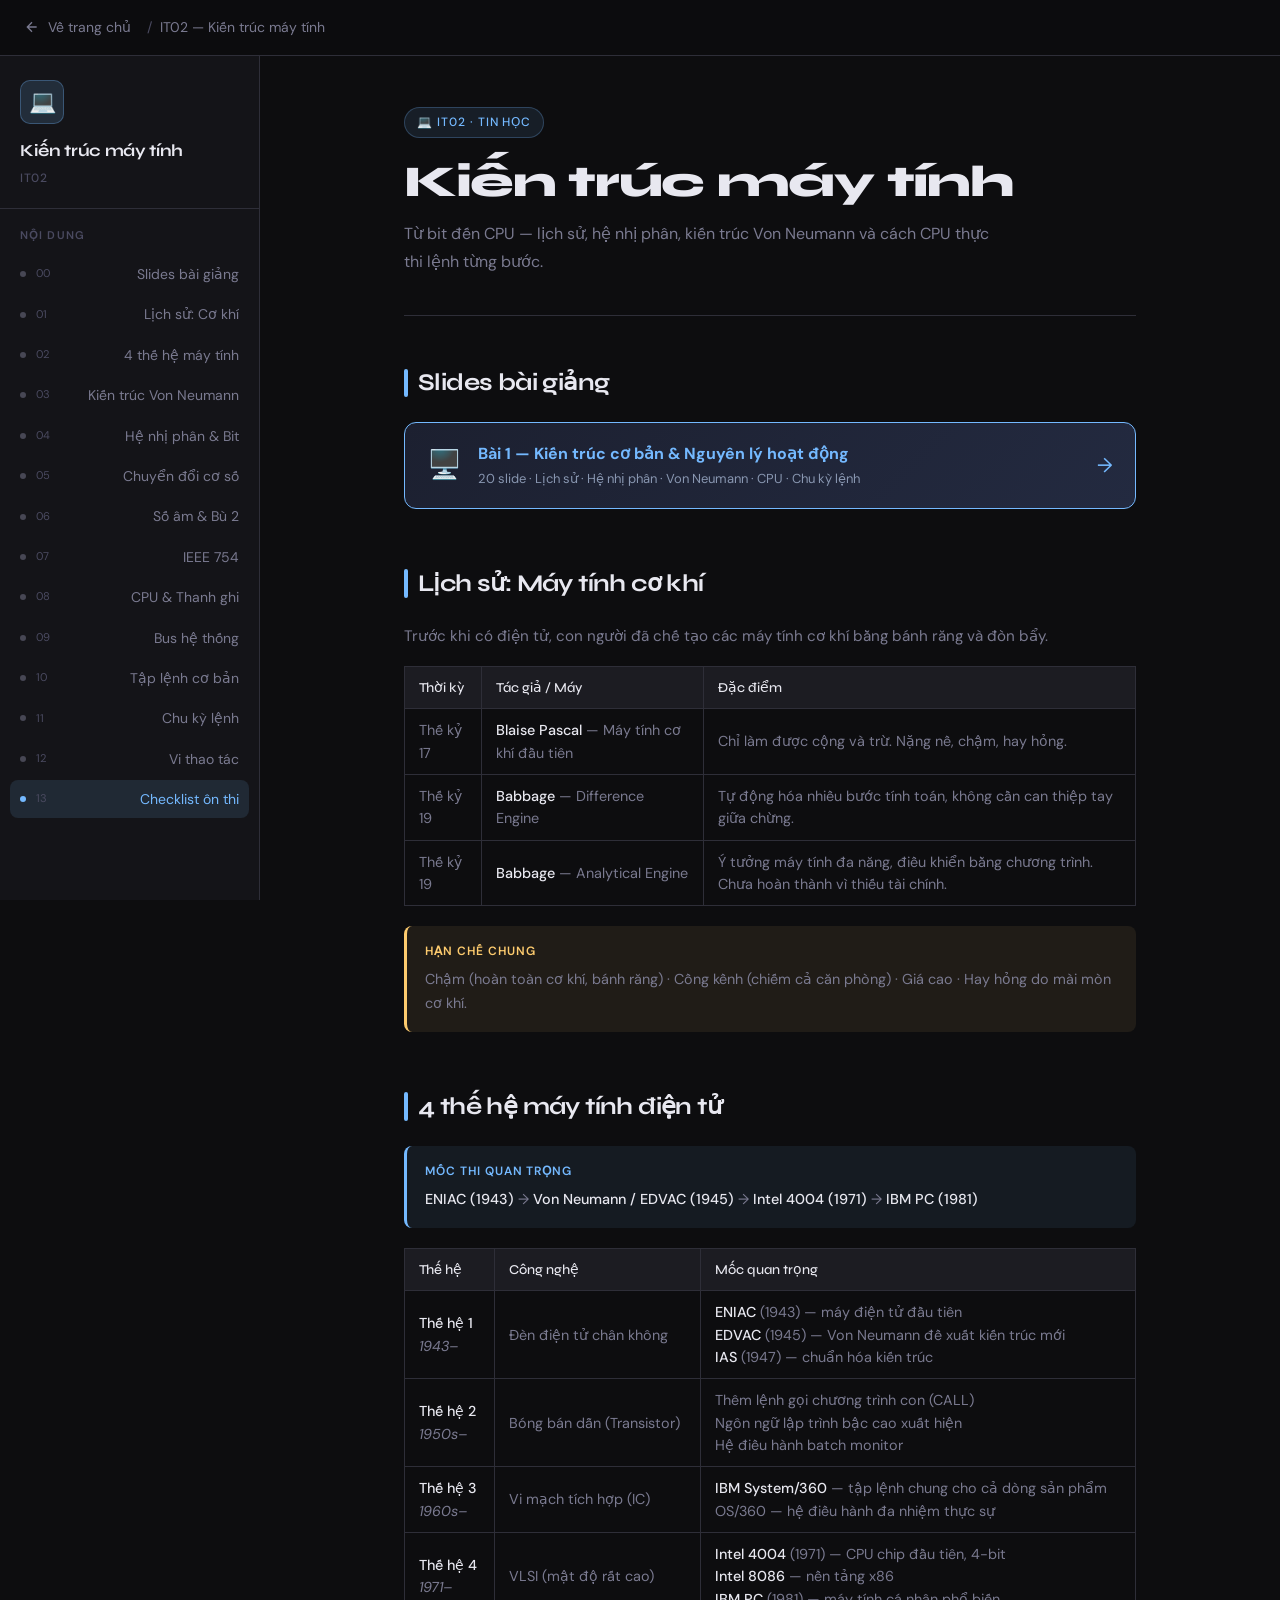
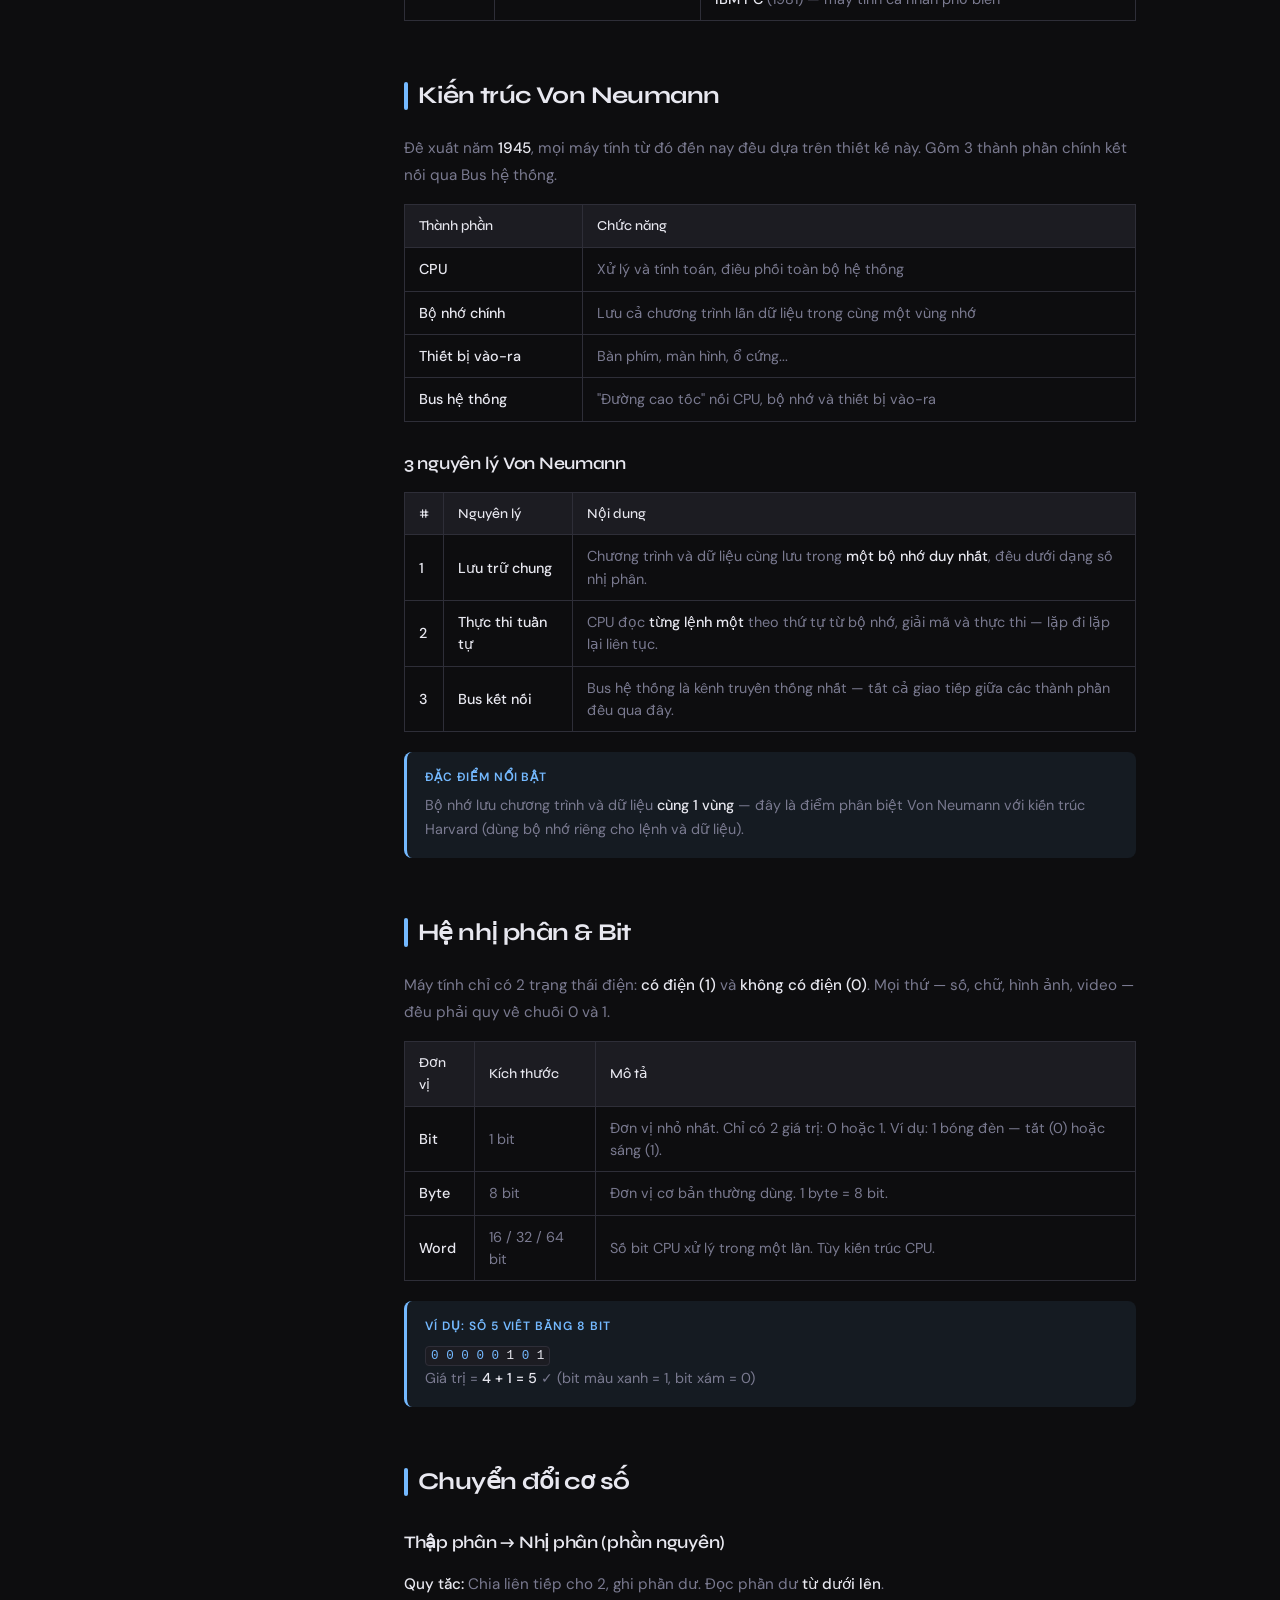
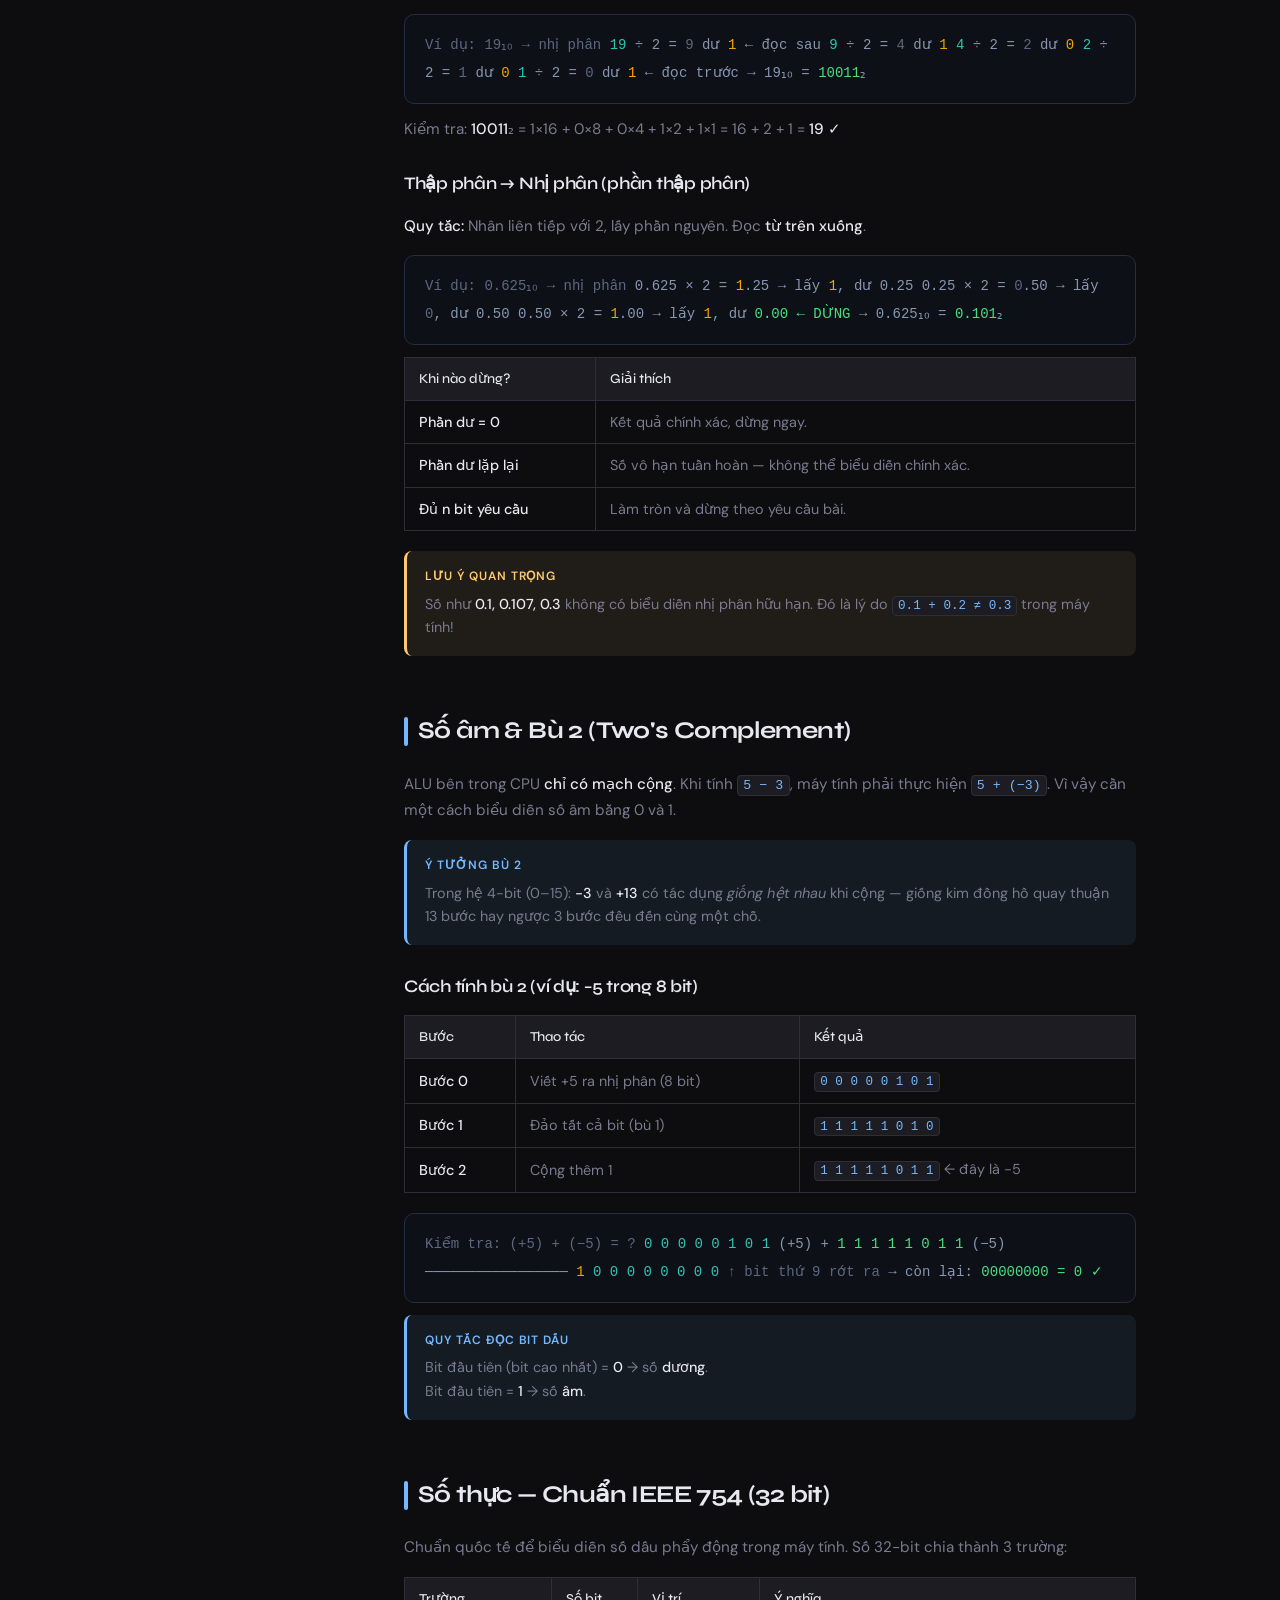
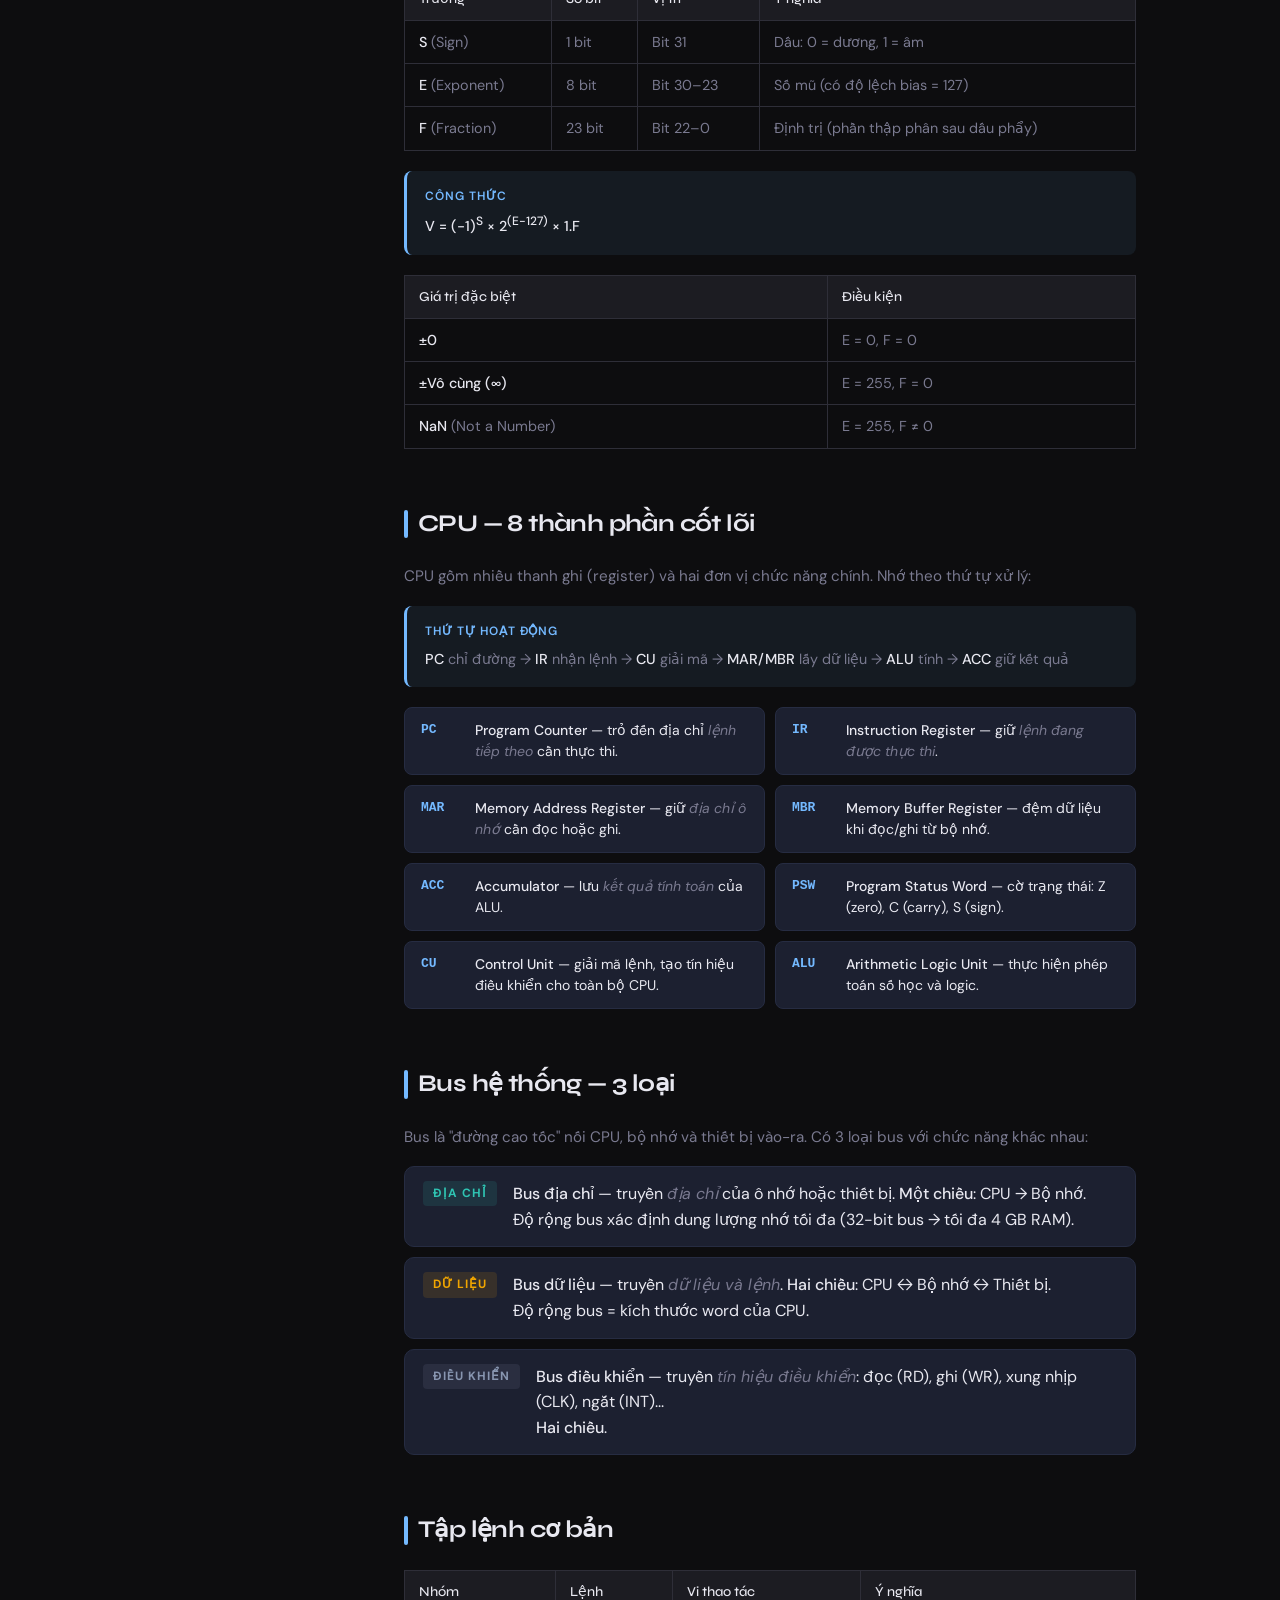
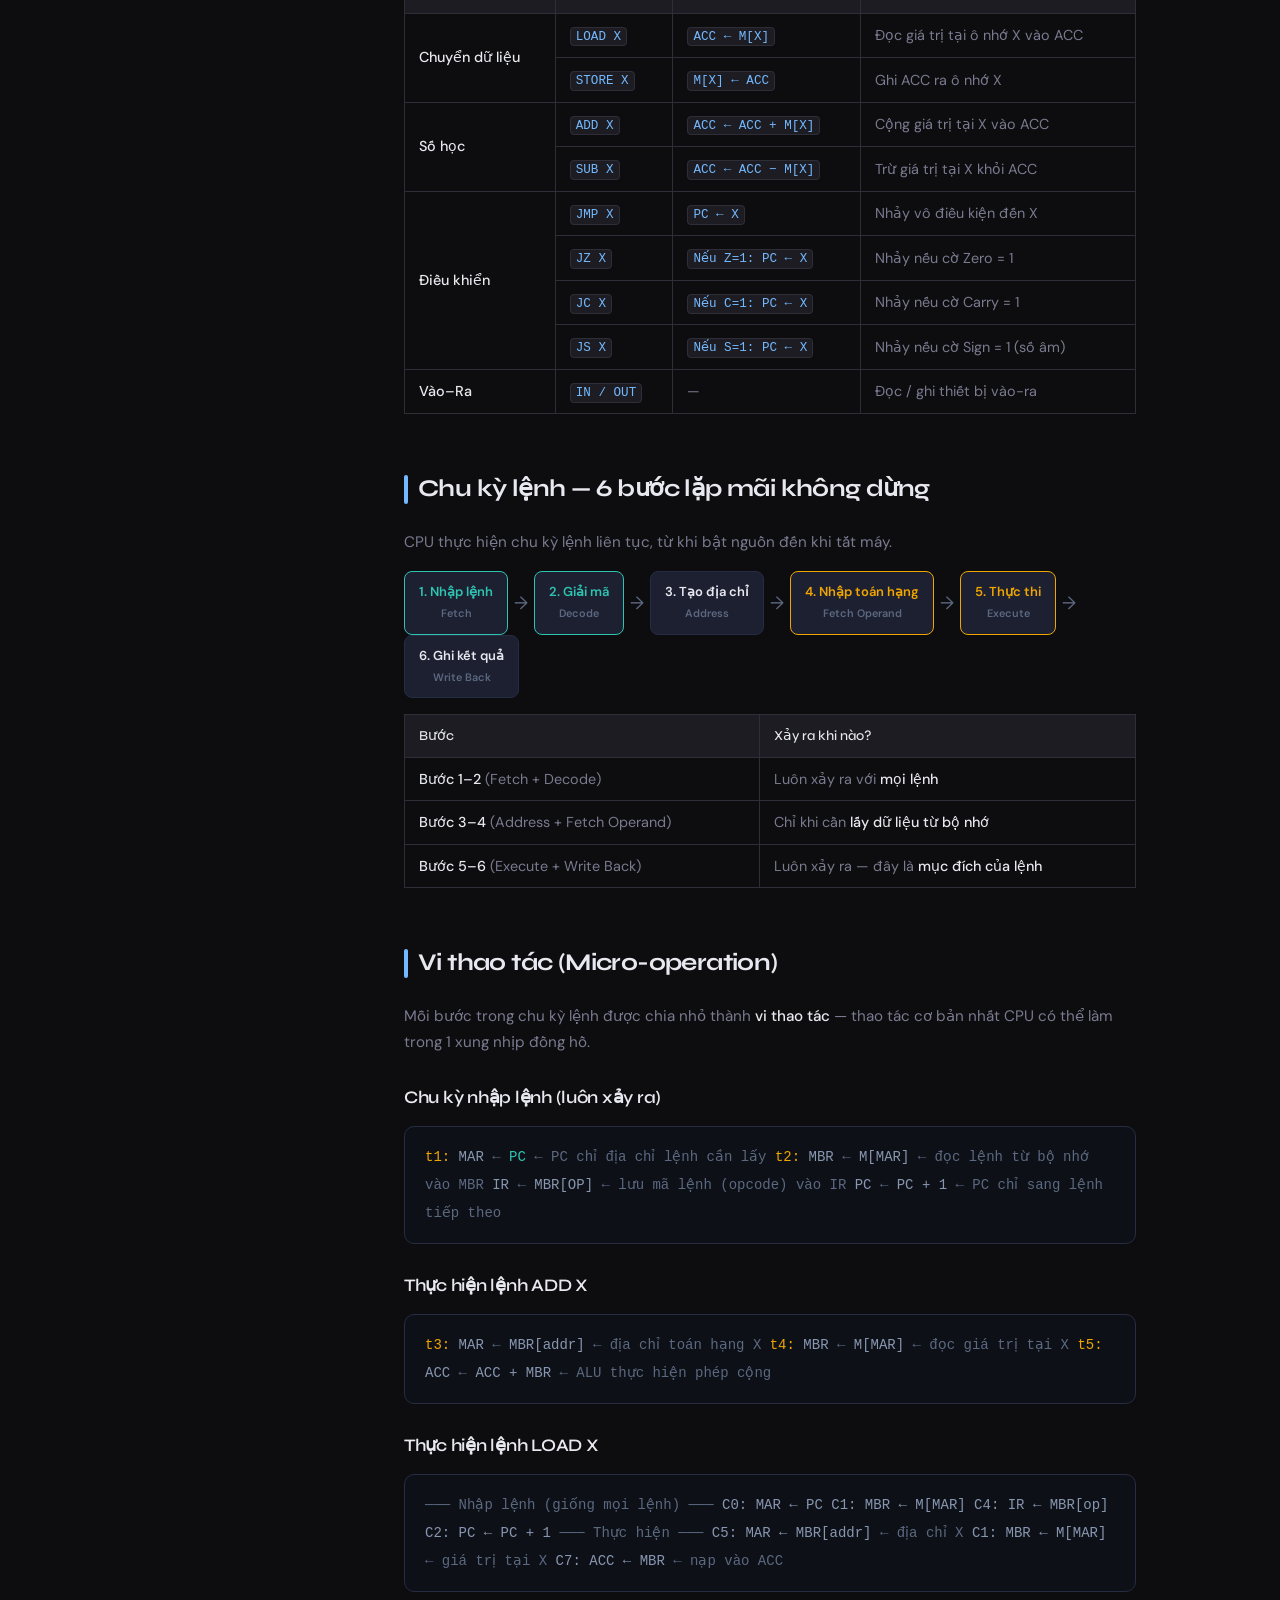
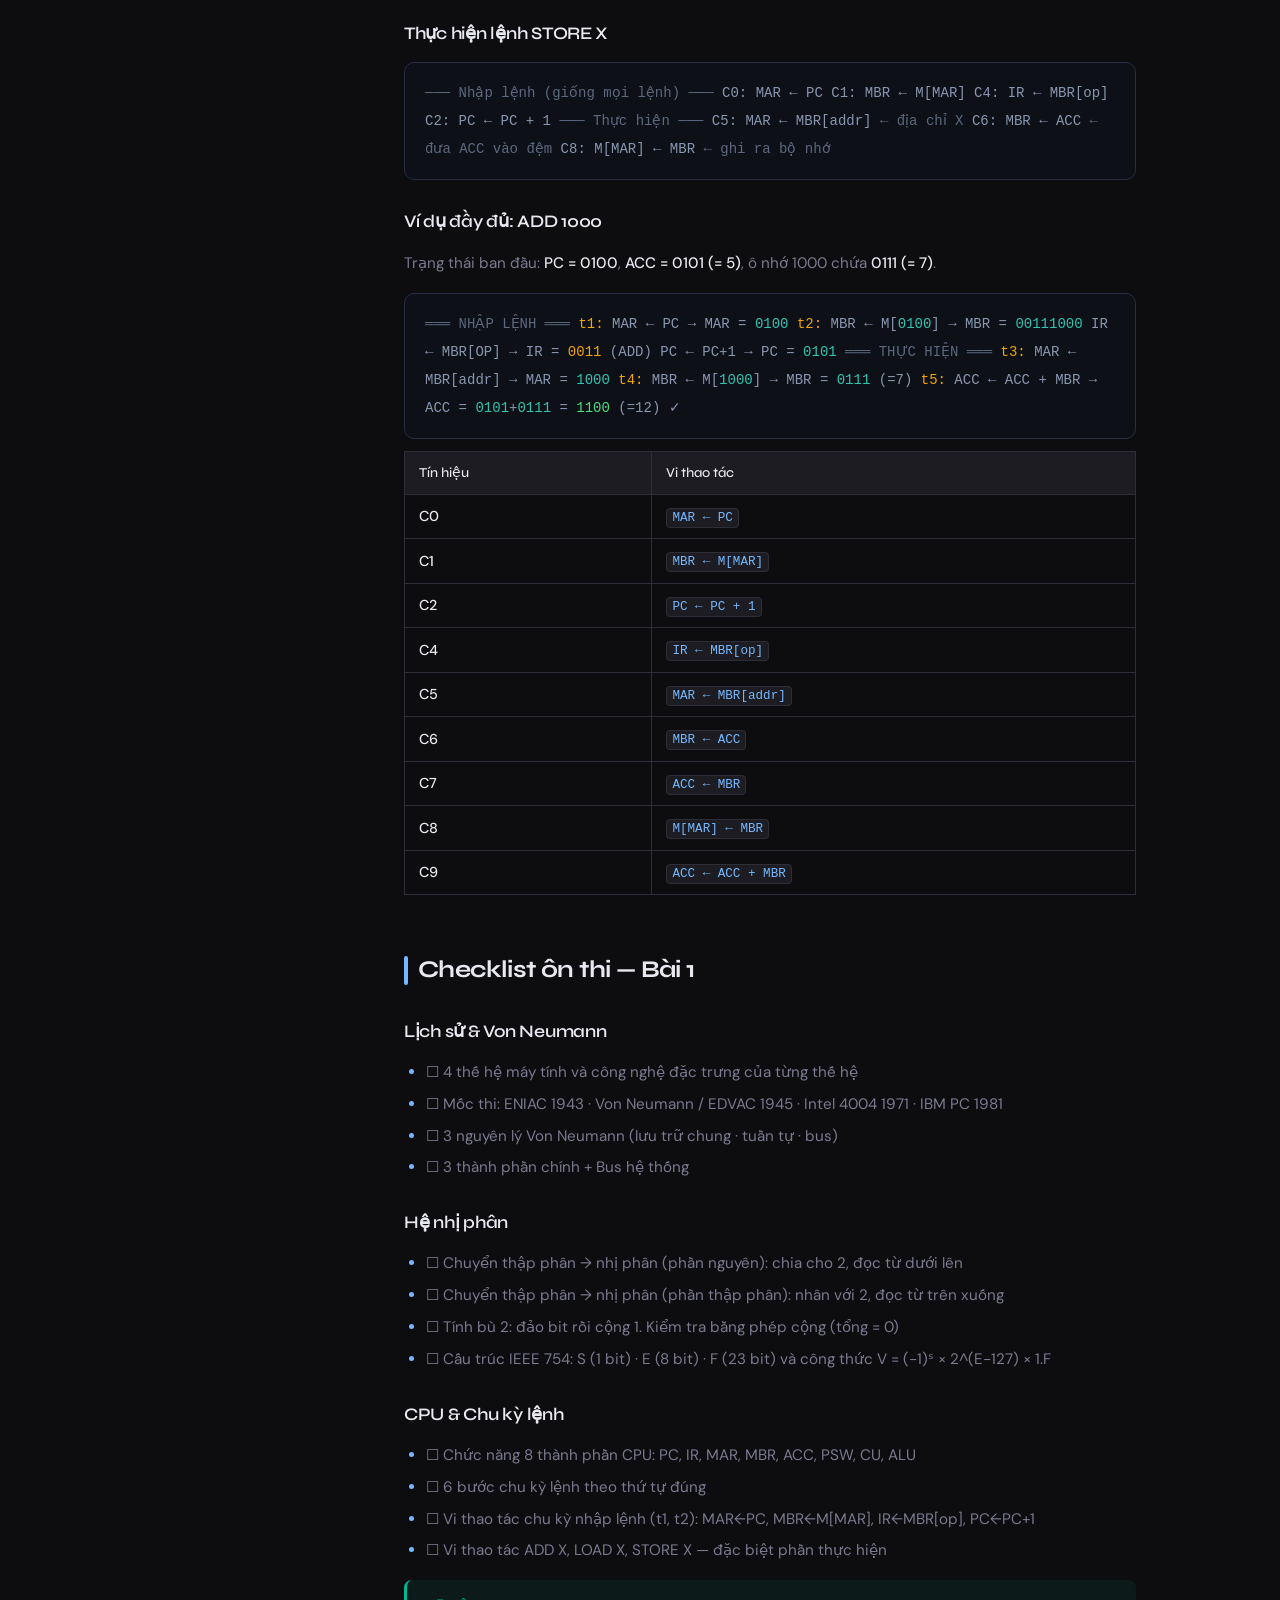
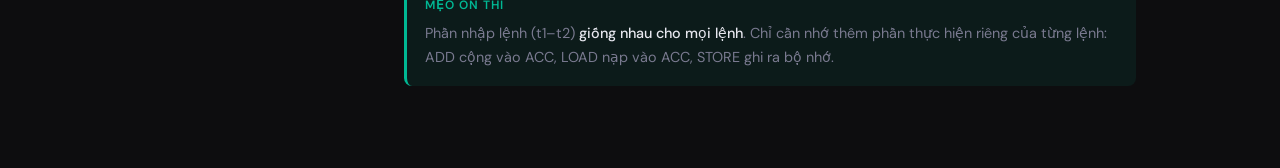
<file: subjects/it02.html>
<!DOCTYPE html>
<html lang="vi">
<head>
  <meta charset="UTF-8" />
  <meta name="viewport" content="width=device-width, initial-scale=1.0" />
  <title>IT02 — Kiến trúc máy tính</title>
  <link rel="icon" href="data:image/svg+xml,<svg xmlns='http://www.w3.org/2000/svg' viewBox='0 0 100 100'><text y='.9em' font-size='90'>💻</text></svg>" />
  <link rel="stylesheet" href="../assets/css/global.css" />
  <link rel="stylesheet" href="../assets/css/subject.css" />
  <style>
    :root { --subject-accent: var(--accent-cs); }
    .code-block {
      background: #0d1117;
      border: 1px solid #262c42;
      border-radius: 10px;
      padding: 16px 20px;
      font-family: 'Courier New', monospace;
      font-size: 14px;
      line-height: 2;
      color: #8896b0;
      margin: 12px 0;
      overflow-x: auto;
    }
    .code-block .ct { color: #2fc4b2; }
    .code-block .ca { color: #f0a500; }
    .code-block .cg { color: #4ade80; }
    .code-block .cd { color: #5c6880; }
    .reg-grid {
      display: grid;
      grid-template-columns: 1fr 1fr;
      gap: 10px;
      margin: 12px 0;
    }
    .reg-card {
      background: var(--surface-2, #1c2030);
      border: 1px solid #262c42;
      border-radius: 8px;
      padding: 12px 16px;
      display: flex;
      gap: 12px;
      align-items: flex-start;
    }
    .reg-name {
      font-family: monospace;
      font-size: 13px;
      font-weight: 700;
      color: var(--subject-accent);
      min-width: 42px;
      flex-shrink: 0;
    }
    .reg-desc { font-size: 14px; line-height: 1.5; }
    .step-flow {
      display: flex;
      gap: 0;
      margin: 16px 0;
      flex-wrap: wrap;
    }
    .step-item {
      display: flex;
      align-items: center;
      gap: 0;
    }
    .step-box {
      background: #1c2030;
      border: 1px solid #262c42;
      border-radius: 8px;
      padding: 10px 14px;
      font-size: 13px;
      font-weight: 600;
      text-align: center;
      white-space: nowrap;
    }
    .step-arrow {
      color: #5c6880;
      font-size: 18px;
      padding: 0 6px;
    }
    .bus-card {
      display: flex;
      gap: 16px;
      align-items: flex-start;
      padding: 14px 18px;
      background: #1c2030;
      border: 1px solid #262c42;
      border-radius: 10px;
      margin-bottom: 10px;
    }
    .bus-label {
      font-size: 12px;
      font-weight: 700;
      letter-spacing: 0.08em;
      text-transform: uppercase;
      padding: 3px 10px;
      border-radius: 4px;
      white-space: nowrap;
      flex-shrink: 0;
    }
    .slides-link-card {
      display: flex;
      align-items: center;
      gap: 16px;
      background: linear-gradient(135deg, #1c2030 0%, #232a40 100%);
      border: 1px solid var(--subject-accent);
      border-radius: 12px;
      padding: 18px 22px;
      text-decoration: none;
      color: inherit;
      margin-bottom: 8px;
      transition: background 0.15s;
    }
    .slides-link-card:hover { background: linear-gradient(135deg, #232a40 0%, #2a3350 100%); }
    .slides-link-icon { font-size: 28px; flex-shrink: 0; }
    .slides-link-title { font-size: 16px; font-weight: 700; color: var(--subject-accent); }
    .slides-link-sub { font-size: 13px; color: #8896b0; margin-top: 2px; }
    .slides-link-arrow { margin-left: auto; color: var(--subject-accent); font-size: 20px; }
  </style>
</head>
<body>

<div class="subject-layout">

  <nav class="subject-topbar">
    <a href="../index.html" class="back-btn">
      <svg width="16" height="16" viewBox="0 0 24 24" fill="none" stroke="currentColor" stroke-width="2"><path d="M19 12H5M12 5l-7 7 7 7"/></svg>
      Về trang chủ
    </a>
    <div class="topbar-breadcrumb">
      <span class="sep">/</span>
      <span class="topbar-subject-name">IT02 — Kiến trúc máy tính</span>
    </div>
  </nav>

  <button class="mobile-toc-toggle" id="mobile-toc-toggle">
    <svg width="14" height="14" viewBox="0 0 24 24" fill="none" stroke="currentColor" stroke-width="2" class="toggle-icon" style="transition:transform .2s"><path d="M3 12h18M3 6h18M3 18h18"/></svg>
    <span class="toggle-label">Mục lục</span>
  </button>

  <aside class="subject-sidebar">
    <div class="sidebar-inner">
      <div class="subject-header-sidebar">
        <div class="subject-icon-big">💻</div>
        <div class="subject-name-sidebar">Kiến trúc máy tính</div>
        <div class="subject-code-sidebar">IT02</div>
      </div>
      <div class="toc-label">Nội dung</div>
      <ul class="toc-list">
        <li class="toc-item"><span class="toc-link active" data-section="slides"><span class="toc-dot"></span><span class="toc-num">00</span>Slides bài giảng</span></li>
        <li class="toc-item"><span class="toc-link" data-section="lich-su-co-khi"><span class="toc-dot"></span><span class="toc-num">01</span>Lịch sử: Cơ khí</span></li>
        <li class="toc-item"><span class="toc-link" data-section="4-the-he"><span class="toc-dot"></span><span class="toc-num">02</span>4 thế hệ máy tính</span></li>
        <li class="toc-item"><span class="toc-link" data-section="von-neumann"><span class="toc-dot"></span><span class="toc-num">03</span>Kiến trúc Von Neumann</span></li>
        <li class="toc-item"><span class="toc-link" data-section="he-nhi-phan"><span class="toc-dot"></span><span class="toc-num">04</span>Hệ nhị phân & Bit</span></li>
        <li class="toc-item"><span class="toc-link" data-section="chuyen-doi"><span class="toc-dot"></span><span class="toc-num">05</span>Chuyển đổi cơ số</span></li>
        <li class="toc-item"><span class="toc-link" data-section="so-am"><span class="toc-dot"></span><span class="toc-num">06</span>Số âm & Bù 2</span></li>
        <li class="toc-item"><span class="toc-link" data-section="ieee754"><span class="toc-dot"></span><span class="toc-num">07</span>IEEE 754</span></li>
        <li class="toc-item"><span class="toc-link" data-section="cpu-thanh-ghi"><span class="toc-dot"></span><span class="toc-num">08</span>CPU & Thanh ghi</span></li>
        <li class="toc-item"><span class="toc-link" data-section="bus"><span class="toc-dot"></span><span class="toc-num">09</span>Bus hệ thống</span></li>
        <li class="toc-item"><span class="toc-link" data-section="tap-lenh"><span class="toc-dot"></span><span class="toc-num">10</span>Tập lệnh cơ bản</span></li>
        <li class="toc-item"><span class="toc-link" data-section="chu-ky-lenh"><span class="toc-dot"></span><span class="toc-num">11</span>Chu kỳ lệnh</span></li>
        <li class="toc-item"><span class="toc-link" data-section="vi-thao-tac"><span class="toc-dot"></span><span class="toc-num">12</span>Vi thao tác</span></li>
        <li class="toc-item"><span class="toc-link" data-section="on-thi"><span class="toc-dot"></span><span class="toc-num">13</span>Checklist ôn thi</span></li>
      </ul>
    </div>
  </aside>

  <main class="subject-content">

    <div class="content-hero">
      <span class="content-hero-badge">💻 IT02 · Tin học</span>
      <h1 class="content-hero-title">Kiến trúc máy tính</h1>
      <p class="content-hero-desc">Từ bit đến CPU — lịch sử, hệ nhị phân, kiến trúc Von Neumann và cách CPU thực thi lệnh từng bước.</p>
    </div>

    <!-- 00 Slides -->
    <div class="content-section" id="slides">
      <h2>Slides bài giảng</h2>
      <a href="IT02_Slides_Bai1.html" class="slides-link-card" target="_blank">
        <div class="slides-link-icon">🖥️</div>
        <div>
          <div class="slides-link-title">Bài 1 — Kiến trúc cơ bản & Nguyên lý hoạt động</div>
          <div class="slides-link-sub">20 slide · Lịch sử · Hệ nhị phân · Von Neumann · CPU · Chu kỳ lệnh</div>
        </div>
        <div class="slides-link-arrow">→</div>
      </a>
    </div>

    <!-- 01 Lịch sử cơ khí -->
    <div class="content-section" id="lich-su-co-khi">
      <h2>Lịch sử: Máy tính cơ khí</h2>
      <p>Trước khi có điện tử, con người đã chế tạo các máy tính cơ khí bằng bánh răng và đòn bẩy.</p>

      <table>
        <thead><tr><th>Thời kỳ</th><th>Tác giả / Máy</th><th>Đặc điểm</th></tr></thead>
        <tbody>
          <tr><td>Thế kỷ 17</td><td><strong>Blaise Pascal</strong> — Máy tính cơ khí đầu tiên</td><td>Chỉ làm được cộng và trừ. Nặng nề, chậm, hay hỏng.</td></tr>
          <tr><td>Thế kỷ 19</td><td><strong>Babbage</strong> — Difference Engine</td><td>Tự động hóa nhiều bước tính toán, không cần can thiệp tay giữa chừng.</td></tr>
          <tr><td>Thế kỷ 19</td><td><strong>Babbage</strong> — Analytical Engine</td><td>Ý tưởng máy tính đa năng, điều khiển bằng chương trình. Chưa hoàn thành vì thiếu tài chính.</td></tr>
        </tbody>
      </table>

      <div class="warn-box">
        <span class="box-label">Hạn chế chung</span>
        Chậm (hoàn toàn cơ khí, bánh răng) · Cồng kềnh (chiếm cả căn phòng) · Giá cao · Hay hỏng do mài mòn cơ khí.
      </div>
    </div>

    <!-- 02 4 thế hệ -->
    <div class="content-section" id="4-the-he">
      <h2>4 thế hệ máy tính điện tử</h2>
      <div class="key-box">
        <span class="box-label">Mốc thi quan trọng</span>
        <strong>ENIAC (1943)</strong> → <strong>Von Neumann / EDVAC (1945)</strong> → <strong>Intel 4004 (1971)</strong> → <strong>IBM PC (1981)</strong>
      </div>

      <table>
        <thead><tr><th>Thế hệ</th><th>Công nghệ</th><th>Mốc quan trọng</th></tr></thead>
        <tbody>
          <tr>
            <td><strong>Thế hệ 1</strong><br><em>1943–</em></td>
            <td>Đèn điện tử chân không</td>
            <td>
              <strong>ENIAC</strong> (1943) — máy điện tử đầu tiên<br>
              <strong>EDVAC</strong> (1945) — Von Neumann đề xuất kiến trúc mới<br>
              <strong>IAS</strong> (1947) — chuẩn hóa kiến trúc
            </td>
          </tr>
          <tr>
            <td><strong>Thế hệ 2</strong><br><em>1950s–</em></td>
            <td>Bóng bán dẫn (Transistor)</td>
            <td>
              Thêm lệnh gọi chương trình con (CALL)<br>
              Ngôn ngữ lập trình bậc cao xuất hiện<br>
              Hệ điều hành batch monitor
            </td>
          </tr>
          <tr>
            <td><strong>Thế hệ 3</strong><br><em>1960s–</em></td>
            <td>Vi mạch tích hợp (IC)</td>
            <td>
              <strong>IBM System/360</strong> — tập lệnh chung cho cả dòng sản phẩm<br>
              OS/360 — hệ điều hành đa nhiệm thực sự
            </td>
          </tr>
          <tr>
            <td><strong>Thế hệ 4</strong><br><em>1971–</em></td>
            <td>VLSI (mật độ rất cao)</td>
            <td>
              <strong>Intel 4004</strong> (1971) — CPU chip đầu tiên, 4-bit<br>
              <strong>Intel 8086</strong> — nền tảng x86<br>
              <strong>IBM PC</strong> (1981) — máy tính cá nhân phổ biến
            </td>
          </tr>
        </tbody>
      </table>
    </div>

    <!-- 03 Von Neumann -->
    <div class="content-section" id="von-neumann">
      <h2>Kiến trúc Von Neumann</h2>
      <p>Đề xuất năm <strong>1945</strong>, mọi máy tính từ đó đến nay đều dựa trên thiết kế này. Gồm 3 thành phần chính kết nối qua Bus hệ thống.</p>

      <table>
        <thead><tr><th>Thành phần</th><th>Chức năng</th></tr></thead>
        <tbody>
          <tr><td><strong>CPU</strong></td><td>Xử lý và tính toán, điều phối toàn bộ hệ thống</td></tr>
          <tr><td><strong>Bộ nhớ chính</strong></td><td>Lưu cả chương trình lẫn dữ liệu trong cùng một vùng nhớ</td></tr>
          <tr><td><strong>Thiết bị vào-ra</strong></td><td>Bàn phím, màn hình, ổ cứng...</td></tr>
          <tr><td><strong>Bus hệ thống</strong></td><td>"Đường cao tốc" nối CPU, bộ nhớ và thiết bị vào-ra</td></tr>
        </tbody>
      </table>

      <h3>3 nguyên lý Von Neumann</h3>
      <table>
        <thead><tr><th>#</th><th>Nguyên lý</th><th>Nội dung</th></tr></thead>
        <tbody>
          <tr>
            <td><strong>1</strong></td>
            <td><strong>Lưu trữ chung</strong></td>
            <td>Chương trình và dữ liệu cùng lưu trong <strong>một bộ nhớ duy nhất</strong>, đều dưới dạng số nhị phân.</td>
          </tr>
          <tr>
            <td><strong>2</strong></td>
            <td><strong>Thực thi tuần tự</strong></td>
            <td>CPU đọc <strong>từng lệnh một</strong> theo thứ tự từ bộ nhớ, giải mã và thực thi — lặp đi lặp lại liên tục.</td>
          </tr>
          <tr>
            <td><strong>3</strong></td>
            <td><strong>Bus kết nối</strong></td>
            <td>Bus hệ thống là kênh truyền thống nhất — tất cả giao tiếp giữa các thành phần đều qua đây.</td>
          </tr>
        </tbody>
      </table>

      <div class="key-box">
        <span class="box-label">Đặc điểm nổi bật</span>
        Bộ nhớ lưu chương trình và dữ liệu <strong>cùng 1 vùng</strong> — đây là điểm phân biệt Von Neumann với kiến trúc Harvard (dùng bộ nhớ riêng cho lệnh và dữ liệu).
      </div>
    </div>

    <!-- 04 Hệ nhị phân -->
    <div class="content-section" id="he-nhi-phan">
      <h2>Hệ nhị phân & Bit</h2>
      <p>Máy tính chỉ có 2 trạng thái điện: <strong>có điện (1)</strong> và <strong>không có điện (0)</strong>. Mọi thứ — số, chữ, hình ảnh, video — đều phải quy về chuỗi 0 và 1.</p>

      <table>
        <thead><tr><th>Đơn vị</th><th>Kích thước</th><th>Mô tả</th></tr></thead>
        <tbody>
          <tr><td><strong>Bit</strong></td><td>1 bit</td><td>Đơn vị nhỏ nhất. Chỉ có 2 giá trị: 0 hoặc 1. Ví dụ: 1 bóng đèn — tắt (0) hoặc sáng (1).</td></tr>
          <tr><td><strong>Byte</strong></td><td>8 bit</td><td>Đơn vị cơ bản thường dùng. 1 byte = 8 bit.</td></tr>
          <tr><td><strong>Word</strong></td><td>16 / 32 / 64 bit</td><td>Số bit CPU xử lý trong một lần. Tùy kiến trúc CPU.</td></tr>
        </tbody>
      </table>

      <div class="note-box">
        <span class="box-label">Ví dụ: số 5 viết bằng 8 bit</span>
        <code>0 0 0 0 0 <strong>1</strong> 0 <strong>1</strong></code><br>
        Giá trị = <strong>4 + 1 = 5</strong> ✓ (bit màu xanh = 1, bit xám = 0)
      </div>
    </div>

    <!-- 05 Chuyển đổi -->
    <div class="content-section" id="chuyen-doi">
      <h2>Chuyển đổi cơ số</h2>

      <h3>Thập phân → Nhị phân (phần nguyên)</h3>
      <p><strong>Quy tắc:</strong> Chia liên tiếp cho 2, ghi phần dư. Đọc phần dư <strong>từ dưới lên</strong>.</p>
      <div class="code-block">
<span class="cd">Ví dụ: 19₁₀ → nhị phân</span>

<span class="ct">19</span> ÷ 2 = <span class="cd">9</span>  dư <span class="ca">1</span>  ← đọc sau
<span class="ct"> 9</span> ÷ 2 = <span class="cd">4</span>  dư <span class="ca">1</span>
<span class="ct"> 4</span> ÷ 2 = <span class="cd">2</span>  dư <span class="ca">0</span>
<span class="ct"> 2</span> ÷ 2 = <span class="cd">1</span>  dư <span class="ca">0</span>
<span class="ct"> 1</span> ÷ 2 = <span class="cd">0</span>  dư <span class="ca">1</span>  ← đọc trước

→ 19₁₀ = <span class="cg">10011</span>₂
      </div>
      <p>Kiểm tra: <strong>10011</strong>₂ = 1×16 + 0×8 + 0×4 + 1×2 + 1×1 = 16 + 2 + 1 = <strong>19 ✓</strong></p>

      <h3>Thập phân → Nhị phân (phần thập phân)</h3>
      <p><strong>Quy tắc:</strong> Nhân liên tiếp với 2, lấy phần nguyên. Đọc <strong>từ trên xuống</strong>.</p>
      <div class="code-block">
<span class="cd">Ví dụ: 0.625₁₀ → nhị phân</span>

0.625 × 2 = <span class="ca">1</span>.25  → lấy <span class="ca">1</span>, dư 0.25
0.25  × 2 = <span class="cd">0</span>.50  → lấy <span class="cd">0</span>, dư 0.50
0.50  × 2 = <span class="ca">1</span>.00  → lấy <span class="ca">1</span>, dư <span class="cg">0.00 ← DỪNG</span>

→ 0.625₁₀ = <span class="cg">0.101</span>₂
      </div>

      <table>
        <thead><tr><th>Khi nào dừng?</th><th>Giải thích</th></tr></thead>
        <tbody>
          <tr><td><strong>Phần dư = 0</strong></td><td>Kết quả chính xác, dừng ngay.</td></tr>
          <tr><td><strong>Phần dư lặp lại</strong></td><td>Số vô hạn tuần hoàn — không thể biểu diễn chính xác.</td></tr>
          <tr><td><strong>Đủ n bit yêu cầu</strong></td><td>Làm tròn và dừng theo yêu cầu bài.</td></tr>
        </tbody>
      </table>

      <div class="warn-box">
        <span class="box-label">Lưu ý quan trọng</span>
        Số như <strong>0.1, 0.107, 0.3</strong> không có biểu diễn nhị phân hữu hạn. Đó là lý do <code>0.1 + 0.2 ≠ 0.3</code> trong máy tính!
      </div>
    </div>

    <!-- 06 Số âm & Bù 2 -->
    <div class="content-section" id="so-am">
      <h2>Số âm & Bù 2 (Two's Complement)</h2>
      <p>ALU bên trong CPU <strong>chỉ có mạch cộng</strong>. Khi tính <code>5 − 3</code>, máy tính phải thực hiện <code>5 + (−3)</code>. Vì vậy cần một cách biểu diễn số âm bằng 0 và 1.</p>

      <div class="key-box">
        <span class="box-label">Ý tưởng bù 2</span>
        Trong hệ 4-bit (0–15): <strong>−3</strong> và <strong>+13</strong> có tác dụng <em>giống hệt nhau</em> khi cộng — giống kim đồng hồ quay thuận 13 bước hay ngược 3 bước đều đến cùng một chỗ.
      </div>

      <h3>Cách tính bù 2 (ví dụ: −5 trong 8 bit)</h3>
      <table>
        <thead><tr><th>Bước</th><th>Thao tác</th><th>Kết quả</th></tr></thead>
        <tbody>
          <tr><td><strong>Bước 0</strong></td><td>Viết +5 ra nhị phân (8 bit)</td><td><code>0 0 0 0 0 1 0 1</code></td></tr>
          <tr><td><strong>Bước 1</strong></td><td>Đảo tất cả bit (bù 1)</td><td><code>1 1 1 1 1 0 1 0</code></td></tr>
          <tr><td><strong>Bước 2</strong></td><td>Cộng thêm 1</td><td><code>1 1 1 1 1 0 1 1</code> ← đây là −5</td></tr>
        </tbody>
      </table>

      <div class="code-block">
<span class="cd">Kiểm tra: (+5) + (−5) = ?</span>

  <span class="ct">0 0 0 0 0 1 0 1</span>   (+5)
+ <span class="cg">1 1 1 1 1 0 1 1</span>   (−5)
─────────────────
<span class="ca">1</span> <span class="ct">0 0 0 0 0 0 0 0</span>
<span class="cd">↑ bit thứ 9 rớt ra</span>

→ còn lại: <span class="cg">00000000 = 0 ✓</span>
      </div>

      <div class="note-box">
        <span class="box-label">Quy tắc đọc bit dấu</span>
        Bit đầu tiên (bit cao nhất) = <strong>0</strong> → số <strong>dương</strong>.<br>
        Bit đầu tiên = <strong>1</strong> → số <strong>âm</strong>.
      </div>
    </div>

    <!-- 07 IEEE 754 -->
    <div class="content-section" id="ieee754">
      <h2>Số thực — Chuẩn IEEE 754 (32 bit)</h2>
      <p>Chuẩn quốc tế để biểu diễn số dấu phẩy động trong máy tính. Số 32-bit chia thành 3 trường:</p>

      <table>
        <thead><tr><th>Trường</th><th>Số bit</th><th>Vị trí</th><th>Ý nghĩa</th></tr></thead>
        <tbody>
          <tr><td><strong>S</strong> (Sign)</td><td>1 bit</td><td>Bit 31</td><td>Dấu: 0 = dương, 1 = âm</td></tr>
          <tr><td><strong>E</strong> (Exponent)</td><td>8 bit</td><td>Bit 30–23</td><td>Số mũ (có độ lệch bias = 127)</td></tr>
          <tr><td><strong>F</strong> (Fraction)</td><td>23 bit</td><td>Bit 22–0</td><td>Định trị (phần thập phân sau dấu phẩy)</td></tr>
        </tbody>
      </table>

      <div class="key-box">
        <span class="box-label">Công thức</span>
        <strong>V = (−1)<sup>S</sup> × 2<sup>(E−127)</sup> × 1.F</strong>
      </div>

      <table>
        <thead><tr><th>Giá trị đặc biệt</th><th>Điều kiện</th></tr></thead>
        <tbody>
          <tr><td><strong>±0</strong></td><td>E = 0, F = 0</td></tr>
          <tr><td><strong>±Vô cùng (∞)</strong></td><td>E = 255, F = 0</td></tr>
          <tr><td><strong>NaN</strong> (Not a Number)</td><td>E = 255, F ≠ 0</td></tr>
        </tbody>
      </table>
    </div>

    <!-- 08 CPU & Thanh ghi -->
    <div class="content-section" id="cpu-thanh-ghi">
      <h2>CPU — 8 thành phần cốt lõi</h2>
      <p>CPU gồm nhiều thanh ghi (register) và hai đơn vị chức năng chính. Nhớ theo thứ tự xử lý:</p>
      <div class="key-box">
        <span class="box-label">Thứ tự hoạt động</span>
        <strong>PC</strong> chỉ đường → <strong>IR</strong> nhận lệnh → <strong>CU</strong> giải mã → <strong>MAR/MBR</strong> lấy dữ liệu → <strong>ALU</strong> tính → <strong>ACC</strong> giữ kết quả
      </div>

      <div class="reg-grid">
        <div class="reg-card">
          <span class="reg-name">PC</span>
          <div class="reg-desc"><strong>Program Counter</strong> — trỏ đến địa chỉ <em>lệnh tiếp theo</em> cần thực thi.</div>
        </div>
        <div class="reg-card">
          <span class="reg-name">IR</span>
          <div class="reg-desc"><strong>Instruction Register</strong> — giữ <em>lệnh đang được thực thi</em>.</div>
        </div>
        <div class="reg-card">
          <span class="reg-name">MAR</span>
          <div class="reg-desc"><strong>Memory Address Register</strong> — giữ <em>địa chỉ ô nhớ</em> cần đọc hoặc ghi.</div>
        </div>
        <div class="reg-card">
          <span class="reg-name">MBR</span>
          <div class="reg-desc"><strong>Memory Buffer Register</strong> — đệm dữ liệu khi đọc/ghi từ bộ nhớ.</div>
        </div>
        <div class="reg-card">
          <span class="reg-name">ACC</span>
          <div class="reg-desc"><strong>Accumulator</strong> — lưu <em>kết quả tính toán</em> của ALU.</div>
        </div>
        <div class="reg-card">
          <span class="reg-name">PSW</span>
          <div class="reg-desc"><strong>Program Status Word</strong> — cờ trạng thái: Z (zero), C (carry), S (sign).</div>
        </div>
        <div class="reg-card">
          <span class="reg-name">CU</span>
          <div class="reg-desc"><strong>Control Unit</strong> — giải mã lệnh, tạo tín hiệu điều khiển cho toàn bộ CPU.</div>
        </div>
        <div class="reg-card">
          <span class="reg-name">ALU</span>
          <div class="reg-desc"><strong>Arithmetic Logic Unit</strong> — thực hiện phép toán số học và logic.</div>
        </div>
      </div>
    </div>

    <!-- 09 Bus -->
    <div class="content-section" id="bus">
      <h2>Bus hệ thống — 3 loại</h2>
      <p>Bus là "đường cao tốc" nối CPU, bộ nhớ và thiết bị vào-ra. Có 3 loại bus với chức năng khác nhau:</p>

      <div class="bus-card">
        <span class="bus-label" style="background:rgba(47,196,178,0.12);color:#2fc4b2;">Địa chỉ</span>
        <div>
          <strong>Bus địa chỉ</strong> — truyền <em>địa chỉ</em> của ô nhớ hoặc thiết bị. <strong>Một chiều</strong>: CPU → Bộ nhớ.<br>
          Độ rộng bus xác định dung lượng nhớ tối đa (32-bit bus → tối đa 4 GB RAM).
        </div>
      </div>
      <div class="bus-card">
        <span class="bus-label" style="background:rgba(240,165,0,0.12);color:#f0a500;">Dữ liệu</span>
        <div>
          <strong>Bus dữ liệu</strong> — truyền <em>dữ liệu và lệnh</em>. <strong>Hai chiều</strong>: CPU ↔ Bộ nhớ ↔ Thiết bị.<br>
          Độ rộng bus = kích thước word của CPU.
        </div>
      </div>
      <div class="bus-card">
        <span class="bus-label" style="background:rgba(136,150,176,0.12);color:#8896b0;">Điều khiển</span>
        <div>
          <strong>Bus điều khiển</strong> — truyền <em>tín hiệu điều khiển</em>: đọc (RD), ghi (WR), xung nhịp (CLK), ngắt (INT)...<br>
          <strong>Hai chiều</strong>.
        </div>
      </div>
    </div>

    <!-- 10 Tập lệnh -->
    <div class="content-section" id="tap-lenh">
      <h2>Tập lệnh cơ bản</h2>

      <table>
        <thead><tr><th>Nhóm</th><th>Lệnh</th><th>Vi thao tác</th><th>Ý nghĩa</th></tr></thead>
        <tbody>
          <tr>
            <td rowspan="2"><strong>Chuyển dữ liệu</strong></td>
            <td><code>LOAD X</code></td><td><code>ACC ← M[X]</code></td><td>Đọc giá trị tại ô nhớ X vào ACC</td>
          </tr>
          <tr>
            <td><code>STORE X</code></td><td><code>M[X] ← ACC</code></td><td>Ghi ACC ra ô nhớ X</td>
          </tr>
          <tr>
            <td rowspan="2"><strong>Số học</strong></td>
            <td><code>ADD X</code></td><td><code>ACC ← ACC + M[X]</code></td><td>Cộng giá trị tại X vào ACC</td>
          </tr>
          <tr>
            <td><code>SUB X</code></td><td><code>ACC ← ACC − M[X]</code></td><td>Trừ giá trị tại X khỏi ACC</td>
          </tr>
          <tr>
            <td rowspan="4"><strong>Điều khiển</strong></td>
            <td><code>JMP X</code></td><td><code>PC ← X</code></td><td>Nhảy vô điều kiện đến X</td>
          </tr>
          <tr>
            <td><code>JZ X</code></td><td><code>Nếu Z=1: PC ← X</code></td><td>Nhảy nếu cờ Zero = 1</td>
          </tr>
          <tr>
            <td><code>JC X</code></td><td><code>Nếu C=1: PC ← X</code></td><td>Nhảy nếu cờ Carry = 1</td>
          </tr>
          <tr>
            <td><code>JS X</code></td><td><code>Nếu S=1: PC ← X</code></td><td>Nhảy nếu cờ Sign = 1 (số âm)</td>
          </tr>
          <tr>
            <td><strong>Vào–Ra</strong></td>
            <td><code>IN / OUT</code></td><td>—</td><td>Đọc / ghi thiết bị vào-ra</td>
          </tr>
        </tbody>
      </table>
    </div>

    <!-- 11 Chu kỳ lệnh -->
    <div class="content-section" id="chu-ky-lenh">
      <h2>Chu kỳ lệnh — 6 bước lặp mãi không dừng</h2>
      <p>CPU thực hiện chu kỳ lệnh liên tục, từ khi bật nguồn đến khi tắt máy.</p>

      <div class="step-flow">
        <div class="step-item">
          <div class="step-box" style="border-color:#2fc4b2;color:#2fc4b2;">1. Nhập lệnh<br><small style="color:#5c6880">Fetch</small></div>
          <span class="step-arrow">→</span>
        </div>
        <div class="step-item">
          <div class="step-box" style="border-color:#2fc4b2;color:#2fc4b2;">2. Giải mã<br><small style="color:#5c6880">Decode</small></div>
          <span class="step-arrow">→</span>
        </div>
        <div class="step-item">
          <div class="step-box">3. Tạo địa chỉ<br><small style="color:#5c6880">Address</small></div>
          <span class="step-arrow">→</span>
        </div>
        <div class="step-item">
          <div class="step-box" style="border-color:#f0a500;color:#f0a500;">4. Nhập toán hạng<br><small style="color:#5c6880">Fetch Operand</small></div>
          <span class="step-arrow">→</span>
        </div>
        <div class="step-item">
          <div class="step-box" style="border-color:#f0a500;color:#f0a500;">5. Thực thi<br><small style="color:#5c6880">Execute</small></div>
          <span class="step-arrow">→</span>
        </div>
        <div class="step-item">
          <div class="step-box">6. Ghi kết quả<br><small style="color:#5c6880">Write Back</small></div>
        </div>
      </div>

      <table>
        <thead><tr><th>Bước</th><th>Xảy ra khi nào?</th></tr></thead>
        <tbody>
          <tr><td><strong>Bước 1–2</strong> (Fetch + Decode)</td><td>Luôn xảy ra với <strong>mọi lệnh</strong></td></tr>
          <tr><td><strong>Bước 3–4</strong> (Address + Fetch Operand)</td><td>Chỉ khi cần <strong>lấy dữ liệu từ bộ nhớ</strong></td></tr>
          <tr><td><strong>Bước 5–6</strong> (Execute + Write Back)</td><td>Luôn xảy ra — đây là <strong>mục đích của lệnh</strong></td></tr>
        </tbody>
      </table>
    </div>

    <!-- 12 Vi thao tác -->
    <div class="content-section" id="vi-thao-tac">
      <h2>Vi thao tác (Micro-operation)</h2>
      <p>Mỗi bước trong chu kỳ lệnh được chia nhỏ thành <strong>vi thao tác</strong> — thao tác cơ bản nhất CPU có thể làm trong 1 xung nhịp đồng hồ.</p>

      <h3>Chu kỳ nhập lệnh (luôn xảy ra)</h3>
      <div class="code-block">
<span class="ca">t1:</span> MAR <span class="cd">←</span> <span class="ct">PC</span>         <span class="cd">← PC chỉ địa chỉ lệnh cần lấy</span>
<span class="ca">t2:</span> MBR <span class="cd">←</span> M[MAR]     <span class="cd">← đọc lệnh từ bộ nhớ vào MBR</span>
    IR  <span class="cd">←</span> MBR[OP]    <span class="cd">← lưu mã lệnh (opcode) vào IR</span>
    PC  <span class="cd">←</span> PC + 1     <span class="cd">← PC chỉ sang lệnh tiếp theo</span>
      </div>

      <h3>Thực hiện lệnh ADD X</h3>
      <div class="code-block">
<span class="ca">t3:</span> MAR <span class="cd">←</span> MBR[addr]   <span class="cd">← địa chỉ toán hạng X</span>
<span class="ca">t4:</span> MBR <span class="cd">←</span> M[MAR]      <span class="cd">← đọc giá trị tại X</span>
<span class="ca">t5:</span> ACC <span class="cd">←</span> ACC + MBR   <span class="cd">← ALU thực hiện phép cộng</span>
      </div>

      <h3>Thực hiện lệnh LOAD X</h3>
      <div class="code-block">
<span class="cd">─── Nhập lệnh (giống mọi lệnh) ───</span>
C0: MAR ← PC
C1: MBR ← M[MAR]
C4: IR  ← MBR[op]
C2: PC  ← PC + 1

<span class="cd">─── Thực hiện ───</span>
C5: MAR ← MBR[addr]   <span class="cd">← địa chỉ X</span>
C1: MBR ← M[MAR]      <span class="cd">← giá trị tại X</span>
C7: ACC ← MBR          <span class="cd">← nạp vào ACC</span>
      </div>

      <h3>Thực hiện lệnh STORE X</h3>
      <div class="code-block">
<span class="cd">─── Nhập lệnh (giống mọi lệnh) ───</span>
C0: MAR ← PC
C1: MBR ← M[MAR]
C4: IR  ← MBR[op]
C2: PC  ← PC + 1

<span class="cd">─── Thực hiện ───</span>
C5: MAR ← MBR[addr]   <span class="cd">← địa chỉ X</span>
C6: MBR ← ACC          <span class="cd">← đưa ACC vào đệm</span>
C8: M[MAR] ← MBR      <span class="cd">← ghi ra bộ nhớ</span>
      </div>

      <h3>Ví dụ đầy đủ: ADD 1000</h3>
      <p>Trạng thái ban đầu: <strong>PC = 0100</strong>, <strong>ACC = 0101 (= 5)</strong>, ô nhớ 1000 chứa <strong>0111 (= 7)</strong>.</p>
      <div class="code-block">
<span class="cd">═══ NHẬP LỆNH ═══</span>
<span class="ca">t1:</span> MAR ← PC            → MAR = <span class="ct">0100</span>
<span class="ca">t2:</span> MBR ← M[<span class="ct">0100</span>]       → MBR = <span class="ct">00111000</span>
    IR  ← MBR[OP]       → IR  = <span class="ca">0011</span> (ADD)
    PC  ← PC+1          → PC  = <span class="ct">0101</span>

<span class="cd">═══ THỰC HIỆN ═══</span>
<span class="ca">t3:</span> MAR ← MBR[addr]     → MAR = <span class="ct">1000</span>
<span class="ca">t4:</span> MBR ← M[<span class="ct">1000</span>]       → MBR = <span class="ct">0111</span> (=7)
<span class="ca">t5:</span> ACC ← ACC + MBR     → ACC = <span class="ct">0101</span>+<span class="ct">0111</span>
                           = <span class="cg">1100</span> (=12) ✓
      </div>

      <table>
        <thead><tr><th>Tín hiệu</th><th>Vi thao tác</th></tr></thead>
        <tbody>
          <tr><td><strong>C0</strong></td><td><code>MAR ← PC</code></td></tr>
          <tr><td><strong>C1</strong></td><td><code>MBR ← M[MAR]</code></td></tr>
          <tr><td><strong>C2</strong></td><td><code>PC ← PC + 1</code></td></tr>
          <tr><td><strong>C4</strong></td><td><code>IR ← MBR[op]</code></td></tr>
          <tr><td><strong>C5</strong></td><td><code>MAR ← MBR[addr]</code></td></tr>
          <tr><td><strong>C6</strong></td><td><code>MBR ← ACC</code></td></tr>
          <tr><td><strong>C7</strong></td><td><code>ACC ← MBR</code></td></tr>
          <tr><td><strong>C8</strong></td><td><code>M[MAR] ← MBR</code></td></tr>
          <tr><td><strong>C9</strong></td><td><code>ACC ← ACC + MBR</code></td></tr>
        </tbody>
      </table>
    </div>

    <!-- 13 Ôn thi -->
    <div class="content-section" id="on-thi">
      <h2>Checklist ôn thi — Bài 1</h2>

      <h3>Lịch sử & Von Neumann</h3>
      <ul>
        <li>☐ 4 thế hệ máy tính và công nghệ đặc trưng của từng thế hệ</li>
        <li>☐ Mốc thi: ENIAC 1943 · Von Neumann / EDVAC 1945 · Intel 4004 1971 · IBM PC 1981</li>
        <li>☐ 3 nguyên lý Von Neumann (lưu trữ chung · tuần tự · bus)</li>
        <li>☐ 3 thành phần chính + Bus hệ thống</li>
      </ul>

      <h3>Hệ nhị phân</h3>
      <ul>
        <li>☐ Chuyển thập phân → nhị phân (phần nguyên): chia cho 2, đọc từ dưới lên</li>
        <li>☐ Chuyển thập phân → nhị phân (phần thập phân): nhân với 2, đọc từ trên xuống</li>
        <li>☐ Tính bù 2: đảo bit rồi cộng 1. Kiểm tra bằng phép cộng (tổng = 0)</li>
        <li>☐ Cấu trúc IEEE 754: S (1 bit) · E (8 bit) · F (23 bit) và công thức V = (−1)ˢ × 2^(E−127) × 1.F</li>
      </ul>

      <h3>CPU & Chu kỳ lệnh</h3>
      <ul>
        <li>☐ Chức năng 8 thành phần CPU: PC, IR, MAR, MBR, ACC, PSW, CU, ALU</li>
        <li>☐ 6 bước chu kỳ lệnh theo thứ tự đúng</li>
        <li>☐ Vi thao tác chu kỳ nhập lệnh (t1, t2): MAR←PC, MBR←M[MAR], IR←MBR[op], PC←PC+1</li>
        <li>☐ Vi thao tác ADD X, LOAD X, STORE X — đặc biệt phần thực hiện</li>
      </ul>

      <div class="tip-box">
        <span class="box-label">Mẹo ôn thi</span>
        Phần nhập lệnh (t1–t2) <strong>giống nhau cho mọi lệnh</strong>. Chỉ cần nhớ thêm phần thực hiện riêng của từng lệnh: ADD cộng vào ACC, LOAD nạp vào ACC, STORE ghi ra bộ nhớ.
      </div>
    </div>

  </main>
</div>

<script src="../assets/js/main.js"></script>
</body>
</html>
</file>
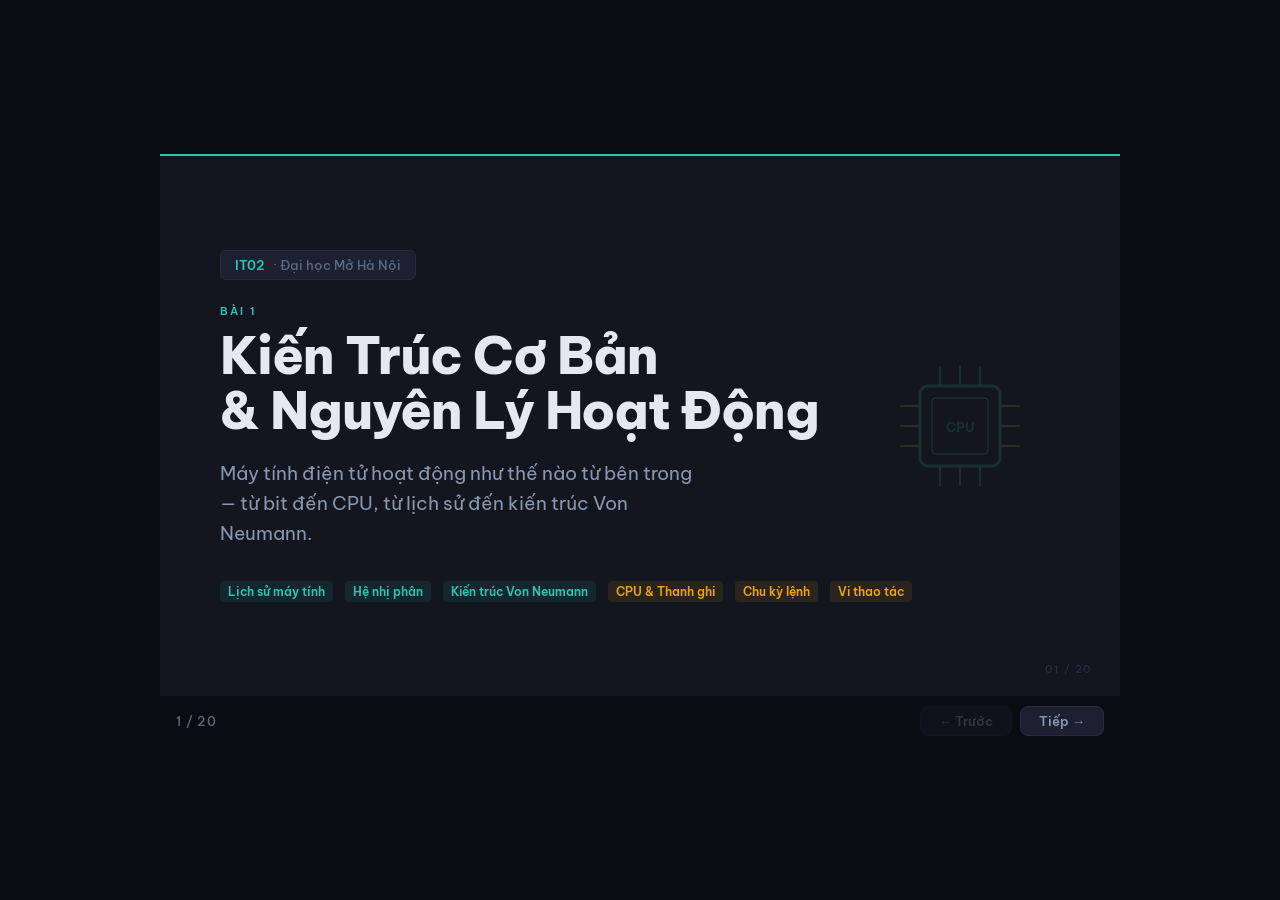
<file: subjects/IT02_Slides_Bai1.html>
<!DOCTYPE html>
<html lang="vi">
<head>
<meta charset="UTF-8">
<meta name="viewport" content="width=device-width, initial-scale=1.0">
<title>IT02 – Bài 1: Kiến trúc cơ bản</title>
<link rel="preconnect" href="https://fonts.googleapis.com">
<link rel="preconnect" href="https://fonts.gstatic.com" crossorigin>
<link href="https://fonts.googleapis.com/css2?family=Be+Vietnam+Pro:ital,wght@0,300;0,400;0,500;0,600;0,700;0,800;1,400&display=swap" rel="stylesheet">
<style>
/* ── DESIGN TOKENS ── */
:root {
  --bg:      #13151F;
  --surface: #1C2030;
  --border:  #262C42;
  --text:    #E4E8F2;
  --muted:   #5C6880;
  --dim:     #8896B0;
  --teal:    #2FC4B2;
  --amber:   #F0A500;
  --font:    'Be Vietnam Pro', sans-serif;
}

/* ── RESET ── */
*, *::before, *::after { box-sizing: border-box; margin: 0; padding: 0; }
html, body { width: 100%; height: 100%; overflow: hidden; background: #0A0C13; }

body {
  font-family: var(--font);
  color: var(--text);
  display: flex;
  flex-direction: column;
  align-items: center;
  justify-content: center;
}

/* ── DECK WRAPPER ── */
.deck {
  position: relative;
  width: min(960px, 100vw);
  aspect-ratio: 16/9;
  overflow: hidden;
}

/* ── SLIDE ── */
.slide {
  position: absolute;
  inset: 0;
  background: var(--bg);
  display: flex;
  flex-direction: column;
  padding: 48px 60px;
  opacity: 0;
  pointer-events: none;
  transition: opacity 0.3s ease;
}
.slide.active { opacity: 1; pointer-events: all; }

/* ── TYPOGRAPHY ── */
.label {
  font-size: 11px;
  font-weight: 600;
  letter-spacing: 0.18em;
  text-transform: uppercase;
  color: var(--teal);
  margin-bottom: 10px;
}
h1 {
  font-size: 52px;
  font-weight: 800;
  line-height: 1.05;
  letter-spacing: -0.02em;
  color: var(--text);
}
h2 {
  font-size: 34px;
  font-weight: 700;
  line-height: 1.15;
  letter-spacing: -0.02em;
  color: var(--text);
  margin-bottom: 28px;
}
h3 {
  font-size: 18px;
  font-weight: 700;
  color: var(--text);
  margin-bottom: 8px;
}
p, li {
  font-size: 18px;
  font-weight: 400;
  line-height: 1.6;
  color: var(--dim);
}
strong { color: var(--text); font-weight: 600; }
em { color: var(--teal); font-style: normal; font-weight: 500; }

/* ── LAYOUT HELPERS ── */
.row { display: flex; gap: 20px; align-items: stretch; flex: 1; }
.col { display: flex; flex-direction: column; flex: 1; }
.center { align-items: center; justify-content: center; }
.gap-sm { gap: 12px; }
.gap-md { gap: 20px; }

/* ── CARD ── */
.card {
  background: var(--surface);
  border: 1px solid var(--border);
  border-radius: 12px;
  padding: 20px 24px;
}
.card.accent-teal { border-left: 3px solid var(--teal); }
.card.accent-amber { border-left: 3px solid var(--amber); }

/* ── BADGE ── */
.badge {
  display: inline-flex;
  align-items: center;
  font-size: 11px;
  font-weight: 600;
  letter-spacing: 0.08em;
  text-transform: uppercase;
  padding: 4px 10px;
  border-radius: 4px;
  margin-bottom: 10px;
}
.badge-teal { background: rgba(47,196,178,0.12); color: var(--teal); }
.badge-amber { background: rgba(240,165,0,0.12); color: var(--amber); }

/* ── CODE BLOCK ── */
.code {
  background: #0D0F17;
  border: 1px solid var(--border);
  border-radius: 10px;
  padding: 18px 22px;
  font-family: 'Be Vietnam Pro', monospace;
  font-size: 16px;
  line-height: 2;
}
.code .c-teal { color: var(--teal); }
.code .c-amber { color: var(--amber); }
.code .c-dim   { color: var(--muted); }
.code .c-green { color: #4ADE80; }

/* ── DIVIDER ── */
hr { border: none; border-top: 1px solid var(--border); margin: 16px 0; }

/* ── NAV BAR ── */
.nav {
  display: flex;
  align-items: center;
  justify-content: space-between;
  width: min(960px, 100vw);
  padding: 10px 16px;
}
.nav-counter {
  font-size: 13px;
  font-weight: 500;
  color: var(--muted);
  letter-spacing: 0.06em;
}
.nav-btns { display: flex; gap: 8px; }
.nav-btn {
  background: var(--surface);
  border: 1px solid var(--border);
  border-radius: 8px;
  color: var(--dim);
  font-size: 13px;
  font-weight: 600;
  padding: 6px 18px;
  cursor: pointer;
  font-family: var(--font);
  transition: background 0.15s, color 0.15s;
}
.nav-btn:hover { background: var(--border); color: var(--text); }
.nav-btn:disabled { opacity: 0.3; cursor: default; }

/* ── PROGRESS ── */
.progress-track {
  width: min(960px, 100vw);
  height: 2px;
  background: var(--border);
}
.progress-fill {
  height: 100%;
  background: var(--teal);
  transition: width 0.3s ease;
}

/* ── TITLE SLIDE ── */
.slide-title {
  justify-content: center;
  align-items: flex-start;
}
.title-chip {
  display: inline-flex;
  align-items: center;
  gap: 8px;
  background: var(--surface);
  border: 1px solid var(--border);
  border-radius: 6px;
  padding: 6px 14px;
  font-size: 13px;
  font-weight: 500;
  color: var(--muted);
  margin-bottom: 24px;
}
.title-chip span { color: var(--teal); font-weight: 600; }

/* ── TIMELINE ── */
.timeline { display: flex; flex-direction: column; gap: 16px; flex: 1; }
.tl-item { display: flex; gap: 16px; align-items: flex-start; }
.tl-dot-col { display: flex; flex-direction: column; align-items: center; gap: 0; }
.tl-dot {
  width: 10px; height: 10px; border-radius: 50%;
  background: var(--teal); flex-shrink: 0; margin-top: 6px;
}
.tl-line { width: 1px; flex: 1; background: var(--border); margin-top: 4px; min-height: 20px; }
.tl-year { font-size: 12px; font-weight: 600; color: var(--teal); letter-spacing: 0.06em; margin-bottom: 2px; }
.tl-title { font-size: 17px; font-weight: 600; color: var(--text); margin-bottom: 2px; }
.tl-desc { font-size: 15px; color: var(--dim); line-height: 1.5; }

/* ── STEP VISUAL ── */
.steps { display: flex; flex-direction: column; gap: 10px; }
.step-row { display: flex; align-items: center; gap: 14px; }
.step-num {
  width: 30px; height: 30px; border-radius: 50%;
  background: var(--teal); color: #0D1117;
  font-size: 14px; font-weight: 700;
  display: flex; align-items: center; justify-content: center;
  flex-shrink: 0;
}
.step-num.amber { background: var(--amber); }
.step-body { font-size: 17px; color: var(--dim); line-height: 1.5; }

/* ── BIT VISUAL ── */
.bit-box {
  width: 52px; height: 52px; border-radius: 8px;
  display: flex; align-items: center; justify-content: center;
  font-size: 24px; font-weight: 800; flex-shrink: 0;
}
.bit-1 { background: var(--teal); color: #0D1117; }
.bit-0 { background: var(--surface); border: 1px solid var(--border); color: var(--muted); }

/* ── MINI TAG ── */
.tag {
  font-size: 12px; font-weight: 600;
  padding: 3px 8px; border-radius: 4px;
  display: inline-block;
}
.tag-teal { background: rgba(47,196,178,0.1); color: var(--teal); }
.tag-amber { background: rgba(240,165,0,0.1); color: var(--amber); }

/* ── SLIDE NUMBER WATERMARK ── */
.slide-num-mark {
  position: absolute;
  bottom: 20px;
  right: 28px;
  font-size: 11px;
  font-weight: 500;
  color: var(--border);
  letter-spacing: 0.1em;
}
</style>
</head>
<body>

<div class="progress-track">
  <div class="progress-fill" id="prog"></div>
</div>

<div class="deck" id="deck">

<!-- ═══ SLIDE 1: TITLE ═══ -->
<div class="slide slide-title active" id="s1">
  <div class="title-chip">
    <span>IT02</span> · Đại học Mở Hà Nội
  </div>
  <div class="label">Bài 1</div>
  <h1>Kiến Trúc Cơ Bản<br>&amp; Nguyên Lý Hoạt Động</h1>
  <p style="margin-top:20px;max-width:480px;font-size:19px;">Máy tính điện tử hoạt động như thế nào từ bên trong — từ bit đến CPU, từ lịch sử đến kiến trúc Von Neumann.</p>
  <div style="margin-top:32px;display:flex;gap:12px;flex-wrap:wrap;">
    <span class="tag tag-teal">Lịch sử máy tính</span>
    <span class="tag tag-teal">Hệ nhị phân</span>
    <span class="tag tag-teal">Kiến trúc Von Neumann</span>
    <span class="tag tag-amber">CPU &amp; Thanh ghi</span>
    <span class="tag tag-amber">Chu kỳ lệnh</span>
    <span class="tag tag-amber">Vi thao tác</span>
  </div>

  <!-- SVG chip icon -->
  <svg style="position:absolute;right:60px;top:50%;transform:translateY(-50%);opacity:0.15;" width="200" height="200" viewBox="0 0 200 200">
    <rect x="60" y="60" width="80" height="80" rx="8" fill="none" stroke="#2FC4B2" stroke-width="3"/>
    <rect x="72" y="72" width="56" height="56" rx="4" fill="none" stroke="#2FC4B2" stroke-width="1.5"/>
    <line x1="80" y1="60" x2="80" y2="40" stroke="#2FC4B2" stroke-width="2"/>
    <line x1="100" y1="60" x2="100" y2="40" stroke="#2FC4B2" stroke-width="2"/>
    <line x1="120" y1="60" x2="120" y2="40" stroke="#2FC4B2" stroke-width="2"/>
    <line x1="80" y1="140" x2="80" y2="160" stroke="#2FC4B2" stroke-width="2"/>
    <line x1="100" y1="140" x2="100" y2="160" stroke="#2FC4B2" stroke-width="2"/>
    <line x1="120" y1="140" x2="120" y2="160" stroke="#2FC4B2" stroke-width="2"/>
    <line x1="60" y1="80" x2="40" y2="80" stroke="#F0A500" stroke-width="2"/>
    <line x1="60" y1="100" x2="40" y2="100" stroke="#F0A500" stroke-width="2"/>
    <line x1="60" y1="120" x2="40" y2="120" stroke="#F0A500" stroke-width="2"/>
    <line x1="140" y1="80" x2="160" y2="80" stroke="#F0A500" stroke-width="2"/>
    <line x1="140" y1="100" x2="160" y2="100" stroke="#F0A500" stroke-width="2"/>
    <line x1="140" y1="120" x2="160" y2="120" stroke="#F0A500" stroke-width="2"/>
    <text x="100" y="106" text-anchor="middle" fill="#2FC4B2" font-size="13" font-family="Be Vietnam Pro" font-weight="700">CPU</text>
  </svg>
  <div class="slide-num-mark">01 / 20</div>
</div>

<!-- ═══ SLIDE 2: MỤC TIÊU ═══ -->
<div class="slide" id="s2">
  <div class="label">Bài 1 · Giới thiệu</div>
  <h2>Mục tiêu bài học</h2>
  <div class="row gap-md" style="flex:1;">
    <div class="card accent-teal col">
      <div style="font-size:28px;margin-bottom:10px;">📖</div>
      <h3>Lịch sử</h3>
      <p>Nắm được sự tiến hóa của máy tính qua 4 thế hệ, từ cơ khí đến VLSI.</p>
    </div>
    <div class="card accent-teal col">
      <div style="font-size:28px;margin-bottom:10px;">🔢</div>
      <h3>Hệ nhị phân</h3>
      <p>Hiểu cách biểu diễn số, chữ và dữ liệu bằng 0 và 1.</p>
    </div>
    <div class="card accent-amber col">
      <div style="font-size:28px;margin-bottom:10px;">🏗️</div>
      <h3>Kiến trúc máy tính</h3>
      <p>Nắm kiến trúc Von Neumann — nền tảng mọi máy tính hiện đại.</p>
    </div>
    <div class="card accent-amber col">
      <div style="font-size:28px;margin-bottom:10px;">⚙️</div>
      <h3>Hoạt động CPU</h3>
      <p>Hiểu chu kỳ lệnh và cách CPU xử lý từng lệnh từng bước.</p>
    </div>
  </div>
  <div class="slide-num-mark">02 / 20</div>
</div>

<!-- ═══ SLIDE 3: LỊCH SỬ CƠ KHÍ ═══ -->
<div class="slide" id="s3">
  <div class="label">Phần 1 · Lịch sử</div>
  <h2>Máy tính cơ khí — trước điện tử</h2>
  <div class="row" style="flex:1;gap:40px;">
    <div class="col" style="flex:1.1;">
      <div class="timeline">
        <div class="tl-item">
          <div class="tl-dot-col"><div class="tl-dot"></div><div class="tl-line"></div></div>
          <div>
            <div class="tl-year">Thế kỷ 17</div>
            <div class="tl-title">Blaise Pascal — Máy tính cơ khí đầu tiên</div>
            <div class="tl-desc">Chỉ làm được cộng và trừ. Nặng nề, chậm, hay hỏng.</div>
          </div>
        </div>
        <div class="tl-item">
          <div class="tl-dot-col"><div class="tl-dot"></div><div class="tl-line"></div></div>
          <div>
            <div class="tl-year">Thế kỷ 19</div>
            <div class="tl-title">Babbage — Difference Engine</div>
            <div class="tl-desc">Tự động hóa nhiều bước tính toán, không cần can thiệp tay giữa chừng.</div>
          </div>
        </div>
        <div class="tl-item">
          <div class="tl-dot-col"><div class="tl-dot" style="background:var(--amber)"></div></div>
          <div>
            <div class="tl-year" style="color:var(--amber)">Thế kỷ 19 · Chưa hoàn thành</div>
            <div class="tl-title">Babbage — Analytical Engine</div>
            <div class="tl-desc">Ý tưởng máy tính đa năng, điều khiển bằng chương trình — thiếu tài chính, không hoàn thành.</div>
          </div>
        </div>
      </div>
    </div>
    <div class="col center" style="flex:0.9;">
      <div class="card" style="width:100%;padding:24px;">
        <div class="badge badge-amber">⚠️ Hạn chế</div>
        <div class="steps" style="margin-top:8px;">
          <div class="step-row"><div class="step-num amber" style="font-size:18px;">✕</div><div class="step-body"><strong>Chậm</strong> — hoàn toàn cơ khí, bánh răng</div></div>
          <div class="step-row"><div class="step-num amber" style="font-size:18px;">✕</div><div class="step-body"><strong>Cồng kềnh</strong> — chiếm cả căn phòng</div></div>
          <div class="step-row"><div class="step-num amber" style="font-size:18px;">✕</div><div class="step-body"><strong>Giá cao</strong> — rất tốn kém sản xuất</div></div>
          <div class="step-row"><div class="step-num amber" style="font-size:18px;">✕</div><div class="step-body"><strong>Hay hỏng</strong> — bộ phận cơ khí mài mòn</div></div>
        </div>
      </div>
    </div>
  </div>
  <div class="slide-num-mark">03 / 20</div>
</div>

<!-- ═══ SLIDE 4: LỊCH SỬ ĐIỆN TỬ ═══ -->
<div class="slide" id="s4">
  <div class="label">Phần 1 · Lịch sử</div>
  <h2>4 thế hệ máy tính điện tử</h2>
  <div class="row gap-md" style="flex:1;">
    <div class="card col">
      <div class="badge badge-teal">Thế hệ 1 · 1943–</div>
      <h3>Đèn điện tử chân không</h3>
      <p><strong>ENIAC</strong> (1943) — máy điện tử đầu tiên<br><strong>EDVAC</strong> (1945) — Von Neumann đề xuất kiến trúc mới<br><strong>IAS</strong> (1947) — chuẩn hóa kiến trúc</p>
    </div>
    <div class="card col">
      <div class="badge badge-teal">Thế hệ 2 · 1950s–</div>
      <h3>Bóng bán dẫn (Transistor)</h3>
      <p>Thêm lệnh gọi chương trình con (CALL)<br>Ngôn ngữ lập trình bậc cao xuất hiện<br>Hệ điều hành batch monitor</p>
    </div>
    <div class="card col">
      <div class="badge badge-amber">Thế hệ 3 · 1960s–</div>
      <h3>Vi mạch tích hợp (IC)</h3>
      <p><strong>IBM System/360</strong> — tập lệnh chung cho cả dòng sản phẩm<br>Hệ điều hành OS/360 — đa nhiệm thực sự</p>
    </div>
    <div class="card col" style="border-color:var(--teal);">
      <div class="badge badge-amber">Thế hệ 4 · 1971–</div>
      <h3>Mạch tích hợp mật độ rất cao (VLSI)</h3>
      <p><strong>Intel 4004</strong> (1971) — CPU chip đầu tiên, 4-bit<br><strong>Intel 8008/8086</strong> — nền tảng x86<br><strong>IBM PC</strong> (1981) — máy tính cá nhân phổ biến</p>
    </div>
  </div>
  <div class="card" style="margin-top:14px;padding:10px 18px;display:flex;align-items:center;gap:12px;">
    <span style="font-size:16px;">💡</span>
    <p style="font-size:15px;margin:0;">Mốc thi: <strong style="color:var(--teal)">ENIAC (1943)</strong> → <strong style="color:var(--teal)">Von Neumann / EDVAC (1945)</strong> → <strong style="color:var(--amber)">Intel 4004 (1971)</strong> → <strong style="color:var(--amber)">IBM PC (1981)</strong></p>
  </div>
  <div class="slide-num-mark">04 / 20</div>
</div>

<!-- ═══ SLIDE 5: VON NEUMANN ═══ -->
<div class="slide" id="s5">
  <div class="label">Phần 2 · Kiến trúc</div>
  <h2>Kiến trúc Von Neumann</h2>
  <p style="margin-bottom:24px;font-size:17px;">Đề xuất năm 1945, mọi máy tính từ đó đến nay đều dựa trên thiết kế này.</p>
  <!-- Diagram -->
  <div style="flex:1;display:flex;align-items:center;justify-content:center;">
    <svg width="760" height="200" viewBox="0 0 760 200">
      <!-- CPU -->
      <rect x="20" y="60" width="180" height="80" rx="10" fill="#1C2030" stroke="#2FC4B2" stroke-width="1.5"/>
      <text x="110" y="88" text-anchor="middle" fill="#2FC4B2" font-family="Be Vietnam Pro" font-weight="700" font-size="15">CPU</text>
      <text x="110" y="108" text-anchor="middle" fill="#8896B0" font-family="Be Vietnam Pro" font-size="12">Xử lý · Tính toán</text>
      <text x="110" y="124" text-anchor="middle" fill="#8896B0" font-family="Be Vietnam Pro" font-size="12">Điều phối hệ thống</text>
      <!-- Arrow CPU→BUS -->
      <line x1="200" y1="100" x2="270" y2="100" stroke="#2FC4B2" stroke-width="1.5"/>
      <polygon points="268,95 278,100 268,105" fill="#2FC4B2"/>
      <line x1="270" y1="100" x2="200" y2="100" stroke="#2FC4B2" stroke-width="1.5"/>
      <polygon points="202,95 192,100 202,105" fill="#2FC4B2"/>
      <!-- BUS -->
      <rect x="278" y="86" width="204" height="28" rx="6" fill="#0D0F17" stroke="#262C42" stroke-width="1"/>
      <text x="380" y="103" text-anchor="middle" fill="#5C6880" font-family="Be Vietnam Pro" font-weight="600" font-size="12">BUS HỆ THỐNG</text>
      <!-- Arrow BUS→Memory -->
      <line x1="482" y1="100" x2="550" y2="100" stroke="#F0A500" stroke-width="1.5"/>
      <polygon points="548,95 558,100 548,105" fill="#F0A500"/>
      <line x1="550" y1="100" x2="482" y2="100" stroke="#F0A500" stroke-width="1.5"/>
      <polygon points="484,95 474,100 484,105" fill="#F0A500"/>
      <!-- Memory -->
      <rect x="558" y="40" width="180" height="120" rx="10" fill="#1C2030" stroke="#F0A500" stroke-width="1.5"/>
      <text x="648" y="82" text-anchor="middle" fill="#F0A500" font-family="Be Vietnam Pro" font-weight="700" font-size="14">Bộ nhớ chính</text>
      <line x1="578" y1="92" x2="718" y2="92" stroke="#262C42" stroke-width="1"/>
      <text x="648" y="110" text-anchor="middle" fill="#8896B0" font-family="Be Vietnam Pro" font-size="12">Chương trình</text>
      <text x="648" y="126" text-anchor="middle" fill="#5C6880" font-family="Be Vietnam Pro" font-size="11">+</text>
      <text x="648" y="142" text-anchor="middle" fill="#8896B0" font-family="Be Vietnam Pro" font-size="12">Dữ liệu</text>
      <text x="648" y="155" text-anchor="middle" fill="#2FC4B2" font-family="Be Vietnam Pro" font-size="10" font-style="italic">cùng 1 bộ nhớ!</text>
      <!-- I/O below bus -->
      <line x1="380" y1="114" x2="380" y2="148" stroke="#8896B0" stroke-width="1.5" stroke-dasharray="4,3"/>
      <rect x="290" y="148" width="180" height="40" rx="8" fill="#1C2030" stroke="#262C42" stroke-width="1"/>
      <text x="380" y="165" text-anchor="middle" fill="#5C6880" font-family="Be Vietnam Pro" font-weight="600" font-size="12">THIẾT BỊ VÀO–RA</text>
      <text x="380" y="180" text-anchor="middle" fill="#5C6880" font-family="Be Vietnam Pro" font-size="11">Bàn phím · Màn hình · Ổ cứng...</text>
    </svg>
  </div>
  <div class="slide-num-mark">05 / 20</div>
</div>

<!-- ═══ SLIDE 6: 3 NGUYÊN LÝ ═══ -->
<div class="slide" id="s6">
  <div class="label">Phần 2 · Kiến trúc</div>
  <h2>3 nguyên lý Von Neumann</h2>
  <div class="col" style="flex:1;gap:18px;">
    <div class="card" style="display:flex;gap:20px;align-items:center;padding:22px 28px;">
      <div style="width:48px;height:48px;background:var(--teal);border-radius:10px;display:flex;align-items:center;justify-content:center;font-size:22px;font-weight:800;color:#0D1117;flex-shrink:0;">1</div>
      <div>
        <h3 style="margin-bottom:4px;">Lưu trữ chung</h3>
        <p>Chương trình và dữ liệu <strong>cùng lưu trong một bộ nhớ</strong> duy nhất, đều dưới dạng số nhị phân (0 và 1).</p>
      </div>
    </div>
    <div class="card" style="display:flex;gap:20px;align-items:center;padding:22px 28px;">
      <div style="width:48px;height:48px;background:var(--teal);border-radius:10px;display:flex;align-items:center;justify-content:center;font-size:22px;font-weight:800;color:#0D1117;flex-shrink:0;">2</div>
      <div>
        <h3 style="margin-bottom:4px;">Thực thi tuần tự</h3>
        <p>CPU đọc <strong>từng lệnh một</strong> theo thứ tự từ bộ nhớ, giải mã và thực thi — lặp đi lặp lại liên tục.</p>
      </div>
    </div>
    <div class="card" style="display:flex;gap:20px;align-items:center;padding:22px 28px;">
      <div style="width:48px;height:48px;background:var(--amber);border-radius:10px;display:flex;align-items:center;justify-content:center;font-size:22px;font-weight:800;color:#0D1117;flex-shrink:0;">3</div>
      <div>
        <h3 style="margin-bottom:4px;">Bus kết nối</h3>
        <p><strong>Bus hệ thống</strong> là "đường cao tốc" nối CPU, bộ nhớ và thiết bị vào-ra — tất cả giao tiếp qua đây.</p>
      </div>
    </div>
  </div>
  <div class="slide-num-mark">06 / 20</div>
</div>

<!-- ═══ SLIDE 7: BIT LÀ GÌ ═══ -->
<div class="slide" id="s7">
  <div class="label">Phần 3 · Hệ nhị phân</div>
  <h2>Bit — đơn vị nhỏ nhất của thông tin</h2>
  <div class="row" style="flex:1;gap:40px;">
    <div class="col" style="flex:1.2;gap:18px;">
      <p style="font-size:19px;">Máy tính chỉ có 2 trạng thái điện: <strong>có điện (1)</strong> và <strong>không có điện (0)</strong>. Mọi thứ — số, chữ, hình ảnh, video — đều phải quy về chuỗi 0 và 1.</p>
      <hr>
      <div class="steps">
        <div class="step-row">
          <div class="step-num" style="background:var(--surface);border:1.5px solid var(--teal);color:var(--teal);">💡</div>
          <div class="step-body"><strong>1 bit</strong> = 1 bóng đèn: tắt (0) hoặc sáng (1)</div>
        </div>
        <div class="step-row">
          <div class="step-num" style="background:var(--surface);border:1.5px solid var(--amber);color:var(--amber);">8</div>
          <div class="step-body"><strong>8 bit = 1 byte</strong> — đơn vị cơ bản thường dùng</div>
        </div>
        <div class="step-row">
          <div class="step-num" style="background:var(--surface);border:1.5px solid var(--teal);color:var(--teal);">W</div>
          <div class="step-body"><strong>Word</strong> = số bit CPU xử lý 1 lần (16 / 32 / 64 bit)</div>
        </div>
      </div>
    </div>
    <div class="col center" style="flex:0.8;gap:16px;">
      <p style="font-size:14px;color:var(--muted);text-align:center;letter-spacing:0.06em;text-transform:uppercase;">Ví dụ: số 5 viết bằng 8 bit</p>
      <div style="display:flex;gap:6px;align-items:center;">
        <div class="bit-box bit-0">0</div>
        <div class="bit-box bit-0">0</div>
        <div class="bit-box bit-0">0</div>
        <div class="bit-box bit-0">0</div>
        <div class="bit-box bit-0">0</div>
        <div class="bit-box bit-1">1</div>
        <div class="bit-box bit-0">0</div>
        <div class="bit-box bit-1">1</div>
      </div>
      <p style="font-size:14px;color:var(--muted);text-align:center;">Bit màu xanh = 1 (có giá trị)<br>Bit xám = 0 (không có giá trị)</p>
      <div class="card" style="padding:12px 18px;text-align:center;margin-top:4px;">
        <p style="font-size:15px;margin:0;"><strong>4 + 0 + 1 = 5</strong> ✓</p>
      </div>
    </div>
  </div>
  <div class="slide-num-mark">07 / 20</div>
</div>

<!-- ═══ SLIDE 8: CHUYỂN ĐỔI PHẦN NGUYÊN ═══ -->
<div class="slide" id="s8">
  <div class="label">Phần 3 · Hệ nhị phân</div>
  <h2>Chuyển thập phân → nhị phân (phần nguyên)</h2>
  <div class="row" style="flex:1;gap:32px;">
    <div class="col" style="flex:1;">
      <div class="badge badge-teal">Quy tắc</div>
      <p style="font-size:18px;margin-bottom:16px;"><strong>Chia liên tiếp cho 2</strong>, ghi phần dư. Đọc phần dư <strong>từ dưới lên</strong>.</p>
      <div class="code">
<span class="c-dim">Ví dụ: 19₁₀ → nhị phân</span>

<span class="c-teal">19</span> ÷ 2 = <span class="c-dim">9</span>  dư <span class="c-amber">1</span>  ← đọc sau
<span class="c-teal"> 9</span> ÷ 2 = <span class="c-dim">4</span>  dư <span class="c-amber">1</span>
<span class="c-teal"> 4</span> ÷ 2 = <span class="c-dim">2</span>  dư <span class="c-amber">0</span>
<span class="c-teal"> 2</span> ÷ 2 = <span class="c-dim">1</span>  dư <span class="c-amber">0</span>
<span class="c-teal"> 1</span> ÷ 2 = <span class="c-dim">0</span>  dư <span class="c-amber">1</span>  ← đọc trước

→ 19₁₀ = <span class="c-green">10011</span>₂
      </div>
    </div>
    <div class="col" style="flex:0.9;">
      <div class="badge badge-amber">Tại sao lại đọc từ dưới lên?</div>
      <div class="card" style="flex:1;margin-top:0;">
        <p style="font-size:17px;">Phần dư đầu tiên là bit <strong>thấp nhất</strong> (giá trị nhỏ nhất). Phần dư cuối cùng là bit <strong>cao nhất</strong> (giá trị lớn nhất).</p>
        <hr>
        <p style="font-size:16px;">Kiểm tra lại:<br>
        <strong style="color:var(--teal);">10011</strong>₂ = 1×16 + 0×8 + 0×4 + 1×2 + 1×1<br>
        = 16 + 0 + 0 + 2 + 1 = <strong style="color:var(--green);">19 ✓</strong></p>
      </div>
    </div>
  </div>
  <div class="slide-num-mark">08 / 20</div>
</div>

<!-- ═══ SLIDE 9: CHUYỂN ĐỔI PHẦN THẬP PHÂN ═══ -->
<div class="slide" id="s9">
  <div class="label">Phần 3 · Hệ nhị phân</div>
  <h2>Chuyển thập phân → nhị phân (phần thập phân)</h2>
  <div class="row" style="flex:1;gap:32px;">
    <div class="col" style="flex:1;">
      <div class="badge badge-teal">Quy tắc</div>
      <p style="font-size:18px;margin-bottom:16px;"><strong>Nhân liên tiếp với 2</strong>, lấy phần nguyên. Đọc <strong>từ trên xuống</strong>.</p>
      <div class="code">
<span class="c-dim">Ví dụ: 0.625₁₀ → nhị phân</span>

0.625 × 2 = <span class="c-amber">1</span>.25  → lấy <span class="c-amber">1</span>, dư 0.25
0.25  × 2 = <span class="c-dim">0</span>.50  → lấy <span class="c-dim">0</span>, dư 0.50
0.50  × 2 = <span class="c-amber">1</span>.00  → lấy <span class="c-amber">1</span>, dư <span class="c-green">0.00 ← DỪNG</span>

→ 0.625₁₀ = <span class="c-green">0.101</span>₂
      </div>
    </div>
    <div class="col" style="flex:0.9;gap:14px;">
      <div class="card accent-teal">
        <div class="badge badge-teal">Khi nào dừng?</div>
        <div class="steps" style="margin-top:4px;">
          <div class="step-row"><div class="step-num" style="font-size:13px;background:var(--teal);color:#0D1117;">✓</div><div class="step-body"><strong>Phần dư = 0</strong> — kết quả chính xác</div></div>
          <div class="step-row"><div class="step-num amber" style="font-size:13px;">∞</div><div class="step-body"><strong>Phần dư lặp lại</strong> — số vô hạn tuần hoàn</div></div>
          <div class="step-row"><div class="step-num" style="font-size:10px;background:var(--muted);color:#0D1117;">n</div><div class="step-body"><strong>Đủ n bit</strong> yêu cầu — làm tròn và dừng</div></div>
        </div>
      </div>
      <div class="card accent-amber">
        <p style="font-size:15px;margin:0;">⚠️ Số như <strong>0.1, 0.107, 0.3</strong> không có biểu diễn nhị phân hữu hạn — đó là lý do <code style="color:var(--teal)">0.1 + 0.2 ≠ 0.3</code> trong máy tính!</p>
      </div>
    </div>
  </div>
  <div class="slide-num-mark">09 / 20</div>
</div>

<!-- ═══ SLIDE 10: SỐ ÂM — TẠI SAO CẦN BÙ 2 ═══ -->
<div class="slide" id="s10">
  <div class="label">Phần 3 · Hệ nhị phân</div>
  <h2>Số âm — Tại sao cần bù 2?</h2>
  <div class="row" style="flex:1;gap:32px;">
    <div class="col" style="flex:1;gap:16px;">
      <div class="card accent-teal">
        <h3>Vấn đề</h3>
        <p>ALU bên trong CPU <strong>chỉ có mạch cộng</strong>. Khi tính <code style="color:var(--teal)">5 − 3</code>, máy tính phải thực hiện <code style="color:var(--teal)">5 + (−3)</code>. Vậy biểu diễn <strong>−3</strong> bằng 0 và 1 thế nào?</p>
      </div>
      <div class="card accent-amber">
        <h3>Giải pháp: Bù 2</h3>
        <p>Trong hệ 4-bit (0–15), <strong>−3</strong> và <strong>+13</strong> có tác dụng <em>giống hệt nhau</em> khi cộng — giống kim đồng hồ quay thuận 13 bước hay ngược 3 bước đều đến cùng một chỗ.</p>
      </div>
    </div>
    <div class="col center" style="flex:0.9;">
      <!-- Clock analogy SVG -->
      <svg width="200" height="200" viewBox="0 0 200 200">
        <circle cx="100" cy="100" r="85" fill="#1C2030" stroke="#262C42" stroke-width="1.5"/>
        <text x="100" y="28" text-anchor="middle" fill="#5C6880" font-family="Be Vietnam Pro" font-size="13">0</text>
        <text x="172" y="104" text-anchor="middle" fill="#5C6880" font-family="Be Vietnam Pro" font-size="13">4</text>
        <text x="100" y="182" text-anchor="middle" fill="#5C6880" font-family="Be Vietnam Pro" font-size="13">8</text>
        <text x="28" y="104" text-anchor="middle" fill="#5C6880" font-family="Be Vietnam Pro" font-size="13">12</text>
        <!-- Position 5 -->
        <circle cx="127" cy="36" r="8" fill="#2FC4B2"/>
        <text x="127" y="40" text-anchor="middle" fill="#0D1117" font-family="Be Vietnam Pro" font-size="11" font-weight="700">5</text>
        <!-- Position 2 -->
        <circle cx="162" cy="153" r="8" fill="#F0A500"/>
        <text x="162" y="157" text-anchor="middle" fill="#0D1117" font-family="Be Vietnam Pro" font-size="11" font-weight="700">2</text>
        <!-- Arrow: -3 steps (counter-clockwise) -->
        <path d="M 120 44 A 75 75 0 0 0 157 146" fill="none" stroke="#2FC4B2" stroke-width="2" stroke-dasharray="5,3"/>
        <text x="68" y="90" fill="#2FC4B2" font-family="Be Vietnam Pro" font-size="12" font-weight="600">−3</text>
        <!-- Arrow: +13 steps (clockwise) -->
        <path d="M 134 39 A 75 75 0 1 1 154 142" fill="none" stroke="#F0A500" stroke-width="2" stroke-dasharray="5,3"/>
        <text x="120" y="145" fill="#F0A500" font-family="Be Vietnam Pro" font-size="12" font-weight="600">+13</text>
        <text x="100" y="112" text-anchor="middle" fill="#5C6880" font-family="Be Vietnam Pro" font-size="11">Cùng kết quả!</text>
      </svg>
      <p style="font-size:14px;color:var(--muted);text-align:center;margin-top:4px;">Trong 4-bit: −3 ≡ +13<br>Máy tính lợi dụng điều này!</p>
    </div>
  </div>
  <div class="slide-num-mark">10 / 20</div>
</div>

<!-- ═══ SLIDE 11: BÙ 2 — CÁCH TÍNH ═══ -->
<div class="slide" id="s11">
  <div class="label">Phần 3 · Hệ nhị phân</div>
  <h2>Bù 2 — Cách tính từng bước</h2>
  <div class="row" style="flex:1;gap:32px;">
    <div class="col" style="flex:1.1;gap:14px;">
      <div class="badge badge-teal">Ví dụ: tính −5 trong 8 bit</div>
      <div class="steps">
        <div class="step-row" style="align-items:flex-start;">
          <div class="step-num">0</div>
          <div>
            <div class="step-body"><strong>Viết +5 ra nhị phân (8 bit)</strong></div>
            <div class="code" style="margin-top:6px;padding:10px 16px;line-height:1.8;">+5 = <span class="c-teal">0 0 0 0 0 1 0 1</span></div>
          </div>
        </div>
        <div class="step-row" style="align-items:flex-start;">
          <div class="step-num">1</div>
          <div>
            <div class="step-body"><strong>Đảo tất cả bit</strong> (bù 1)</div>
            <div class="code" style="margin-top:6px;padding:10px 16px;line-height:1.8;"><span class="c-dim">Bù1</span> = <span class="c-amber">1 1 1 1 1 0 1 0</span></div>
          </div>
        </div>
        <div class="step-row" style="align-items:flex-start;">
          <div class="step-num">2</div>
          <div>
            <div class="step-body"><strong>Cộng thêm 1</strong></div>
            <div class="code" style="margin-top:6px;padding:10px 16px;line-height:1.8;"><span class="c-amber">1 1 1 1 1 0 1 0</span>
<span class="c-dim">+               1</span>
──────────────────
<span class="c-green">1 1 1 1 1 0 1 1</span>  ← <span class="c-dim">đây là −5</span></div>
          </div>
        </div>
      </div>
    </div>
    <div class="col" style="flex:0.9;gap:14px;">
      <div class="card accent-teal">
        <div class="badge badge-teal">Kiểm tra: (+5) + (−5) = ?</div>
        <div class="code" style="margin-top:8px;padding:12px 16px;font-size:15px;line-height:1.9;">  <span class="c-teal">0 0 0 0 0 1 0 1</span>  (+5)
+ <span class="c-green">1 1 1 1 1 0 1 1</span>  (−5)
─────────────────
<span class="c-amber">1</span> <span class="c-teal">0 0 0 0 0 0 0 0</span>
<span class="c-dim">↑ bit thứ 9 rớt ra</span>

→ còn lại: <span class="c-green">00000000 = 0 ✓</span></div>
      </div>
      <div class="card" style="padding:14px 18px;">
        <p style="font-size:15px;"><strong>Quy tắc đọc bit dấu:</strong><br>
        Bit đầu = <span style="color:var(--teal);">0</span> → số <strong>dương</strong><br>
        Bit đầu = <span style="color:var(--amber);">1</span> → số <strong>âm</strong></p>
      </div>
    </div>
  </div>
  <div class="slide-num-mark">11 / 20</div>
</div>

<!-- ═══ SLIDE 12: IEEE 754 ═══ -->
<div class="slide" id="s12">
  <div class="label">Phần 3 · Hệ nhị phân</div>
  <h2>Số thực — Chuẩn IEEE 754 (32 bit)</h2>
  <div class="col" style="flex:1;gap:20px;">
    <!-- Diagram -->
    <div class="card" style="padding:28px 32px;">
      <svg width="100%" height="80" viewBox="0 0 760 80">
        <!-- S -->
        <rect x="0" y="10" width="60" height="48" rx="6" fill="#1C2030" stroke="#2FC4B2" stroke-width="1.5"/>
        <text x="30" y="32" text-anchor="middle" fill="#2FC4B2" font-family="Be Vietnam Pro" font-weight="700" font-size="16">S</text>
        <text x="30" y="50" text-anchor="middle" fill="#5C6880" font-family="Be Vietnam Pro" font-size="11">1 bit</text>
        <text x="30" y="72" text-anchor="middle" fill="#5C6880" font-family="Be Vietnam Pro" font-size="11">Dấu</text>
        <!-- E -->
        <rect x="72" y="10" width="240" height="48" rx="6" fill="#1C2030" stroke="#F0A500" stroke-width="1.5"/>
        <text x="192" y="32" text-anchor="middle" fill="#F0A500" font-family="Be Vietnam Pro" font-weight="700" font-size="16">E</text>
        <text x="192" y="50" text-anchor="middle" fill="#5C6880" font-family="Be Vietnam Pro" font-size="11">8 bit (Bit 30–23)</text>
        <text x="192" y="72" text-anchor="middle" fill="#5C6880" font-family="Be Vietnam Pro" font-size="11">Số mũ (Exponent)</text>
        <!-- F -->
        <rect x="324" y="10" width="436" height="48" rx="6" fill="#1C2030" stroke="#2FC4B2" stroke-width="1"/>
        <text x="542" y="32" text-anchor="middle" fill="#8896B0" font-family="Be Vietnam Pro" font-weight="700" font-size="16">F</text>
        <text x="542" y="50" text-anchor="middle" fill="#5C6880" font-family="Be Vietnam Pro" font-size="11">23 bit (Bit 22–0)</text>
        <text x="542" y="72" text-anchor="middle" fill="#5C6880" font-family="Be Vietnam Pro" font-size="11">Định trị (Fraction)</text>
      </svg>
    </div>
    <div class="row gap-md">
      <div class="card col">
        <div class="badge badge-teal">Công thức</div>
        <p style="font-size:20px;text-align:center;margin-top:8px;"><strong>V = (−1)<sup>S</sup> × 2<sup>(E−127)</sup> × 1.F</strong></p>
      </div>
      <div class="card col">
        <div class="badge badge-amber">Các giá trị đặc biệt</div>
        <p style="font-size:15px;line-height:2;margin-top:4px;">
          <strong>E=0, F=0</strong> → ±0<br>
          <strong>E=255, F=0</strong> → ±Vô cùng<br>
          <strong>E=255, F≠0</strong> → NaN (Not a Number)
        </p>
      </div>
    </div>
  </div>
  <div class="slide-num-mark">12 / 20</div>
</div>

<!-- ═══ SLIDE 13: CPU 8 THÀNH PHẦN ═══ -->
<div class="slide" id="s13">
  <div class="label">Phần 4 · Kiến trúc CPU</div>
  <h2>CPU — 8 thành phần cốt lõi</h2>
  <div class="row gap-md" style="flex:1;">
    <div class="col gap-sm" style="flex:1;">
      <div class="card" style="display:flex;gap:14px;align-items:center;padding:14px 18px;">
        <span style="font-family:monospace;font-size:15px;font-weight:700;color:var(--teal);width:40px;flex-shrink:0;">PC</span>
        <div><strong>Program Counter</strong> — trỏ đến địa chỉ <em>lệnh tiếp theo</em></div>
      </div>
      <div class="card" style="display:flex;gap:14px;align-items:center;padding:14px 18px;">
        <span style="font-family:monospace;font-size:15px;font-weight:700;color:var(--teal);width:40px;flex-shrink:0;">IR</span>
        <div><strong>Instruction Register</strong> — giữ <em>lệnh đang thực thi</em></div>
      </div>
      <div class="card" style="display:flex;gap:14px;align-items:center;padding:14px 18px;">
        <span style="font-family:monospace;font-size:15px;font-weight:700;color:var(--teal);width:40px;flex-shrink:0;">MAR</span>
        <div><strong>Memory Address Register</strong> — giữ <em>địa chỉ ô nhớ</em> cần đọc/ghi</div>
      </div>
      <div class="card" style="display:flex;gap:14px;align-items:center;padding:14px 18px;">
        <span style="font-family:monospace;font-size:15px;font-weight:700;color:var(--teal);width:40px;flex-shrink:0;">MBR</span>
        <div><strong>Memory Buffer Register</strong> — đệm dữ liệu đọc/ghi từ bộ nhớ</div>
      </div>
    </div>
    <div class="col gap-sm" style="flex:1;">
      <div class="card" style="display:flex;gap:14px;align-items:center;padding:14px 18px;">
        <span style="font-family:monospace;font-size:15px;font-weight:700;color:var(--amber);width:40px;flex-shrink:0;">ACC</span>
        <div><strong>Accumulator</strong> — lưu <em>kết quả tính toán</em> của ALU</div>
      </div>
      <div class="card" style="display:flex;gap:14px;align-items:center;padding:14px 18px;">
        <span style="font-family:monospace;font-size:15px;font-weight:700;color:var(--amber);width:40px;flex-shrink:0;">PSW</span>
        <div><strong>Program Status Word</strong> — cờ trạng thái: Z (zero), C (carry), S (sign)</div>
      </div>
      <div class="card" style="display:flex;gap:14px;align-items:center;padding:14px 18px;border-color:var(--amber);">
        <span style="font-family:monospace;font-size:15px;font-weight:700;color:var(--amber);width:40px;flex-shrink:0;">CU</span>
        <div><strong>Control Unit</strong> — giải mã lệnh, tạo tín hiệu điều khiển</div>
      </div>
      <div class="card" style="display:flex;gap:14px;align-items:center;padding:14px 18px;border-color:var(--teal);">
        <span style="font-family:monospace;font-size:15px;font-weight:700;color:var(--teal);width:40px;flex-shrink:0;">ALU</span>
        <div><strong>Arithmetic Logic Unit</strong> — thực hiện phép toán số học &amp; logic</div>
      </div>
    </div>
  </div>
  <div class="card" style="margin-top:12px;padding:10px 18px;background:rgba(47,196,178,0.06);border-color:rgba(47,196,178,0.2);">
    <p style="font-size:15px;margin:0;">💡 Nhớ theo thứ tự: <strong style="color:var(--teal)">PC</strong> chỉ đường → <strong style="color:var(--teal)">IR</strong> nhận lệnh → <strong style="color:var(--amber)">CU</strong> giải mã → <strong style="color:var(--teal)">MAR/MBR</strong> lấy dữ liệu → <strong style="color:var(--teal)">ALU</strong> tính → <strong style="color:var(--amber)">ACC</strong> giữ kết quả</p>
  </div>
  <div class="slide-num-mark">13 / 20</div>
</div>

<!-- ═══ SLIDE 14: BUS ═══ -->
<div class="slide" id="s14">
  <div class="label">Phần 4 · Kiến trúc CPU</div>
  <h2>Bus hệ thống — 3 loại</h2>
  <div class="col" style="flex:1;gap:18px;">
    <div class="card" style="display:flex;gap:24px;align-items:center;padding:22px 28px;">
      <svg width="48" height="48" viewBox="0 0 48 48" style="flex-shrink:0;">
        <rect x="4" y="20" width="40" height="8" rx="3" fill="none" stroke="#2FC4B2" stroke-width="2"/>
        <polygon points="36,16 44,24 36,32" fill="#2FC4B2"/>
        <circle cx="12" cy="24" r="3" fill="#2FC4B2"/>
        <circle cx="22" cy="24" r="3" fill="#2FC4B2"/>
      </svg>
      <div>
        <h3 style="color:var(--teal);">Bus địa chỉ</h3>
        <p>Truyền <strong>địa chỉ</strong> của ô nhớ hoặc thiết bị. Một chiều: CPU → Bộ nhớ. Độ rộng bus xác định dung lượng nhớ tối đa (32-bit bus → 4GB RAM).</p>
      </div>
    </div>
    <div class="card" style="display:flex;gap:24px;align-items:center;padding:22px 28px;">
      <svg width="48" height="48" viewBox="0 0 48 48" style="flex-shrink:0;">
        <rect x="4" y="20" width="40" height="8" rx="3" fill="none" stroke="#F0A500" stroke-width="2"/>
        <polygon points="12,16 4,24 12,32" fill="#F0A500"/>
        <polygon points="36,16 44,24 36,32" fill="#F0A500"/>
      </svg>
      <div>
        <h3 style="color:var(--amber);">Bus dữ liệu</h3>
        <p>Truyền <strong>dữ liệu và lệnh</strong>. Hai chiều: CPU ↔ Bộ nhớ ↔ Thiết bị. Độ rộng bus = kích thước word của CPU.</p>
      </div>
    </div>
    <div class="card" style="display:flex;gap:24px;align-items:center;padding:22px 28px;">
      <svg width="48" height="48" viewBox="0 0 48 48" style="flex-shrink:0;">
        <rect x="4" y="20" width="40" height="8" rx="3" fill="none" stroke="#8896B0" stroke-width="2"/>
        <polygon points="12,16 4,24 12,32" fill="#8896B0"/>
        <polygon points="36,16 44,24 36,32" fill="#8896B0"/>
        <circle cx="24" cy="10" r="4" fill="none" stroke="#8896B0" stroke-width="1.5"/>
        <line x1="24" y1="14" x2="24" y2="20" stroke="#8896B0" stroke-width="1.5"/>
      </svg>
      <div>
        <h3>Bus điều khiển</h3>
        <p>Truyền <strong>tín hiệu điều khiển</strong>: đọc (RD), ghi (WR), xung nhịp (CLK), ngắt (INT)... Cả hai chiều.</p>
      </div>
    </div>
  </div>
  <div class="slide-num-mark">14 / 20</div>
</div>

<!-- ═══ SLIDE 15: TẬP LỆNH ═══ -->
<div class="slide" id="s15">
  <div class="label">Phần 4 · Kiến trúc CPU</div>
  <h2>Tập lệnh cơ bản</h2>
  <div class="row gap-md" style="flex:1;">
    <div class="col gap-sm">
      <div class="badge badge-teal">Chuyển dữ liệu</div>
      <div class="card" style="padding:12px 16px;display:flex;justify-content:space-between;align-items:center;"><span style="color:var(--teal);font-family:monospace;font-weight:700;">LOAD X</span><span style="font-size:15px;color:var(--dim);">ACC ← M[X]</span></div>
      <div class="card" style="padding:12px 16px;display:flex;justify-content:space-between;align-items:center;"><span style="color:var(--teal);font-family:monospace;font-weight:700;">STORE X</span><span style="font-size:15px;color:var(--dim);">M[X] ← ACC</span></div>
      <div class="badge badge-teal" style="margin-top:8px;">Số học</div>
      <div class="card" style="padding:12px 16px;display:flex;justify-content:space-between;align-items:center;"><span style="color:var(--teal);font-family:monospace;font-weight:700;">ADD X</span><span style="font-size:15px;color:var(--dim);">ACC ← ACC + M[X]</span></div>
      <div class="card" style="padding:12px 16px;display:flex;justify-content:space-between;align-items:center;"><span style="color:var(--teal);font-family:monospace;font-weight:700;">SUB X</span><span style="font-size:15px;color:var(--dim);">ACC ← ACC − M[X]</span></div>
    </div>
    <div class="col gap-sm">
      <div class="badge badge-amber">Điều khiển</div>
      <div class="card" style="padding:12px 16px;display:flex;justify-content:space-between;align-items:center;"><span style="color:var(--amber);font-family:monospace;font-weight:700;">JMP X</span><span style="font-size:15px;color:var(--dim);">PC ← X</span></div>
      <div class="card" style="padding:12px 16px;display:flex;justify-content:space-between;align-items:center;"><span style="color:var(--amber);font-family:monospace;font-weight:700;">JZ X</span><span style="font-size:15px;color:var(--dim);">Nếu Z=1: PC ← X</span></div>
      <div class="card" style="padding:12px 16px;display:flex;justify-content:space-between;align-items:center;"><span style="color:var(--amber);font-family:monospace;font-weight:700;">JC X</span><span style="font-size:15px;color:var(--dim);">Nếu C=1: PC ← X</span></div>
      <div class="card" style="padding:12px 16px;display:flex;justify-content:space-between;align-items:center;"><span style="color:var(--amber);font-family:monospace;font-weight:700;">JS X</span><span style="font-size:15px;color:var(--dim);">Nếu S=1: PC ← X</span></div>
      <div class="badge badge-amber" style="margin-top:8px;">Vào–Ra</div>
      <div class="card" style="padding:12px 16px;display:flex;justify-content:space-between;align-items:center;"><span style="color:var(--amber);font-family:monospace;font-weight:700;">IN / OUT</span><span style="font-size:15px;color:var(--dim);">Đọc / ghi thiết bị</span></div>
    </div>
  </div>
  <div class="slide-num-mark">15 / 20</div>
</div>

<!-- ═══ SLIDE 16: CHU KỲ LỆNH ═══ -->
<div class="slide" id="s16">
  <div class="label">Phần 4 · Kiến trúc CPU</div>
  <h2>Chu kỳ lệnh — 6 bước lặp mãi không dừng</h2>
  <div style="flex:1;display:flex;align-items:center;justify-content:center;">
    <svg width="780" height="200" viewBox="0 0 780 200">
      <!-- Boxes -->
      <rect x="0"   y="70" width="110" height="60" rx="8" fill="#1C2030" stroke="#2FC4B2" stroke-width="1.5"/>
      <rect x="134" y="70" width="110" height="60" rx="8" fill="#1C2030" stroke="#2FC4B2" stroke-width="1.5"/>
      <rect x="268" y="70" width="110" height="60" rx="8" fill="#1C2030" stroke="#2FC4B2" stroke-width="1"/>
      <rect x="402" y="70" width="110" height="60" rx="8" fill="#1C2030" stroke="#F0A500" stroke-width="1.5"/>
      <rect x="536" y="70" width="110" height="60" rx="8" fill="#1C2030" stroke="#F0A500" stroke-width="1.5"/>
      <rect x="670" y="70" width="110" height="60" rx="8" fill="#1C2030" stroke="#F0A500" stroke-width="1"/>
      <!-- Labels -->
      <text x="55"  y="98"  text-anchor="middle" fill="#2FC4B2" font-family="Be Vietnam Pro" font-weight="700" font-size="13">1. Nhập lệnh</text>
      <text x="55"  y="116" text-anchor="middle" fill="#5C6880" font-family="Be Vietnam Pro" font-size="11">Fetch</text>
      <text x="189" y="98"  text-anchor="middle" fill="#2FC4B2" font-family="Be Vietnam Pro" font-weight="700" font-size="13">2. Giải mã</text>
      <text x="189" y="116" text-anchor="middle" fill="#5C6880" font-family="Be Vietnam Pro" font-size="11">Decode</text>
      <text x="323" y="98"  text-anchor="middle" fill="#8896B0" font-family="Be Vietnam Pro" font-weight="700" font-size="13">3. Tạo địa chỉ</text>
      <text x="323" y="116" text-anchor="middle" fill="#5C6880" font-family="Be Vietnam Pro" font-size="11">Address</text>
      <text x="457" y="92"  text-anchor="middle" fill="#F0A500" font-family="Be Vietnam Pro" font-weight="700" font-size="13">4. Nhập</text>
      <text x="457" y="108" text-anchor="middle" fill="#F0A500" font-family="Be Vietnam Pro" font-weight="700" font-size="13">toán hạng</text>
      <text x="457" y="122" text-anchor="middle" fill="#5C6880" font-family="Be Vietnam Pro" font-size="11">Fetch Operand</text>
      <text x="591" y="98"  text-anchor="middle" fill="#F0A500" font-family="Be Vietnam Pro" font-weight="700" font-size="13">5. Thực thi</text>
      <text x="591" y="116" text-anchor="middle" fill="#5C6880" font-family="Be Vietnam Pro" font-size="11">Execute</text>
      <text x="725" y="98"  text-anchor="middle" fill="#8896B0" font-family="Be Vietnam Pro" font-weight="700" font-size="13">6. Ghi kết quả</text>
      <text x="725" y="116" text-anchor="middle" fill="#5C6880" font-family="Be Vietnam Pro" font-size="11">Write Back</text>
      <!-- Arrows between boxes -->
      <polygon points="114,97 124,100 114,103" fill="#2FC4B2"/>
      <line x1="110" y1="100" x2="124" y2="100" stroke="#2FC4B2" stroke-width="1.5"/>
      <polygon points="248,97 258,100 248,103" fill="#2FC4B2"/>
      <line x1="244" y1="100" x2="258" y2="100" stroke="#2FC4B2" stroke-width="1.5"/>
      <polygon points="382,97 392,100 382,103" fill="#5C6880"/>
      <line x1="378" y1="100" x2="392" y2="100" stroke="#5C6880" stroke-width="1.5"/>
      <polygon points="516,97 526,100 516,103" fill="#F0A500"/>
      <line x1="512" y1="100" x2="526" y2="100" stroke="#F0A500" stroke-width="1.5"/>
      <polygon points="650,97 660,100 650,103" fill="#F0A500"/>
      <line x1="646" y1="100" x2="660" y2="100" stroke="#F0A500" stroke-width="1.5"/>
      <!-- Loop back arrow -->
      <path d="M 780,100 Q 780,175 390,175 Q 0,175 0,100" fill="none" stroke="#262C42" stroke-width="1.5" stroke-dasharray="6,4"/>
      <polygon points="4,104 0,100 4,96" fill="#262C42"/>
      <text x="390" y="192" text-anchor="middle" fill="#5C6880" font-family="Be Vietnam Pro" font-size="12">↺  Lặp lại — CPU không bao giờ nghỉ</text>
    </svg>
  </div>
  <div class="row gap-md">
    <div class="card col" style="padding:12px 16px;"><p style="font-size:15px;margin:0;"><strong style="color:var(--teal)">Bước 1–2</strong> luôn xảy ra với mọi lệnh</p></div>
    <div class="card col" style="padding:12px 16px;"><p style="font-size:15px;margin:0;"><strong style="color:var(--muted)">Bước 3–4</strong> chỉ khi cần lấy dữ liệu từ bộ nhớ</p></div>
    <div class="card col" style="padding:12px 16px;"><p style="font-size:15px;margin:0;"><strong style="color:var(--amber)">Bước 5–6</strong> luôn xảy ra — là mục đích của lệnh</p></div>
  </div>
  <div class="slide-num-mark">16 / 20</div>
</div>

<!-- ═══ SLIDE 17: VI THAO TÁC ═══ -->
<div class="slide" id="s17">
  <div class="label">Phần 4 · Kiến trúc CPU</div>
  <h2>Vi thao tác — Chu kỳ nhập lệnh</h2>
  <div class="row" style="flex:1;gap:32px;">
    <div class="col" style="flex:1.1;">
      <p style="font-size:17px;margin-bottom:16px;">Mỗi bước trong chu kỳ lệnh được chia nhỏ thành <strong>vi thao tác</strong> (micro-operation) — thao tác cơ bản nhất CPU có thể làm trong 1 xung nhịp.</p>
      <div class="code">
<span class="c-dim">─── CHU KỲ NHẬP LỆNH (luôn xảy ra) ───</span>

<span class="c-amber">t1:</span> MAR <span class="c-dim">←</span> <span class="c-teal">PC</span>       <span class="c-dim">← PC chỉ địa chỉ lệnh</span>
<span class="c-amber">t2:</span> MBR <span class="c-dim">←</span> M[MAR]   <span class="c-dim">← đọc lệnh từ bộ nhớ</span>
    IR  <span class="c-dim">←</span> MBR[OP]  <span class="c-dim">← lưu mã lệnh vào IR</span>
    PC  <span class="c-dim">←</span> PC + 1   <span class="c-dim">← PC chỉ lệnh tiếp theo</span>
      </div>
      <div class="code" style="margin-top:12px;">
<span class="c-dim">─── THỰC HIỆN ADD X ───</span>

<span class="c-amber">t3:</span> MAR <span class="c-dim">←</span> MBR[addr]  <span class="c-dim">← địa chỉ toán hạng</span>
<span class="c-amber">t4:</span> MBR <span class="c-dim">←</span> M[MAR]     <span class="c-dim">← đọc giá trị tại X</span>
<span class="c-amber">t5:</span> ACC <span class="c-dim">←</span> ACC + MBR  <span class="c-dim">← ALU thực hiện cộng</span>
      </div>
    </div>
    <div class="col" style="flex:0.9;gap:14px;">
      <div class="badge badge-teal">Tín hiệu điều khiển hay gặp</div>
      <div class="card" style="padding:0;overflow:hidden;">
        <div style="display:flex;padding:10px 14px;border-bottom:1px solid var(--border);align-items:center;gap:12px;"><span class="tag tag-teal">C0</span><span style="font-size:15px;">MAR ← PC</span></div>
        <div style="display:flex;padding:10px 14px;border-bottom:1px solid var(--border);align-items:center;gap:12px;"><span class="tag tag-teal">C1</span><span style="font-size:15px;">MBR ← M[MAR]</span></div>
        <div style="display:flex;padding:10px 14px;border-bottom:1px solid var(--border);align-items:center;gap:12px;"><span class="tag tag-teal">C2</span><span style="font-size:15px;">PC ← PC + 1</span></div>
        <div style="display:flex;padding:10px 14px;border-bottom:1px solid var(--border);align-items:center;gap:12px;"><span class="tag tag-teal">C4</span><span style="font-size:15px;">IR ← MBR[op]</span></div>
        <div style="display:flex;padding:10px 14px;border-bottom:1px solid var(--border);align-items:center;gap:12px;"><span class="tag tag-amber">C5</span><span style="font-size:15px;">MAR ← MBR[addr]</span></div>
        <div style="display:flex;padding:10px 14px;border-bottom:1px solid var(--border);align-items:center;gap:12px;"><span class="tag tag-amber">C7</span><span style="font-size:15px;">ACC ← MBR</span></div>
        <div style="display:flex;padding:10px 14px;border-bottom:1px solid var(--border);align-items:center;gap:12px;"><span class="tag tag-amber">C9</span><span style="font-size:15px;">ACC ← ACC + MBR</span></div>
        <div style="display:flex;padding:10px 14px;align-items:center;gap:12px;"><span class="tag tag-amber">C8</span><span style="font-size:15px;">M[MAR] ← MBR</span></div>
      </div>
    </div>
  </div>
  <div class="slide-num-mark">17 / 20</div>
</div>

<!-- ═══ SLIDE 18: VÍ DỤ ADD 1000 ═══ -->
<div class="slide" id="s18">
  <div class="label">Phần 4 · Kiến trúc CPU</div>
  <h2>Ví dụ đầy đủ: Thực hiện lệnh ADD 1000</h2>
  <div class="row" style="flex:1;gap:32px;">
    <div class="col" style="flex:1.2;">
      <div class="badge badge-teal">Trạng thái ban đầu: PC=0100, ACC=0101 (=5)</div>
      <div class="code" style="margin-top:10px;font-size:15px;">
<span class="c-dim">═══ NHẬP LỆNH ═══</span>
<span class="c-amber">t1:</span> MAR ← PC           → MAR = <span class="c-teal">0100</span>
<span class="c-amber">t2:</span> MBR ← M[<span class="c-teal">0100</span>]      → MBR = <span class="c-teal">00111000</span>
    IR  ← MBR[OP]      → IR  = <span class="c-amber">0011</span> (ADD)
    PC  ← PC+1         → PC  = <span class="c-teal">0101</span>

<span class="c-dim">═══ THỰC HIỆN ═══</span>
<span class="c-amber">t3:</span> MAR ← MBR[addr]    → MAR = <span class="c-teal">1000</span>
<span class="c-amber">t4:</span> MBR ← M[<span class="c-teal">1000</span>]      → MBR = <span class="c-teal">0111</span> (=7)
<span class="c-amber">t5:</span> ACC ← ACC + MBR    → ACC = <span class="c-teal">0101</span>+<span class="c-teal">0111</span>
                          = <span class="c-green">1100</span> (=12) ✓
      </div>
    </div>
    <div class="col" style="flex:0.8;gap:14px;">
      <div class="card accent-teal" style="padding:16px 20px;">
        <h3 style="margin-bottom:8px;font-size:16px;">Bằng ngôn ngữ thường ngày</h3>
        <p style="font-size:15px;">Lệnh <code style="color:var(--teal)">ADD 1000</code> nghĩa là:<br><em>"Lấy số đang nằm ở ô nhớ 1000, cộng vào số đang có trong ACC."</em></p>
      </div>
      <div class="card" style="padding:16px 20px;">
        <p style="font-size:15px;"><strong>Nhập lệnh</strong> (t1–t2) giống nhau cho <em>mọi</em> lệnh.<br><br><strong>Thực hiện</strong> (t3–t5) mới là phần riêng của từng lệnh.</p>
      </div>
      <div class="card" style="padding:16px 20px;background:rgba(47,196,178,0.06);border-color:rgba(47,196,178,0.2);">
        <p style="font-size:17px;text-align:center;margin:0;"><strong>5 + 7 = 12</strong> ✓<br><span style="font-size:14px;color:var(--muted)">lưu trong ACC = 1100₂</span></p>
      </div>
    </div>
  </div>
  <div class="slide-num-mark">18 / 20</div>
</div>

<!-- ═══ SLIDE 19: VI THAO TÁC LOAD & STORE ═══ -->
<div class="slide" id="s19">
  <div class="label">Phần 4 · Kiến trúc CPU</div>
  <h2>Vi thao tác: LOAD X và STORE X</h2>
  <div class="row" style="flex:1;gap:24px;">
    <div class="col" style="flex:1;">
      <div class="badge badge-teal">LOAD X — đọc từ bộ nhớ vào ACC</div>
      <div class="code" style="margin-top:10px;flex:1;">
<span class="c-dim">─── Nhập lệnh ───</span>
C0: MAR ← PC
C1: MBR ← M[MAR]
C4: IR  ← MBR[op]
C2: PC  ← PC + 1

<span class="c-dim">─── Thực hiện ───</span>
C5: MAR ← MBR[addr]   <span class="c-dim">← địa chỉ X</span>
C1: MBR ← M[MAR]      <span class="c-dim">← giá trị tại X</span>
C7: ACC ← MBR          <span class="c-dim">← nạp vào ACC</span>
      </div>
    </div>
    <div class="col" style="flex:1;">
      <div class="badge badge-amber">STORE X — ghi từ ACC ra bộ nhớ</div>
      <div class="code" style="margin-top:10px;flex:1;">
<span class="c-dim">─── Nhập lệnh ───</span>
C0: MAR ← PC
C1: MBR ← M[MAR]
C4: IR  ← MBR[op]
C2: PC  ← PC + 1

<span class="c-dim">─── Thực hiện ───</span>
C5: MAR ← MBR[addr]   <span class="c-dim">← địa chỉ X</span>
C6: MBR ← ACC          <span class="c-dim">← đưa ACC vào đệm</span>
C8: M[MAR] ← MBR      <span class="c-dim">← ghi ra bộ nhớ</span>
      </div>
    </div>
  </div>
  <div class="card" style="margin-top:14px;padding:12px 18px;display:flex;gap:24px;">
    <p style="font-size:15px;margin:0;"><strong style="color:var(--teal)">LOAD</strong>: bộ nhớ → ACC &nbsp;|&nbsp; <strong style="color:var(--amber)">STORE</strong>: ACC → bộ nhớ &nbsp;|&nbsp; Nhập lệnh giống hệt nhau, chỉ khác phần thực hiện</p>
  </div>
  <div class="slide-num-mark">19 / 20</div>
</div>

<!-- ═══ SLIDE 20: ÔN THI ═══ -->
<div class="slide" id="s20">
  <div class="label">Tóm tắt</div>
  <h2>Checklist ôn thi — Bài 1</h2>
  <div class="row gap-md" style="flex:1;">
    <div class="col gap-sm">
      <div class="badge badge-teal">Lịch sử &amp; Von Neumann</div>
      <div class="card" style="padding:10px 16px;font-size:15px;">☐ &nbsp;4 thế hệ và công nghệ đặc trưng</div>
      <div class="card" style="padding:10px 16px;font-size:15px;">☐ &nbsp;Mốc: ENIAC 43 · Von Neumann 45 · Intel 4004 71 · IBM PC 81</div>
      <div class="card" style="padding:10px 16px;font-size:15px;">☐ &nbsp;3 nguyên lý Von Neumann</div>
      <div class="card" style="padding:10px 16px;font-size:15px;">☐ &nbsp;3 thành phần + Bus hệ thống</div>
    </div>
    <div class="col gap-sm">
      <div class="badge badge-teal">Hệ nhị phân</div>
      <div class="card" style="padding:10px 16px;font-size:15px;">☐ &nbsp;Chuyển thập phân → nhị phân (phần nguyên)</div>
      <div class="card" style="padding:10px 16px;font-size:15px;">☐ &nbsp;Chuyển thập phân → nhị phân (phần thập phân)</div>
      <div class="card" style="padding:10px 16px;font-size:15px;">☐ &nbsp;Tính bù 2 và kiểm tra bằng phép cộng</div>
      <div class="card" style="padding:10px 16px;font-size:15px;">☐ &nbsp;Cấu trúc IEEE 754 và công thức</div>
    </div>
    <div class="col gap-sm">
      <div class="badge badge-amber">CPU &amp; Chu kỳ lệnh</div>
      <div class="card" style="padding:10px 16px;font-size:15px;">☐ &nbsp;Chức năng 8 thành phần CPU</div>
      <div class="card" style="padding:10px 16px;font-size:15px;">☐ &nbsp;6 bước chu kỳ lệnh theo thứ tự</div>
      <div class="card" style="padding:10px 16px;font-size:15px;">☐ &nbsp;Vi thao tác chu kỳ nhập lệnh (t1, t2)</div>
      <div class="card" style="padding:10px 16px;font-size:15px;">☐ &nbsp;Vi thao tác ADD X, LOAD X, STORE X</div>
    </div>
  </div>
  <div class="slide-num-mark">20 / 20</div>
</div>

</div><!-- /deck -->

<!-- NAV -->
<div class="nav">
  <div class="nav-counter" id="counter">1 / 20</div>
  <div class="nav-btns">
    <button class="nav-btn" id="prev" onclick="go(-1)" disabled>← Trước</button>
    <button class="nav-btn" id="next" onclick="go(1)">Tiếp →</button>
  </div>
</div>

<script>
const TOTAL = 20;
let cur = 1;

function go(dir) {
  document.getElementById('s'+cur).classList.remove('active');
  cur = Math.max(1, Math.min(TOTAL, cur + dir));
  document.getElementById('s'+cur).classList.add('active');
  document.getElementById('counter').textContent = cur + ' / ' + TOTAL;
  document.getElementById('prev').disabled = cur === 1;
  document.getElementById('next').disabled = cur === TOTAL;
  document.getElementById('prog').style.width = ((cur-1)/(TOTAL-1)*100) + '%';
}

document.addEventListener('keydown', e => {
  if (e.key === 'ArrowRight' || e.key === 'ArrowDown' || e.key === ' ') go(1);
  if (e.key === 'ArrowLeft'  || e.key === 'ArrowUp') go(-1);
});
</script>
</body>
</html>
</file>
<file: assets/css/global.css>
@import url('https://fonts.googleapis.com/css2?family=Syne:wght@400;500;600;700;800&family=DM+Sans:ital,opsz,wght@0,9..40,300;0,9..40,400;0,9..40,500;1,9..40,300&display=swap');

*, *::before, *::after {
  box-sizing: border-box;
  margin: 0;
  padding: 0;
}

:root {
  --bg: #0d0d0f;
  --bg-2: #141418;
  --bg-3: #1c1c22;
  --surface: #22222a;
  --border: #2e2e38;
  --text: #e8e8f0;
  --text-muted: #7a7a90;
  --text-dim: #4a4a60;

  --accent-math: #6c5ce7;
  --accent-english: #00b894;
  --accent-physics: #e17055;
  --accent-chemistry: #fd79a8;
  --accent-history: #fdcb6e;
  --accent-bio: #55efc4;
  --accent-cs: #74b9ff;
  --accent-econ: #a29bfe;

  --font-display: 'Syne', sans-serif;
  --font-body: 'DM Sans', sans-serif;

  --radius: 12px;
  --radius-sm: 8px;
  --transition: 0.2s ease;
}

html {
  scroll-behavior: smooth;
}

body {
  background: var(--bg);
  color: var(--text);
  font-family: var(--font-body);
  font-size: 16px;
  line-height: 1.6;
  min-height: 100vh;
  -webkit-font-smoothing: antialiased;
  -moz-osx-font-smoothing: grayscale;
}

a {
  color: inherit;
  text-decoration: none;
}

img, svg {
  display: block;
  max-width: 100%;
}

::selection {
  background: rgba(108, 92, 231, 0.3);
  color: var(--text);
}

::-webkit-scrollbar {
  width: 6px;
}
::-webkit-scrollbar-track {
  background: var(--bg);
}
::-webkit-scrollbar-thumb {
  background: var(--border);
  border-radius: 3px;
}
::-webkit-scrollbar-thumb:hover {
  background: var(--text-dim);
}
</file>
<file: assets/css/home.css>
.site-header {
  position: sticky;
  top: 0;
  z-index: 100;
  background: rgba(13, 13, 15, 0.85);
  backdrop-filter: blur(16px);
  -webkit-backdrop-filter: blur(16px);
  border-bottom: 1px solid var(--border);
  padding: 0 clamp(1.25rem, 5vw, 3rem);
}

.header-inner {
  max-width: 1280px;
  margin: 0 auto;
  height: 64px;
  display: flex;
  align-items: center;
  justify-content: space-between;
  gap: 1.5rem;
}

.logo {
  display: flex;
  align-items: center;
  gap: 0.625rem;
  font-family: var(--font-display);
  font-weight: 700;
  font-size: 1.125rem;
  letter-spacing: -0.02em;
  flex-shrink: 0;
}

.logo-icon {
  width: 32px;
  height: 32px;
  background: linear-gradient(135deg, #6c5ce7, #a29bfe);
  border-radius: 8px;
  display: flex;
  align-items: center;
  justify-content: center;
  font-size: 1rem;
}

.search-wrapper {
  position: relative;
  flex: 1;
  max-width: 400px;
}

.search-icon {
  position: absolute;
  left: 0.875rem;
  top: 50%;
  transform: translateY(-50%);
  color: var(--text-dim);
  pointer-events: none;
}

#search-input {
  width: 100%;
  background: var(--bg-3);
  border: 1px solid var(--border);
  border-radius: var(--radius-sm);
  padding: 0.5rem 0.875rem 0.5rem 2.5rem;
  color: var(--text);
  font-family: var(--font-body);
  font-size: 0.9rem;
  outline: none;
  transition: border-color var(--transition), background var(--transition);
}

#search-input::placeholder {
  color: var(--text-dim);
}

#search-input:focus {
  border-color: var(--accent-math);
  background: var(--bg-2);
}

/* Hero */
.hero {
  padding: clamp(3rem, 8vw, 5rem) clamp(1.25rem, 5vw, 3rem) clamp(2rem, 5vw, 3rem);
  max-width: 1280px;
  margin: 0 auto;
}

.hero-eyebrow {
  font-size: 0.8rem;
  font-weight: 500;
  letter-spacing: 0.12em;
  text-transform: uppercase;
  color: var(--accent-math);
  margin-bottom: 1rem;
}

.hero-title {
  font-family: var(--font-display);
  font-size: clamp(2.5rem, 6vw, 4rem);
  font-weight: 800;
  line-height: 1.08;
  letter-spacing: -0.03em;
  color: var(--text);
  margin-bottom: 1rem;
}

.hero-title span {
  background: linear-gradient(135deg, #6c5ce7 0%, #a29bfe 50%, #74b9ff 100%);
  -webkit-background-clip: text;
  -webkit-text-fill-color: transparent;
  background-clip: text;
}

.hero-sub {
  font-size: 1.05rem;
  color: var(--text-muted);
  max-width: 480px;
  line-height: 1.65;
}

/* Stats row */
.stats-row {
  display: flex;
  gap: 2.5rem;
  margin-top: 2.5rem;
  flex-wrap: wrap;
}

.stat {
  display: flex;
  flex-direction: column;
  gap: 0.2rem;
}

.stat-number {
  font-family: var(--font-display);
  font-size: 1.75rem;
  font-weight: 700;
  color: var(--text);
  letter-spacing: -0.03em;
}

.stat-label {
  font-size: 0.8rem;
  color: var(--text-muted);
  letter-spacing: 0.04em;
}

/* Subject grid */
.subjects-section {
  padding: 0 clamp(1.25rem, 5vw, 3rem) clamp(3rem, 6vw, 4rem);
  max-width: 1280px;
  margin: 0 auto;
}

.section-header {
  display: flex;
  align-items: baseline;
  justify-content: space-between;
  margin-bottom: 1.75rem;
  gap: 1rem;
}

.section-title {
  font-family: var(--font-display);
  font-size: 1rem;
  font-weight: 600;
  letter-spacing: 0.08em;
  text-transform: uppercase;
  color: var(--text-muted);
}

#subjects-count {
  font-size: 0.85rem;
  color: var(--text-dim);
}

.subjects-grid {
  display: grid;
  grid-template-columns: repeat(auto-fill, minmax(280px, 1fr));
  gap: 1.25rem;
}

/* Subject card */
.subject-card {
  position: relative;
  background: var(--bg-2);
  border: 1px solid var(--border);
  border-radius: var(--radius);
  padding: 1.625rem;
  cursor: pointer;
  display: flex;
  flex-direction: column;
  overflow: hidden;
  transition: transform var(--transition), border-color var(--transition), box-shadow var(--transition);
}

.subject-card::before {
  content: '';
  position: absolute;
  inset: 0;
  background: var(--card-accent, var(--accent-math));
  opacity: 0;
  transition: opacity var(--transition);
  border-radius: inherit;
}

.subject-card:hover {
  transform: translateY(-3px);
  border-color: var(--card-accent, var(--accent-math));
  box-shadow: 0 8px 32px rgba(0, 0, 0, 0.4), 0 0 0 1px var(--card-accent, var(--accent-math));
}

.subject-card:hover::before {
  opacity: 0.04;
}

.card-top {
  display: flex;
  align-items: flex-start;
  justify-content: space-between;
  margin-bottom: 1.25rem;
}

.card-icon {
  width: 48px;
  height: 48px;
  border-radius: 10px;
  background: color-mix(in srgb, var(--card-accent, var(--accent-math)) 15%, transparent);
  display: flex;
  align-items: center;
  justify-content: center;
  font-size: 1.5rem;
  border: 1px solid color-mix(in srgb, var(--card-accent, var(--accent-math)) 25%, transparent);
}

.card-badge {
  font-size: 0.72rem;
  font-weight: 500;
  padding: 0.25rem 0.625rem;
  border-radius: 999px;
  background: var(--bg-3);
  color: var(--text-muted);
  border: 1px solid var(--border);
  white-space: nowrap;
}

.card-name {
  font-family: var(--font-display);
  font-size: 1.2rem;
  font-weight: 700;
  color: var(--text);
  margin-bottom: 0.375rem;
  letter-spacing: -0.02em;
}

.card-desc {
  font-size: 0.875rem;
  color: var(--text-muted);
  line-height: 1.55;
  padding-bottom: 1.375rem;
}

.card-footer {
  display: flex;
  align-items: center;
  justify-content: space-between;
  margin-top: auto;
  padding-top: 1.125rem;
  border-top: 1px solid var(--border);
}

.card-tag {
  font-size: 0.75rem;
  color: var(--card-accent, var(--accent-math));
  font-weight: 500;
  letter-spacing: 0.04em;
}

.card-arrow {
  color: var(--text-dim);
  transition: transform var(--transition), color var(--transition);
}

.subject-card:hover .card-arrow {
  transform: translateX(4px);
  color: var(--card-accent, var(--accent-math));
}

/* No results */
.no-results {
  display: none;
  text-align: center;
  padding: 4rem 1rem;
  color: var(--text-muted);
}

.no-results.visible {
  display: block;
}

.no-results-icon {
  font-size: 3rem;
  margin-bottom: 1rem;
}

.no-results h3 {
  font-family: var(--font-display);
  font-size: 1.25rem;
  margin-bottom: 0.5rem;
  color: var(--text);
}

/* Footer */
.site-footer {
  border-top: 1px solid var(--border);
  padding: 2rem clamp(1.25rem, 5vw, 3rem);
  margin-top: auto;
}

.footer-inner {
  max-width: 1280px;
  margin: 0 auto;
  display: flex;
  align-items: center;
  justify-content: space-between;
  gap: 1rem;
  flex-wrap: wrap;
}

.footer-copy {
  font-size: 0.85rem;
  color: var(--text-dim);
}

.footer-meta {
  font-size: 0.8rem;
  color: var(--text-dim);
}

/* Animations */
@keyframes fadeUp {
  from { opacity: 0; transform: translateY(16px); }
  to { opacity: 1; transform: translateY(0); }
}

.subject-card {
  animation: fadeUp 0.4s ease both;
}

/* Responsive */
@media (max-width: 640px) {
  .hero-title { font-size: clamp(2rem, 8vw, 2.5rem); }
  .stats-row { gap: 1.5rem; }
  .subjects-grid { grid-template-columns: 1fr; }
  .search-wrapper { display: none; }
}
</file>
<file: assets/css/subject.css>
.subject-layout {
  display: grid;
  grid-template-columns: 260px 1fr;
  grid-template-rows: auto 1fr;
  min-height: 100vh;
}

/* Top bar */
.subject-topbar {
  grid-column: 1 / -1;
  position: sticky;
  top: 0;
  z-index: 100;
  background: rgba(13, 13, 15, 0.9);
  backdrop-filter: blur(16px);
  -webkit-backdrop-filter: blur(16px);
  border-bottom: 1px solid var(--border);
  padding: 0 1.5rem;
  height: 56px;
  display: flex;
  align-items: center;
  gap: 1rem;
}

.back-btn {
  display: flex;
  align-items: center;
  gap: 0.5rem;
  font-size: 0.875rem;
  color: var(--text-muted);
  transition: color var(--transition);
  flex-shrink: 0;
}

.back-btn:hover {
  color: var(--text);
}

.topbar-breadcrumb {
  display: flex;
  align-items: center;
  gap: 0.5rem;
  font-size: 0.875rem;
  color: var(--text-dim);
  overflow: hidden;
}

.topbar-breadcrumb .sep { flex-shrink: 0; }

.topbar-subject-name {
  color: var(--text-muted);
  white-space: nowrap;
  overflow: hidden;
  text-overflow: ellipsis;
}

.topbar-progress {
  margin-left: auto;
  display: flex;
  align-items: center;
  gap: 0.625rem;
  font-size: 0.8rem;
  color: var(--text-dim);
  flex-shrink: 0;
}

.progress-bar {
  width: 80px;
  height: 4px;
  background: var(--border);
  border-radius: 2px;
  overflow: hidden;
}

.progress-fill {
  height: 100%;
  background: var(--subject-accent, var(--accent-math));
  border-radius: 2px;
  transition: width 0.5s ease;
}

/* Sidebar */
.subject-sidebar {
  border-right: 1px solid var(--border);
  background: var(--bg-2);
  overflow-y: auto;
  position: sticky;
  top: 56px;
  height: calc(100vh - 56px);
}

.sidebar-inner {
  padding: 1.5rem 0;
}

.subject-header-sidebar {
  padding: 0 1.25rem 1.25rem;
  border-bottom: 1px solid var(--border);
  margin-bottom: 0.75rem;
}

.subject-icon-big {
  width: 44px;
  height: 44px;
  border-radius: 10px;
  background: color-mix(in srgb, var(--subject-accent, var(--accent-math)) 15%, transparent);
  border: 1px solid color-mix(in srgb, var(--subject-accent, var(--accent-math)) 30%, transparent);
  display: flex;
  align-items: center;
  justify-content: center;
  font-size: 1.375rem;
  margin-bottom: 0.875rem;
}

.subject-name-sidebar {
  font-family: var(--font-display);
  font-size: 1.05rem;
  font-weight: 700;
  color: var(--text);
  letter-spacing: -0.02em;
  margin-bottom: 0.25rem;
}

.subject-code-sidebar {
  font-size: 0.75rem;
  color: var(--text-dim);
  font-weight: 500;
  letter-spacing: 0.06em;
  text-transform: uppercase;
}

.toc-label {
  padding: 0.375rem 1.25rem;
  font-size: 0.7rem;
  font-weight: 600;
  letter-spacing: 0.1em;
  text-transform: uppercase;
  color: var(--text-dim);
  margin-bottom: 0.25rem;
}

.toc-list {
  list-style: none;
  padding: 0 0.625rem;
}

.toc-item {
  margin-bottom: 2px;
}

.toc-link {
  display: flex;
  align-items: center;
  gap: 0.5rem;
  padding: 0.5rem 0.625rem;
  border-radius: var(--radius-sm);
  font-size: 0.875rem;
  color: var(--text-muted);
  transition: background var(--transition), color var(--transition);
  cursor: pointer;
}

.toc-link:hover {
  background: var(--bg-3);
  color: var(--text);
}

.toc-link.active {
  background: color-mix(in srgb, var(--subject-accent, var(--accent-math)) 12%, transparent);
  color: var(--subject-accent, var(--accent-math));
}

.toc-dot {
  width: 6px;
  height: 6px;
  border-radius: 50%;
  background: currentColor;
  flex-shrink: 0;
  opacity: 0.5;
}

.toc-link.active .toc-dot {
  opacity: 1;
}

.toc-num {
  font-size: 0.7rem;
  color: var(--text-dim);
  margin-right: auto;
  padding-left: 0.125rem;
  flex-shrink: 0;
}

/* Main content */
.subject-content {
  padding: clamp(2rem, 4vw, 3.5rem) clamp(1.5rem, 5vw, 4rem);
  max-width: 860px;
  min-width: 0;
  margin: 0 auto;
  width: 100%;
}

.content-hero {
  margin-bottom: 3rem;
  padding-bottom: 2.5rem;
  border-bottom: 1px solid var(--border);
}

.content-hero-badge {
  display: inline-flex;
  align-items: center;
  gap: 0.375rem;
  font-size: 0.75rem;
  font-weight: 500;
  letter-spacing: 0.08em;
  text-transform: uppercase;
  color: var(--subject-accent, var(--accent-math));
  background: color-mix(in srgb, var(--subject-accent, var(--accent-math)) 10%, transparent);
  border: 1px solid color-mix(in srgb, var(--subject-accent, var(--accent-math)) 25%, transparent);
  padding: 0.3rem 0.75rem;
  border-radius: 999px;
  margin-bottom: 1.25rem;
}

.content-hero-title {
  font-family: var(--font-display);
  font-size: clamp(2rem, 4vw, 2.75rem);
  font-weight: 800;
  letter-spacing: -0.03em;
  color: var(--text);
  margin-bottom: 0.875rem;
  line-height: 1.1;
}

.content-hero-desc {
  font-size: 1rem;
  color: var(--text-muted);
  line-height: 1.7;
  max-width: 600px;
}

/* Content typography */
.content-section {
  margin-bottom: 3.5rem;
  scroll-margin-top: 80px;
}

.content-section h2 {
  font-family: var(--font-display);
  font-size: 1.5rem;
  font-weight: 700;
  color: var(--text);
  letter-spacing: -0.025em;
  margin-bottom: 1.25rem;
  display: flex;
  align-items: center;
  gap: 0.625rem;
}

.content-section h2::before {
  content: '';
  display: block;
  width: 4px;
  height: 1.2em;
  background: var(--subject-accent, var(--accent-math));
  border-radius: 2px;
  flex-shrink: 0;
}

.content-section h3 {
  font-family: var(--font-display);
  font-size: 1.1rem;
  font-weight: 600;
  color: var(--text);
  margin-top: 1.75rem;
  margin-bottom: 0.875rem;
  letter-spacing: -0.015em;
}

.content-section p {
  font-size: 0.95rem;
  color: var(--text-muted);
  line-height: 1.75;
  margin-bottom: 1rem;
}

.content-section ul, .content-section ol {
  padding-left: 1.375rem;
  margin-bottom: 1rem;
}

.content-section li {
  font-size: 0.95rem;
  color: var(--text-muted);
  line-height: 1.7;
  margin-bottom: 0.375rem;
}

.content-section li::marker {
  color: var(--subject-accent, var(--accent-math));
}

.content-section strong {
  color: var(--text);
  font-weight: 500;
}

.content-section em {
  color: var(--text-muted);
  font-style: italic;
}

/* Code blocks */
.content-section code {
  font-family: 'JetBrains Mono', 'Fira Code', 'Cascadia Code', monospace;
  font-size: 0.875em;
  background: var(--bg-3);
  border: 1px solid var(--border);
  border-radius: 4px;
  padding: 0.15em 0.4em;
  color: var(--accent-cs);
}

.content-section pre {
  background: var(--bg-3);
  border: 1px solid var(--border);
  border-radius: var(--radius-sm);
  padding: 1.25rem 1.375rem;
  overflow-x: auto;
  margin-bottom: 1rem;
}

.content-section pre code {
  background: none;
  border: none;
  padding: 0;
  font-size: 0.875rem;
  color: var(--text);
}

/* Tables */
.content-section table {
  width: 100%;
  border-collapse: collapse;
  margin-bottom: 1.25rem;
  font-size: 0.9rem;
}

.content-section th {
  text-align: left;
  padding: 0.625rem 0.875rem;
  background: var(--bg-3);
  color: var(--text);
  font-weight: 500;
  border: 1px solid var(--border);
  font-family: var(--font-display);
  font-size: 0.85rem;
}

.content-section td {
  padding: 0.625rem 0.875rem;
  color: var(--text-muted);
  border: 1px solid var(--border);
  line-height: 1.55;
}

.content-section tr:hover td {
  background: var(--bg-3);
}

/* Highlight boxes */
.note-box, .tip-box, .warn-box, .key-box {
  border-radius: var(--radius-sm);
  padding: 1rem 1.125rem;
  margin-bottom: 1.25rem;
  border-left: 3px solid;
  font-size: 0.9rem;
  line-height: 1.65;
}

.note-box {
  background: color-mix(in srgb, var(--accent-cs) 8%, transparent);
  border-color: var(--accent-cs);
  color: var(--text-muted);
}

.tip-box {
  background: color-mix(in srgb, var(--accent-english) 8%, transparent);
  border-color: var(--accent-english);
  color: var(--text-muted);
}

.warn-box {
  background: color-mix(in srgb, var(--accent-history) 8%, transparent);
  border-color: var(--accent-history);
  color: var(--text-muted);
}

.key-box {
  background: color-mix(in srgb, var(--subject-accent, var(--accent-math)) 8%, transparent);
  border-color: var(--subject-accent, var(--accent-math));
  color: var(--text-muted);
}

.box-label {
  font-weight: 600;
  font-size: 0.75rem;
  letter-spacing: 0.08em;
  text-transform: uppercase;
  margin-bottom: 0.375rem;
  display: block;
}

.note-box .box-label { color: var(--accent-cs); }
.tip-box .box-label { color: var(--accent-english); }
.warn-box .box-label { color: var(--accent-history); }
.key-box .box-label { color: var(--subject-accent, var(--accent-math)); }

/* Mobile: accordion sidebar */
.mobile-toc-toggle {
  display: none;
  align-items: center;
  gap: 0.5rem;
  padding: 0.75rem 1.25rem;
  background: var(--bg-2);
  border-bottom: 1px solid var(--border);
  cursor: pointer;
  font-size: 0.875rem;
  color: var(--text-muted);
  width: 100%;
  border: none;
  text-align: left;
}

.mobile-toc-toggle:hover { color: var(--text); }

@media (max-width: 768px) {
  .subject-layout {
    grid-template-columns: 1fr;
  }

  .subject-sidebar {
    display: none;
    position: static;
    height: auto;
    border-right: none;
    border-bottom: 1px solid var(--border);
  }

  .subject-sidebar.open {
    display: block;
  }

  .mobile-toc-toggle {
    display: flex;
  }

  .subject-content {
    padding: 1.5rem 1.25rem 3rem;
  }

  .topbar-progress { display: none; }
}
</file>
